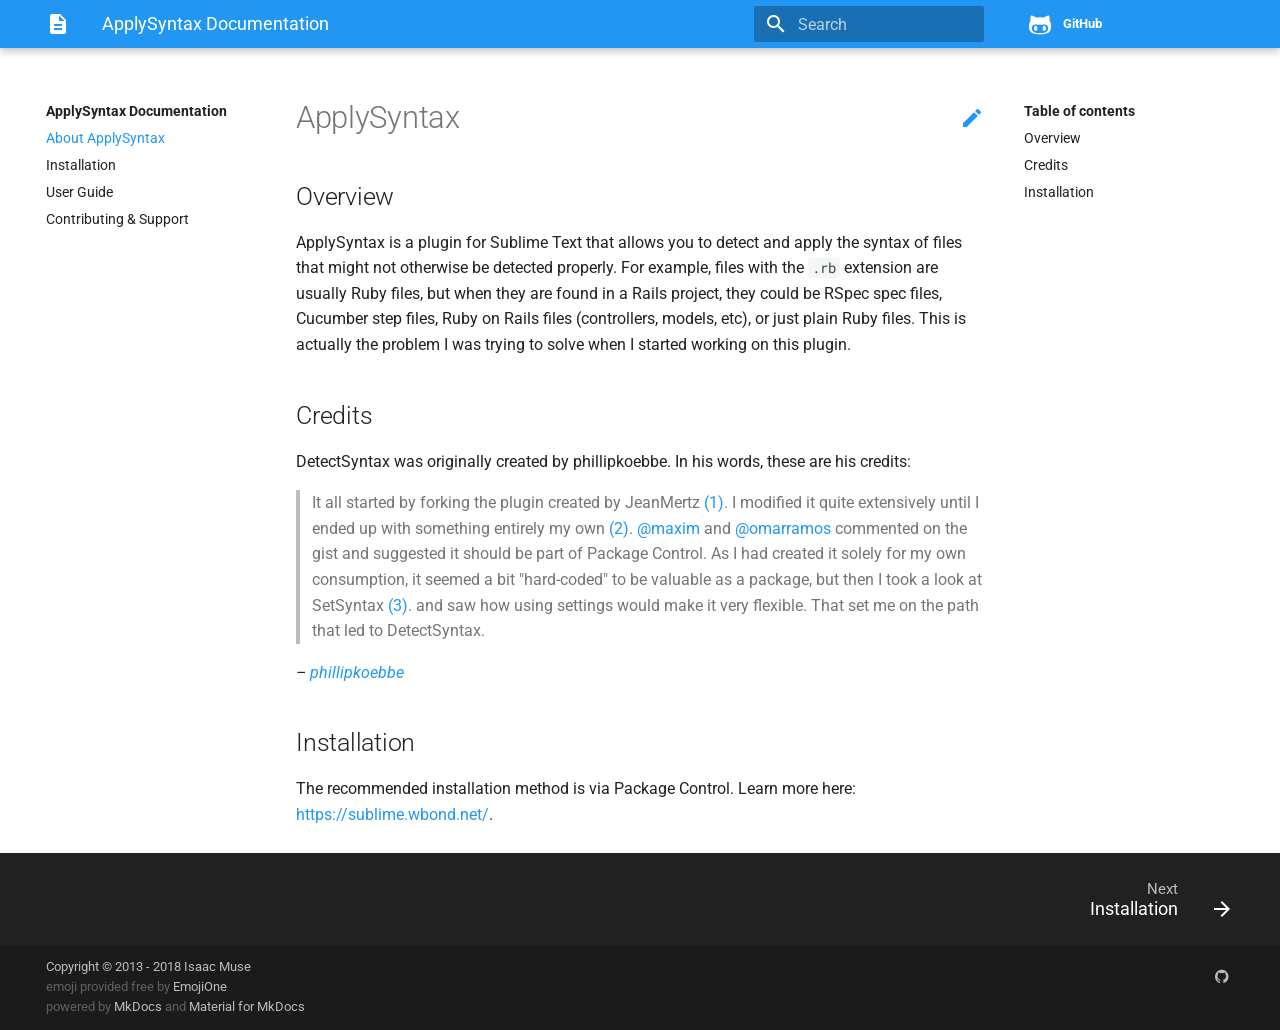
<file: index.html>
<!DOCTYPE html>
<html lang="en" class="no-js">
  <head>
    
      <meta charset="utf-8">
      <meta name="viewport" content="width=device-width,initial-scale=1">
      <meta http-equiv="x-ua-compatible" content="ie=edge">
      
        <meta name="description" content="Syntax detector for Sublime Text.">
      
      
        <link rel="canonical" href="https://facelessuser.github.io/ApplySyntax/">
      
      
      
        <meta name="lang:clipboard.copy" content="Copy to clipboard">
      
        <meta name="lang:clipboard.copied" content="Copied to clipboard">
      
        <meta name="lang:search.language" content="en">
      
        <meta name="lang:search.pipeline.stopwords" content="True">
      
        <meta name="lang:search.pipeline.trimmer" content="True">
      
        <meta name="lang:search.result.none" content="No matching documents">
      
        <meta name="lang:search.result.one" content="1 matching document">
      
        <meta name="lang:search.result.other" content="# matching documents">
      
        <meta name="lang:search.tokenizer" content="[\s\-]+">
      
      <link rel="shortcut icon" href="assets/images/favicon.png">
      <meta name="generator" content="mkdocs-1.0.4, mkdocs-material-3.0.6">
    
    
      
        <title>ApplySyntax Documentation</title>
      
    
    
      <link rel="stylesheet" href="assets/stylesheets/application.451f80e5.css">
      
        <link rel="stylesheet" href="assets/stylesheets/application-palette.22915126.css">
      
      
        
        
        <meta name="theme-color" content="#2196f3">
      
    
    
      <script src="assets/javascripts/modernizr.1aa3b519.js"></script>
    
    
      
        <link href="https://fonts.gstatic.com" rel="preconnect" crossorigin>
        <link rel="stylesheet" href="https://fonts.googleapis.com/css?family=Roboto:300,400,400i,700|Roboto+Mono">
        <style>body,input{font-family:"Roboto","Helvetica Neue",Helvetica,Arial,sans-serif}code,kbd,pre{font-family:"Roboto Mono","Courier New",Courier,monospace}</style>
      
    
    <link rel="stylesheet" href="assets/fonts/material-icons.css">
    
      <link rel="stylesheet" href="extra-06017885a7.css">
    
    
  </head>
  
    
    
    <body dir="ltr" data-md-color-primary="blue" data-md-color-accent="blue">
  
    <svg class="md-svg">
      <defs>
        
        
          <svg xmlns="http://www.w3.org/2000/svg" width="416" height="448"
    viewBox="0 0 416 448" id="__github">
  <path fill="currentColor" d="M160 304q0 10-3.125 20.5t-10.75 19-18.125
        8.5-18.125-8.5-10.75-19-3.125-20.5 3.125-20.5 10.75-19 18.125-8.5
        18.125 8.5 10.75 19 3.125 20.5zM320 304q0 10-3.125 20.5t-10.75
        19-18.125 8.5-18.125-8.5-10.75-19-3.125-20.5 3.125-20.5 10.75-19
        18.125-8.5 18.125 8.5 10.75 19 3.125 20.5zM360
        304q0-30-17.25-51t-46.75-21q-10.25 0-48.75 5.25-17.75 2.75-39.25
        2.75t-39.25-2.75q-38-5.25-48.75-5.25-29.5 0-46.75 21t-17.25 51q0 22 8
        38.375t20.25 25.75 30.5 15 35 7.375 37.25 1.75h42q20.5 0
        37.25-1.75t35-7.375 30.5-15 20.25-25.75 8-38.375zM416 260q0 51.75-15.25
        82.75-9.5 19.25-26.375 33.25t-35.25 21.5-42.5 11.875-42.875 5.5-41.75
        1.125q-19.5 0-35.5-0.75t-36.875-3.125-38.125-7.5-34.25-12.875-30.25-20.25-21.5-28.75q-15.5-30.75-15.5-82.75
        0-59.25 34-99-6.75-20.5-6.75-42.5 0-29 12.75-54.5 27 0 47.5 9.875t47.25
        30.875q36.75-8.75 77.25-8.75 37 0 70 8 26.25-20.5
        46.75-30.25t47.25-9.75q12.75 25.5 12.75 54.5 0 21.75-6.75 42 34 40 34
        99.5z" />
</svg>
        
      </defs>
    </svg>
    <input class="md-toggle" data-md-toggle="drawer" type="checkbox" id="__drawer" autocomplete="off">
    <input class="md-toggle" data-md-toggle="search" type="checkbox" id="__search" autocomplete="off">
    <label class="md-overlay" data-md-component="overlay" for="__drawer"></label>
    
      <a href="#applysyntax" tabindex="1" class="md-skip">
        Skip to content
      </a>
    
    
      <header class="md-header" data-md-component="header">
  <nav class="md-header-nav md-grid">
    <div class="md-flex">
      <div class="md-flex__cell md-flex__cell--shrink">
        <a href="https://facelessuser.github.io/ApplySyntax" title="ApplySyntax Documentation" class="md-header-nav__button md-logo">
          
            <i class="md-icon">description</i>
          
        </a>
      </div>
      <div class="md-flex__cell md-flex__cell--shrink">
        <label class="md-icon md-icon--menu md-header-nav__button" for="__drawer"></label>
      </div>
      <div class="md-flex__cell md-flex__cell--stretch">
        <div class="md-flex__ellipsis md-header-nav__title" data-md-component="title">
          
            
              <span class="md-header-nav__topic">
                ApplySyntax Documentation
              </span>
              <span class="md-header-nav__topic">
                About ApplySyntax
              </span>
            
          
        </div>
      </div>
      <div class="md-flex__cell md-flex__cell--shrink">
        
          
            <label class="md-icon md-icon--search md-header-nav__button" for="__search"></label>
            
<div class="md-search" data-md-component="search" role="dialog">
  <label class="md-search__overlay" for="__search"></label>
  <div class="md-search__inner" role="search">
    <form class="md-search__form" name="search">
      <input type="text" class="md-search__input" name="query" placeholder="Search" autocapitalize="off" autocorrect="off" autocomplete="off" spellcheck="false" data-md-component="query" data-md-state="active">
      <label class="md-icon md-search__icon" for="__search"></label>
      <button type="reset" class="md-icon md-search__icon" data-md-component="reset" tabindex="-1">
        &#xE5CD;
      </button>
    </form>
    <div class="md-search__output">
      <div class="md-search__scrollwrap" data-md-scrollfix>
        <div class="md-search-result" data-md-component="result">
          <div class="md-search-result__meta">
            Type to start searching
          </div>
          <ol class="md-search-result__list"></ol>
        </div>
      </div>
    </div>
  </div>
</div>
          
        
      </div>
      
        <div class="md-flex__cell md-flex__cell--shrink">
          <div class="md-header-nav__source">
            


  


  <a href="https://github.com/facelessuser/ApplySyntax/" title="Go to repository" class="md-source" data-md-source="github">
    
      <div class="md-source__icon">
        <svg viewBox="0 0 24 24" width="24" height="24">
          <use xlink:href="#__github" width="24" height="24"></use>
        </svg>
      </div>
    
    <div class="md-source__repository">
      GitHub
    </div>
  </a>

          </div>
        </div>
      
    </div>
  </nav>
</header>
    
    <div class="md-container">
      
        
      
      
      <main class="md-main">
        <div class="md-main__inner md-grid" data-md-component="container">
          
            
              <div class="md-sidebar md-sidebar--primary" data-md-component="navigation">
                <div class="md-sidebar__scrollwrap">
                  <div class="md-sidebar__inner">
                    <nav class="md-nav md-nav--primary" data-md-level="0">
  <label class="md-nav__title md-nav__title--site" for="__drawer">
    <a href="https://facelessuser.github.io/ApplySyntax" title="ApplySyntax Documentation" class="md-nav__button md-logo">
      
        <i class="md-icon">description</i>
      
    </a>
    ApplySyntax Documentation
  </label>
  
    <div class="md-nav__source">
      


  


  <a href="https://github.com/facelessuser/ApplySyntax/" title="Go to repository" class="md-source" data-md-source="github">
    
      <div class="md-source__icon">
        <svg viewBox="0 0 24 24" width="24" height="24">
          <use xlink:href="#__github" width="24" height="24"></use>
        </svg>
      </div>
    
    <div class="md-source__repository">
      GitHub
    </div>
  </a>

    </div>
  
  <ul class="md-nav__list" data-md-scrollfix>
    
      
      
      

  


  <li class="md-nav__item md-nav__item--active">
    
    <input class="md-toggle md-nav__toggle" data-md-toggle="toc" type="checkbox" id="__toc">
    
      
    
    
      <label class="md-nav__link md-nav__link--active" for="__toc">
        About ApplySyntax
      </label>
    
    <a href="." title="About ApplySyntax" class="md-nav__link md-nav__link--active">
      About ApplySyntax
    </a>
    
      
<nav class="md-nav md-nav--secondary">
  
  
    
  
  
    <label class="md-nav__title" for="__toc">Table of contents</label>
    <ul class="md-nav__list" data-md-scrollfix>
      
        <li class="md-nav__item">
  <a href="#overview" title="Overview" class="md-nav__link">
    Overview
  </a>
  
</li>
      
        <li class="md-nav__item">
  <a href="#credits" title="Credits" class="md-nav__link">
    Credits
  </a>
  
</li>
      
        <li class="md-nav__item">
  <a href="#installation" title="Installation" class="md-nav__link">
    Installation
  </a>
  
</li>
      
      
      
      
      
    </ul>
  
</nav>
    
  </li>

    
      
      
      


  <li class="md-nav__item">
    <a href="installation/" title="Installation" class="md-nav__link">
      Installation
    </a>
  </li>

    
      
      
      


  <li class="md-nav__item">
    <a href="usage/" title="User Guide" class="md-nav__link">
      User Guide
    </a>
  </li>

    
      
      
      


  <li class="md-nav__item">
    <a href="contributing/" title="Contributing &amp; Support" class="md-nav__link">
      Contributing &amp; Support
    </a>
  </li>

    
  </ul>
</nav>
                  </div>
                </div>
              </div>
            
            
              <div class="md-sidebar md-sidebar--secondary" data-md-component="toc">
                <div class="md-sidebar__scrollwrap">
                  <div class="md-sidebar__inner">
                    
<nav class="md-nav md-nav--secondary">
  
  
    
  
  
    <label class="md-nav__title" for="__toc">Table of contents</label>
    <ul class="md-nav__list" data-md-scrollfix>
      
        <li class="md-nav__item">
  <a href="#overview" title="Overview" class="md-nav__link">
    Overview
  </a>
  
</li>
      
        <li class="md-nav__item">
  <a href="#credits" title="Credits" class="md-nav__link">
    Credits
  </a>
  
</li>
      
        <li class="md-nav__item">
  <a href="#installation" title="Installation" class="md-nav__link">
    Installation
  </a>
  
</li>
      
      
      
      
      
    </ul>
  
</nav>
                  </div>
                </div>
              </div>
            
          
          <div class="md-content">
            <article class="md-content__inner md-typeset">
              
                
                  <a href="https://github.com/facelessuser/ApplySyntax/tree/master/docs/src/markdown/index.md" title="Edit this page" class="md-icon md-content__icon">&#xE3C9;</a>
                
                
                <h1 id="applysyntax">ApplySyntax<a class="headerlink" href="#applysyntax" title="Permanent link"></a></h1>
<h2 id="overview">Overview<a class="headerlink" href="#overview" title="Permanent link"></a></h2>
<p>ApplySyntax is a plugin for Sublime Text that allows you to detect and apply the syntax of files that might not otherwise be detected properly. For example, files with the <code>.rb</code> extension are usually Ruby files, but when they are found in a Rails project, they could be RSpec spec files, Cucumber step files, Ruby on Rails files (controllers, models, etc), or just plain Ruby files. This is actually the problem I was trying to solve when I started working on this plugin.</p>
<h2 id="credits">Credits<a class="headerlink" href="#credits" title="Permanent link"></a></h2>
<p>DetectSyntax was originally created by phillipkoebbe.  In his words, these are his credits:</p>
<blockquote>
<p>It all started by forking the plugin created by JeanMertz <a href="https://gist.github.com/925008">(1)</a>. I modified it quite extensively until I ended up with something entirely my own <a href="https://gist.github.com/1497794">(2)</a>. <a class="magiclink magiclink-github magiclink-mention" href="https://github.com/maxim" title="GitHub User: maxim">@maxim</a> and <a class="magiclink magiclink-github magiclink-mention" href="https://github.com/omarramos" title="GitHub User: omarramos">@omarramos</a> commented on the gist and suggested it should be part of Package Control. As I had created it solely for my own consumption, it seemed a bit "hard-coded" to be valuable as a package, but then I took a look at SetSyntax <a href="https://github.com/aparajita/SetSyntax">(3)</a>. and saw how using settings would make it very flexible. That set me on the path that led to DetectSyntax.</p>
</blockquote>
<p><cite class="quote">&ndash; <a href="https://github.com/phillipkoebbe">phillipkoebbe</a></cite></p>
<h2 id="installation">Installation<a class="headerlink" href="#installation" title="Permanent link"></a></h2>
<p>The recommended installation method is via Package Control.  Learn more here: <a href="https://sublime.wbond.net/">https://sublime.wbond.net/</a>.</p>
                
                  
                
              
              
                


              
            </article>
          </div>
        </div>
      </main>
      
        
<footer class="md-footer">
  
    <div class="md-footer-nav">
      <nav class="md-footer-nav__inner md-grid">
        
        
          <a href="installation/" title="Installation" class="md-flex md-footer-nav__link md-footer-nav__link--next" rel="next">
            <div class="md-flex__cell md-flex__cell--stretch md-footer-nav__title">
              <span class="md-flex__ellipsis">
                <span class="md-footer-nav__direction">
                  Next
                </span>
                Installation
              </span>
            </div>
            <div class="md-flex__cell md-flex__cell--shrink">
              <i class="md-icon md-icon--arrow-forward md-footer-nav__button"></i>
            </div>
          </a>
        
      </nav>
    </div>
  
  <div class="md-footer-meta md-typeset">
    <div class="md-footer-meta__inner md-grid">
      <div class="md-footer-copyright">
        
          <div class="md-footer-copyright__highlight">
            Copyright &copy; 2013 - 2018 <a href="https://github.com/facelessuser">Isaac Muse</a>
<br><span class="md-footer-custom-text">emoji provided free by </span><a href="http://www.emojione.com">EmojiOne</a>

          </div>
        
        powered by
        <a href="https://www.mkdocs.org">MkDocs</a>
        and
        <a href="https://squidfunk.github.io/mkdocs-material/">
          Material for MkDocs</a>
      </div>
      
        
  <div class="md-footer-social">
    <link rel="stylesheet" href="assets/fonts/font-awesome.css">
    
      <a href="https://github.com/facelessuser" class="md-footer-social__link fa fa-github"></a>
    
  </div>

      
    </div>
  </div>
</footer>
      
    </div>
    
      <script src="assets/javascripts/application.5e60981f.js"></script>
      
      <script>app.initialize({version:"1.0.4",url:{base:"."}})</script>
      
        <script src="extra-0b9b22dd13.js"></script>
      
    
    
      
    
  </body>
</html>
</file>
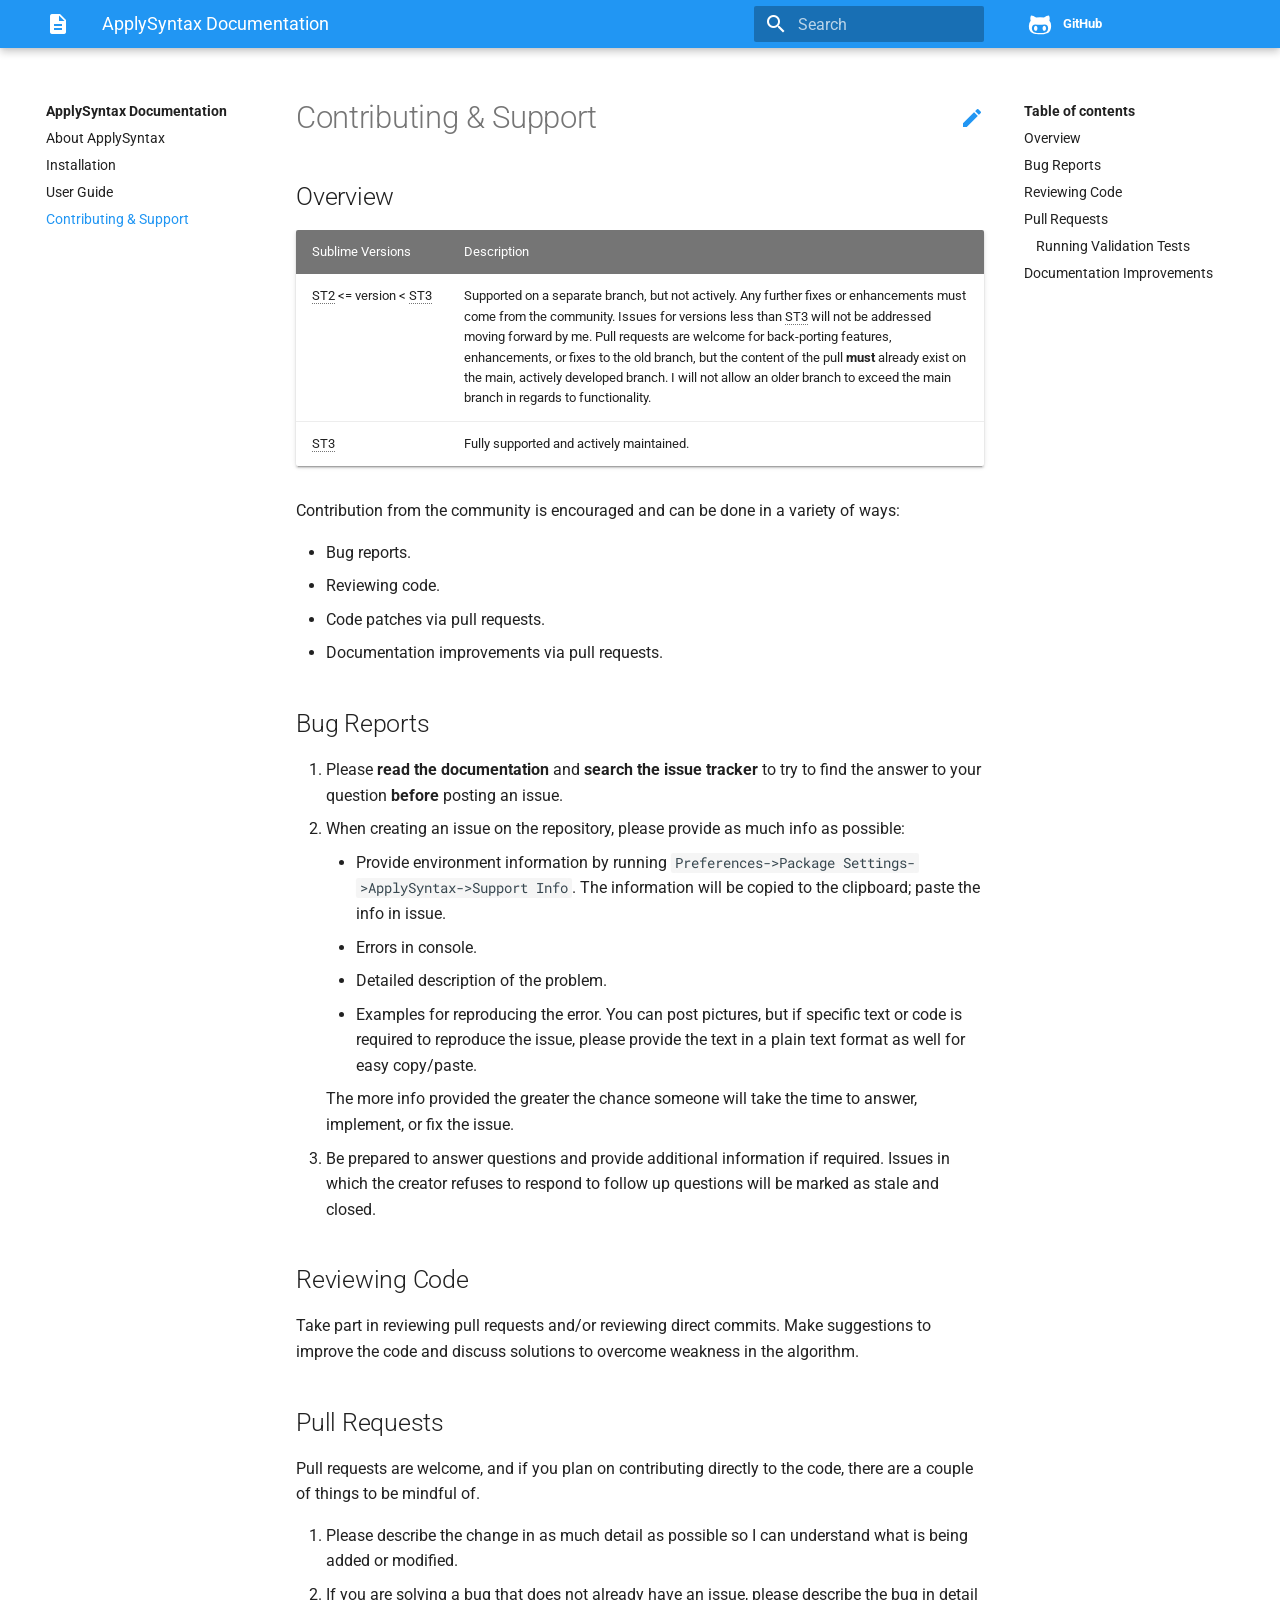
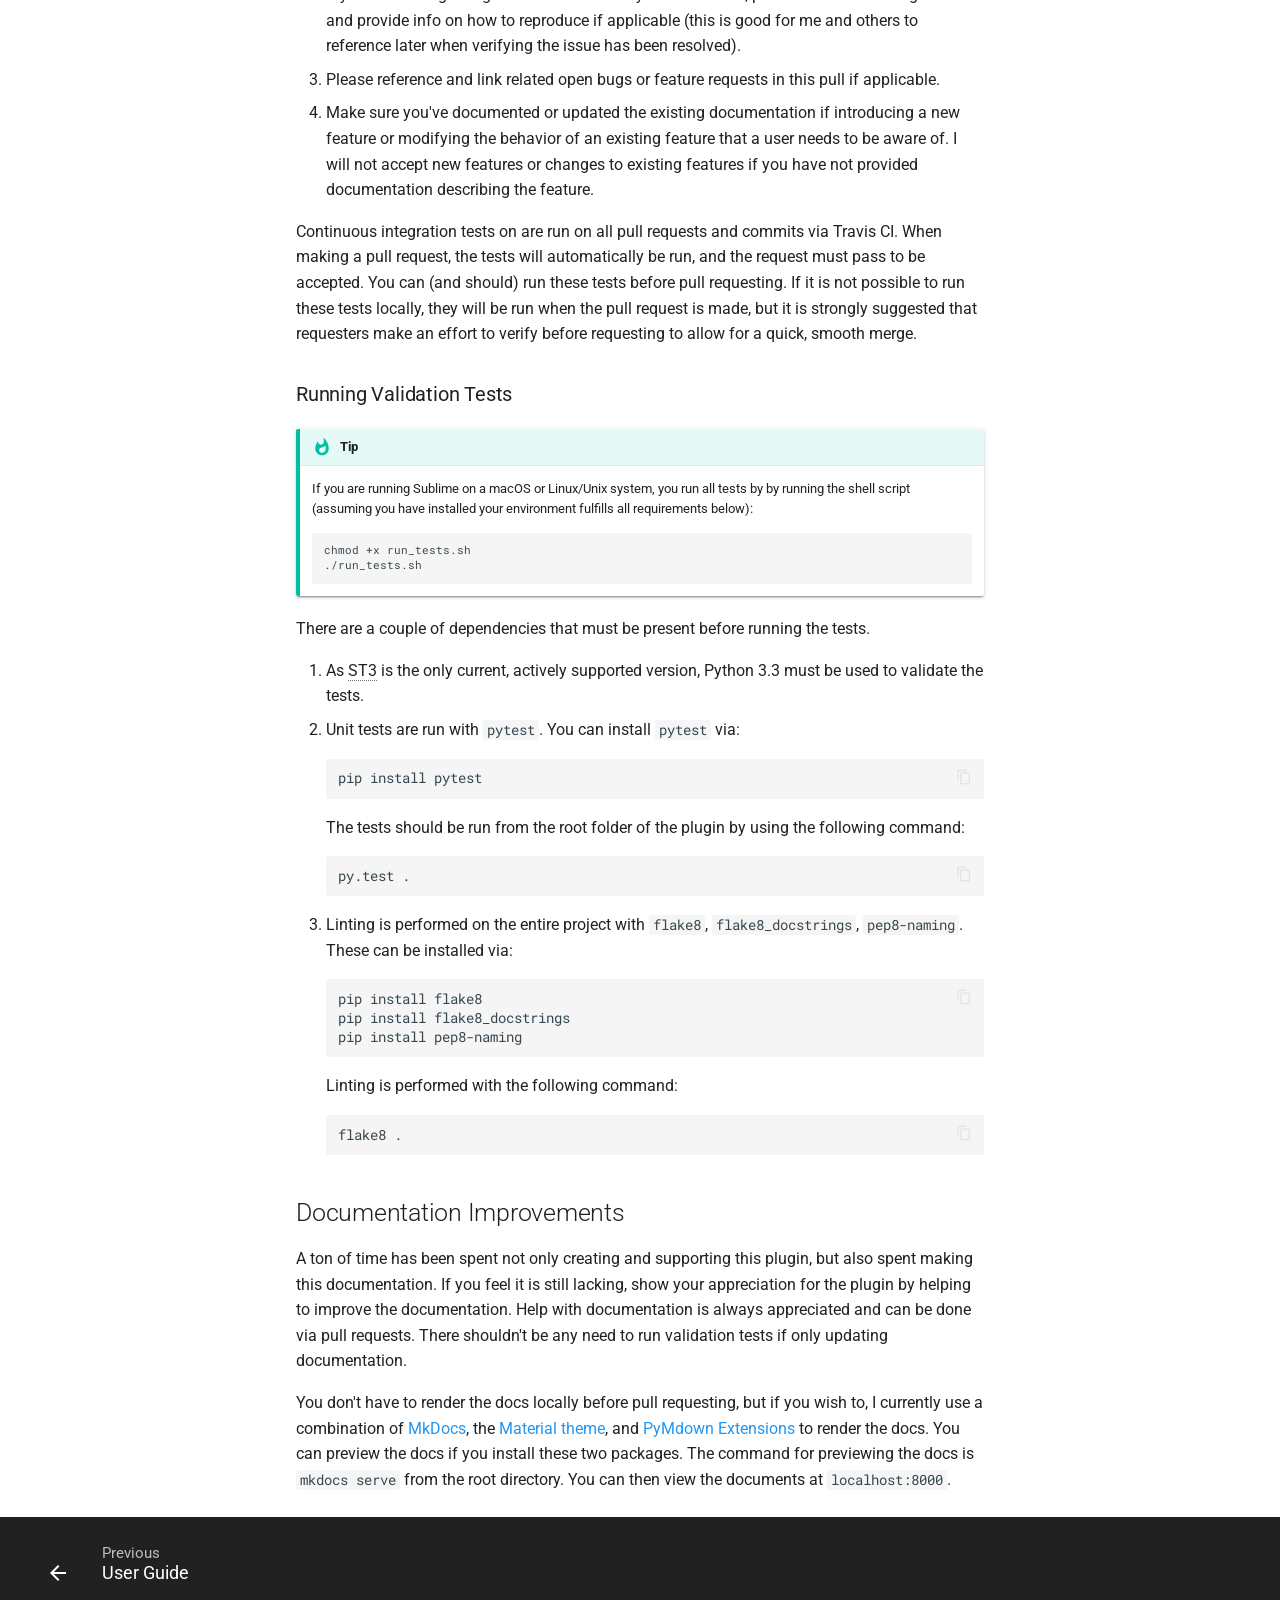
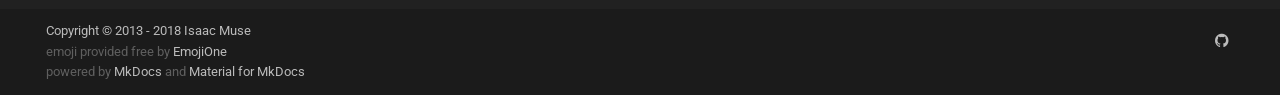
<file: contributing/index.html>
<!DOCTYPE html>
<html lang="en" class="no-js">
  <head>
    
      <meta charset="utf-8">
      <meta name="viewport" content="width=device-width,initial-scale=1">
      <meta http-equiv="x-ua-compatible" content="ie=edge">
      
        <meta name="description" content="Syntax detector for Sublime Text.">
      
      
        <link rel="canonical" href="https://facelessuser.github.io/ApplySyntax/contributing/">
      
      
      
        <meta name="lang:clipboard.copy" content="Copy to clipboard">
      
        <meta name="lang:clipboard.copied" content="Copied to clipboard">
      
        <meta name="lang:search.language" content="en">
      
        <meta name="lang:search.pipeline.stopwords" content="True">
      
        <meta name="lang:search.pipeline.trimmer" content="True">
      
        <meta name="lang:search.result.none" content="No matching documents">
      
        <meta name="lang:search.result.one" content="1 matching document">
      
        <meta name="lang:search.result.other" content="# matching documents">
      
        <meta name="lang:search.tokenizer" content="[\s\-]+">
      
      <link rel="shortcut icon" href="../assets/images/favicon.png">
      <meta name="generator" content="mkdocs-1.0.4, mkdocs-material-3.0.6">
    
    
      
        <title>Contributing &amp; Support - ApplySyntax Documentation</title>
      
    
    
      <link rel="stylesheet" href="../assets/stylesheets/application.451f80e5.css">
      
        <link rel="stylesheet" href="../assets/stylesheets/application-palette.22915126.css">
      
      
        
        
        <meta name="theme-color" content="#2196f3">
      
    
    
      <script src="../assets/javascripts/modernizr.1aa3b519.js"></script>
    
    
      
        <link href="https://fonts.gstatic.com" rel="preconnect" crossorigin>
        <link rel="stylesheet" href="https://fonts.googleapis.com/css?family=Roboto:300,400,400i,700|Roboto+Mono">
        <style>body,input{font-family:"Roboto","Helvetica Neue",Helvetica,Arial,sans-serif}code,kbd,pre{font-family:"Roboto Mono","Courier New",Courier,monospace}</style>
      
    
    <link rel="stylesheet" href="../assets/fonts/material-icons.css">
    
      <link rel="stylesheet" href="../extra-06017885a7.css">
    
    
  </head>
  
    
    
    <body dir="ltr" data-md-color-primary="blue" data-md-color-accent="blue">
  
    <svg class="md-svg">
      <defs>
        
        
          <svg xmlns="http://www.w3.org/2000/svg" width="416" height="448"
    viewBox="0 0 416 448" id="__github">
  <path fill="currentColor" d="M160 304q0 10-3.125 20.5t-10.75 19-18.125
        8.5-18.125-8.5-10.75-19-3.125-20.5 3.125-20.5 10.75-19 18.125-8.5
        18.125 8.5 10.75 19 3.125 20.5zM320 304q0 10-3.125 20.5t-10.75
        19-18.125 8.5-18.125-8.5-10.75-19-3.125-20.5 3.125-20.5 10.75-19
        18.125-8.5 18.125 8.5 10.75 19 3.125 20.5zM360
        304q0-30-17.25-51t-46.75-21q-10.25 0-48.75 5.25-17.75 2.75-39.25
        2.75t-39.25-2.75q-38-5.25-48.75-5.25-29.5 0-46.75 21t-17.25 51q0 22 8
        38.375t20.25 25.75 30.5 15 35 7.375 37.25 1.75h42q20.5 0
        37.25-1.75t35-7.375 30.5-15 20.25-25.75 8-38.375zM416 260q0 51.75-15.25
        82.75-9.5 19.25-26.375 33.25t-35.25 21.5-42.5 11.875-42.875 5.5-41.75
        1.125q-19.5 0-35.5-0.75t-36.875-3.125-38.125-7.5-34.25-12.875-30.25-20.25-21.5-28.75q-15.5-30.75-15.5-82.75
        0-59.25 34-99-6.75-20.5-6.75-42.5 0-29 12.75-54.5 27 0 47.5 9.875t47.25
        30.875q36.75-8.75 77.25-8.75 37 0 70 8 26.25-20.5
        46.75-30.25t47.25-9.75q12.75 25.5 12.75 54.5 0 21.75-6.75 42 34 40 34
        99.5z" />
</svg>
        
      </defs>
    </svg>
    <input class="md-toggle" data-md-toggle="drawer" type="checkbox" id="__drawer" autocomplete="off">
    <input class="md-toggle" data-md-toggle="search" type="checkbox" id="__search" autocomplete="off">
    <label class="md-overlay" data-md-component="overlay" for="__drawer"></label>
    
      <a href="#contributing--support" tabindex="1" class="md-skip">
        Skip to content
      </a>
    
    
      <header class="md-header" data-md-component="header">
  <nav class="md-header-nav md-grid">
    <div class="md-flex">
      <div class="md-flex__cell md-flex__cell--shrink">
        <a href="https://facelessuser.github.io/ApplySyntax" title="ApplySyntax Documentation" class="md-header-nav__button md-logo">
          
            <i class="md-icon">description</i>
          
        </a>
      </div>
      <div class="md-flex__cell md-flex__cell--shrink">
        <label class="md-icon md-icon--menu md-header-nav__button" for="__drawer"></label>
      </div>
      <div class="md-flex__cell md-flex__cell--stretch">
        <div class="md-flex__ellipsis md-header-nav__title" data-md-component="title">
          
            
              <span class="md-header-nav__topic">
                ApplySyntax Documentation
              </span>
              <span class="md-header-nav__topic">
                Contributing &amp; Support
              </span>
            
          
        </div>
      </div>
      <div class="md-flex__cell md-flex__cell--shrink">
        
          
            <label class="md-icon md-icon--search md-header-nav__button" for="__search"></label>
            
<div class="md-search" data-md-component="search" role="dialog">
  <label class="md-search__overlay" for="__search"></label>
  <div class="md-search__inner" role="search">
    <form class="md-search__form" name="search">
      <input type="text" class="md-search__input" name="query" placeholder="Search" autocapitalize="off" autocorrect="off" autocomplete="off" spellcheck="false" data-md-component="query" data-md-state="active">
      <label class="md-icon md-search__icon" for="__search"></label>
      <button type="reset" class="md-icon md-search__icon" data-md-component="reset" tabindex="-1">
        &#xE5CD;
      </button>
    </form>
    <div class="md-search__output">
      <div class="md-search__scrollwrap" data-md-scrollfix>
        <div class="md-search-result" data-md-component="result">
          <div class="md-search-result__meta">
            Type to start searching
          </div>
          <ol class="md-search-result__list"></ol>
        </div>
      </div>
    </div>
  </div>
</div>
          
        
      </div>
      
        <div class="md-flex__cell md-flex__cell--shrink">
          <div class="md-header-nav__source">
            


  


  <a href="https://github.com/facelessuser/ApplySyntax/" title="Go to repository" class="md-source" data-md-source="github">
    
      <div class="md-source__icon">
        <svg viewBox="0 0 24 24" width="24" height="24">
          <use xlink:href="#__github" width="24" height="24"></use>
        </svg>
      </div>
    
    <div class="md-source__repository">
      GitHub
    </div>
  </a>

          </div>
        </div>
      
    </div>
  </nav>
</header>
    
    <div class="md-container">
      
        
      
      
      <main class="md-main">
        <div class="md-main__inner md-grid" data-md-component="container">
          
            
              <div class="md-sidebar md-sidebar--primary" data-md-component="navigation">
                <div class="md-sidebar__scrollwrap">
                  <div class="md-sidebar__inner">
                    <nav class="md-nav md-nav--primary" data-md-level="0">
  <label class="md-nav__title md-nav__title--site" for="__drawer">
    <a href="https://facelessuser.github.io/ApplySyntax" title="ApplySyntax Documentation" class="md-nav__button md-logo">
      
        <i class="md-icon">description</i>
      
    </a>
    ApplySyntax Documentation
  </label>
  
    <div class="md-nav__source">
      


  


  <a href="https://github.com/facelessuser/ApplySyntax/" title="Go to repository" class="md-source" data-md-source="github">
    
      <div class="md-source__icon">
        <svg viewBox="0 0 24 24" width="24" height="24">
          <use xlink:href="#__github" width="24" height="24"></use>
        </svg>
      </div>
    
    <div class="md-source__repository">
      GitHub
    </div>
  </a>

    </div>
  
  <ul class="md-nav__list" data-md-scrollfix>
    
      
      
      


  <li class="md-nav__item">
    <a href=".." title="About ApplySyntax" class="md-nav__link">
      About ApplySyntax
    </a>
  </li>

    
      
      
      


  <li class="md-nav__item">
    <a href="../installation/" title="Installation" class="md-nav__link">
      Installation
    </a>
  </li>

    
      
      
      


  <li class="md-nav__item">
    <a href="../usage/" title="User Guide" class="md-nav__link">
      User Guide
    </a>
  </li>

    
      
      
      

  


  <li class="md-nav__item md-nav__item--active">
    
    <input class="md-toggle md-nav__toggle" data-md-toggle="toc" type="checkbox" id="__toc">
    
      
    
    
      <label class="md-nav__link md-nav__link--active" for="__toc">
        Contributing &amp; Support
      </label>
    
    <a href="./" title="Contributing &amp; Support" class="md-nav__link md-nav__link--active">
      Contributing &amp; Support
    </a>
    
      
<nav class="md-nav md-nav--secondary">
  
  
    
  
  
    <label class="md-nav__title" for="__toc">Table of contents</label>
    <ul class="md-nav__list" data-md-scrollfix>
      
        <li class="md-nav__item">
  <a href="#overview" title="Overview" class="md-nav__link">
    Overview
  </a>
  
</li>
      
        <li class="md-nav__item">
  <a href="#bug-reports" title="Bug Reports" class="md-nav__link">
    Bug Reports
  </a>
  
</li>
      
        <li class="md-nav__item">
  <a href="#reviewing-code" title="Reviewing Code" class="md-nav__link">
    Reviewing Code
  </a>
  
</li>
      
        <li class="md-nav__item">
  <a href="#pull-requests" title="Pull Requests" class="md-nav__link">
    Pull Requests
  </a>
  
    <nav class="md-nav">
      <ul class="md-nav__list">
        
          <li class="md-nav__item">
  <a href="#running-validation-tests" title="Running Validation Tests" class="md-nav__link">
    Running Validation Tests
  </a>
  
</li>
        
      </ul>
    </nav>
  
</li>
      
        <li class="md-nav__item">
  <a href="#documentation-improvements" title="Documentation Improvements" class="md-nav__link">
    Documentation Improvements
  </a>
  
</li>
      
      
      
      
      
    </ul>
  
</nav>
    
  </li>

    
  </ul>
</nav>
                  </div>
                </div>
              </div>
            
            
              <div class="md-sidebar md-sidebar--secondary" data-md-component="toc">
                <div class="md-sidebar__scrollwrap">
                  <div class="md-sidebar__inner">
                    
<nav class="md-nav md-nav--secondary">
  
  
    
  
  
    <label class="md-nav__title" for="__toc">Table of contents</label>
    <ul class="md-nav__list" data-md-scrollfix>
      
        <li class="md-nav__item">
  <a href="#overview" title="Overview" class="md-nav__link">
    Overview
  </a>
  
</li>
      
        <li class="md-nav__item">
  <a href="#bug-reports" title="Bug Reports" class="md-nav__link">
    Bug Reports
  </a>
  
</li>
      
        <li class="md-nav__item">
  <a href="#reviewing-code" title="Reviewing Code" class="md-nav__link">
    Reviewing Code
  </a>
  
</li>
      
        <li class="md-nav__item">
  <a href="#pull-requests" title="Pull Requests" class="md-nav__link">
    Pull Requests
  </a>
  
    <nav class="md-nav">
      <ul class="md-nav__list">
        
          <li class="md-nav__item">
  <a href="#running-validation-tests" title="Running Validation Tests" class="md-nav__link">
    Running Validation Tests
  </a>
  
</li>
        
      </ul>
    </nav>
  
</li>
      
        <li class="md-nav__item">
  <a href="#documentation-improvements" title="Documentation Improvements" class="md-nav__link">
    Documentation Improvements
  </a>
  
</li>
      
      
      
      
      
    </ul>
  
</nav>
                  </div>
                </div>
              </div>
            
          
          <div class="md-content">
            <article class="md-content__inner md-typeset">
              
                
                  <a href="https://github.com/facelessuser/ApplySyntax/tree/master/docs/src/markdown/contributing.md" title="Edit this page" class="md-icon md-content__icon">&#xE3C9;</a>
                
                
                <h1 id="contributing--support">Contributing &amp; Support<a class="headerlink" href="#contributing--support" title="Permanent link"></a></h1>
<h2 id="overview">Overview<a class="headerlink" href="#overview" title="Permanent link"></a></h2>
<table>
<thead>
<tr>
<th>Sublime Versions</th>
<th>Description</th>
</tr>
</thead>
<tbody>
<tr>
<td><abbr title="Sublime Text 2">ST2</abbr>&nbsp;&lt;=&nbsp;version&nbsp;&lt;&nbsp;<abbr title="Sublime Text 3">ST3</abbr></td>
<td>Supported on a separate branch, but not actively.  Any further fixes or enhancements must come from the community.  Issues for versions less than <abbr title="Sublime Text 3">ST3</abbr> will not be addressed moving forward by me.  Pull requests are welcome for back-porting features, enhancements, or fixes to the old branch, but the content of the pull <strong>must</strong> already exist on the main, actively developed branch.  I will not allow an older branch to exceed the main branch in regards to functionality.</td>
</tr>
<tr>
<td><abbr title="Sublime Text 3">ST3</abbr></td>
<td>Fully supported and actively maintained.</td>
</tr>
</tbody>
</table>
<p>Contribution from the community is encouraged and can be done in a variety of ways:</p>
<ul>
<li>Bug reports.</li>
<li>Reviewing code.</li>
<li>Code patches via pull requests.</li>
<li>Documentation improvements via pull requests.</li>
</ul>
<h2 id="bug-reports">Bug Reports<a class="headerlink" href="#bug-reports" title="Permanent link"></a></h2>
<ol>
<li>
<p>Please <strong>read the documentation</strong> and <strong>search the issue tracker</strong> to try to find the answer to your question <strong>before</strong> posting an issue.</p>
</li>
<li>
<p>When creating an issue on the repository, please provide as much info as possible:</p>
<ul>
<li>Provide environment information by running <code>Preferences-&gt;Package Settings-&gt;ApplySyntax-&gt;Support Info</code>.  The information will be copied to the clipboard; paste the info in issue.</li>
<li>Errors in console.</li>
<li>Detailed description of the problem.</li>
<li>Examples for reproducing the error.  You can post pictures, but if specific text or code is required to reproduce the issue, please provide the text in a plain text format as well for easy copy/paste.</li>
</ul>
<p>The more info provided the greater the chance someone will take the time to answer, implement, or fix the issue.</p>
</li>
<li>
<p>Be prepared to answer questions and provide additional information if required.  Issues in which the creator refuses to respond to follow up questions will be marked as stale and closed.</p>
</li>
</ol>
<h2 id="reviewing-code">Reviewing Code<a class="headerlink" href="#reviewing-code" title="Permanent link"></a></h2>
<p>Take part in reviewing pull requests and/or reviewing direct commits.  Make suggestions to improve the code and discuss solutions to overcome weakness in the algorithm.</p>
<h2 id="pull-requests">Pull Requests<a class="headerlink" href="#pull-requests" title="Permanent link"></a></h2>
<p>Pull requests are welcome, and if you plan on contributing directly to the code, there are a couple of things to be mindful of.</p>
<ol>
<li>
<p>Please describe the change in as much detail as possible so I can understand what is being added or modified.</p>
</li>
<li>
<p>If you are solving a bug that does not already have an issue, please describe the bug in detail and provide info on how to reproduce if applicable (this is good for me and others to reference later when verifying the issue has been resolved).</p>
</li>
<li>
<p>Please reference and link related open bugs or feature requests in this pull if applicable.</p>
</li>
<li>
<p>Make sure you've documented or updated the existing documentation if introducing a new feature or modifying the behavior of an existing feature that a user needs to be aware of.  I will not accept new features or changes to existing features if you have not provided documentation describing the feature.</p>
</li>
</ol>
<p>Continuous integration tests on are run on all pull requests and commits via Travis CI.  When making a pull request, the tests will automatically be run, and the request must pass to be accepted.  You can (and should) run these tests before pull requesting.  If it is not possible to run these tests locally, they will be run when the pull request is made, but it is strongly suggested that requesters make an effort to verify before requesting to allow for a quick, smooth merge.</p>
<h3 id="running-validation-tests">Running Validation Tests<a class="headerlink" href="#running-validation-tests" title="Permanent link"></a></h3>
<div class="admonition tip">
<p class="admonition-title">Tip</p>
<p>If you are running Sublime on a macOS or Linux/Unix system, you run all tests by by running the shell script (assuming you have installed your environment fulfills all requirements below):</p>
<div class="codehilite"><pre><span></span>chmod +x run_tests.sh
./run_tests.sh
</pre></div>

</div>
<p>There are a couple of dependencies that must be present before running the tests.</p>
<ol>
<li>
<p>As <abbr title="Sublime Text 3">ST3</abbr> is the only current, actively supported version, Python 3.3 must be used to validate the tests.</p>
</li>
<li>
<p>Unit tests are run with <code>pytest</code>.  You can install <code>pytest</code> via:</p>
<div class="codehilite"><pre><span></span>pip install pytest
</pre></div>

<p>The tests should be run from the root folder of the plugin by using the following command:</p>
<div class="codehilite"><pre><span></span>py.test .
</pre></div>

</li>
<li>
<p>Linting is performed on the entire project with <code>flake8</code>, <code>flake8_docstrings</code>, <code>pep8-naming</code>.  These can be installed via:</p>
<div class="codehilite"><pre><span></span>pip install flake8
pip install flake8_docstrings
pip install pep8-naming
</pre></div>

<p>Linting is performed with the following command:</p>
<div class="codehilite"><pre><span></span>flake8 .
</pre></div>

</li>
</ol>
<h2 id="documentation-improvements">Documentation Improvements<a class="headerlink" href="#documentation-improvements" title="Permanent link"></a></h2>
<p>A ton of time has been spent not only creating and supporting this plugin, but also spent making this documentation.  If you feel it is still lacking, show your appreciation for the plugin by helping to improve the documentation.  Help with documentation is always appreciated and can be done via pull requests.  There shouldn't be any need to run validation tests if only updating documentation.</p>
<p>You don't have to render the docs locally before pull requesting, but if you wish to, I currently use a combination of <a href="http://www.mkdocs.org">MkDocs</a>, the <a href="https://github.com/squidfunk/mkdocs-material">Material theme</a>, and <a href="https://github.com/facelessuser/pymdown-extensions">PyMdown Extensions</a> to render the docs.  You can preview the docs if you install these two packages.  The command for previewing the docs is <code>mkdocs serve</code> from the root directory. You can then view the documents at <code>localhost:8000</code>.</p>
                
                  
                
              
              
                


              
            </article>
          </div>
        </div>
      </main>
      
        
<footer class="md-footer">
  
    <div class="md-footer-nav">
      <nav class="md-footer-nav__inner md-grid">
        
          <a href="../usage/" title="User Guide" class="md-flex md-footer-nav__link md-footer-nav__link--prev" rel="prev">
            <div class="md-flex__cell md-flex__cell--shrink">
              <i class="md-icon md-icon--arrow-back md-footer-nav__button"></i>
            </div>
            <div class="md-flex__cell md-flex__cell--stretch md-footer-nav__title">
              <span class="md-flex__ellipsis">
                <span class="md-footer-nav__direction">
                  Previous
                </span>
                User Guide
              </span>
            </div>
          </a>
        
        
      </nav>
    </div>
  
  <div class="md-footer-meta md-typeset">
    <div class="md-footer-meta__inner md-grid">
      <div class="md-footer-copyright">
        
          <div class="md-footer-copyright__highlight">
            Copyright &copy; 2013 - 2018 <a href="https://github.com/facelessuser">Isaac Muse</a>
<br><span class="md-footer-custom-text">emoji provided free by </span><a href="http://www.emojione.com">EmojiOne</a>

          </div>
        
        powered by
        <a href="https://www.mkdocs.org">MkDocs</a>
        and
        <a href="https://squidfunk.github.io/mkdocs-material/">
          Material for MkDocs</a>
      </div>
      
        
  <div class="md-footer-social">
    <link rel="stylesheet" href="../assets/fonts/font-awesome.css">
    
      <a href="https://github.com/facelessuser" class="md-footer-social__link fa fa-github"></a>
    
  </div>

      
    </div>
  </div>
</footer>
      
    </div>
    
      <script src="../assets/javascripts/application.5e60981f.js"></script>
      
      <script>app.initialize({version:"1.0.4",url:{base:".."}})</script>
      
        <script src="../extra-0b9b22dd13.js"></script>
      
    
    
      
    
  </body>
</html>
</file>
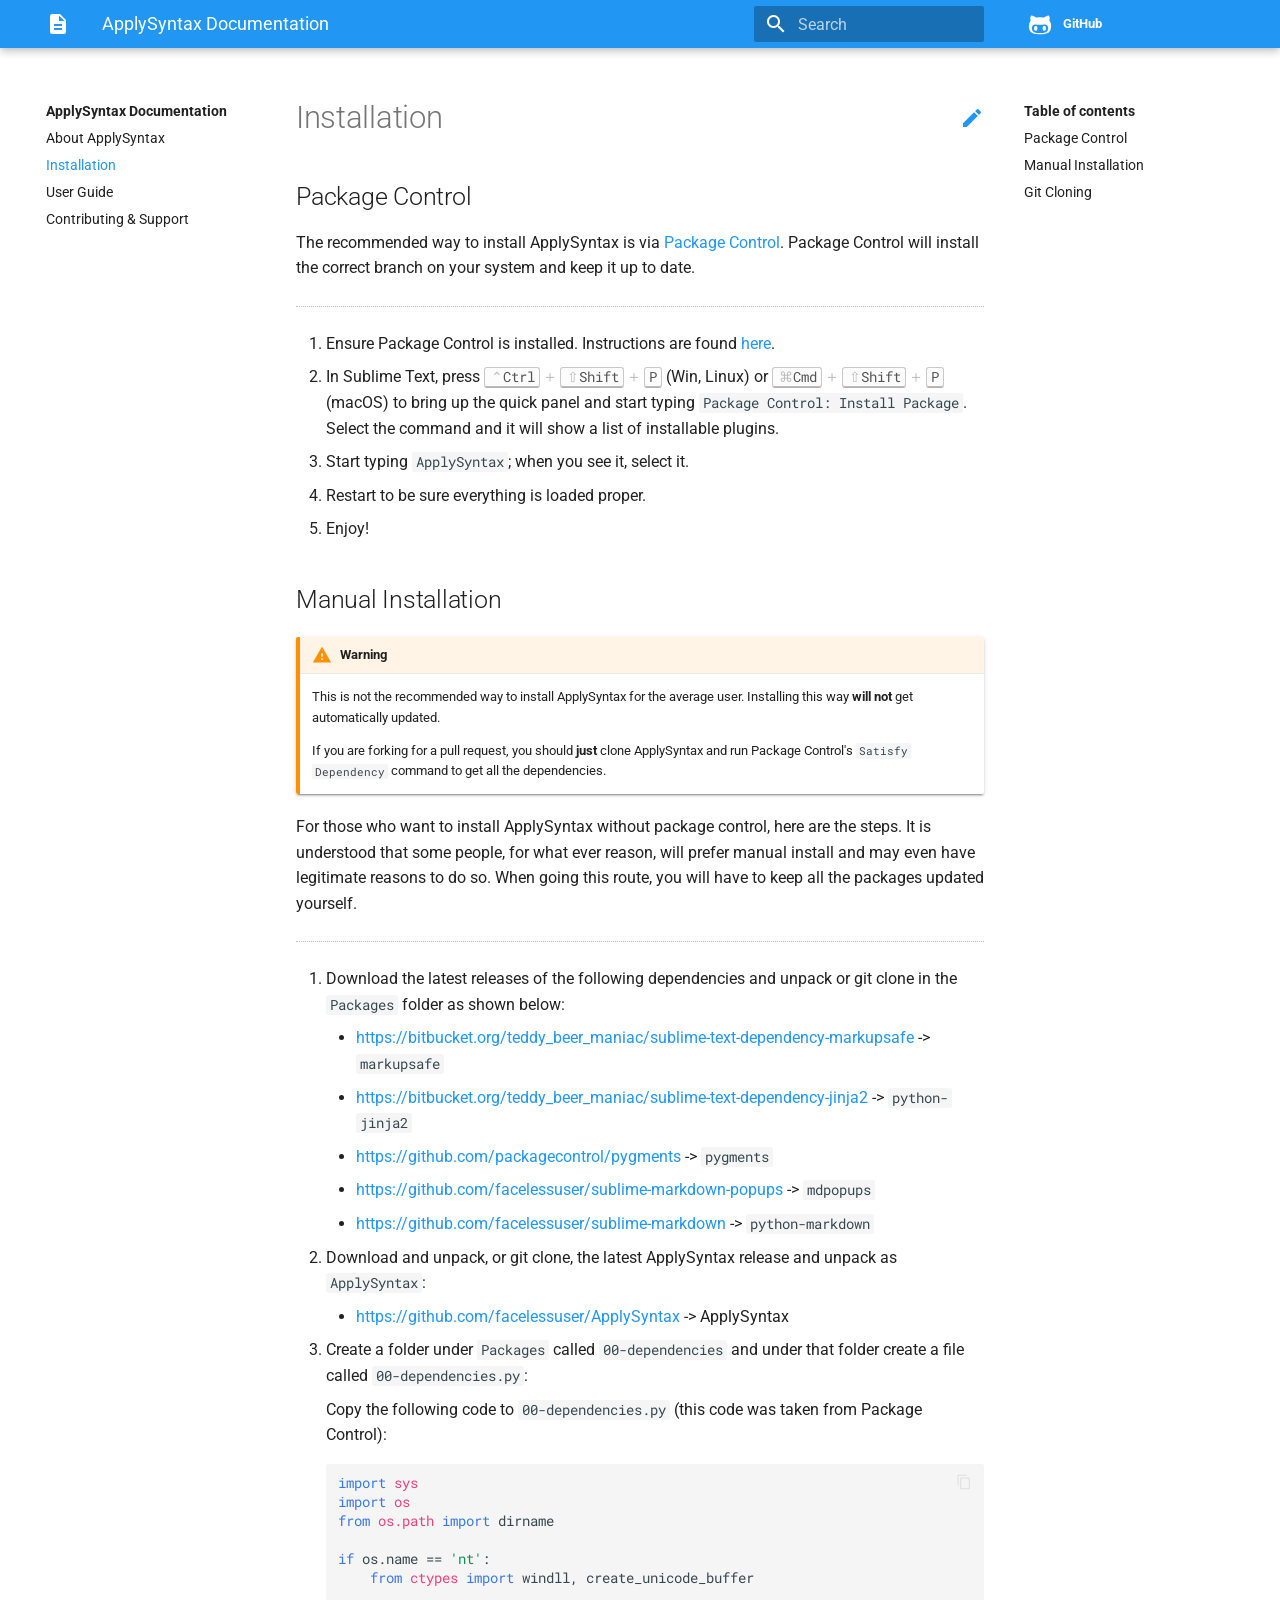
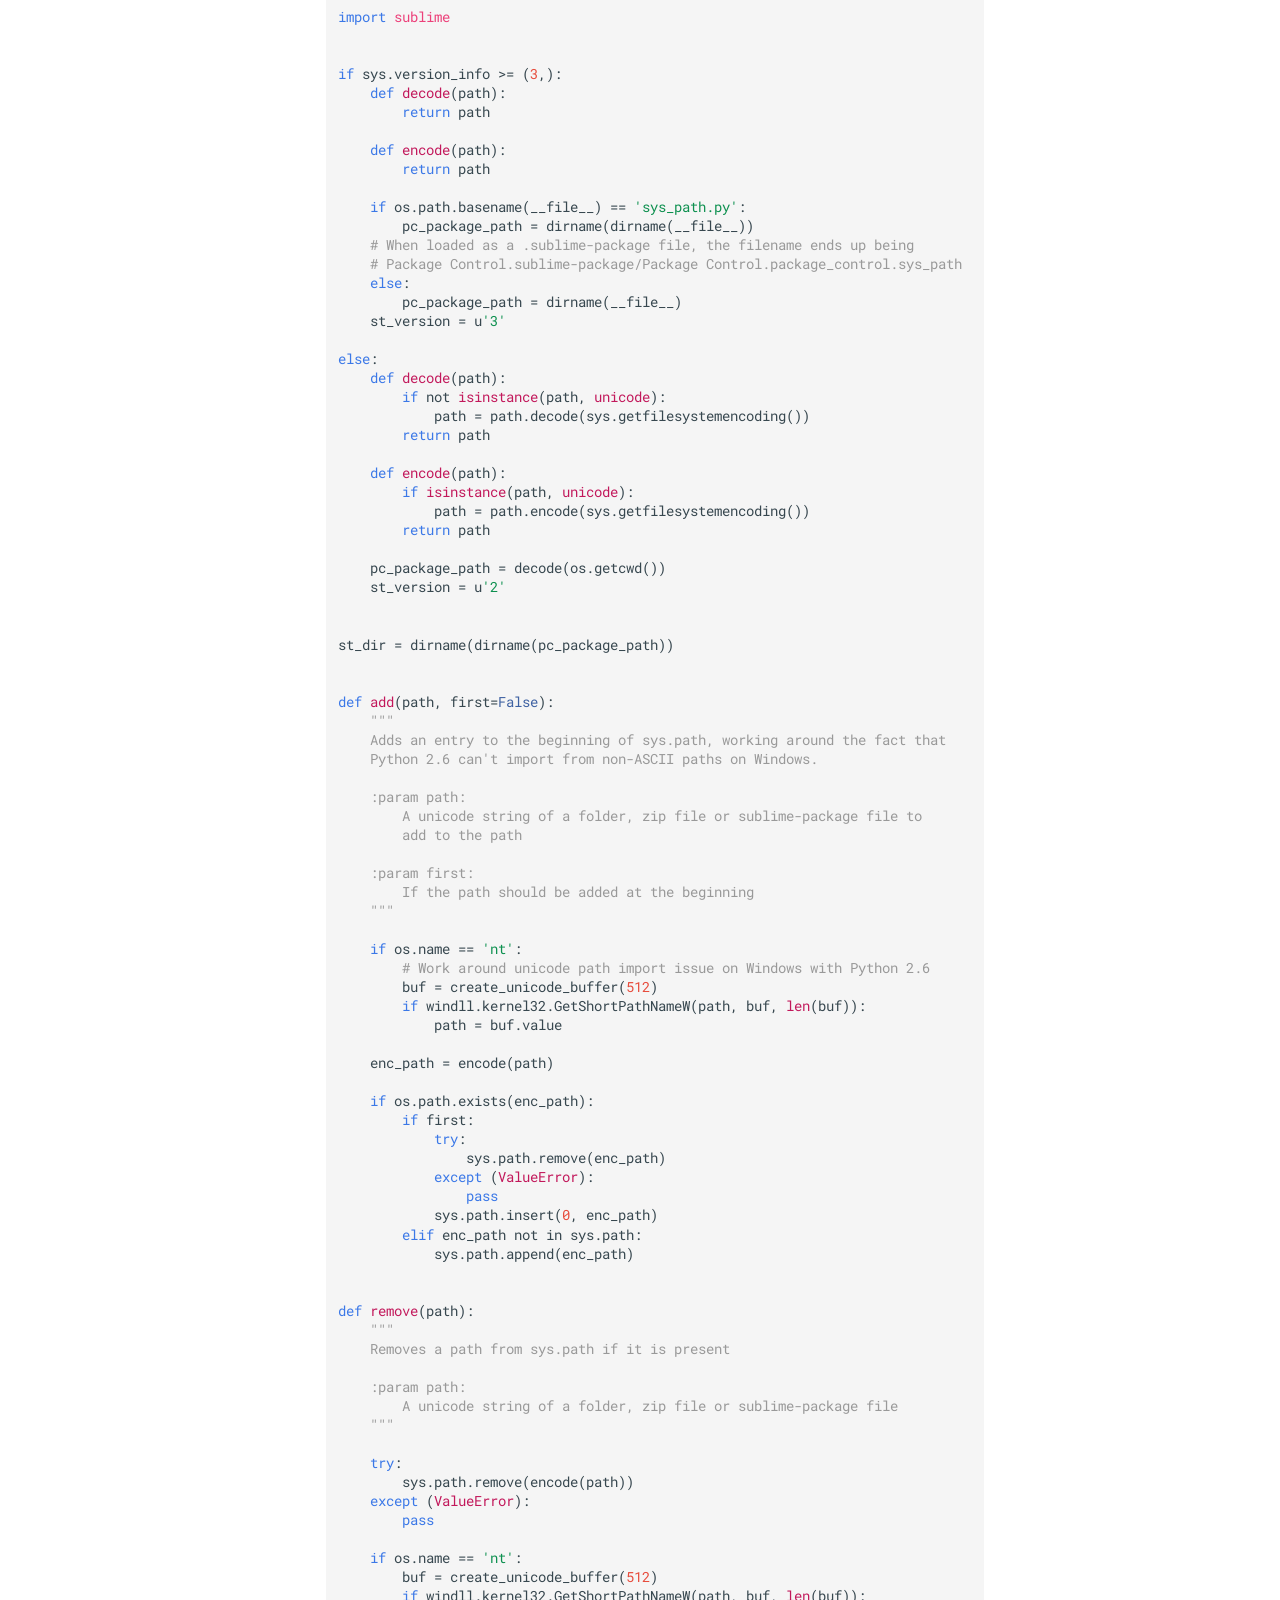
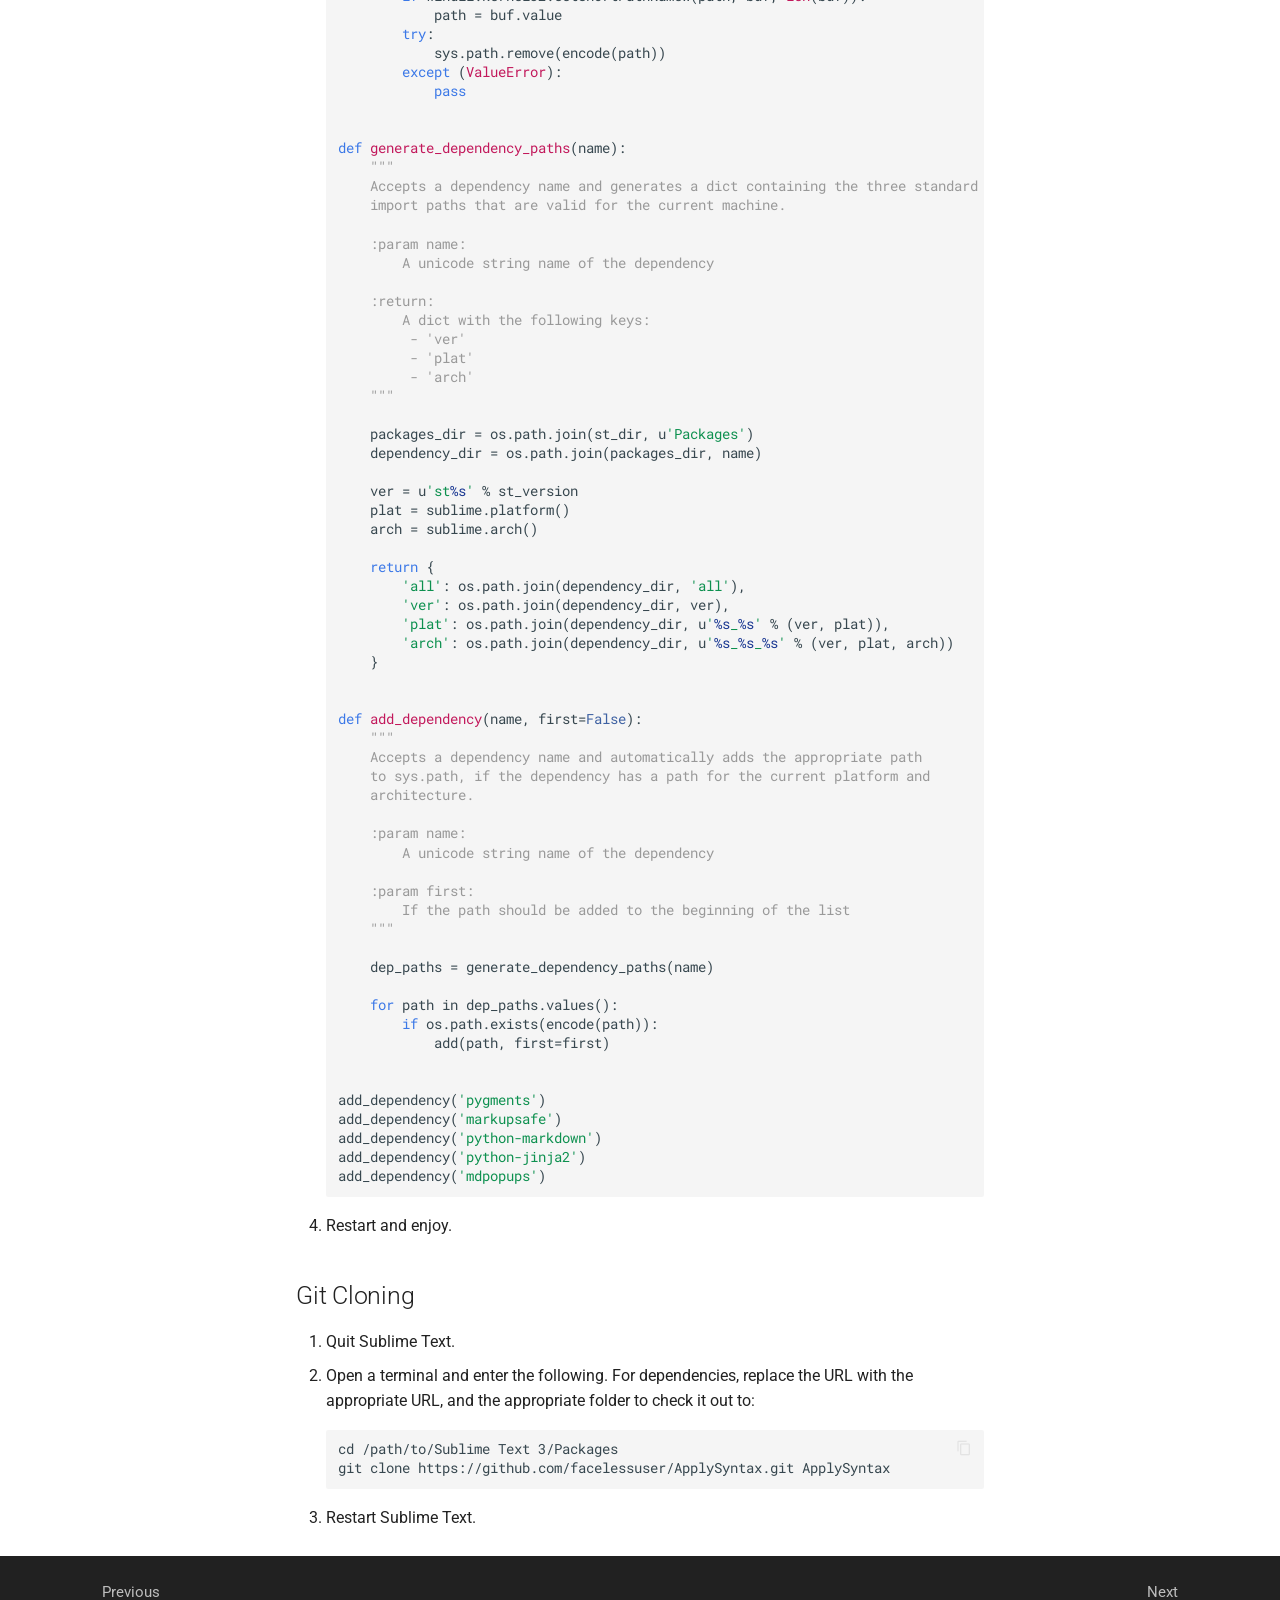
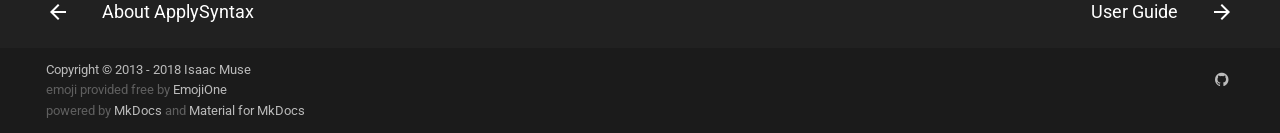
<file: installation/index.html>
<!DOCTYPE html>
<html lang="en" class="no-js">
  <head>
    
      <meta charset="utf-8">
      <meta name="viewport" content="width=device-width,initial-scale=1">
      <meta http-equiv="x-ua-compatible" content="ie=edge">
      
        <meta name="description" content="Syntax detector for Sublime Text.">
      
      
        <link rel="canonical" href="https://facelessuser.github.io/ApplySyntax/installation/">
      
      
      
        <meta name="lang:clipboard.copy" content="Copy to clipboard">
      
        <meta name="lang:clipboard.copied" content="Copied to clipboard">
      
        <meta name="lang:search.language" content="en">
      
        <meta name="lang:search.pipeline.stopwords" content="True">
      
        <meta name="lang:search.pipeline.trimmer" content="True">
      
        <meta name="lang:search.result.none" content="No matching documents">
      
        <meta name="lang:search.result.one" content="1 matching document">
      
        <meta name="lang:search.result.other" content="# matching documents">
      
        <meta name="lang:search.tokenizer" content="[\s\-]+">
      
      <link rel="shortcut icon" href="../assets/images/favicon.png">
      <meta name="generator" content="mkdocs-1.0.4, mkdocs-material-3.0.6">
    
    
      
        <title>Installation - ApplySyntax Documentation</title>
      
    
    
      <link rel="stylesheet" href="../assets/stylesheets/application.451f80e5.css">
      
        <link rel="stylesheet" href="../assets/stylesheets/application-palette.22915126.css">
      
      
        
        
        <meta name="theme-color" content="#2196f3">
      
    
    
      <script src="../assets/javascripts/modernizr.1aa3b519.js"></script>
    
    
      
        <link href="https://fonts.gstatic.com" rel="preconnect" crossorigin>
        <link rel="stylesheet" href="https://fonts.googleapis.com/css?family=Roboto:300,400,400i,700|Roboto+Mono">
        <style>body,input{font-family:"Roboto","Helvetica Neue",Helvetica,Arial,sans-serif}code,kbd,pre{font-family:"Roboto Mono","Courier New",Courier,monospace}</style>
      
    
    <link rel="stylesheet" href="../assets/fonts/material-icons.css">
    
      <link rel="stylesheet" href="../extra-06017885a7.css">
    
    
  </head>
  
    
    
    <body dir="ltr" data-md-color-primary="blue" data-md-color-accent="blue">
  
    <svg class="md-svg">
      <defs>
        
        
          <svg xmlns="http://www.w3.org/2000/svg" width="416" height="448"
    viewBox="0 0 416 448" id="__github">
  <path fill="currentColor" d="M160 304q0 10-3.125 20.5t-10.75 19-18.125
        8.5-18.125-8.5-10.75-19-3.125-20.5 3.125-20.5 10.75-19 18.125-8.5
        18.125 8.5 10.75 19 3.125 20.5zM320 304q0 10-3.125 20.5t-10.75
        19-18.125 8.5-18.125-8.5-10.75-19-3.125-20.5 3.125-20.5 10.75-19
        18.125-8.5 18.125 8.5 10.75 19 3.125 20.5zM360
        304q0-30-17.25-51t-46.75-21q-10.25 0-48.75 5.25-17.75 2.75-39.25
        2.75t-39.25-2.75q-38-5.25-48.75-5.25-29.5 0-46.75 21t-17.25 51q0 22 8
        38.375t20.25 25.75 30.5 15 35 7.375 37.25 1.75h42q20.5 0
        37.25-1.75t35-7.375 30.5-15 20.25-25.75 8-38.375zM416 260q0 51.75-15.25
        82.75-9.5 19.25-26.375 33.25t-35.25 21.5-42.5 11.875-42.875 5.5-41.75
        1.125q-19.5 0-35.5-0.75t-36.875-3.125-38.125-7.5-34.25-12.875-30.25-20.25-21.5-28.75q-15.5-30.75-15.5-82.75
        0-59.25 34-99-6.75-20.5-6.75-42.5 0-29 12.75-54.5 27 0 47.5 9.875t47.25
        30.875q36.75-8.75 77.25-8.75 37 0 70 8 26.25-20.5
        46.75-30.25t47.25-9.75q12.75 25.5 12.75 54.5 0 21.75-6.75 42 34 40 34
        99.5z" />
</svg>
        
      </defs>
    </svg>
    <input class="md-toggle" data-md-toggle="drawer" type="checkbox" id="__drawer" autocomplete="off">
    <input class="md-toggle" data-md-toggle="search" type="checkbox" id="__search" autocomplete="off">
    <label class="md-overlay" data-md-component="overlay" for="__drawer"></label>
    
      <a href="#installation" tabindex="1" class="md-skip">
        Skip to content
      </a>
    
    
      <header class="md-header" data-md-component="header">
  <nav class="md-header-nav md-grid">
    <div class="md-flex">
      <div class="md-flex__cell md-flex__cell--shrink">
        <a href="https://facelessuser.github.io/ApplySyntax" title="ApplySyntax Documentation" class="md-header-nav__button md-logo">
          
            <i class="md-icon">description</i>
          
        </a>
      </div>
      <div class="md-flex__cell md-flex__cell--shrink">
        <label class="md-icon md-icon--menu md-header-nav__button" for="__drawer"></label>
      </div>
      <div class="md-flex__cell md-flex__cell--stretch">
        <div class="md-flex__ellipsis md-header-nav__title" data-md-component="title">
          
            
              <span class="md-header-nav__topic">
                ApplySyntax Documentation
              </span>
              <span class="md-header-nav__topic">
                Installation
              </span>
            
          
        </div>
      </div>
      <div class="md-flex__cell md-flex__cell--shrink">
        
          
            <label class="md-icon md-icon--search md-header-nav__button" for="__search"></label>
            
<div class="md-search" data-md-component="search" role="dialog">
  <label class="md-search__overlay" for="__search"></label>
  <div class="md-search__inner" role="search">
    <form class="md-search__form" name="search">
      <input type="text" class="md-search__input" name="query" placeholder="Search" autocapitalize="off" autocorrect="off" autocomplete="off" spellcheck="false" data-md-component="query" data-md-state="active">
      <label class="md-icon md-search__icon" for="__search"></label>
      <button type="reset" class="md-icon md-search__icon" data-md-component="reset" tabindex="-1">
        &#xE5CD;
      </button>
    </form>
    <div class="md-search__output">
      <div class="md-search__scrollwrap" data-md-scrollfix>
        <div class="md-search-result" data-md-component="result">
          <div class="md-search-result__meta">
            Type to start searching
          </div>
          <ol class="md-search-result__list"></ol>
        </div>
      </div>
    </div>
  </div>
</div>
          
        
      </div>
      
        <div class="md-flex__cell md-flex__cell--shrink">
          <div class="md-header-nav__source">
            


  


  <a href="https://github.com/facelessuser/ApplySyntax/" title="Go to repository" class="md-source" data-md-source="github">
    
      <div class="md-source__icon">
        <svg viewBox="0 0 24 24" width="24" height="24">
          <use xlink:href="#__github" width="24" height="24"></use>
        </svg>
      </div>
    
    <div class="md-source__repository">
      GitHub
    </div>
  </a>

          </div>
        </div>
      
    </div>
  </nav>
</header>
    
    <div class="md-container">
      
        
      
      
      <main class="md-main">
        <div class="md-main__inner md-grid" data-md-component="container">
          
            
              <div class="md-sidebar md-sidebar--primary" data-md-component="navigation">
                <div class="md-sidebar__scrollwrap">
                  <div class="md-sidebar__inner">
                    <nav class="md-nav md-nav--primary" data-md-level="0">
  <label class="md-nav__title md-nav__title--site" for="__drawer">
    <a href="https://facelessuser.github.io/ApplySyntax" title="ApplySyntax Documentation" class="md-nav__button md-logo">
      
        <i class="md-icon">description</i>
      
    </a>
    ApplySyntax Documentation
  </label>
  
    <div class="md-nav__source">
      


  


  <a href="https://github.com/facelessuser/ApplySyntax/" title="Go to repository" class="md-source" data-md-source="github">
    
      <div class="md-source__icon">
        <svg viewBox="0 0 24 24" width="24" height="24">
          <use xlink:href="#__github" width="24" height="24"></use>
        </svg>
      </div>
    
    <div class="md-source__repository">
      GitHub
    </div>
  </a>

    </div>
  
  <ul class="md-nav__list" data-md-scrollfix>
    
      
      
      


  <li class="md-nav__item">
    <a href=".." title="About ApplySyntax" class="md-nav__link">
      About ApplySyntax
    </a>
  </li>

    
      
      
      

  


  <li class="md-nav__item md-nav__item--active">
    
    <input class="md-toggle md-nav__toggle" data-md-toggle="toc" type="checkbox" id="__toc">
    
      
    
    
      <label class="md-nav__link md-nav__link--active" for="__toc">
        Installation
      </label>
    
    <a href="./" title="Installation" class="md-nav__link md-nav__link--active">
      Installation
    </a>
    
      
<nav class="md-nav md-nav--secondary">
  
  
    
  
  
    <label class="md-nav__title" for="__toc">Table of contents</label>
    <ul class="md-nav__list" data-md-scrollfix>
      
        <li class="md-nav__item">
  <a href="#package-control" title="Package Control" class="md-nav__link">
    Package Control
  </a>
  
</li>
      
        <li class="md-nav__item">
  <a href="#manual-installation" title="Manual Installation" class="md-nav__link">
    Manual Installation
  </a>
  
</li>
      
        <li class="md-nav__item">
  <a href="#git-cloning" title="Git Cloning" class="md-nav__link">
    Git Cloning
  </a>
  
</li>
      
      
      
      
      
    </ul>
  
</nav>
    
  </li>

    
      
      
      


  <li class="md-nav__item">
    <a href="../usage/" title="User Guide" class="md-nav__link">
      User Guide
    </a>
  </li>

    
      
      
      


  <li class="md-nav__item">
    <a href="../contributing/" title="Contributing &amp; Support" class="md-nav__link">
      Contributing &amp; Support
    </a>
  </li>

    
  </ul>
</nav>
                  </div>
                </div>
              </div>
            
            
              <div class="md-sidebar md-sidebar--secondary" data-md-component="toc">
                <div class="md-sidebar__scrollwrap">
                  <div class="md-sidebar__inner">
                    
<nav class="md-nav md-nav--secondary">
  
  
    
  
  
    <label class="md-nav__title" for="__toc">Table of contents</label>
    <ul class="md-nav__list" data-md-scrollfix>
      
        <li class="md-nav__item">
  <a href="#package-control" title="Package Control" class="md-nav__link">
    Package Control
  </a>
  
</li>
      
        <li class="md-nav__item">
  <a href="#manual-installation" title="Manual Installation" class="md-nav__link">
    Manual Installation
  </a>
  
</li>
      
        <li class="md-nav__item">
  <a href="#git-cloning" title="Git Cloning" class="md-nav__link">
    Git Cloning
  </a>
  
</li>
      
      
      
      
      
    </ul>
  
</nav>
                  </div>
                </div>
              </div>
            
          
          <div class="md-content">
            <article class="md-content__inner md-typeset">
              
                
                  <a href="https://github.com/facelessuser/ApplySyntax/tree/master/docs/src/markdown/installation.md" title="Edit this page" class="md-icon md-content__icon">&#xE3C9;</a>
                
                
                <h1 id="installation">Installation<a class="headerlink" href="#installation" title="Permanent link"></a></h1>
<h2 id="package-control">Package Control<a class="headerlink" href="#package-control" title="Permanent link"></a></h2>
<p>The recommended way to install ApplySyntax is via <a href="https://packagecontrol.io/">Package Control</a>.  Package Control will install the correct branch on your system and keep it up to date.</p>
<hr />
<ol>
<li>
<p>Ensure Package Control is installed.  Instructions are found <a href="https://packagecontrol.io/installation">here</a>.</p>
</li>
<li>
<p>In Sublime Text, press <span class="keys"><kbd class="key-control">Ctrl</kbd><span>＋</span><kbd class="key-shift">Shift</kbd><span>＋</span><kbd class="key-p">P</kbd></span> (Win, Linux) or <span class="keys"><kbd class="key-command">Cmd</kbd><span>＋</span><kbd class="key-shift">Shift</kbd><span>＋</span><kbd class="key-p">P</kbd></span> (macOS) to bring up the quick panel and start typing <code>Package Control: Install Package</code>.  Select the command and it will show a list of installable plugins.</p>
</li>
<li>
<p>Start typing <code>ApplySyntax</code>; when you see it, select it.</p>
</li>
<li>
<p>Restart to be sure everything is loaded proper.</p>
</li>
<li>
<p>Enjoy!</p>
</li>
</ol>
<h2 id="manual-installation">Manual Installation<a class="headerlink" href="#manual-installation" title="Permanent link"></a></h2>
<div class="admonition warning">
<p class="admonition-title">Warning</p>
<p>This is not the recommended way to install ApplySyntax for the average user.  Installing this way <strong>will not</strong> get automatically updated.</p>
<p>If you are forking for a pull request, you should <strong>just</strong> clone ApplySyntax and run Package Control's <code>Satisfy Dependency</code> command to get all the dependencies.</p>
</div>
<p>For those who want to install ApplySyntax without package control, here are the steps.  It is understood that some people, for what ever reason, will prefer manual install and may even have legitimate reasons to do so.  When going this route, you will have to keep all the packages updated yourself.</p>
<hr />
<ol>
<li>
<p>Download the latest releases of the following dependencies and unpack or git clone in the <code>Packages</code> folder as shown below:</p>
<ul>
<li><a href="https://bitbucket.org/teddy_beer_maniac/sublime-text-dependency-markupsafe">https://bitbucket.org/teddy_beer_maniac/sublime-text-dependency-markupsafe</a> -&gt; <code>markupsafe</code></li>
<li><a href="https://bitbucket.org/teddy_beer_maniac/sublime-text-dependency-jinja2">https://bitbucket.org/teddy_beer_maniac/sublime-text-dependency-jinja2</a> -&gt; <code>python-jinja2</code></li>
<li><a href="https://github.com/packagecontrol/pygments">https://github.com/packagecontrol/pygments</a> -&gt; <code>pygments</code></li>
<li><a href="https://github.com/facelessuser/sublime-markdown-popups">https://github.com/facelessuser/sublime-markdown-popups</a> -&gt; <code>mdpopups</code></li>
<li><a href="https://github.com/facelessuser/sublime-markdown">https://github.com/facelessuser/sublime-markdown</a> -&gt; <code>python-markdown</code></li>
</ul>
</li>
<li>
<p>Download and unpack, or git clone, the latest ApplySyntax release and unpack as <code>ApplySyntax</code>:</p>
<ul>
<li><a href="https://github.com/facelessuser/ApplySyntax">https://github.com/facelessuser/ApplySyntax</a> -&gt; ApplySyntax</li>
</ul>
</li>
<li>
<p>Create a folder under <code>Packages</code> called <code>00-dependencies</code> and under that folder create a file called <code>00-dependencies.py</code>:</p>
<p>Copy the following code to <code>00-dependencies.py</code> (this code was taken from Package Control):</p>
<div class="codehilite"><pre><span></span><span class="kn">import</span> <span class="nn">sys</span>
<span class="kn">import</span> <span class="nn">os</span>
<span class="kn">from</span> <span class="nn">os.path</span> <span class="kn">import</span> <span class="n">dirname</span>

<span class="k">if</span> <span class="n">os</span><span class="o">.</span><span class="n">name</span> <span class="o">==</span> <span class="s1">&#39;nt&#39;</span><span class="p">:</span>
    <span class="kn">from</span> <span class="nn">ctypes</span> <span class="kn">import</span> <span class="n">windll</span><span class="p">,</span> <span class="n">create_unicode_buffer</span>

<span class="kn">import</span> <span class="nn">sublime</span>


<span class="k">if</span> <span class="n">sys</span><span class="o">.</span><span class="n">version_info</span> <span class="o">&gt;=</span> <span class="p">(</span><span class="mi">3</span><span class="p">,):</span>
    <span class="k">def</span> <span class="nf">decode</span><span class="p">(</span><span class="n">path</span><span class="p">):</span>
        <span class="k">return</span> <span class="n">path</span>

    <span class="k">def</span> <span class="nf">encode</span><span class="p">(</span><span class="n">path</span><span class="p">):</span>
        <span class="k">return</span> <span class="n">path</span>

    <span class="k">if</span> <span class="n">os</span><span class="o">.</span><span class="n">path</span><span class="o">.</span><span class="n">basename</span><span class="p">(</span><span class="vm">__file__</span><span class="p">)</span> <span class="o">==</span> <span class="s1">&#39;sys_path.py&#39;</span><span class="p">:</span>
        <span class="n">pc_package_path</span> <span class="o">=</span> <span class="n">dirname</span><span class="p">(</span><span class="n">dirname</span><span class="p">(</span><span class="vm">__file__</span><span class="p">))</span>
    <span class="c1"># When loaded as a .sublime-package file, the filename ends up being</span>
    <span class="c1"># Package Control.sublime-package/Package Control.package_control.sys_path</span>
    <span class="k">else</span><span class="p">:</span>
        <span class="n">pc_package_path</span> <span class="o">=</span> <span class="n">dirname</span><span class="p">(</span><span class="vm">__file__</span><span class="p">)</span>
    <span class="n">st_version</span> <span class="o">=</span> <span class="sa">u</span><span class="s1">&#39;3&#39;</span>

<span class="k">else</span><span class="p">:</span>
    <span class="k">def</span> <span class="nf">decode</span><span class="p">(</span><span class="n">path</span><span class="p">):</span>
        <span class="k">if</span> <span class="ow">not</span> <span class="nb">isinstance</span><span class="p">(</span><span class="n">path</span><span class="p">,</span> <span class="nb">unicode</span><span class="p">):</span>
            <span class="n">path</span> <span class="o">=</span> <span class="n">path</span><span class="o">.</span><span class="n">decode</span><span class="p">(</span><span class="n">sys</span><span class="o">.</span><span class="n">getfilesystemencoding</span><span class="p">())</span>
        <span class="k">return</span> <span class="n">path</span>

    <span class="k">def</span> <span class="nf">encode</span><span class="p">(</span><span class="n">path</span><span class="p">):</span>
        <span class="k">if</span> <span class="nb">isinstance</span><span class="p">(</span><span class="n">path</span><span class="p">,</span> <span class="nb">unicode</span><span class="p">):</span>
            <span class="n">path</span> <span class="o">=</span> <span class="n">path</span><span class="o">.</span><span class="n">encode</span><span class="p">(</span><span class="n">sys</span><span class="o">.</span><span class="n">getfilesystemencoding</span><span class="p">())</span>
        <span class="k">return</span> <span class="n">path</span>

    <span class="n">pc_package_path</span> <span class="o">=</span> <span class="n">decode</span><span class="p">(</span><span class="n">os</span><span class="o">.</span><span class="n">getcwd</span><span class="p">())</span>
    <span class="n">st_version</span> <span class="o">=</span> <span class="sa">u</span><span class="s1">&#39;2&#39;</span>


<span class="n">st_dir</span> <span class="o">=</span> <span class="n">dirname</span><span class="p">(</span><span class="n">dirname</span><span class="p">(</span><span class="n">pc_package_path</span><span class="p">))</span>


<span class="k">def</span> <span class="nf">add</span><span class="p">(</span><span class="n">path</span><span class="p">,</span> <span class="n">first</span><span class="o">=</span><span class="bp">False</span><span class="p">):</span>
    <span class="sd">&quot;&quot;&quot;</span>
<span class="sd">    Adds an entry to the beginning of sys.path, working around the fact that</span>
<span class="sd">    Python 2.6 can&#39;t import from non-ASCII paths on Windows.</span>

<span class="sd">    :param path:</span>
<span class="sd">        A unicode string of a folder, zip file or sublime-package file to</span>
<span class="sd">        add to the path</span>

<span class="sd">    :param first:</span>
<span class="sd">        If the path should be added at the beginning</span>
<span class="sd">    &quot;&quot;&quot;</span>

    <span class="k">if</span> <span class="n">os</span><span class="o">.</span><span class="n">name</span> <span class="o">==</span> <span class="s1">&#39;nt&#39;</span><span class="p">:</span>
        <span class="c1"># Work around unicode path import issue on Windows with Python 2.6</span>
        <span class="n">buf</span> <span class="o">=</span> <span class="n">create_unicode_buffer</span><span class="p">(</span><span class="mi">512</span><span class="p">)</span>
        <span class="k">if</span> <span class="n">windll</span><span class="o">.</span><span class="n">kernel32</span><span class="o">.</span><span class="n">GetShortPathNameW</span><span class="p">(</span><span class="n">path</span><span class="p">,</span> <span class="n">buf</span><span class="p">,</span> <span class="nb">len</span><span class="p">(</span><span class="n">buf</span><span class="p">)):</span>
            <span class="n">path</span> <span class="o">=</span> <span class="n">buf</span><span class="o">.</span><span class="n">value</span>

    <span class="n">enc_path</span> <span class="o">=</span> <span class="n">encode</span><span class="p">(</span><span class="n">path</span><span class="p">)</span>

    <span class="k">if</span> <span class="n">os</span><span class="o">.</span><span class="n">path</span><span class="o">.</span><span class="n">exists</span><span class="p">(</span><span class="n">enc_path</span><span class="p">):</span>
        <span class="k">if</span> <span class="n">first</span><span class="p">:</span>
            <span class="k">try</span><span class="p">:</span>
                <span class="n">sys</span><span class="o">.</span><span class="n">path</span><span class="o">.</span><span class="n">remove</span><span class="p">(</span><span class="n">enc_path</span><span class="p">)</span>
            <span class="k">except</span> <span class="p">(</span><span class="ne">ValueError</span><span class="p">):</span>
                <span class="k">pass</span>
            <span class="n">sys</span><span class="o">.</span><span class="n">path</span><span class="o">.</span><span class="n">insert</span><span class="p">(</span><span class="mi">0</span><span class="p">,</span> <span class="n">enc_path</span><span class="p">)</span>
        <span class="k">elif</span> <span class="n">enc_path</span> <span class="ow">not</span> <span class="ow">in</span> <span class="n">sys</span><span class="o">.</span><span class="n">path</span><span class="p">:</span>
            <span class="n">sys</span><span class="o">.</span><span class="n">path</span><span class="o">.</span><span class="n">append</span><span class="p">(</span><span class="n">enc_path</span><span class="p">)</span>


<span class="k">def</span> <span class="nf">remove</span><span class="p">(</span><span class="n">path</span><span class="p">):</span>
    <span class="sd">&quot;&quot;&quot;</span>
<span class="sd">    Removes a path from sys.path if it is present</span>

<span class="sd">    :param path:</span>
<span class="sd">        A unicode string of a folder, zip file or sublime-package file</span>
<span class="sd">    &quot;&quot;&quot;</span>

    <span class="k">try</span><span class="p">:</span>
        <span class="n">sys</span><span class="o">.</span><span class="n">path</span><span class="o">.</span><span class="n">remove</span><span class="p">(</span><span class="n">encode</span><span class="p">(</span><span class="n">path</span><span class="p">))</span>
    <span class="k">except</span> <span class="p">(</span><span class="ne">ValueError</span><span class="p">):</span>
        <span class="k">pass</span>

    <span class="k">if</span> <span class="n">os</span><span class="o">.</span><span class="n">name</span> <span class="o">==</span> <span class="s1">&#39;nt&#39;</span><span class="p">:</span>
        <span class="n">buf</span> <span class="o">=</span> <span class="n">create_unicode_buffer</span><span class="p">(</span><span class="mi">512</span><span class="p">)</span>
        <span class="k">if</span> <span class="n">windll</span><span class="o">.</span><span class="n">kernel32</span><span class="o">.</span><span class="n">GetShortPathNameW</span><span class="p">(</span><span class="n">path</span><span class="p">,</span> <span class="n">buf</span><span class="p">,</span> <span class="nb">len</span><span class="p">(</span><span class="n">buf</span><span class="p">)):</span>
            <span class="n">path</span> <span class="o">=</span> <span class="n">buf</span><span class="o">.</span><span class="n">value</span>
        <span class="k">try</span><span class="p">:</span>
            <span class="n">sys</span><span class="o">.</span><span class="n">path</span><span class="o">.</span><span class="n">remove</span><span class="p">(</span><span class="n">encode</span><span class="p">(</span><span class="n">path</span><span class="p">))</span>
        <span class="k">except</span> <span class="p">(</span><span class="ne">ValueError</span><span class="p">):</span>
            <span class="k">pass</span>


<span class="k">def</span> <span class="nf">generate_dependency_paths</span><span class="p">(</span><span class="n">name</span><span class="p">):</span>
    <span class="sd">&quot;&quot;&quot;</span>
<span class="sd">    Accepts a dependency name and generates a dict containing the three standard</span>
<span class="sd">    import paths that are valid for the current machine.</span>

<span class="sd">    :param name:</span>
<span class="sd">        A unicode string name of the dependency</span>

<span class="sd">    :return:</span>
<span class="sd">        A dict with the following keys:</span>
<span class="sd">         - &#39;ver&#39;</span>
<span class="sd">         - &#39;plat&#39;</span>
<span class="sd">         - &#39;arch&#39;</span>
<span class="sd">    &quot;&quot;&quot;</span>

    <span class="n">packages_dir</span> <span class="o">=</span> <span class="n">os</span><span class="o">.</span><span class="n">path</span><span class="o">.</span><span class="n">join</span><span class="p">(</span><span class="n">st_dir</span><span class="p">,</span> <span class="sa">u</span><span class="s1">&#39;Packages&#39;</span><span class="p">)</span>
    <span class="n">dependency_dir</span> <span class="o">=</span> <span class="n">os</span><span class="o">.</span><span class="n">path</span><span class="o">.</span><span class="n">join</span><span class="p">(</span><span class="n">packages_dir</span><span class="p">,</span> <span class="n">name</span><span class="p">)</span>

    <span class="n">ver</span> <span class="o">=</span> <span class="sa">u</span><span class="s1">&#39;st</span><span class="si">%s</span><span class="s1">&#39;</span> <span class="o">%</span> <span class="n">st_version</span>
    <span class="n">plat</span> <span class="o">=</span> <span class="n">sublime</span><span class="o">.</span><span class="n">platform</span><span class="p">()</span>
    <span class="n">arch</span> <span class="o">=</span> <span class="n">sublime</span><span class="o">.</span><span class="n">arch</span><span class="p">()</span>

    <span class="k">return</span> <span class="p">{</span>
        <span class="s1">&#39;all&#39;</span><span class="p">:</span> <span class="n">os</span><span class="o">.</span><span class="n">path</span><span class="o">.</span><span class="n">join</span><span class="p">(</span><span class="n">dependency_dir</span><span class="p">,</span> <span class="s1">&#39;all&#39;</span><span class="p">),</span>
        <span class="s1">&#39;ver&#39;</span><span class="p">:</span> <span class="n">os</span><span class="o">.</span><span class="n">path</span><span class="o">.</span><span class="n">join</span><span class="p">(</span><span class="n">dependency_dir</span><span class="p">,</span> <span class="n">ver</span><span class="p">),</span>
        <span class="s1">&#39;plat&#39;</span><span class="p">:</span> <span class="n">os</span><span class="o">.</span><span class="n">path</span><span class="o">.</span><span class="n">join</span><span class="p">(</span><span class="n">dependency_dir</span><span class="p">,</span> <span class="sa">u</span><span class="s1">&#39;</span><span class="si">%s</span><span class="s1">_</span><span class="si">%s</span><span class="s1">&#39;</span> <span class="o">%</span> <span class="p">(</span><span class="n">ver</span><span class="p">,</span> <span class="n">plat</span><span class="p">)),</span>
        <span class="s1">&#39;arch&#39;</span><span class="p">:</span> <span class="n">os</span><span class="o">.</span><span class="n">path</span><span class="o">.</span><span class="n">join</span><span class="p">(</span><span class="n">dependency_dir</span><span class="p">,</span> <span class="sa">u</span><span class="s1">&#39;</span><span class="si">%s</span><span class="s1">_</span><span class="si">%s</span><span class="s1">_</span><span class="si">%s</span><span class="s1">&#39;</span> <span class="o">%</span> <span class="p">(</span><span class="n">ver</span><span class="p">,</span> <span class="n">plat</span><span class="p">,</span> <span class="n">arch</span><span class="p">))</span>
    <span class="p">}</span>


<span class="k">def</span> <span class="nf">add_dependency</span><span class="p">(</span><span class="n">name</span><span class="p">,</span> <span class="n">first</span><span class="o">=</span><span class="bp">False</span><span class="p">):</span>
    <span class="sd">&quot;&quot;&quot;</span>
<span class="sd">    Accepts a dependency name and automatically adds the appropriate path</span>
<span class="sd">    to sys.path, if the dependency has a path for the current platform and</span>
<span class="sd">    architecture.</span>

<span class="sd">    :param name:</span>
<span class="sd">        A unicode string name of the dependency</span>

<span class="sd">    :param first:</span>
<span class="sd">        If the path should be added to the beginning of the list</span>
<span class="sd">    &quot;&quot;&quot;</span>

    <span class="n">dep_paths</span> <span class="o">=</span> <span class="n">generate_dependency_paths</span><span class="p">(</span><span class="n">name</span><span class="p">)</span>

    <span class="k">for</span> <span class="n">path</span> <span class="ow">in</span> <span class="n">dep_paths</span><span class="o">.</span><span class="n">values</span><span class="p">():</span>
        <span class="k">if</span> <span class="n">os</span><span class="o">.</span><span class="n">path</span><span class="o">.</span><span class="n">exists</span><span class="p">(</span><span class="n">encode</span><span class="p">(</span><span class="n">path</span><span class="p">)):</span>
            <span class="n">add</span><span class="p">(</span><span class="n">path</span><span class="p">,</span> <span class="n">first</span><span class="o">=</span><span class="n">first</span><span class="p">)</span>


<span class="n">add_dependency</span><span class="p">(</span><span class="s1">&#39;pygments&#39;</span><span class="p">)</span>
<span class="n">add_dependency</span><span class="p">(</span><span class="s1">&#39;markupsafe&#39;</span><span class="p">)</span>
<span class="n">add_dependency</span><span class="p">(</span><span class="s1">&#39;python-markdown&#39;</span><span class="p">)</span>
<span class="n">add_dependency</span><span class="p">(</span><span class="s1">&#39;python-jinja2&#39;</span><span class="p">)</span>
<span class="n">add_dependency</span><span class="p">(</span><span class="s1">&#39;mdpopups&#39;</span><span class="p">)</span>
</pre></div>

</li>
<li>
<p>Restart and enjoy.</p>
</li>
</ol>
<h2 id="git-cloning">Git Cloning<a class="headerlink" href="#git-cloning" title="Permanent link"></a></h2>
<ol>
<li>
<p>Quit Sublime Text.</p>
</li>
<li>
<p>Open a terminal and enter the following.  For dependencies, replace the URL with the appropriate URL, and the appropriate folder to check it out to:</p>
<div class="codehilite"><pre><span></span>cd /path/to/Sublime Text 3/Packages
git clone https://github.com/facelessuser/ApplySyntax.git ApplySyntax
</pre></div>

</li>
<li>
<p>Restart Sublime Text.</p>
</li>
</ol>
                
                  
                
              
              
                


              
            </article>
          </div>
        </div>
      </main>
      
        
<footer class="md-footer">
  
    <div class="md-footer-nav">
      <nav class="md-footer-nav__inner md-grid">
        
          <a href=".." title="About ApplySyntax" class="md-flex md-footer-nav__link md-footer-nav__link--prev" rel="prev">
            <div class="md-flex__cell md-flex__cell--shrink">
              <i class="md-icon md-icon--arrow-back md-footer-nav__button"></i>
            </div>
            <div class="md-flex__cell md-flex__cell--stretch md-footer-nav__title">
              <span class="md-flex__ellipsis">
                <span class="md-footer-nav__direction">
                  Previous
                </span>
                About ApplySyntax
              </span>
            </div>
          </a>
        
        
          <a href="../usage/" title="User Guide" class="md-flex md-footer-nav__link md-footer-nav__link--next" rel="next">
            <div class="md-flex__cell md-flex__cell--stretch md-footer-nav__title">
              <span class="md-flex__ellipsis">
                <span class="md-footer-nav__direction">
                  Next
                </span>
                User Guide
              </span>
            </div>
            <div class="md-flex__cell md-flex__cell--shrink">
              <i class="md-icon md-icon--arrow-forward md-footer-nav__button"></i>
            </div>
          </a>
        
      </nav>
    </div>
  
  <div class="md-footer-meta md-typeset">
    <div class="md-footer-meta__inner md-grid">
      <div class="md-footer-copyright">
        
          <div class="md-footer-copyright__highlight">
            Copyright &copy; 2013 - 2018 <a href="https://github.com/facelessuser">Isaac Muse</a>
<br><span class="md-footer-custom-text">emoji provided free by </span><a href="http://www.emojione.com">EmojiOne</a>

          </div>
        
        powered by
        <a href="https://www.mkdocs.org">MkDocs</a>
        and
        <a href="https://squidfunk.github.io/mkdocs-material/">
          Material for MkDocs</a>
      </div>
      
        
  <div class="md-footer-social">
    <link rel="stylesheet" href="../assets/fonts/font-awesome.css">
    
      <a href="https://github.com/facelessuser" class="md-footer-social__link fa fa-github"></a>
    
  </div>

      
    </div>
  </div>
</footer>
      
    </div>
    
      <script src="../assets/javascripts/application.5e60981f.js"></script>
      
      <script>app.initialize({version:"1.0.4",url:{base:".."}})</script>
      
        <script src="../extra-0b9b22dd13.js"></script>
      
    
    
      
    
  </body>
</html>
</file>
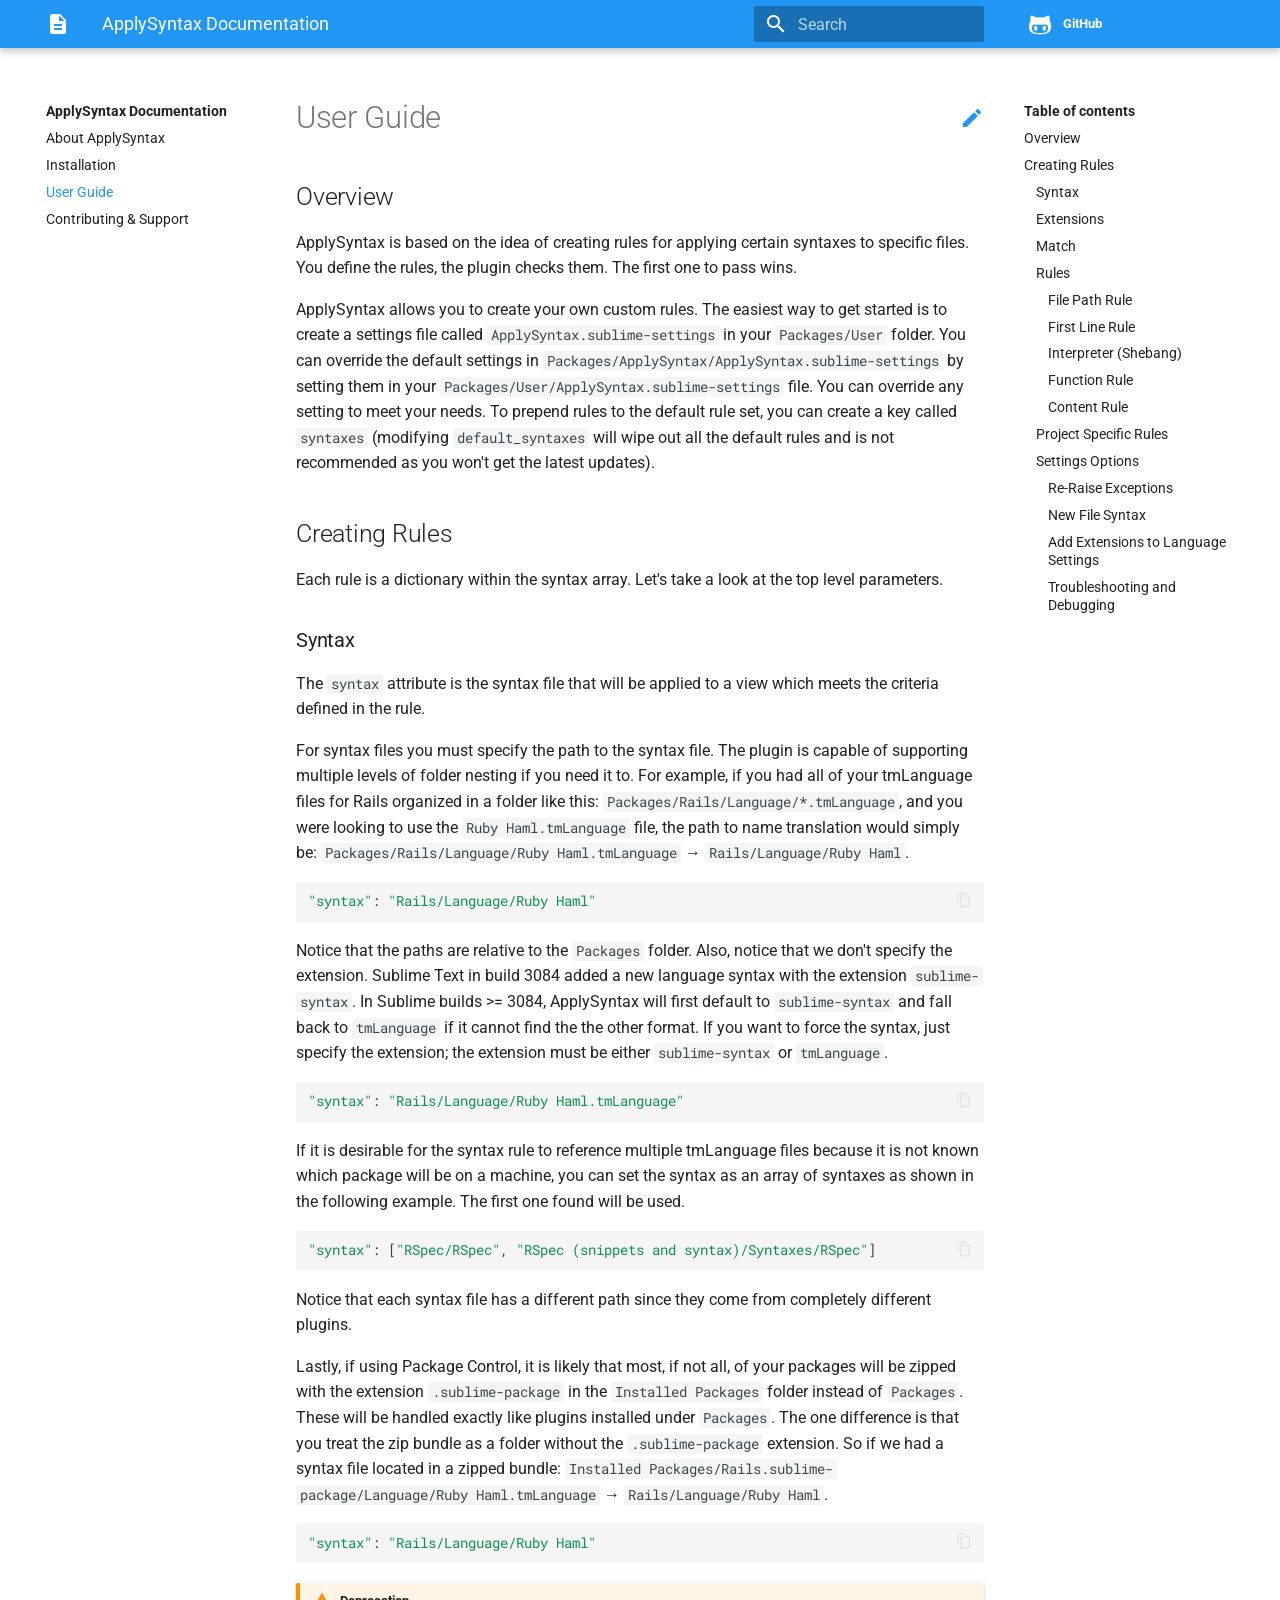
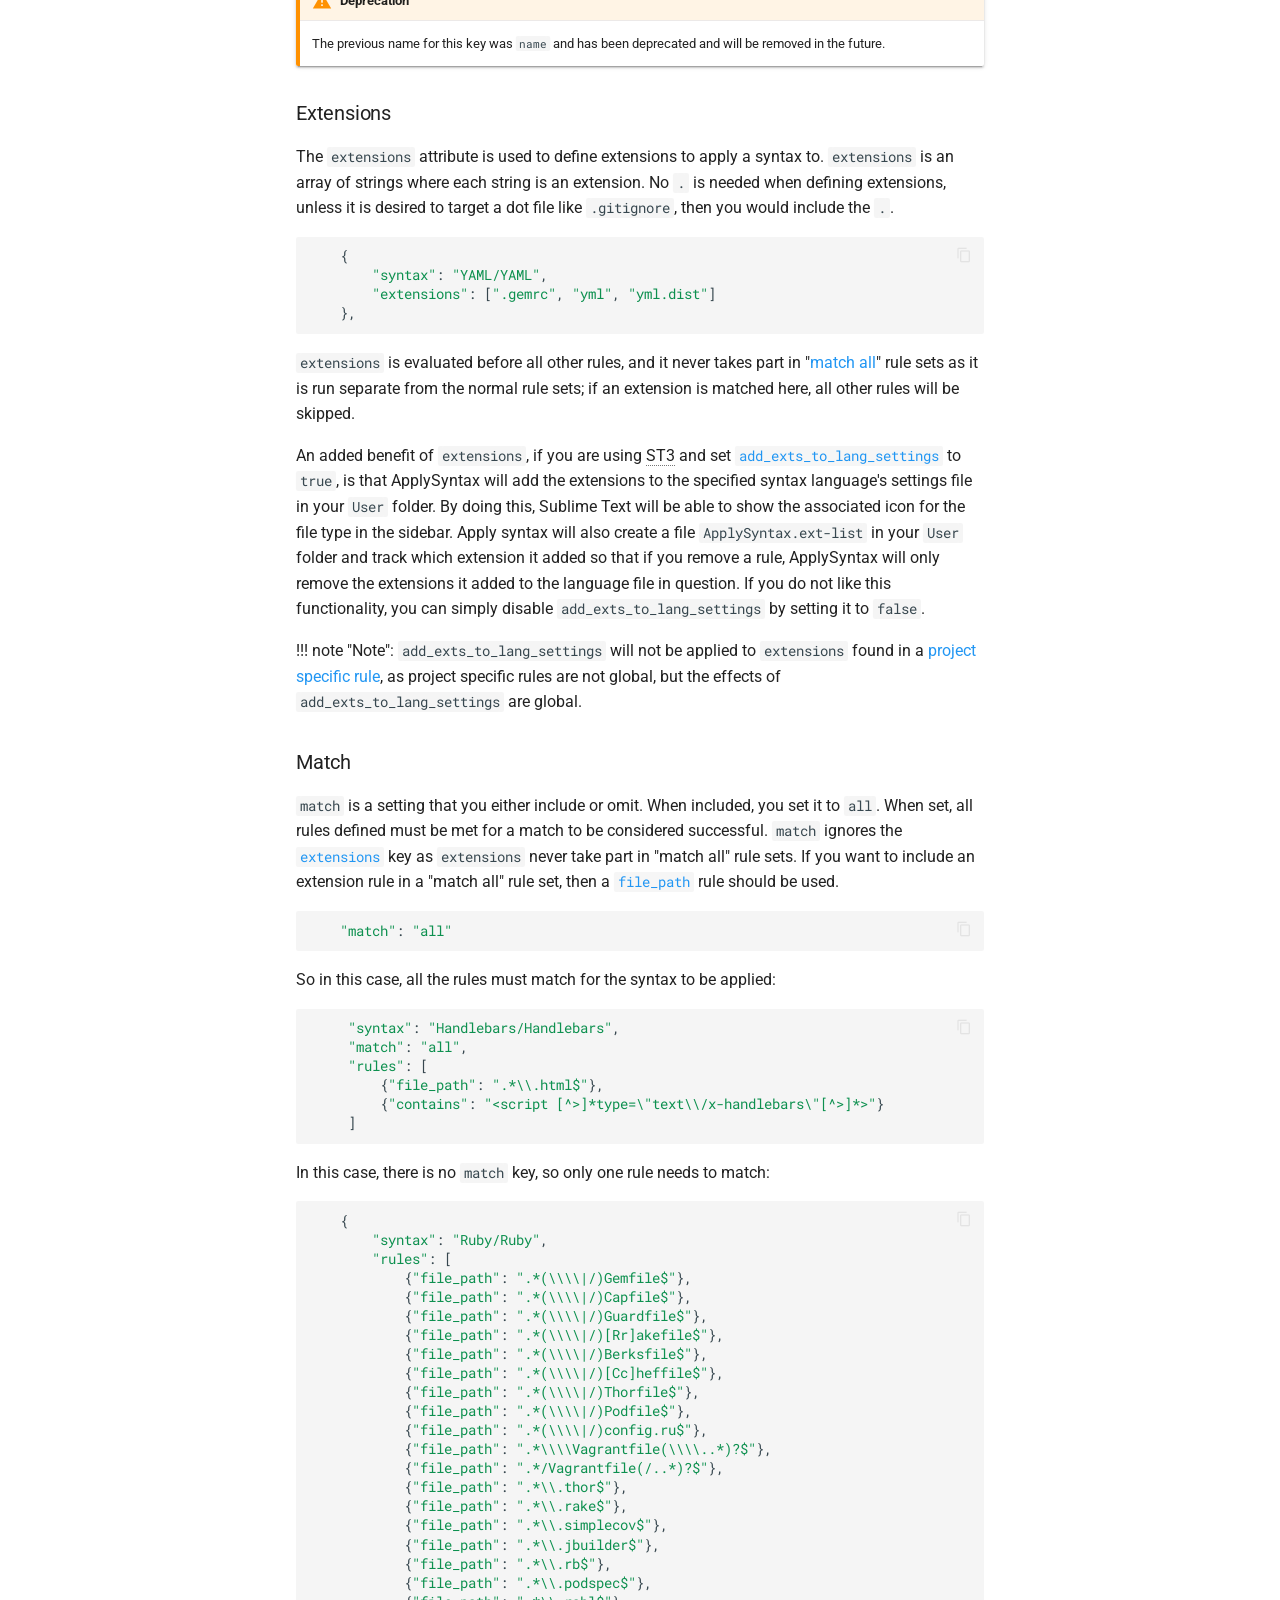
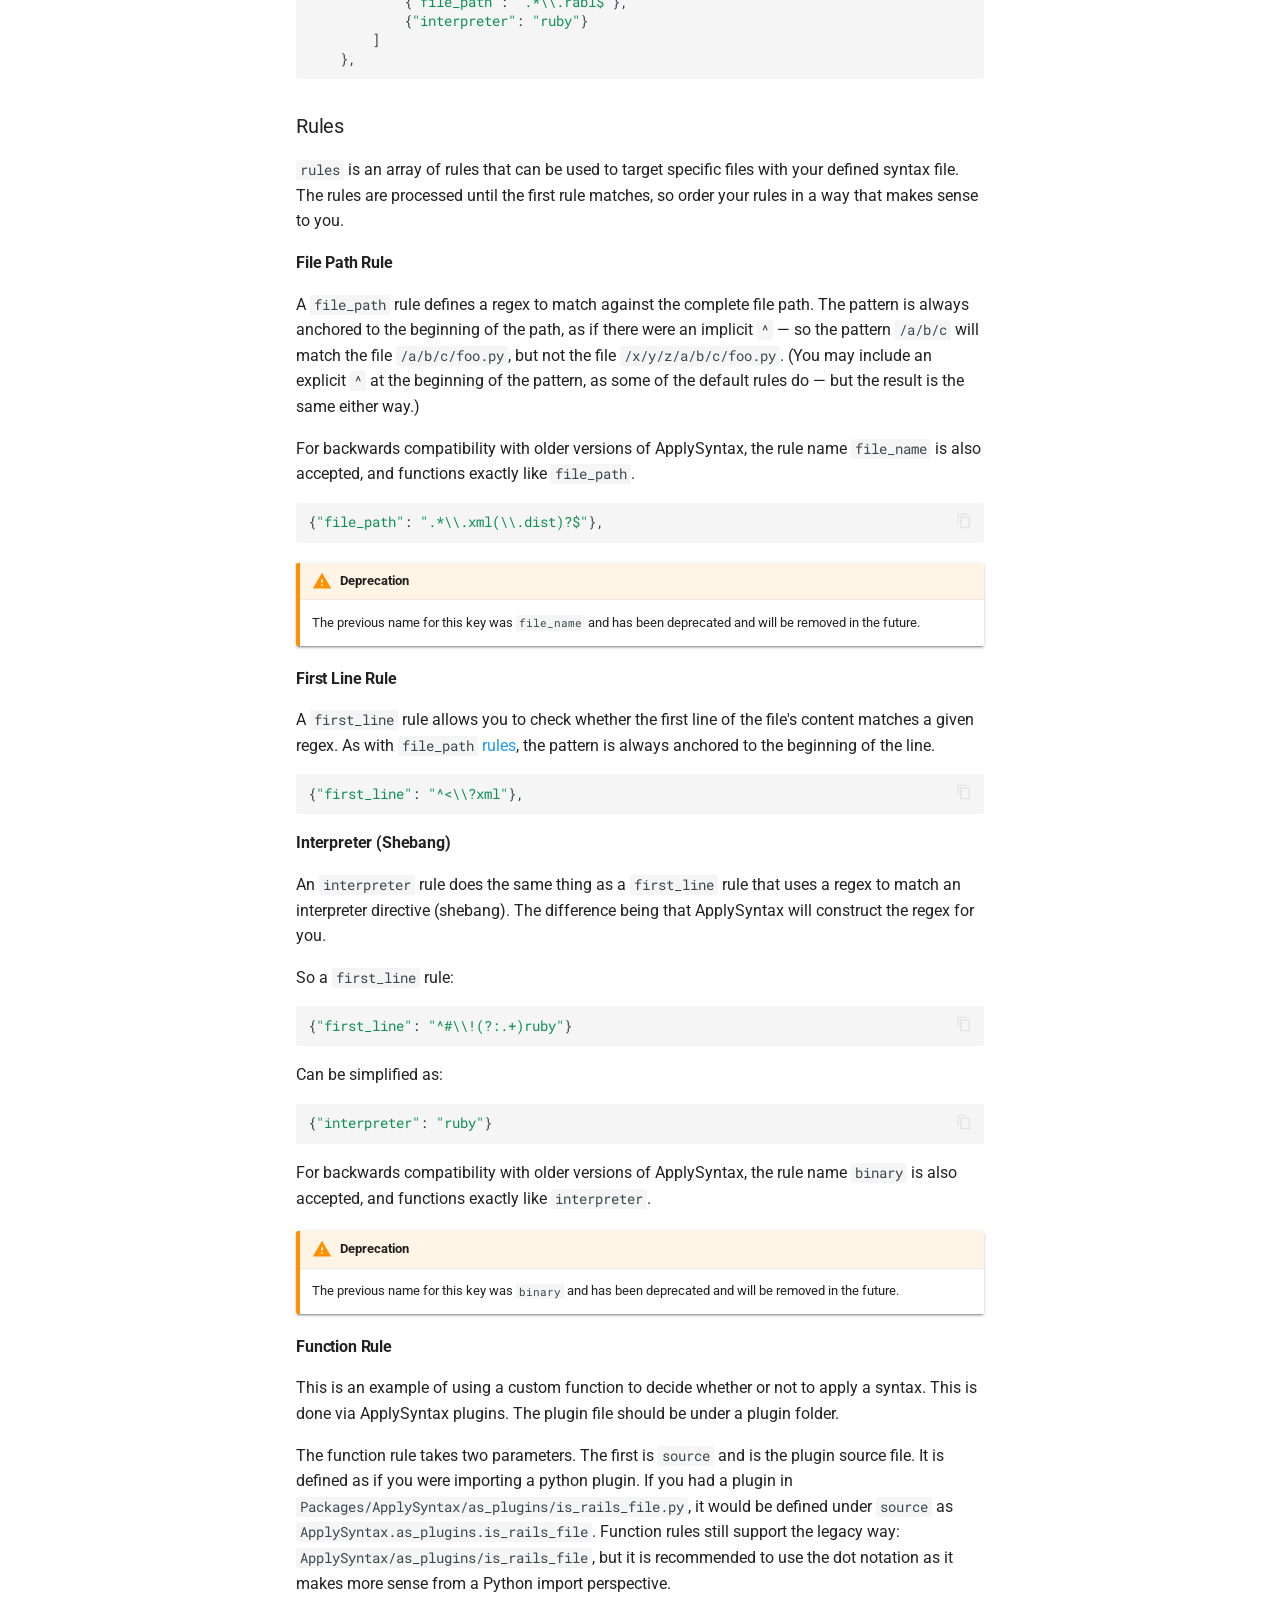
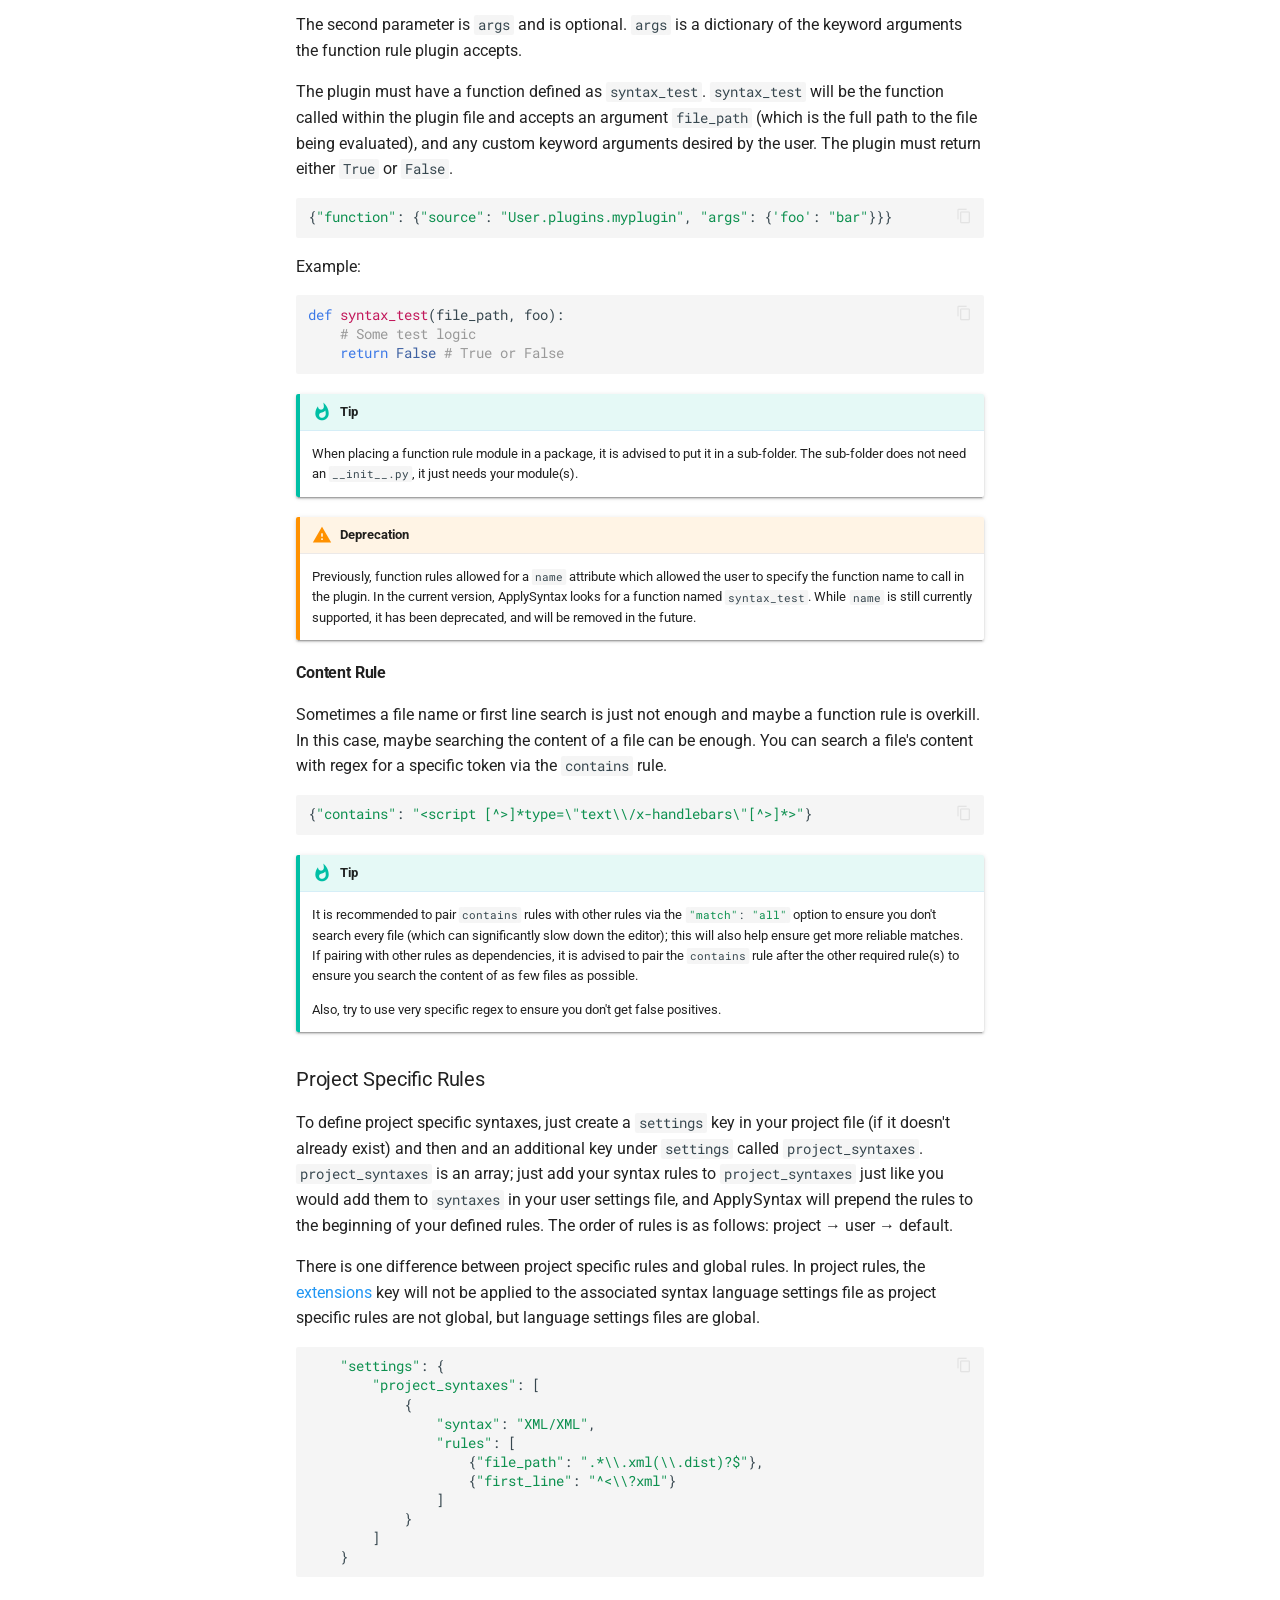
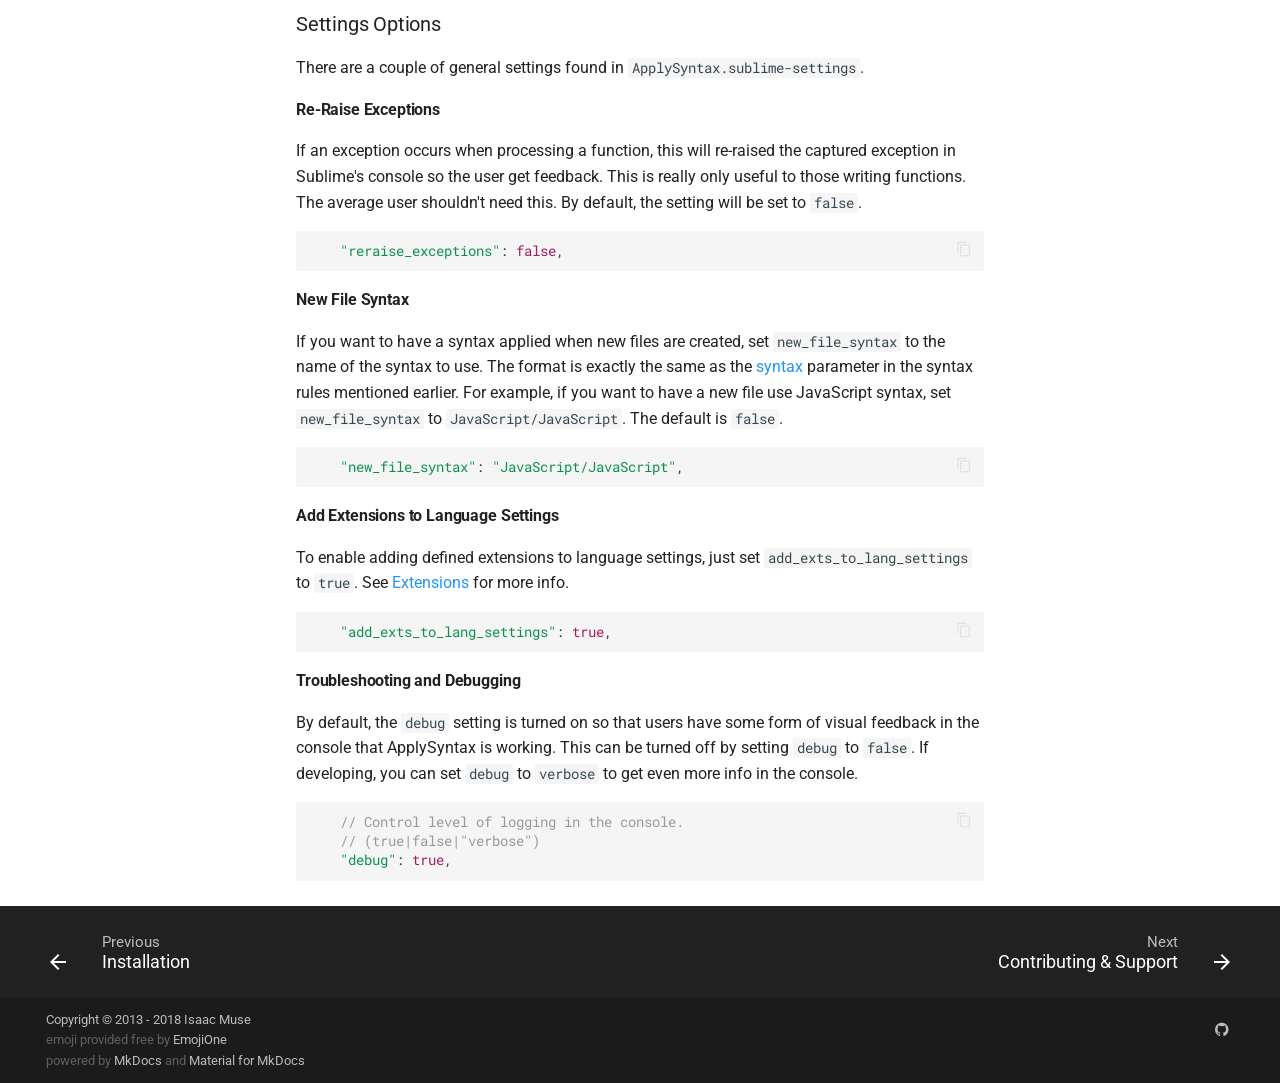
<file: usage/index.html>
<!DOCTYPE html>
<html lang="en" class="no-js">
  <head>
    
      <meta charset="utf-8">
      <meta name="viewport" content="width=device-width,initial-scale=1">
      <meta http-equiv="x-ua-compatible" content="ie=edge">
      
        <meta name="description" content="Syntax detector for Sublime Text.">
      
      
        <link rel="canonical" href="https://facelessuser.github.io/ApplySyntax/usage/">
      
      
      
        <meta name="lang:clipboard.copy" content="Copy to clipboard">
      
        <meta name="lang:clipboard.copied" content="Copied to clipboard">
      
        <meta name="lang:search.language" content="en">
      
        <meta name="lang:search.pipeline.stopwords" content="True">
      
        <meta name="lang:search.pipeline.trimmer" content="True">
      
        <meta name="lang:search.result.none" content="No matching documents">
      
        <meta name="lang:search.result.one" content="1 matching document">
      
        <meta name="lang:search.result.other" content="# matching documents">
      
        <meta name="lang:search.tokenizer" content="[\s\-]+">
      
      <link rel="shortcut icon" href="../assets/images/favicon.png">
      <meta name="generator" content="mkdocs-1.0.4, mkdocs-material-3.0.6">
    
    
      
        <title>User Guide - ApplySyntax Documentation</title>
      
    
    
      <link rel="stylesheet" href="../assets/stylesheets/application.451f80e5.css">
      
        <link rel="stylesheet" href="../assets/stylesheets/application-palette.22915126.css">
      
      
        
        
        <meta name="theme-color" content="#2196f3">
      
    
    
      <script src="../assets/javascripts/modernizr.1aa3b519.js"></script>
    
    
      
        <link href="https://fonts.gstatic.com" rel="preconnect" crossorigin>
        <link rel="stylesheet" href="https://fonts.googleapis.com/css?family=Roboto:300,400,400i,700|Roboto+Mono">
        <style>body,input{font-family:"Roboto","Helvetica Neue",Helvetica,Arial,sans-serif}code,kbd,pre{font-family:"Roboto Mono","Courier New",Courier,monospace}</style>
      
    
    <link rel="stylesheet" href="../assets/fonts/material-icons.css">
    
      <link rel="stylesheet" href="../extra-06017885a7.css">
    
    
  </head>
  
    
    
    <body dir="ltr" data-md-color-primary="blue" data-md-color-accent="blue">
  
    <svg class="md-svg">
      <defs>
        
        
          <svg xmlns="http://www.w3.org/2000/svg" width="416" height="448"
    viewBox="0 0 416 448" id="__github">
  <path fill="currentColor" d="M160 304q0 10-3.125 20.5t-10.75 19-18.125
        8.5-18.125-8.5-10.75-19-3.125-20.5 3.125-20.5 10.75-19 18.125-8.5
        18.125 8.5 10.75 19 3.125 20.5zM320 304q0 10-3.125 20.5t-10.75
        19-18.125 8.5-18.125-8.5-10.75-19-3.125-20.5 3.125-20.5 10.75-19
        18.125-8.5 18.125 8.5 10.75 19 3.125 20.5zM360
        304q0-30-17.25-51t-46.75-21q-10.25 0-48.75 5.25-17.75 2.75-39.25
        2.75t-39.25-2.75q-38-5.25-48.75-5.25-29.5 0-46.75 21t-17.25 51q0 22 8
        38.375t20.25 25.75 30.5 15 35 7.375 37.25 1.75h42q20.5 0
        37.25-1.75t35-7.375 30.5-15 20.25-25.75 8-38.375zM416 260q0 51.75-15.25
        82.75-9.5 19.25-26.375 33.25t-35.25 21.5-42.5 11.875-42.875 5.5-41.75
        1.125q-19.5 0-35.5-0.75t-36.875-3.125-38.125-7.5-34.25-12.875-30.25-20.25-21.5-28.75q-15.5-30.75-15.5-82.75
        0-59.25 34-99-6.75-20.5-6.75-42.5 0-29 12.75-54.5 27 0 47.5 9.875t47.25
        30.875q36.75-8.75 77.25-8.75 37 0 70 8 26.25-20.5
        46.75-30.25t47.25-9.75q12.75 25.5 12.75 54.5 0 21.75-6.75 42 34 40 34
        99.5z" />
</svg>
        
      </defs>
    </svg>
    <input class="md-toggle" data-md-toggle="drawer" type="checkbox" id="__drawer" autocomplete="off">
    <input class="md-toggle" data-md-toggle="search" type="checkbox" id="__search" autocomplete="off">
    <label class="md-overlay" data-md-component="overlay" for="__drawer"></label>
    
      <a href="#user-guide" tabindex="1" class="md-skip">
        Skip to content
      </a>
    
    
      <header class="md-header" data-md-component="header">
  <nav class="md-header-nav md-grid">
    <div class="md-flex">
      <div class="md-flex__cell md-flex__cell--shrink">
        <a href="https://facelessuser.github.io/ApplySyntax" title="ApplySyntax Documentation" class="md-header-nav__button md-logo">
          
            <i class="md-icon">description</i>
          
        </a>
      </div>
      <div class="md-flex__cell md-flex__cell--shrink">
        <label class="md-icon md-icon--menu md-header-nav__button" for="__drawer"></label>
      </div>
      <div class="md-flex__cell md-flex__cell--stretch">
        <div class="md-flex__ellipsis md-header-nav__title" data-md-component="title">
          
            
              <span class="md-header-nav__topic">
                ApplySyntax Documentation
              </span>
              <span class="md-header-nav__topic">
                User Guide
              </span>
            
          
        </div>
      </div>
      <div class="md-flex__cell md-flex__cell--shrink">
        
          
            <label class="md-icon md-icon--search md-header-nav__button" for="__search"></label>
            
<div class="md-search" data-md-component="search" role="dialog">
  <label class="md-search__overlay" for="__search"></label>
  <div class="md-search__inner" role="search">
    <form class="md-search__form" name="search">
      <input type="text" class="md-search__input" name="query" placeholder="Search" autocapitalize="off" autocorrect="off" autocomplete="off" spellcheck="false" data-md-component="query" data-md-state="active">
      <label class="md-icon md-search__icon" for="__search"></label>
      <button type="reset" class="md-icon md-search__icon" data-md-component="reset" tabindex="-1">
        &#xE5CD;
      </button>
    </form>
    <div class="md-search__output">
      <div class="md-search__scrollwrap" data-md-scrollfix>
        <div class="md-search-result" data-md-component="result">
          <div class="md-search-result__meta">
            Type to start searching
          </div>
          <ol class="md-search-result__list"></ol>
        </div>
      </div>
    </div>
  </div>
</div>
          
        
      </div>
      
        <div class="md-flex__cell md-flex__cell--shrink">
          <div class="md-header-nav__source">
            


  


  <a href="https://github.com/facelessuser/ApplySyntax/" title="Go to repository" class="md-source" data-md-source="github">
    
      <div class="md-source__icon">
        <svg viewBox="0 0 24 24" width="24" height="24">
          <use xlink:href="#__github" width="24" height="24"></use>
        </svg>
      </div>
    
    <div class="md-source__repository">
      GitHub
    </div>
  </a>

          </div>
        </div>
      
    </div>
  </nav>
</header>
    
    <div class="md-container">
      
        
      
      
      <main class="md-main">
        <div class="md-main__inner md-grid" data-md-component="container">
          
            
              <div class="md-sidebar md-sidebar--primary" data-md-component="navigation">
                <div class="md-sidebar__scrollwrap">
                  <div class="md-sidebar__inner">
                    <nav class="md-nav md-nav--primary" data-md-level="0">
  <label class="md-nav__title md-nav__title--site" for="__drawer">
    <a href="https://facelessuser.github.io/ApplySyntax" title="ApplySyntax Documentation" class="md-nav__button md-logo">
      
        <i class="md-icon">description</i>
      
    </a>
    ApplySyntax Documentation
  </label>
  
    <div class="md-nav__source">
      


  


  <a href="https://github.com/facelessuser/ApplySyntax/" title="Go to repository" class="md-source" data-md-source="github">
    
      <div class="md-source__icon">
        <svg viewBox="0 0 24 24" width="24" height="24">
          <use xlink:href="#__github" width="24" height="24"></use>
        </svg>
      </div>
    
    <div class="md-source__repository">
      GitHub
    </div>
  </a>

    </div>
  
  <ul class="md-nav__list" data-md-scrollfix>
    
      
      
      


  <li class="md-nav__item">
    <a href=".." title="About ApplySyntax" class="md-nav__link">
      About ApplySyntax
    </a>
  </li>

    
      
      
      


  <li class="md-nav__item">
    <a href="../installation/" title="Installation" class="md-nav__link">
      Installation
    </a>
  </li>

    
      
      
      

  


  <li class="md-nav__item md-nav__item--active">
    
    <input class="md-toggle md-nav__toggle" data-md-toggle="toc" type="checkbox" id="__toc">
    
      
    
    
      <label class="md-nav__link md-nav__link--active" for="__toc">
        User Guide
      </label>
    
    <a href="./" title="User Guide" class="md-nav__link md-nav__link--active">
      User Guide
    </a>
    
      
<nav class="md-nav md-nav--secondary">
  
  
    
  
  
    <label class="md-nav__title" for="__toc">Table of contents</label>
    <ul class="md-nav__list" data-md-scrollfix>
      
        <li class="md-nav__item">
  <a href="#overview" title="Overview" class="md-nav__link">
    Overview
  </a>
  
</li>
      
        <li class="md-nav__item">
  <a href="#creating-rules" title="Creating Rules" class="md-nav__link">
    Creating Rules
  </a>
  
    <nav class="md-nav">
      <ul class="md-nav__list">
        
          <li class="md-nav__item">
  <a href="#syntax" title="Syntax" class="md-nav__link">
    Syntax
  </a>
  
</li>
        
          <li class="md-nav__item">
  <a href="#extensions" title="Extensions" class="md-nav__link">
    Extensions
  </a>
  
</li>
        
          <li class="md-nav__item">
  <a href="#match" title="Match" class="md-nav__link">
    Match
  </a>
  
</li>
        
          <li class="md-nav__item">
  <a href="#rules" title="Rules" class="md-nav__link">
    Rules
  </a>
  
    <nav class="md-nav">
      <ul class="md-nav__list">
        
          <li class="md-nav__item">
  <a href="#file-path-rule" title="File Path Rule" class="md-nav__link">
    File Path Rule
  </a>
  
</li>
        
          <li class="md-nav__item">
  <a href="#first-line-rule" title="First Line Rule" class="md-nav__link">
    First Line Rule
  </a>
  
</li>
        
          <li class="md-nav__item">
  <a href="#interpreter-shebang" title="Interpreter (Shebang)" class="md-nav__link">
    Interpreter (Shebang)
  </a>
  
</li>
        
          <li class="md-nav__item">
  <a href="#function-rule" title="Function Rule" class="md-nav__link">
    Function Rule
  </a>
  
</li>
        
          <li class="md-nav__item">
  <a href="#content-rule" title="Content Rule" class="md-nav__link">
    Content Rule
  </a>
  
</li>
        
      </ul>
    </nav>
  
</li>
        
          <li class="md-nav__item">
  <a href="#project-specific-rules" title="Project Specific Rules" class="md-nav__link">
    Project Specific Rules
  </a>
  
</li>
        
          <li class="md-nav__item">
  <a href="#settings-options" title="Settings Options" class="md-nav__link">
    Settings Options
  </a>
  
    <nav class="md-nav">
      <ul class="md-nav__list">
        
          <li class="md-nav__item">
  <a href="#re-raise-exceptions" title="Re-Raise Exceptions" class="md-nav__link">
    Re-Raise Exceptions
  </a>
  
</li>
        
          <li class="md-nav__item">
  <a href="#new-file-syntax" title="New File Syntax" class="md-nav__link">
    New File Syntax
  </a>
  
</li>
        
          <li class="md-nav__item">
  <a href="#add-extensions-to-language-settings" title="Add Extensions to Language Settings" class="md-nav__link">
    Add Extensions to Language Settings
  </a>
  
</li>
        
          <li class="md-nav__item">
  <a href="#troubleshooting-and-debugging" title="Troubleshooting and Debugging" class="md-nav__link">
    Troubleshooting and Debugging
  </a>
  
</li>
        
      </ul>
    </nav>
  
</li>
        
      </ul>
    </nav>
  
</li>
      
      
      
      
      
    </ul>
  
</nav>
    
  </li>

    
      
      
      


  <li class="md-nav__item">
    <a href="../contributing/" title="Contributing &amp; Support" class="md-nav__link">
      Contributing &amp; Support
    </a>
  </li>

    
  </ul>
</nav>
                  </div>
                </div>
              </div>
            
            
              <div class="md-sidebar md-sidebar--secondary" data-md-component="toc">
                <div class="md-sidebar__scrollwrap">
                  <div class="md-sidebar__inner">
                    
<nav class="md-nav md-nav--secondary">
  
  
    
  
  
    <label class="md-nav__title" for="__toc">Table of contents</label>
    <ul class="md-nav__list" data-md-scrollfix>
      
        <li class="md-nav__item">
  <a href="#overview" title="Overview" class="md-nav__link">
    Overview
  </a>
  
</li>
      
        <li class="md-nav__item">
  <a href="#creating-rules" title="Creating Rules" class="md-nav__link">
    Creating Rules
  </a>
  
    <nav class="md-nav">
      <ul class="md-nav__list">
        
          <li class="md-nav__item">
  <a href="#syntax" title="Syntax" class="md-nav__link">
    Syntax
  </a>
  
</li>
        
          <li class="md-nav__item">
  <a href="#extensions" title="Extensions" class="md-nav__link">
    Extensions
  </a>
  
</li>
        
          <li class="md-nav__item">
  <a href="#match" title="Match" class="md-nav__link">
    Match
  </a>
  
</li>
        
          <li class="md-nav__item">
  <a href="#rules" title="Rules" class="md-nav__link">
    Rules
  </a>
  
    <nav class="md-nav">
      <ul class="md-nav__list">
        
          <li class="md-nav__item">
  <a href="#file-path-rule" title="File Path Rule" class="md-nav__link">
    File Path Rule
  </a>
  
</li>
        
          <li class="md-nav__item">
  <a href="#first-line-rule" title="First Line Rule" class="md-nav__link">
    First Line Rule
  </a>
  
</li>
        
          <li class="md-nav__item">
  <a href="#interpreter-shebang" title="Interpreter (Shebang)" class="md-nav__link">
    Interpreter (Shebang)
  </a>
  
</li>
        
          <li class="md-nav__item">
  <a href="#function-rule" title="Function Rule" class="md-nav__link">
    Function Rule
  </a>
  
</li>
        
          <li class="md-nav__item">
  <a href="#content-rule" title="Content Rule" class="md-nav__link">
    Content Rule
  </a>
  
</li>
        
      </ul>
    </nav>
  
</li>
        
          <li class="md-nav__item">
  <a href="#project-specific-rules" title="Project Specific Rules" class="md-nav__link">
    Project Specific Rules
  </a>
  
</li>
        
          <li class="md-nav__item">
  <a href="#settings-options" title="Settings Options" class="md-nav__link">
    Settings Options
  </a>
  
    <nav class="md-nav">
      <ul class="md-nav__list">
        
          <li class="md-nav__item">
  <a href="#re-raise-exceptions" title="Re-Raise Exceptions" class="md-nav__link">
    Re-Raise Exceptions
  </a>
  
</li>
        
          <li class="md-nav__item">
  <a href="#new-file-syntax" title="New File Syntax" class="md-nav__link">
    New File Syntax
  </a>
  
</li>
        
          <li class="md-nav__item">
  <a href="#add-extensions-to-language-settings" title="Add Extensions to Language Settings" class="md-nav__link">
    Add Extensions to Language Settings
  </a>
  
</li>
        
          <li class="md-nav__item">
  <a href="#troubleshooting-and-debugging" title="Troubleshooting and Debugging" class="md-nav__link">
    Troubleshooting and Debugging
  </a>
  
</li>
        
      </ul>
    </nav>
  
</li>
        
      </ul>
    </nav>
  
</li>
      
      
      
      
      
    </ul>
  
</nav>
                  </div>
                </div>
              </div>
            
          
          <div class="md-content">
            <article class="md-content__inner md-typeset">
              
                
                  <a href="https://github.com/facelessuser/ApplySyntax/tree/master/docs/src/markdown/usage.md" title="Edit this page" class="md-icon md-content__icon">&#xE3C9;</a>
                
                
                <h1 id="user-guide">User Guide<a class="headerlink" href="#user-guide" title="Permanent link"></a></h1>
<h2 id="overview">Overview<a class="headerlink" href="#overview" title="Permanent link"></a></h2>
<p>ApplySyntax is based on the idea of creating rules for applying certain syntaxes to specific files. You define the rules, the plugin checks them. The first one to pass wins.</p>
<p>ApplySyntax allows you to create your own custom rules. The easiest way to get started is to create a settings file called <code>ApplySyntax.sublime-settings</code> in your <code>Packages/User</code> folder.  You can override the default settings in <code>Packages/ApplySyntax/ApplySyntax.sublime-settings</code> by setting them in your <code>Packages/User/ApplySyntax.sublime-settings</code> file. You can override any setting to meet your needs.  To prepend rules to the default rule set, you can create a key called <code>syntaxes</code> (modifying <code>default_syntaxes</code> will wipe out all the default rules and is not recommended as you won't get the latest updates).</p>
<h2 id="creating-rules">Creating Rules<a class="headerlink" href="#creating-rules" title="Permanent link"></a></h2>
<p>Each rule is a dictionary within the syntax array.  Let's take a look at the top level parameters.</p>
<h3 id="syntax">Syntax<a class="headerlink" href="#syntax" title="Permanent link"></a></h3>
<p>The <code>syntax</code> attribute is the syntax file that will be applied to a view which meets the criteria defined in the rule.</p>
<p>For syntax files you must specify the path to the syntax file. The plugin is capable of supporting multiple levels of folder nesting if you need it to. For example, if you had all of your tmLanguage files for Rails organized in a folder like this: <code>Packages/Rails/Language/*.tmLanguage</code>, and you were looking to use the <code>Ruby Haml.tmLanguage</code> file, the path to name translation would simply be: <code>Packages/Rails/Language/Ruby Haml.tmLanguage</code> &rarr; <code>Rails/Language/Ruby Haml</code>.</p>
<div class="codehilite"><pre><span></span><span class="s2">&quot;syntax&quot;</span><span class="o">:</span> <span class="s2">&quot;Rails/Language/Ruby Haml&quot;</span>
</pre></div>

<p>Notice that the paths are relative to the <code>Packages</code> folder.  Also, notice that we don't specify the extension.  Sublime Text in build 3084 added a new language syntax with the extension <code>sublime-syntax</code>.  In Sublime builds &gt;= 3084, ApplySyntax will first default to <code>sublime-syntax</code> and fall back to <code>tmLanguage</code> if it cannot find the the other format.  If you want to force the syntax, just specify the extension; the extension must be either <code>sublime-syntax</code> or <code>tmLanguage</code>.</p>
<div class="codehilite"><pre><span></span><span class="s2">&quot;syntax&quot;</span><span class="o">:</span> <span class="s2">&quot;Rails/Language/Ruby Haml.tmLanguage&quot;</span>
</pre></div>

<p>If it is desirable for the syntax rule to reference multiple tmLanguage files because it is not known which package will be on a machine, you can set the syntax as an array of syntaxes as shown in the following example.  The first one found will be used.</p>
<div class="codehilite"><pre><span></span><span class="s2">&quot;syntax&quot;</span><span class="o">:</span> <span class="p">[</span><span class="s2">&quot;RSpec/RSpec&quot;</span><span class="p">,</span> <span class="s2">&quot;RSpec (snippets and syntax)/Syntaxes/RSpec&quot;</span><span class="p">]</span>
</pre></div>

<p>Notice that each syntax file has a different path since they come from completely different plugins.</p>
<p>Lastly, if using Package Control, it is likely that most, if not all, of your packages will be zipped with the extension <code>.sublime-package</code> in the <code>Installed Packages</code> folder instead of <code>Packages</code>.  These will be handled exactly like plugins installed under <code>Packages</code>.  The one difference is that you treat the zip bundle as a folder without the <code>.sublime-package</code> extension.  So if we had a syntax file located in a zipped bundle: <code>Installed Packages/Rails.sublime-package/Language/Ruby Haml.tmLanguage</code> &rarr; <code>Rails/Language/Ruby Haml</code>.</p>
<div class="codehilite"><pre><span></span><span class="s2">&quot;syntax&quot;</span><span class="o">:</span> <span class="s2">&quot;Rails/Language/Ruby Haml&quot;</span>
</pre></div>

<div class="admonition warning">
<p class="admonition-title">Deprecation</p>
<p>The previous name for this key was <code>name</code> and has been deprecated and will be removed in the future.</p>
</div>
<h3 id="extensions">Extensions<a class="headerlink" href="#extensions" title="Permanent link"></a></h3>
<p>The <code>extensions</code> attribute is used to define extensions to apply a syntax to.  <code>extensions</code> is an array of strings where each string is an extension.  No <code>.</code> is needed when defining extensions, unless it is desired to target a dot file like <code>.gitignore</code>, then you would include the <code>.</code>.</p>
<div class="codehilite"><pre><span></span>    <span class="p">{</span>
        <span class="s2">&quot;syntax&quot;</span><span class="o">:</span> <span class="s2">&quot;YAML/YAML&quot;</span><span class="p">,</span>
        <span class="s2">&quot;extensions&quot;</span><span class="o">:</span> <span class="p">[</span><span class="s2">&quot;.gemrc&quot;</span><span class="p">,</span> <span class="s2">&quot;yml&quot;</span><span class="p">,</span> <span class="s2">&quot;yml.dist&quot;</span><span class="p">]</span>
    <span class="p">},</span>
</pre></div>

<p><code>extensions</code> is evaluated before all other rules, and it never takes part in "<a href="#match">match all</a>" rule sets as it is run separate from the normal rule sets; if an extension is matched here, all other rules will be skipped.</p>
<p>An added benefit of <code>extensions</code>, if you are using <abbr title="Sublime Text 3">ST3</abbr> and set <a href="#add-extensions-to-language-settings"><code>add_exts_to_lang_settings</code></a> to <code>true</code>, is that ApplySyntax will add the extensions to the specified syntax language's settings file in your <code>User</code> folder.  By doing this, Sublime Text will be able to show the associated icon for the file type in the sidebar.  Apply syntax will also create a file <code>ApplySyntax.ext-list</code> in your <code>User</code> folder and track which extension it added so that if you remove a rule, ApplySyntax will only remove the extensions it added to the language file in question. If you do not like this functionality, you can simply disable <code>add_exts_to_lang_settings</code> by setting it to <code>false</code>.</p>
<p>!!! note "Note":
    <code>add_exts_to_lang_settings</code> will not be applied to <code>extensions</code> found in a <a href="#project-specific-rules">project specific rule</a>, as project specific rules are not global, but the effects of <code>add_exts_to_lang_settings</code> are global.</p>
<h3 id="match">Match<a class="headerlink" href="#match" title="Permanent link"></a></h3>
<p><code>match</code> is a setting that you either include or omit.  When included, you set it to <code>all</code>.  When set, all rules defined must be met for a match to be considered successful.  <code>match</code> ignores the <a href="#extensions"><code>extensions</code></a> key as <code>extensions</code> never take part in "match all" rule sets.  If you want to include an extension rule in a "match all" rule set, then a <a href="#file-path-rule"><code>file_path</code></a> rule should be used.</p>
<div class="codehilite"><pre><span></span>    <span class="s2">&quot;match&quot;</span><span class="o">:</span> <span class="s2">&quot;all&quot;</span>
</pre></div>

<p>So in this case, all the rules must match for the syntax to be applied:</p>
<div class="codehilite"><pre><span></span>     <span class="s2">&quot;syntax&quot;</span><span class="o">:</span> <span class="s2">&quot;Handlebars/Handlebars&quot;</span><span class="p">,</span>
     <span class="s2">&quot;match&quot;</span><span class="o">:</span> <span class="s2">&quot;all&quot;</span><span class="p">,</span>
     <span class="s2">&quot;rules&quot;</span><span class="o">:</span> <span class="p">[</span>
         <span class="p">{</span><span class="s2">&quot;file_path&quot;</span><span class="o">:</span> <span class="s2">&quot;.*\\.html$&quot;</span><span class="p">},</span>
         <span class="p">{</span><span class="s2">&quot;contains&quot;</span><span class="o">:</span> <span class="s2">&quot;&lt;script [^&gt;]*type=\&quot;text\\/x-handlebars\&quot;[^&gt;]*&gt;&quot;</span><span class="p">}</span>
     <span class="p">]</span>
</pre></div>

<p>In this case, there is no <code>match</code> key, so only one rule needs to match:</p>
<div class="codehilite"><pre><span></span>    <span class="p">{</span>
        <span class="s2">&quot;syntax&quot;</span><span class="o">:</span> <span class="s2">&quot;Ruby/Ruby&quot;</span><span class="p">,</span>
        <span class="s2">&quot;rules&quot;</span><span class="o">:</span> <span class="p">[</span>
            <span class="p">{</span><span class="s2">&quot;file_path&quot;</span><span class="o">:</span> <span class="s2">&quot;.*(\\\\|/)Gemfile$&quot;</span><span class="p">},</span>
            <span class="p">{</span><span class="s2">&quot;file_path&quot;</span><span class="o">:</span> <span class="s2">&quot;.*(\\\\|/)Capfile$&quot;</span><span class="p">},</span>
            <span class="p">{</span><span class="s2">&quot;file_path&quot;</span><span class="o">:</span> <span class="s2">&quot;.*(\\\\|/)Guardfile$&quot;</span><span class="p">},</span>
            <span class="p">{</span><span class="s2">&quot;file_path&quot;</span><span class="o">:</span> <span class="s2">&quot;.*(\\\\|/)[Rr]akefile$&quot;</span><span class="p">},</span>
            <span class="p">{</span><span class="s2">&quot;file_path&quot;</span><span class="o">:</span> <span class="s2">&quot;.*(\\\\|/)Berksfile$&quot;</span><span class="p">},</span>
            <span class="p">{</span><span class="s2">&quot;file_path&quot;</span><span class="o">:</span> <span class="s2">&quot;.*(\\\\|/)[Cc]heffile$&quot;</span><span class="p">},</span>
            <span class="p">{</span><span class="s2">&quot;file_path&quot;</span><span class="o">:</span> <span class="s2">&quot;.*(\\\\|/)Thorfile$&quot;</span><span class="p">},</span>
            <span class="p">{</span><span class="s2">&quot;file_path&quot;</span><span class="o">:</span> <span class="s2">&quot;.*(\\\\|/)Podfile$&quot;</span><span class="p">},</span>
            <span class="p">{</span><span class="s2">&quot;file_path&quot;</span><span class="o">:</span> <span class="s2">&quot;.*(\\\\|/)config.ru$&quot;</span><span class="p">},</span>
            <span class="p">{</span><span class="s2">&quot;file_path&quot;</span><span class="o">:</span> <span class="s2">&quot;.*\\\\Vagrantfile(\\\\..*)?$&quot;</span><span class="p">},</span>
            <span class="p">{</span><span class="s2">&quot;file_path&quot;</span><span class="o">:</span> <span class="s2">&quot;.*/Vagrantfile(/..*)?$&quot;</span><span class="p">},</span>
            <span class="p">{</span><span class="s2">&quot;file_path&quot;</span><span class="o">:</span> <span class="s2">&quot;.*\\.thor$&quot;</span><span class="p">},</span>
            <span class="p">{</span><span class="s2">&quot;file_path&quot;</span><span class="o">:</span> <span class="s2">&quot;.*\\.rake$&quot;</span><span class="p">},</span>
            <span class="p">{</span><span class="s2">&quot;file_path&quot;</span><span class="o">:</span> <span class="s2">&quot;.*\\.simplecov$&quot;</span><span class="p">},</span>
            <span class="p">{</span><span class="s2">&quot;file_path&quot;</span><span class="o">:</span> <span class="s2">&quot;.*\\.jbuilder$&quot;</span><span class="p">},</span>
            <span class="p">{</span><span class="s2">&quot;file_path&quot;</span><span class="o">:</span> <span class="s2">&quot;.*\\.rb$&quot;</span><span class="p">},</span>
            <span class="p">{</span><span class="s2">&quot;file_path&quot;</span><span class="o">:</span> <span class="s2">&quot;.*\\.podspec$&quot;</span><span class="p">},</span>
            <span class="p">{</span><span class="s2">&quot;file_path&quot;</span><span class="o">:</span> <span class="s2">&quot;.*\\.rabl$&quot;</span><span class="p">},</span>
            <span class="p">{</span><span class="s2">&quot;interpreter&quot;</span><span class="o">:</span> <span class="s2">&quot;ruby&quot;</span><span class="p">}</span>
        <span class="p">]</span>
    <span class="p">},</span>
</pre></div>

<h3 id="rules">Rules<a class="headerlink" href="#rules" title="Permanent link"></a></h3>
<p><code>rules</code> is an array of rules that can be used to target specific files with your defined syntax file.  The rules are processed until the first rule matches, so order your rules in a way that makes sense to you.</p>
<h4 id="file-path-rule">File Path Rule<a class="headerlink" href="#file-path-rule" title="Permanent link"></a></h4>
<p>A <code>file_path</code> rule defines a regex to match against the complete file path. The pattern is always anchored to the beginning of the path, as if there were an implicit <code>^</code> — so the pattern <code>/a/b/c</code> will match the file <code>/a/b/c/foo.py</code>, but not the file <code>/x/y/z/a/b/c/foo.py</code>. (You may include an explicit <code>^</code> at the beginning of the pattern, as some of the default rules do — but the result is the same either way.)</p>
<p>For backwards compatibility with older versions of ApplySyntax, the rule name <code>file_name</code> is also accepted, and functions exactly like <code>file_path</code>.</p>
<div class="codehilite"><pre><span></span><span class="p">{</span><span class="s2">&quot;file_path&quot;</span><span class="o">:</span> <span class="s2">&quot;.*\\.xml(\\.dist)?$&quot;</span><span class="p">},</span>
</pre></div>

<div class="admonition warning">
<p class="admonition-title">Deprecation</p>
<p>The previous name for this key was <code>file_name</code> and has been deprecated and will be removed in the future.</p>
</div>
<h4 id="first-line-rule">First Line Rule<a class="headerlink" href="#first-line-rule" title="Permanent link"></a></h4>
<p>A <code>first_line</code> rule allows you to check whether the first line of the file's content matches a given regex. As with <code>file_path</code> <a href="#file-path-rule">rules</a>, the pattern is always anchored to the beginning of the line.</p>
<div class="codehilite"><pre><span></span><span class="p">{</span><span class="s2">&quot;first_line&quot;</span><span class="o">:</span> <span class="s2">&quot;^&lt;\\?xml&quot;</span><span class="p">},</span>
</pre></div>

<h4 id="interpreter-shebang">Interpreter (Shebang)<a class="headerlink" href="#interpreter-shebang" title="Permanent link"></a></h4>
<p>An <code>interpreter</code> rule does the same thing as a <code>first_line</code> rule that uses a regex to match an interpreter directive (shebang).  The difference being that ApplySyntax will construct the regex for you.</p>
<p>So a <code>first_line</code> rule:</p>
<div class="codehilite"><pre><span></span><span class="p">{</span><span class="s2">&quot;first_line&quot;</span><span class="o">:</span> <span class="s2">&quot;^#\\!(?:.+)ruby&quot;</span><span class="p">}</span>
</pre></div>

<p>Can be simplified as:</p>
<div class="codehilite"><pre><span></span><span class="p">{</span><span class="s2">&quot;interpreter&quot;</span><span class="o">:</span> <span class="s2">&quot;ruby&quot;</span><span class="p">}</span>
</pre></div>

<p>For backwards compatibility with older versions of ApplySyntax, the rule name <code>binary</code> is also accepted, and functions exactly like <code>interpreter</code>.</p>
<div class="admonition warning">
<p class="admonition-title">Deprecation</p>
<p>The previous name for this key was <code>binary</code> and has been deprecated and will be removed in the future.</p>
</div>
<h4 id="function-rule">Function Rule<a class="headerlink" href="#function-rule" title="Permanent link"></a></h4>
<p>This is an example of using a custom function to decide whether or not to apply a syntax. This is done via ApplySyntax plugins.  The plugin file should be under a plugin folder.</p>
<p>The function rule takes two parameters.  The first is <code>source</code> and is the plugin source file.  It is defined as if you were importing a python plugin.  If you had a plugin in <code>Packages/ApplySyntax/as_plugins/is_rails_file.py</code>, it would be defined under <code>source</code> as <code>ApplySyntax.as_plugins.is_rails_file</code>.  Function rules still support the legacy way: <code>ApplySyntax/as_plugins/is_rails_file</code>, but it is recommended to use the dot notation as it makes more sense from a Python import perspective.</p>
<p>The second parameter is <code>args</code> and is optional. <code>args</code> is a dictionary of the keyword arguments the function rule plugin accepts.</p>
<p>The plugin must have a function defined as <code>syntax_test</code>. <code>syntax_test</code> will be the function called within the plugin file and accepts an argument <code>file_path</code> (which is the full path to the file being evaluated), and any custom keyword arguments desired by the user.  The plugin must return either <code>True</code> or <code>False</code>.</p>
<div class="codehilite"><pre><span></span><span class="p">{</span><span class="s2">&quot;function&quot;</span><span class="o">:</span> <span class="p">{</span><span class="s2">&quot;source&quot;</span><span class="o">:</span> <span class="s2">&quot;User.plugins.myplugin&quot;</span><span class="p">,</span> <span class="s2">&quot;args&quot;</span><span class="o">:</span> <span class="p">{</span><span class="s1">&#39;foo&#39;</span><span class="o">:</span> <span class="s2">&quot;bar&quot;</span><span class="p">}}}</span>
</pre></div>

<p>Example:</p>
<div class="codehilite"><pre><span></span><span class="k">def</span> <span class="nf">syntax_test</span><span class="p">(</span><span class="n">file_path</span><span class="p">,</span> <span class="n">foo</span><span class="p">):</span>
    <span class="c1"># Some test logic</span>
    <span class="k">return</span> <span class="bp">False</span> <span class="c1"># True or False</span>
</pre></div>

<div class="admonition tip">
<p class="admonition-title">Tip</p>
<p>When placing a function rule module in a package, it is advised to put it in a sub-folder.  The sub-folder does not need an <code>__init__.py</code>, it just needs your module(s).</p>
</div>
<div class="admonition warning">
<p class="admonition-title">Deprecation</p>
<p>Previously, function rules allowed for a <code>name</code> attribute which allowed the user to specify the function name to call in the plugin.  In the current version, ApplySyntax looks for a function named <code>syntax_test</code>.  While <code>name</code> is still currently supported, it has been deprecated, and will be removed in the future.</p>
</div>
<h4 id="content-rule">Content Rule<a class="headerlink" href="#content-rule" title="Permanent link"></a></h4>
<p>Sometimes a file name or first line search is just not enough and maybe a function rule is overkill.  In this case, maybe searching the content of a file can be enough.  You can search a file's content with regex for a specific token via the <code>contains</code> rule.</p>
<div class="codehilite"><pre><span></span><span class="p">{</span><span class="s2">&quot;contains&quot;</span><span class="o">:</span> <span class="s2">&quot;&lt;script [^&gt;]*type=\&quot;text\\/x-handlebars\&quot;[^&gt;]*&gt;&quot;</span><span class="p">}</span>
</pre></div>

<div class="admonition tip">
<p class="admonition-title">Tip</p>
<p>It is recommended to pair <code>contains</code> rules with other rules via the <code class="codehilite"><span class="s2">&quot;match&quot;</span><span class="o">:</span> <span class="s2">&quot;all&quot;</span></code> option to ensure you don't search every file (which can significantly slow down the editor); this will also help ensure get more reliable matches. If pairing with other rules as dependencies, it is advised to pair the <code>contains</code> rule after the other required rule(s) to ensure you search the content of as few files as possible.</p>
<p>Also, try to use very specific regex to ensure you don't get false positives.</p>
</div>
<h3 id="project-specific-rules">Project Specific Rules<a class="headerlink" href="#project-specific-rules" title="Permanent link"></a></h3>
<p>To define project specific syntaxes, just create a <code>settings</code> key in your project file (if it doesn't already exist) and then and an additional key under <code>settings</code> called <code>project_syntaxes</code>.  <code>project_syntaxes</code> is an array; just add your syntax rules to <code>project_syntaxes</code> just like you would add them to <code>syntaxes</code> in your user settings file, and ApplySyntax will prepend the rules to the beginning of your defined rules.  The order of rules is as follows: project &rarr; user &rarr; default.</p>
<p>There is one difference between project specific rules and global rules.  In project rules, the <a href="#extensions">extensions</a> key will not be applied to the associated syntax language settings file as project specific rules are not global, but language settings files are global.</p>
<div class="codehilite"><pre><span></span>    <span class="s2">&quot;settings&quot;</span><span class="o">:</span> <span class="p">{</span>
        <span class="s2">&quot;project_syntaxes&quot;</span><span class="o">:</span> <span class="p">[</span>
            <span class="p">{</span>
                <span class="s2">&quot;syntax&quot;</span><span class="o">:</span> <span class="s2">&quot;XML/XML&quot;</span><span class="p">,</span>
                <span class="s2">&quot;rules&quot;</span><span class="o">:</span> <span class="p">[</span>
                    <span class="p">{</span><span class="s2">&quot;file_path&quot;</span><span class="o">:</span> <span class="s2">&quot;.*\\.xml(\\.dist)?$&quot;</span><span class="p">},</span>
                    <span class="p">{</span><span class="s2">&quot;first_line&quot;</span><span class="o">:</span> <span class="s2">&quot;^&lt;\\?xml&quot;</span><span class="p">}</span>
                <span class="p">]</span>
            <span class="p">}</span>
        <span class="p">]</span>
    <span class="p">}</span>
</pre></div>

<h3 id="settings-options">Settings Options<a class="headerlink" href="#settings-options" title="Permanent link"></a></h3>
<p>There are a couple of general settings found in <code>ApplySyntax.sublime-settings</code>.</p>
<h4 id="re-raise-exceptions">Re-Raise Exceptions<a class="headerlink" href="#re-raise-exceptions" title="Permanent link"></a></h4>
<p>If an exception occurs when processing a function, this will re-raised the captured exception in Sublime's console so the user get feedback. This is really only useful to those writing functions. The average user shouldn't need this.  By default, the setting will be set to <code>false</code>.</p>
<div class="codehilite"><pre><span></span>    <span class="s2">&quot;reraise_exceptions&quot;</span><span class="o">:</span> <span class="kc">false</span><span class="p">,</span>
</pre></div>

<h4 id="new-file-syntax">New File Syntax<a class="headerlink" href="#new-file-syntax" title="Permanent link"></a></h4>
<p>If you want to have a syntax applied when new files are created, set <code>new_file_syntax</code> to the name of the syntax to use. The format is exactly the same as the <a href="#syntax">syntax</a> parameter in the syntax rules mentioned earlier. For example, if you want to have a new file use JavaScript syntax, set <code>new_file_syntax</code> to <code>JavaScript/JavaScript</code>.  The default is <code>false</code>.</p>
<div class="codehilite"><pre><span></span>    <span class="s2">&quot;new_file_syntax&quot;</span><span class="o">:</span> <span class="s2">&quot;JavaScript/JavaScript&quot;</span><span class="p">,</span>
</pre></div>

<h4 id="add-extensions-to-language-settings">Add Extensions to Language Settings<a class="headerlink" href="#add-extensions-to-language-settings" title="Permanent link"></a></h4>
<p>To enable adding defined extensions to language settings, just set <code>add_exts_to_lang_settings</code> to <code>true</code>.  See <a href="#extensions">Extensions</a> for more info.</p>
<div class="codehilite"><pre><span></span>    <span class="s2">&quot;add_exts_to_lang_settings&quot;</span><span class="o">:</span> <span class="kc">true</span><span class="p">,</span>
</pre></div>

<h4 id="troubleshooting-and-debugging">Troubleshooting and Debugging<a class="headerlink" href="#troubleshooting-and-debugging" title="Permanent link"></a></h4>
<p>By default, the <code>debug</code> setting is turned on so that users have some form of visual feedback in the console that ApplySyntax is working.  This can be turned off by setting <code>debug</code> to <code>false</code>.  If developing, you can set <code>debug</code> to <code>verbose</code> to get even more info in the console.</p>
<div class="codehilite"><pre><span></span>    <span class="c1">// Control level of logging in the console.</span>
    <span class="c1">// (true|false|&quot;verbose&quot;)</span>
    <span class="s2">&quot;debug&quot;</span><span class="o">:</span> <span class="kc">true</span><span class="p">,</span>
</pre></div>
                
                  
                
              
              
                


              
            </article>
          </div>
        </div>
      </main>
      
        
<footer class="md-footer">
  
    <div class="md-footer-nav">
      <nav class="md-footer-nav__inner md-grid">
        
          <a href="../installation/" title="Installation" class="md-flex md-footer-nav__link md-footer-nav__link--prev" rel="prev">
            <div class="md-flex__cell md-flex__cell--shrink">
              <i class="md-icon md-icon--arrow-back md-footer-nav__button"></i>
            </div>
            <div class="md-flex__cell md-flex__cell--stretch md-footer-nav__title">
              <span class="md-flex__ellipsis">
                <span class="md-footer-nav__direction">
                  Previous
                </span>
                Installation
              </span>
            </div>
          </a>
        
        
          <a href="../contributing/" title="Contributing &amp; Support" class="md-flex md-footer-nav__link md-footer-nav__link--next" rel="next">
            <div class="md-flex__cell md-flex__cell--stretch md-footer-nav__title">
              <span class="md-flex__ellipsis">
                <span class="md-footer-nav__direction">
                  Next
                </span>
                Contributing &amp; Support
              </span>
            </div>
            <div class="md-flex__cell md-flex__cell--shrink">
              <i class="md-icon md-icon--arrow-forward md-footer-nav__button"></i>
            </div>
          </a>
        
      </nav>
    </div>
  
  <div class="md-footer-meta md-typeset">
    <div class="md-footer-meta__inner md-grid">
      <div class="md-footer-copyright">
        
          <div class="md-footer-copyright__highlight">
            Copyright &copy; 2013 - 2018 <a href="https://github.com/facelessuser">Isaac Muse</a>
<br><span class="md-footer-custom-text">emoji provided free by </span><a href="http://www.emojione.com">EmojiOne</a>

          </div>
        
        powered by
        <a href="https://www.mkdocs.org">MkDocs</a>
        and
        <a href="https://squidfunk.github.io/mkdocs-material/">
          Material for MkDocs</a>
      </div>
      
        
  <div class="md-footer-social">
    <link rel="stylesheet" href="../assets/fonts/font-awesome.css">
    
      <a href="https://github.com/facelessuser" class="md-footer-social__link fa fa-github"></a>
    
  </div>

      
    </div>
  </div>
</footer>
      
    </div>
    
      <script src="../assets/javascripts/application.5e60981f.js"></script>
      
      <script>app.initialize({version:"1.0.4",url:{base:".."}})</script>
      
        <script src="../extra-0b9b22dd13.js"></script>
      
    
    
      
    
  </body>
</html>
</file>
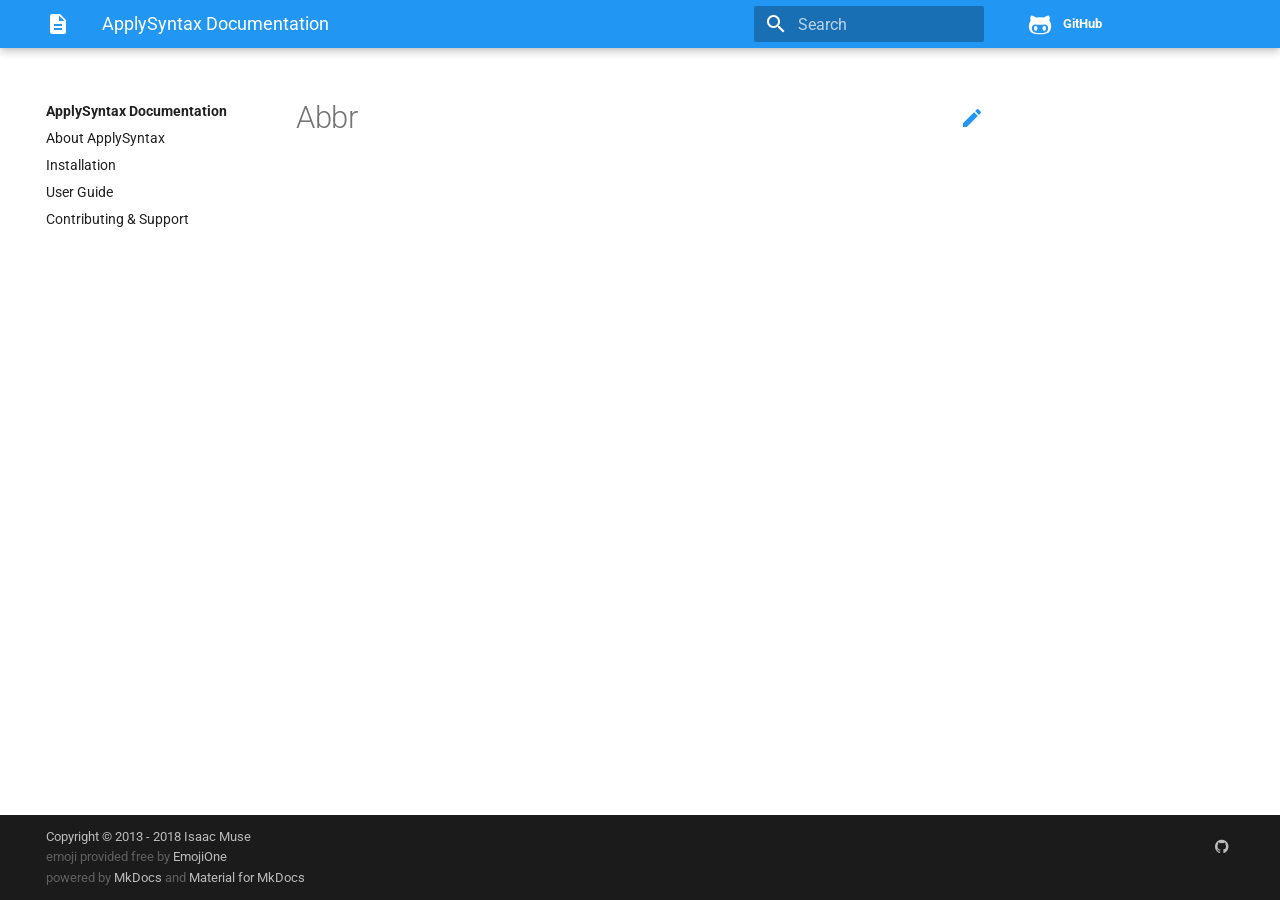
<file: _snippets/abbr/index.html>
<!DOCTYPE html>
<html lang="en" class="no-js">
  <head>
    
      <meta charset="utf-8">
      <meta name="viewport" content="width=device-width,initial-scale=1">
      <meta http-equiv="x-ua-compatible" content="ie=edge">
      
        <meta name="description" content="Syntax detector for Sublime Text.">
      
      
        <link rel="canonical" href="https://facelessuser.github.io/ApplySyntax/_snippets/abbr/">
      
      
      
        <meta name="lang:clipboard.copy" content="Copy to clipboard">
      
        <meta name="lang:clipboard.copied" content="Copied to clipboard">
      
        <meta name="lang:search.language" content="en">
      
        <meta name="lang:search.pipeline.stopwords" content="True">
      
        <meta name="lang:search.pipeline.trimmer" content="True">
      
        <meta name="lang:search.result.none" content="No matching documents">
      
        <meta name="lang:search.result.one" content="1 matching document">
      
        <meta name="lang:search.result.other" content="# matching documents">
      
        <meta name="lang:search.tokenizer" content="[\s\-]+">
      
      <link rel="shortcut icon" href="../../assets/images/favicon.png">
      <meta name="generator" content="mkdocs-1.0.4, mkdocs-material-3.0.6">
    
    
      
        <title>Abbr - ApplySyntax Documentation</title>
      
    
    
      <link rel="stylesheet" href="../../assets/stylesheets/application.451f80e5.css">
      
        <link rel="stylesheet" href="../../assets/stylesheets/application-palette.22915126.css">
      
      
        
        
        <meta name="theme-color" content="#2196f3">
      
    
    
      <script src="../../assets/javascripts/modernizr.1aa3b519.js"></script>
    
    
      
        <link href="https://fonts.gstatic.com" rel="preconnect" crossorigin>
        <link rel="stylesheet" href="https://fonts.googleapis.com/css?family=Roboto:300,400,400i,700|Roboto+Mono">
        <style>body,input{font-family:"Roboto","Helvetica Neue",Helvetica,Arial,sans-serif}code,kbd,pre{font-family:"Roboto Mono","Courier New",Courier,monospace}</style>
      
    
    <link rel="stylesheet" href="../../assets/fonts/material-icons.css">
    
      <link rel="stylesheet" href="../../extra-06017885a7.css">
    
    
  </head>
  
    
    
    <body dir="ltr" data-md-color-primary="blue" data-md-color-accent="blue">
  
    <svg class="md-svg">
      <defs>
        
        
          <svg xmlns="http://www.w3.org/2000/svg" width="416" height="448"
    viewBox="0 0 416 448" id="__github">
  <path fill="currentColor" d="M160 304q0 10-3.125 20.5t-10.75 19-18.125
        8.5-18.125-8.5-10.75-19-3.125-20.5 3.125-20.5 10.75-19 18.125-8.5
        18.125 8.5 10.75 19 3.125 20.5zM320 304q0 10-3.125 20.5t-10.75
        19-18.125 8.5-18.125-8.5-10.75-19-3.125-20.5 3.125-20.5 10.75-19
        18.125-8.5 18.125 8.5 10.75 19 3.125 20.5zM360
        304q0-30-17.25-51t-46.75-21q-10.25 0-48.75 5.25-17.75 2.75-39.25
        2.75t-39.25-2.75q-38-5.25-48.75-5.25-29.5 0-46.75 21t-17.25 51q0 22 8
        38.375t20.25 25.75 30.5 15 35 7.375 37.25 1.75h42q20.5 0
        37.25-1.75t35-7.375 30.5-15 20.25-25.75 8-38.375zM416 260q0 51.75-15.25
        82.75-9.5 19.25-26.375 33.25t-35.25 21.5-42.5 11.875-42.875 5.5-41.75
        1.125q-19.5 0-35.5-0.75t-36.875-3.125-38.125-7.5-34.25-12.875-30.25-20.25-21.5-28.75q-15.5-30.75-15.5-82.75
        0-59.25 34-99-6.75-20.5-6.75-42.5 0-29 12.75-54.5 27 0 47.5 9.875t47.25
        30.875q36.75-8.75 77.25-8.75 37 0 70 8 26.25-20.5
        46.75-30.25t47.25-9.75q12.75 25.5 12.75 54.5 0 21.75-6.75 42 34 40 34
        99.5z" />
</svg>
        
      </defs>
    </svg>
    <input class="md-toggle" data-md-toggle="drawer" type="checkbox" id="__drawer" autocomplete="off">
    <input class="md-toggle" data-md-toggle="search" type="checkbox" id="__search" autocomplete="off">
    <label class="md-overlay" data-md-component="overlay" for="__drawer"></label>
    
    
      <header class="md-header" data-md-component="header">
  <nav class="md-header-nav md-grid">
    <div class="md-flex">
      <div class="md-flex__cell md-flex__cell--shrink">
        <a href="https://facelessuser.github.io/ApplySyntax" title="ApplySyntax Documentation" class="md-header-nav__button md-logo">
          
            <i class="md-icon">description</i>
          
        </a>
      </div>
      <div class="md-flex__cell md-flex__cell--shrink">
        <label class="md-icon md-icon--menu md-header-nav__button" for="__drawer"></label>
      </div>
      <div class="md-flex__cell md-flex__cell--stretch">
        <div class="md-flex__ellipsis md-header-nav__title" data-md-component="title">
          
            
              <span class="md-header-nav__topic">
                ApplySyntax Documentation
              </span>
              <span class="md-header-nav__topic">
                Abbr
              </span>
            
          
        </div>
      </div>
      <div class="md-flex__cell md-flex__cell--shrink">
        
          
            <label class="md-icon md-icon--search md-header-nav__button" for="__search"></label>
            
<div class="md-search" data-md-component="search" role="dialog">
  <label class="md-search__overlay" for="__search"></label>
  <div class="md-search__inner" role="search">
    <form class="md-search__form" name="search">
      <input type="text" class="md-search__input" name="query" placeholder="Search" autocapitalize="off" autocorrect="off" autocomplete="off" spellcheck="false" data-md-component="query" data-md-state="active">
      <label class="md-icon md-search__icon" for="__search"></label>
      <button type="reset" class="md-icon md-search__icon" data-md-component="reset" tabindex="-1">
        &#xE5CD;
      </button>
    </form>
    <div class="md-search__output">
      <div class="md-search__scrollwrap" data-md-scrollfix>
        <div class="md-search-result" data-md-component="result">
          <div class="md-search-result__meta">
            Type to start searching
          </div>
          <ol class="md-search-result__list"></ol>
        </div>
      </div>
    </div>
  </div>
</div>
          
        
      </div>
      
        <div class="md-flex__cell md-flex__cell--shrink">
          <div class="md-header-nav__source">
            


  


  <a href="https://github.com/facelessuser/ApplySyntax/" title="Go to repository" class="md-source" data-md-source="github">
    
      <div class="md-source__icon">
        <svg viewBox="0 0 24 24" width="24" height="24">
          <use xlink:href="#__github" width="24" height="24"></use>
        </svg>
      </div>
    
    <div class="md-source__repository">
      GitHub
    </div>
  </a>

          </div>
        </div>
      
    </div>
  </nav>
</header>
    
    <div class="md-container">
      
        
      
      
      <main class="md-main">
        <div class="md-main__inner md-grid" data-md-component="container">
          
            
              <div class="md-sidebar md-sidebar--primary" data-md-component="navigation">
                <div class="md-sidebar__scrollwrap">
                  <div class="md-sidebar__inner">
                    <nav class="md-nav md-nav--primary" data-md-level="0">
  <label class="md-nav__title md-nav__title--site" for="__drawer">
    <a href="https://facelessuser.github.io/ApplySyntax" title="ApplySyntax Documentation" class="md-nav__button md-logo">
      
        <i class="md-icon">description</i>
      
    </a>
    ApplySyntax Documentation
  </label>
  
    <div class="md-nav__source">
      


  


  <a href="https://github.com/facelessuser/ApplySyntax/" title="Go to repository" class="md-source" data-md-source="github">
    
      <div class="md-source__icon">
        <svg viewBox="0 0 24 24" width="24" height="24">
          <use xlink:href="#__github" width="24" height="24"></use>
        </svg>
      </div>
    
    <div class="md-source__repository">
      GitHub
    </div>
  </a>

    </div>
  
  <ul class="md-nav__list" data-md-scrollfix>
    
      
      
      


  <li class="md-nav__item">
    <a href="../.." title="About ApplySyntax" class="md-nav__link">
      About ApplySyntax
    </a>
  </li>

    
      
      
      


  <li class="md-nav__item">
    <a href="../../installation/" title="Installation" class="md-nav__link">
      Installation
    </a>
  </li>

    
      
      
      


  <li class="md-nav__item">
    <a href="../../usage/" title="User Guide" class="md-nav__link">
      User Guide
    </a>
  </li>

    
      
      
      


  <li class="md-nav__item">
    <a href="../../contributing/" title="Contributing &amp; Support" class="md-nav__link">
      Contributing &amp; Support
    </a>
  </li>

    
  </ul>
</nav>
                  </div>
                </div>
              </div>
            
            
          
          <div class="md-content">
            <article class="md-content__inner md-typeset">
              
                
                  <a href="https://github.com/facelessuser/ApplySyntax/tree/master/docs/src/markdown/_snippets/abbr.md" title="Edit this page" class="md-icon md-content__icon">&#xE3C9;</a>
                
                
                  <h1>Abbr</h1>
                
                
                
                  
                
              
              
                


              
            </article>
          </div>
        </div>
      </main>
      
        
<footer class="md-footer">
  
  <div class="md-footer-meta md-typeset">
    <div class="md-footer-meta__inner md-grid">
      <div class="md-footer-copyright">
        
          <div class="md-footer-copyright__highlight">
            Copyright &copy; 2013 - 2018 <a href="https://github.com/facelessuser">Isaac Muse</a>
<br><span class="md-footer-custom-text">emoji provided free by </span><a href="http://www.emojione.com">EmojiOne</a>

          </div>
        
        powered by
        <a href="https://www.mkdocs.org">MkDocs</a>
        and
        <a href="https://squidfunk.github.io/mkdocs-material/">
          Material for MkDocs</a>
      </div>
      
        
  <div class="md-footer-social">
    <link rel="stylesheet" href="../../assets/fonts/font-awesome.css">
    
      <a href="https://github.com/facelessuser" class="md-footer-social__link fa fa-github"></a>
    
  </div>

      
    </div>
  </div>
</footer>
      
    </div>
    
      <script src="../../assets/javascripts/application.5e60981f.js"></script>
      
      <script>app.initialize({version:"1.0.4",url:{base:"../.."}})</script>
      
        <script src="../../extra-0b9b22dd13.js"></script>
      
    
    
      
    
  </body>
</html>
</file>
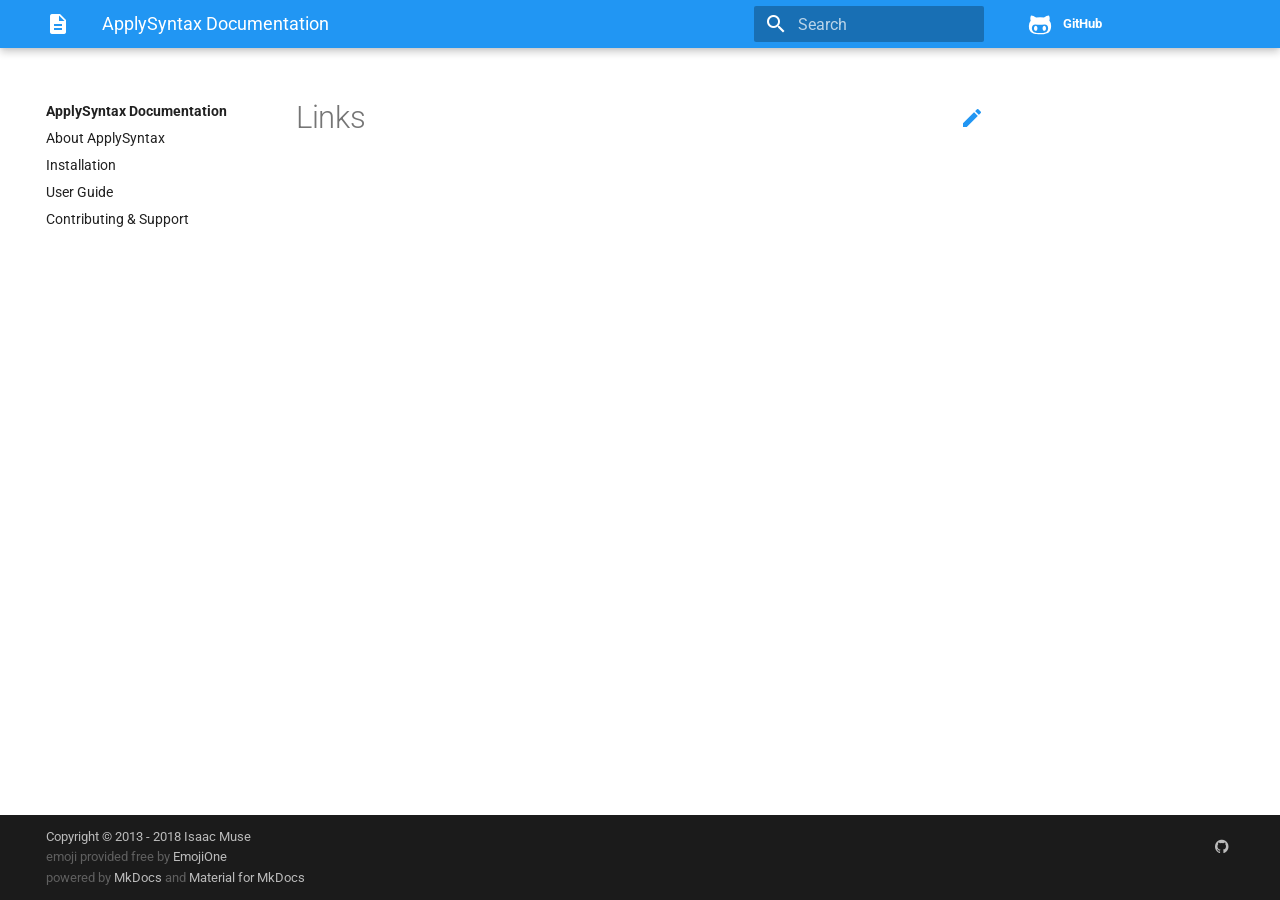
<file: _snippets/links/index.html>
<!DOCTYPE html>
<html lang="en" class="no-js">
  <head>
    
      <meta charset="utf-8">
      <meta name="viewport" content="width=device-width,initial-scale=1">
      <meta http-equiv="x-ua-compatible" content="ie=edge">
      
        <meta name="description" content="Syntax detector for Sublime Text.">
      
      
        <link rel="canonical" href="https://facelessuser.github.io/ApplySyntax/_snippets/links/">
      
      
      
        <meta name="lang:clipboard.copy" content="Copy to clipboard">
      
        <meta name="lang:clipboard.copied" content="Copied to clipboard">
      
        <meta name="lang:search.language" content="en">
      
        <meta name="lang:search.pipeline.stopwords" content="True">
      
        <meta name="lang:search.pipeline.trimmer" content="True">
      
        <meta name="lang:search.result.none" content="No matching documents">
      
        <meta name="lang:search.result.one" content="1 matching document">
      
        <meta name="lang:search.result.other" content="# matching documents">
      
        <meta name="lang:search.tokenizer" content="[\s\-]+">
      
      <link rel="shortcut icon" href="../../assets/images/favicon.png">
      <meta name="generator" content="mkdocs-1.0.4, mkdocs-material-3.0.6">
    
    
      
        <title>Links - ApplySyntax Documentation</title>
      
    
    
      <link rel="stylesheet" href="../../assets/stylesheets/application.451f80e5.css">
      
        <link rel="stylesheet" href="../../assets/stylesheets/application-palette.22915126.css">
      
      
        
        
        <meta name="theme-color" content="#2196f3">
      
    
    
      <script src="../../assets/javascripts/modernizr.1aa3b519.js"></script>
    
    
      
        <link href="https://fonts.gstatic.com" rel="preconnect" crossorigin>
        <link rel="stylesheet" href="https://fonts.googleapis.com/css?family=Roboto:300,400,400i,700|Roboto+Mono">
        <style>body,input{font-family:"Roboto","Helvetica Neue",Helvetica,Arial,sans-serif}code,kbd,pre{font-family:"Roboto Mono","Courier New",Courier,monospace}</style>
      
    
    <link rel="stylesheet" href="../../assets/fonts/material-icons.css">
    
      <link rel="stylesheet" href="../../extra-06017885a7.css">
    
    
  </head>
  
    
    
    <body dir="ltr" data-md-color-primary="blue" data-md-color-accent="blue">
  
    <svg class="md-svg">
      <defs>
        
        
          <svg xmlns="http://www.w3.org/2000/svg" width="416" height="448"
    viewBox="0 0 416 448" id="__github">
  <path fill="currentColor" d="M160 304q0 10-3.125 20.5t-10.75 19-18.125
        8.5-18.125-8.5-10.75-19-3.125-20.5 3.125-20.5 10.75-19 18.125-8.5
        18.125 8.5 10.75 19 3.125 20.5zM320 304q0 10-3.125 20.5t-10.75
        19-18.125 8.5-18.125-8.5-10.75-19-3.125-20.5 3.125-20.5 10.75-19
        18.125-8.5 18.125 8.5 10.75 19 3.125 20.5zM360
        304q0-30-17.25-51t-46.75-21q-10.25 0-48.75 5.25-17.75 2.75-39.25
        2.75t-39.25-2.75q-38-5.25-48.75-5.25-29.5 0-46.75 21t-17.25 51q0 22 8
        38.375t20.25 25.75 30.5 15 35 7.375 37.25 1.75h42q20.5 0
        37.25-1.75t35-7.375 30.5-15 20.25-25.75 8-38.375zM416 260q0 51.75-15.25
        82.75-9.5 19.25-26.375 33.25t-35.25 21.5-42.5 11.875-42.875 5.5-41.75
        1.125q-19.5 0-35.5-0.75t-36.875-3.125-38.125-7.5-34.25-12.875-30.25-20.25-21.5-28.75q-15.5-30.75-15.5-82.75
        0-59.25 34-99-6.75-20.5-6.75-42.5 0-29 12.75-54.5 27 0 47.5 9.875t47.25
        30.875q36.75-8.75 77.25-8.75 37 0 70 8 26.25-20.5
        46.75-30.25t47.25-9.75q12.75 25.5 12.75 54.5 0 21.75-6.75 42 34 40 34
        99.5z" />
</svg>
        
      </defs>
    </svg>
    <input class="md-toggle" data-md-toggle="drawer" type="checkbox" id="__drawer" autocomplete="off">
    <input class="md-toggle" data-md-toggle="search" type="checkbox" id="__search" autocomplete="off">
    <label class="md-overlay" data-md-component="overlay" for="__drawer"></label>
    
    
      <header class="md-header" data-md-component="header">
  <nav class="md-header-nav md-grid">
    <div class="md-flex">
      <div class="md-flex__cell md-flex__cell--shrink">
        <a href="https://facelessuser.github.io/ApplySyntax" title="ApplySyntax Documentation" class="md-header-nav__button md-logo">
          
            <i class="md-icon">description</i>
          
        </a>
      </div>
      <div class="md-flex__cell md-flex__cell--shrink">
        <label class="md-icon md-icon--menu md-header-nav__button" for="__drawer"></label>
      </div>
      <div class="md-flex__cell md-flex__cell--stretch">
        <div class="md-flex__ellipsis md-header-nav__title" data-md-component="title">
          
            
              <span class="md-header-nav__topic">
                ApplySyntax Documentation
              </span>
              <span class="md-header-nav__topic">
                Links
              </span>
            
          
        </div>
      </div>
      <div class="md-flex__cell md-flex__cell--shrink">
        
          
            <label class="md-icon md-icon--search md-header-nav__button" for="__search"></label>
            
<div class="md-search" data-md-component="search" role="dialog">
  <label class="md-search__overlay" for="__search"></label>
  <div class="md-search__inner" role="search">
    <form class="md-search__form" name="search">
      <input type="text" class="md-search__input" name="query" placeholder="Search" autocapitalize="off" autocorrect="off" autocomplete="off" spellcheck="false" data-md-component="query" data-md-state="active">
      <label class="md-icon md-search__icon" for="__search"></label>
      <button type="reset" class="md-icon md-search__icon" data-md-component="reset" tabindex="-1">
        &#xE5CD;
      </button>
    </form>
    <div class="md-search__output">
      <div class="md-search__scrollwrap" data-md-scrollfix>
        <div class="md-search-result" data-md-component="result">
          <div class="md-search-result__meta">
            Type to start searching
          </div>
          <ol class="md-search-result__list"></ol>
        </div>
      </div>
    </div>
  </div>
</div>
          
        
      </div>
      
        <div class="md-flex__cell md-flex__cell--shrink">
          <div class="md-header-nav__source">
            


  


  <a href="https://github.com/facelessuser/ApplySyntax/" title="Go to repository" class="md-source" data-md-source="github">
    
      <div class="md-source__icon">
        <svg viewBox="0 0 24 24" width="24" height="24">
          <use xlink:href="#__github" width="24" height="24"></use>
        </svg>
      </div>
    
    <div class="md-source__repository">
      GitHub
    </div>
  </a>

          </div>
        </div>
      
    </div>
  </nav>
</header>
    
    <div class="md-container">
      
        
      
      
      <main class="md-main">
        <div class="md-main__inner md-grid" data-md-component="container">
          
            
              <div class="md-sidebar md-sidebar--primary" data-md-component="navigation">
                <div class="md-sidebar__scrollwrap">
                  <div class="md-sidebar__inner">
                    <nav class="md-nav md-nav--primary" data-md-level="0">
  <label class="md-nav__title md-nav__title--site" for="__drawer">
    <a href="https://facelessuser.github.io/ApplySyntax" title="ApplySyntax Documentation" class="md-nav__button md-logo">
      
        <i class="md-icon">description</i>
      
    </a>
    ApplySyntax Documentation
  </label>
  
    <div class="md-nav__source">
      


  


  <a href="https://github.com/facelessuser/ApplySyntax/" title="Go to repository" class="md-source" data-md-source="github">
    
      <div class="md-source__icon">
        <svg viewBox="0 0 24 24" width="24" height="24">
          <use xlink:href="#__github" width="24" height="24"></use>
        </svg>
      </div>
    
    <div class="md-source__repository">
      GitHub
    </div>
  </a>

    </div>
  
  <ul class="md-nav__list" data-md-scrollfix>
    
      
      
      


  <li class="md-nav__item">
    <a href="../.." title="About ApplySyntax" class="md-nav__link">
      About ApplySyntax
    </a>
  </li>

    
      
      
      


  <li class="md-nav__item">
    <a href="../../installation/" title="Installation" class="md-nav__link">
      Installation
    </a>
  </li>

    
      
      
      


  <li class="md-nav__item">
    <a href="../../usage/" title="User Guide" class="md-nav__link">
      User Guide
    </a>
  </li>

    
      
      
      


  <li class="md-nav__item">
    <a href="../../contributing/" title="Contributing &amp; Support" class="md-nav__link">
      Contributing &amp; Support
    </a>
  </li>

    
  </ul>
</nav>
                  </div>
                </div>
              </div>
            
            
          
          <div class="md-content">
            <article class="md-content__inner md-typeset">
              
                
                  <a href="https://github.com/facelessuser/ApplySyntax/tree/master/docs/src/markdown/_snippets/links.md" title="Edit this page" class="md-icon md-content__icon">&#xE3C9;</a>
                
                
                  <h1>Links</h1>
                
                
                
                  
                
              
              
                


              
            </article>
          </div>
        </div>
      </main>
      
        
<footer class="md-footer">
  
  <div class="md-footer-meta md-typeset">
    <div class="md-footer-meta__inner md-grid">
      <div class="md-footer-copyright">
        
          <div class="md-footer-copyright__highlight">
            Copyright &copy; 2013 - 2018 <a href="https://github.com/facelessuser">Isaac Muse</a>
<br><span class="md-footer-custom-text">emoji provided free by </span><a href="http://www.emojione.com">EmojiOne</a>

          </div>
        
        powered by
        <a href="https://www.mkdocs.org">MkDocs</a>
        and
        <a href="https://squidfunk.github.io/mkdocs-material/">
          Material for MkDocs</a>
      </div>
      
        
  <div class="md-footer-social">
    <link rel="stylesheet" href="../../assets/fonts/font-awesome.css">
    
      <a href="https://github.com/facelessuser" class="md-footer-social__link fa fa-github"></a>
    
  </div>

      
    </div>
  </div>
</footer>
      
    </div>
    
      <script src="../../assets/javascripts/application.5e60981f.js"></script>
      
      <script>app.initialize({version:"1.0.4",url:{base:"../.."}})</script>
      
        <script src="../../extra-0b9b22dd13.js"></script>
      
    
    
      
    
  </body>
</html>
</file>
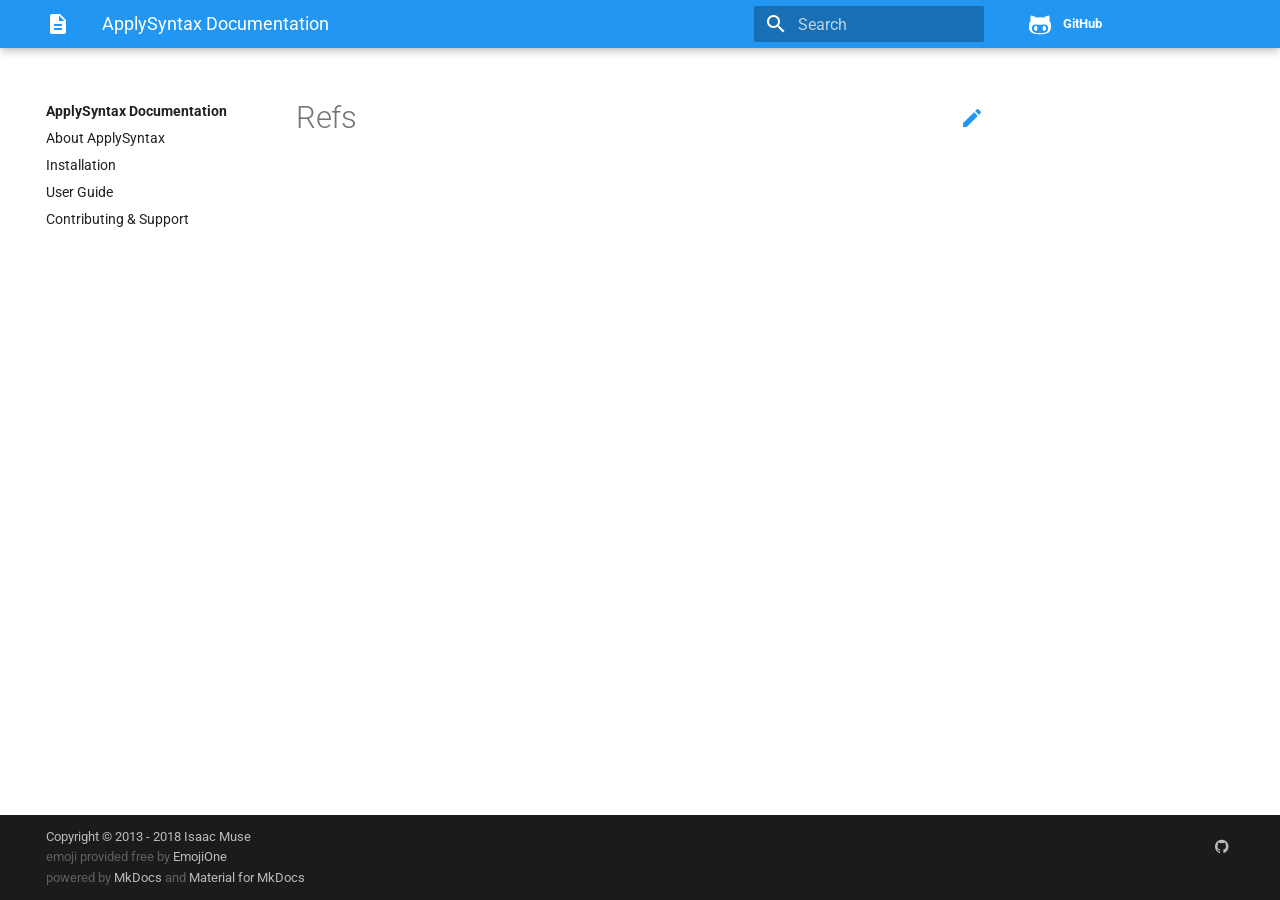
<file: _snippets/refs/index.html>
<!DOCTYPE html>
<html lang="en" class="no-js">
  <head>
    
      <meta charset="utf-8">
      <meta name="viewport" content="width=device-width,initial-scale=1">
      <meta http-equiv="x-ua-compatible" content="ie=edge">
      
        <meta name="description" content="Syntax detector for Sublime Text.">
      
      
        <link rel="canonical" href="https://facelessuser.github.io/ApplySyntax/_snippets/refs/">
      
      
      
        <meta name="lang:clipboard.copy" content="Copy to clipboard">
      
        <meta name="lang:clipboard.copied" content="Copied to clipboard">
      
        <meta name="lang:search.language" content="en">
      
        <meta name="lang:search.pipeline.stopwords" content="True">
      
        <meta name="lang:search.pipeline.trimmer" content="True">
      
        <meta name="lang:search.result.none" content="No matching documents">
      
        <meta name="lang:search.result.one" content="1 matching document">
      
        <meta name="lang:search.result.other" content="# matching documents">
      
        <meta name="lang:search.tokenizer" content="[\s\-]+">
      
      <link rel="shortcut icon" href="../../assets/images/favicon.png">
      <meta name="generator" content="mkdocs-1.0.4, mkdocs-material-3.0.6">
    
    
      
        <title>Refs - ApplySyntax Documentation</title>
      
    
    
      <link rel="stylesheet" href="../../assets/stylesheets/application.451f80e5.css">
      
        <link rel="stylesheet" href="../../assets/stylesheets/application-palette.22915126.css">
      
      
        
        
        <meta name="theme-color" content="#2196f3">
      
    
    
      <script src="../../assets/javascripts/modernizr.1aa3b519.js"></script>
    
    
      
        <link href="https://fonts.gstatic.com" rel="preconnect" crossorigin>
        <link rel="stylesheet" href="https://fonts.googleapis.com/css?family=Roboto:300,400,400i,700|Roboto+Mono">
        <style>body,input{font-family:"Roboto","Helvetica Neue",Helvetica,Arial,sans-serif}code,kbd,pre{font-family:"Roboto Mono","Courier New",Courier,monospace}</style>
      
    
    <link rel="stylesheet" href="../../assets/fonts/material-icons.css">
    
      <link rel="stylesheet" href="../../extra-06017885a7.css">
    
    
  </head>
  
    
    
    <body dir="ltr" data-md-color-primary="blue" data-md-color-accent="blue">
  
    <svg class="md-svg">
      <defs>
        
        
          <svg xmlns="http://www.w3.org/2000/svg" width="416" height="448"
    viewBox="0 0 416 448" id="__github">
  <path fill="currentColor" d="M160 304q0 10-3.125 20.5t-10.75 19-18.125
        8.5-18.125-8.5-10.75-19-3.125-20.5 3.125-20.5 10.75-19 18.125-8.5
        18.125 8.5 10.75 19 3.125 20.5zM320 304q0 10-3.125 20.5t-10.75
        19-18.125 8.5-18.125-8.5-10.75-19-3.125-20.5 3.125-20.5 10.75-19
        18.125-8.5 18.125 8.5 10.75 19 3.125 20.5zM360
        304q0-30-17.25-51t-46.75-21q-10.25 0-48.75 5.25-17.75 2.75-39.25
        2.75t-39.25-2.75q-38-5.25-48.75-5.25-29.5 0-46.75 21t-17.25 51q0 22 8
        38.375t20.25 25.75 30.5 15 35 7.375 37.25 1.75h42q20.5 0
        37.25-1.75t35-7.375 30.5-15 20.25-25.75 8-38.375zM416 260q0 51.75-15.25
        82.75-9.5 19.25-26.375 33.25t-35.25 21.5-42.5 11.875-42.875 5.5-41.75
        1.125q-19.5 0-35.5-0.75t-36.875-3.125-38.125-7.5-34.25-12.875-30.25-20.25-21.5-28.75q-15.5-30.75-15.5-82.75
        0-59.25 34-99-6.75-20.5-6.75-42.5 0-29 12.75-54.5 27 0 47.5 9.875t47.25
        30.875q36.75-8.75 77.25-8.75 37 0 70 8 26.25-20.5
        46.75-30.25t47.25-9.75q12.75 25.5 12.75 54.5 0 21.75-6.75 42 34 40 34
        99.5z" />
</svg>
        
      </defs>
    </svg>
    <input class="md-toggle" data-md-toggle="drawer" type="checkbox" id="__drawer" autocomplete="off">
    <input class="md-toggle" data-md-toggle="search" type="checkbox" id="__search" autocomplete="off">
    <label class="md-overlay" data-md-component="overlay" for="__drawer"></label>
    
    
      <header class="md-header" data-md-component="header">
  <nav class="md-header-nav md-grid">
    <div class="md-flex">
      <div class="md-flex__cell md-flex__cell--shrink">
        <a href="https://facelessuser.github.io/ApplySyntax" title="ApplySyntax Documentation" class="md-header-nav__button md-logo">
          
            <i class="md-icon">description</i>
          
        </a>
      </div>
      <div class="md-flex__cell md-flex__cell--shrink">
        <label class="md-icon md-icon--menu md-header-nav__button" for="__drawer"></label>
      </div>
      <div class="md-flex__cell md-flex__cell--stretch">
        <div class="md-flex__ellipsis md-header-nav__title" data-md-component="title">
          
            
              <span class="md-header-nav__topic">
                ApplySyntax Documentation
              </span>
              <span class="md-header-nav__topic">
                Refs
              </span>
            
          
        </div>
      </div>
      <div class="md-flex__cell md-flex__cell--shrink">
        
          
            <label class="md-icon md-icon--search md-header-nav__button" for="__search"></label>
            
<div class="md-search" data-md-component="search" role="dialog">
  <label class="md-search__overlay" for="__search"></label>
  <div class="md-search__inner" role="search">
    <form class="md-search__form" name="search">
      <input type="text" class="md-search__input" name="query" placeholder="Search" autocapitalize="off" autocorrect="off" autocomplete="off" spellcheck="false" data-md-component="query" data-md-state="active">
      <label class="md-icon md-search__icon" for="__search"></label>
      <button type="reset" class="md-icon md-search__icon" data-md-component="reset" tabindex="-1">
        &#xE5CD;
      </button>
    </form>
    <div class="md-search__output">
      <div class="md-search__scrollwrap" data-md-scrollfix>
        <div class="md-search-result" data-md-component="result">
          <div class="md-search-result__meta">
            Type to start searching
          </div>
          <ol class="md-search-result__list"></ol>
        </div>
      </div>
    </div>
  </div>
</div>
          
        
      </div>
      
        <div class="md-flex__cell md-flex__cell--shrink">
          <div class="md-header-nav__source">
            


  


  <a href="https://github.com/facelessuser/ApplySyntax/" title="Go to repository" class="md-source" data-md-source="github">
    
      <div class="md-source__icon">
        <svg viewBox="0 0 24 24" width="24" height="24">
          <use xlink:href="#__github" width="24" height="24"></use>
        </svg>
      </div>
    
    <div class="md-source__repository">
      GitHub
    </div>
  </a>

          </div>
        </div>
      
    </div>
  </nav>
</header>
    
    <div class="md-container">
      
        
      
      
      <main class="md-main">
        <div class="md-main__inner md-grid" data-md-component="container">
          
            
              <div class="md-sidebar md-sidebar--primary" data-md-component="navigation">
                <div class="md-sidebar__scrollwrap">
                  <div class="md-sidebar__inner">
                    <nav class="md-nav md-nav--primary" data-md-level="0">
  <label class="md-nav__title md-nav__title--site" for="__drawer">
    <a href="https://facelessuser.github.io/ApplySyntax" title="ApplySyntax Documentation" class="md-nav__button md-logo">
      
        <i class="md-icon">description</i>
      
    </a>
    ApplySyntax Documentation
  </label>
  
    <div class="md-nav__source">
      


  


  <a href="https://github.com/facelessuser/ApplySyntax/" title="Go to repository" class="md-source" data-md-source="github">
    
      <div class="md-source__icon">
        <svg viewBox="0 0 24 24" width="24" height="24">
          <use xlink:href="#__github" width="24" height="24"></use>
        </svg>
      </div>
    
    <div class="md-source__repository">
      GitHub
    </div>
  </a>

    </div>
  
  <ul class="md-nav__list" data-md-scrollfix>
    
      
      
      


  <li class="md-nav__item">
    <a href="../.." title="About ApplySyntax" class="md-nav__link">
      About ApplySyntax
    </a>
  </li>

    
      
      
      


  <li class="md-nav__item">
    <a href="../../installation/" title="Installation" class="md-nav__link">
      Installation
    </a>
  </li>

    
      
      
      


  <li class="md-nav__item">
    <a href="../../usage/" title="User Guide" class="md-nav__link">
      User Guide
    </a>
  </li>

    
      
      
      


  <li class="md-nav__item">
    <a href="../../contributing/" title="Contributing &amp; Support" class="md-nav__link">
      Contributing &amp; Support
    </a>
  </li>

    
  </ul>
</nav>
                  </div>
                </div>
              </div>
            
            
          
          <div class="md-content">
            <article class="md-content__inner md-typeset">
              
                
                  <a href="https://github.com/facelessuser/ApplySyntax/tree/master/docs/src/markdown/_snippets/refs.md" title="Edit this page" class="md-icon md-content__icon">&#xE3C9;</a>
                
                
                  <h1>Refs</h1>
                
                
                
                  
                
              
              
                


              
            </article>
          </div>
        </div>
      </main>
      
        
<footer class="md-footer">
  
  <div class="md-footer-meta md-typeset">
    <div class="md-footer-meta__inner md-grid">
      <div class="md-footer-copyright">
        
          <div class="md-footer-copyright__highlight">
            Copyright &copy; 2013 - 2018 <a href="https://github.com/facelessuser">Isaac Muse</a>
<br><span class="md-footer-custom-text">emoji provided free by </span><a href="http://www.emojione.com">EmojiOne</a>

          </div>
        
        powered by
        <a href="https://www.mkdocs.org">MkDocs</a>
        and
        <a href="https://squidfunk.github.io/mkdocs-material/">
          Material for MkDocs</a>
      </div>
      
        
  <div class="md-footer-social">
    <link rel="stylesheet" href="../../assets/fonts/font-awesome.css">
    
      <a href="https://github.com/facelessuser" class="md-footer-social__link fa fa-github"></a>
    
  </div>

      
    </div>
  </div>
</footer>
      
    </div>
    
      <script src="../../assets/javascripts/application.5e60981f.js"></script>
      
      <script>app.initialize({version:"1.0.4",url:{base:"../.."}})</script>
      
        <script src="../../extra-0b9b22dd13.js"></script>
      
    
    
      
    
  </body>
</html>
</file>
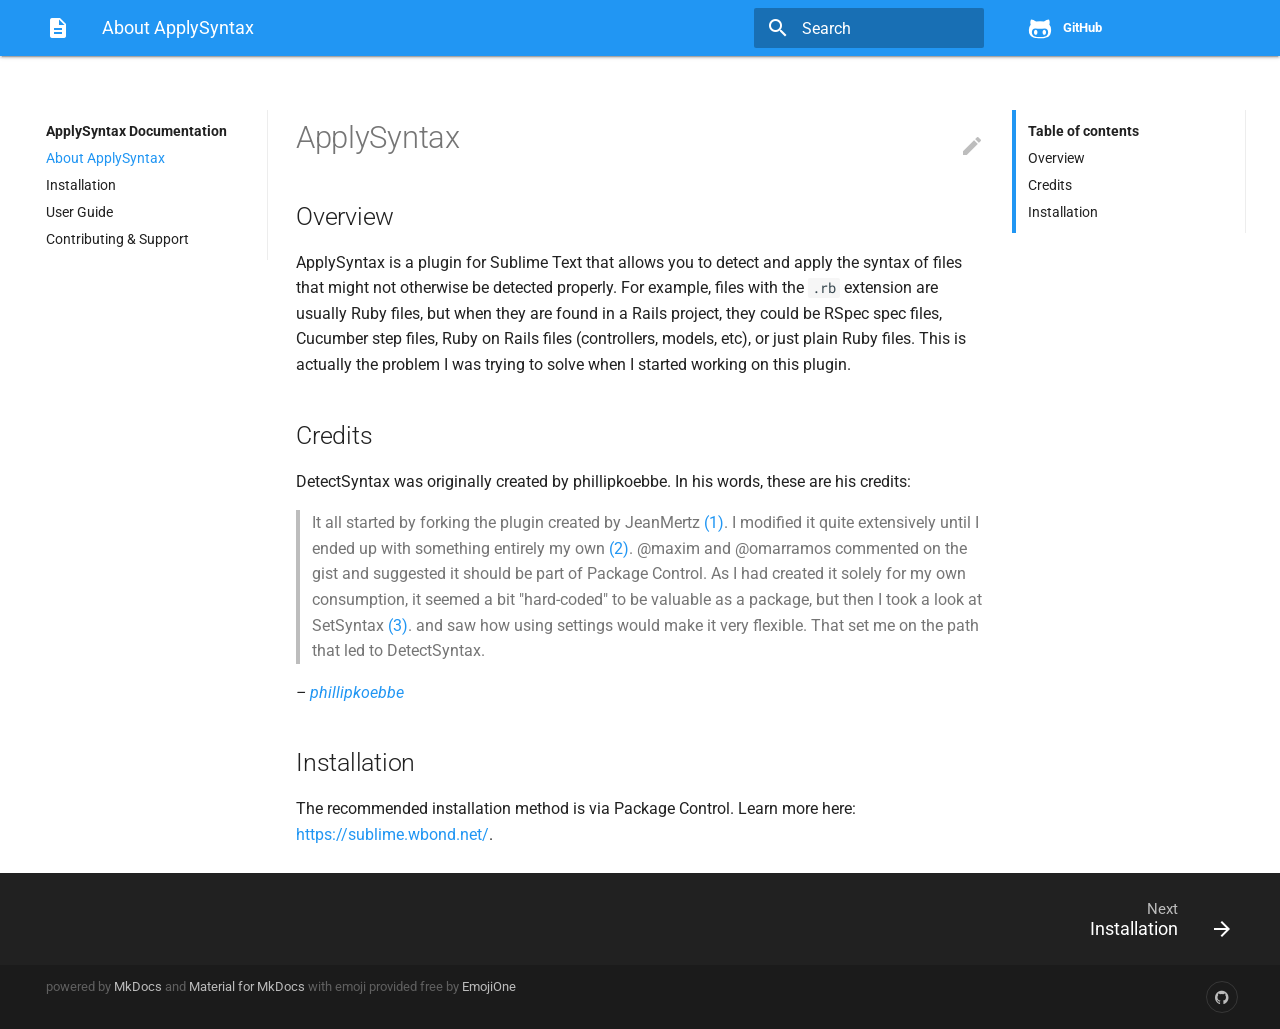
<file: build/docs/site/index.html>
<!DOCTYPE html>
<html lang="en" class="no-js">
  <head>
    
      <meta charset="utf-8">
      <meta name="viewport" content="width=device-width,initial-scale=1">
      
        <meta name="description" content="Syntax detector for Sublime Text.">
      
      
      
      
        <link rel="shortcut icon" href="./assets/images/favicon.png">
      
      <meta name="generator" content="mkdocs-0.16.3, mkdocs-material-1.6.3">
    
    
      
        <title>ApplySyntax Documentation</title>
      
    
    
      <script src="./assets/javascripts/modernizr-56ade86843.js"></script>
    
    
      <link rel="stylesheet" href="./assets/stylesheets/application-e2807e330f.css">
      
        <link rel="stylesheet" href="./assets/stylesheets/application-f78e5cb881.palette.css">
      
    
    
      
        
        
        
        <link rel="stylesheet" href="https://fonts.googleapis.com/css?family=Roboto:300,400,400i,700|Roboto+Mono">
        <style>body,input{font-family:"Roboto","Helvetica Neue",Helvetica,Arial,sans-serif}code,kbd,pre{font-family:"Roboto Mono","Courier New",Courier,monospace}</style>
      
      <link rel="stylesheet" href="https://fonts.googleapis.com/icon?family=Material+Icons">
    
    
      <link rel="stylesheet" href="./extra-effadd97dd.css">
    
    
  </head>
  
  
  
  
    <body data-md-color-primary="blue" data-md-color-accent="blue">
  
    <svg class="md-svg">
      <defs>
        
        
          <svg xmlns="http://www.w3.org/2000/svg" width="416" height="448" viewBox="0 0 416 448" id="github"><path fill="currentColor" d="M160 304q0 10-3.125 20.5t-10.75 19T128 352t-18.125-8.5-10.75-19T96 304t3.125-20.5 10.75-19T128 256t18.125 8.5 10.75 19T160 304zm160 0q0 10-3.125 20.5t-10.75 19T288 352t-18.125-8.5-10.75-19T256 304t3.125-20.5 10.75-19T288 256t18.125 8.5 10.75 19T320 304zm40 0q0-30-17.25-51T296 232q-10.25 0-48.75 5.25Q229.5 240 208 240t-39.25-2.75Q130.75 232 120 232q-29.5 0-46.75 21T56 304q0 22 8 38.375t20.25 25.75 30.5 15 35 7.375 37.25 1.75h42q20.5 0 37.25-1.75t35-7.375 30.5-15 20.25-25.75T360 304zm56-44q0 51.75-15.25 82.75-9.5 19.25-26.375 33.25t-35.25 21.5-42.5 11.875-42.875 5.5T212 416q-19.5 0-35.5-.75t-36.875-3.125-38.125-7.5-34.25-12.875T37 371.5t-21.5-28.75Q0 312 0 260q0-59.25 34-99-6.75-20.5-6.75-42.5 0-29 12.75-54.5 27 0 47.5 9.875t47.25 30.875Q171.5 96 212 96q37 0 70 8 26.25-20.5 46.75-30.25T376 64q12.75 25.5 12.75 54.5 0 21.75-6.75 42 34 40 34 99.5z"/></svg>
        
      </defs>
    </svg>
    <input class="md-toggle" data-md-toggle="drawer" type="checkbox" id="drawer">
    <input class="md-toggle" data-md-toggle="search" type="checkbox" id="search">
    <label class="md-overlay" data-md-component="overlay" for="drawer"></label>
    
      <header class="md-header" data-md-component="header">
  <nav class="md-header-nav md-grid">
    <div class="md-flex">
      <div class="md-flex__cell md-flex__cell--shrink">
        
          <a href="." title="ApplySyntax Documentation" class="md-icon md-icon--home md-header-nav__button">
          </a>
        
      </div>
      <div class="md-flex__cell md-flex__cell--shrink">
        <label class="md-icon md-icon--menu md-header-nav__button" for="drawer"></label>
      </div>
      <div class="md-flex__cell md-flex__cell--stretch">
        <span class="md-flex__ellipsis md-header-nav__title">
          
            
              
            
            About ApplySyntax
          
        </span>
      </div>
      <div class="md-flex__cell md-flex__cell--shrink">
        
          <label class="md-icon md-icon--search md-header-nav__button" for="search"></label>
          
<div class="md-search" data-md-component="search">
  <label class="md-search__overlay" for="search"></label>
  <div class="md-search__inner">
    <form class="md-search__form" name="search">
      <input type="text" class="md-search__input" name="query" required placeholder="Search" accesskey="s" autocapitalize="off" autocorrect="off" autocomplete="off" spellcheck="false" data-md-component="query">
      <label class="md-icon md-search__icon" for="search"></label>
      <button type="reset" class="md-icon md-search__icon" data-md-component="reset">close</button>
    </form>
    <div class="md-search__output">
      <div class="md-search__scrollwrap" data-md-scrollfix>
        <div class="md-search-result" data-md-component="result">
          <div class="md-search-result__meta" data-md-lang-result-none="No matching documents" data-md-lang-result-one="1 matching document" data-md-lang-result-other="# matching documents">
            Type to start searching
          </div>
          <ol class="md-search-result__list"></ol>
        </div>
      </div>
    </div>
  </div>
</div>
        
      </div>
      <div class="md-flex__cell md-flex__cell--shrink">
        <div class="md-header-nav__source">
          
            


  


  <a href="https://github.com/facelessuser/ApplySyntax" title="Go to repository" class="md-source" data-md-source="github">
    
      <div class="md-source__icon">
        <svg viewBox="0 0 24 24" width="24" height="24">
          <use xlink:href="#github" width="24" height="24"></use>
        </svg>
      </div>
    
    <div class="md-source__repository">
      GitHub
    </div>
  </a>

          
        </div>
      </div>
    </div>
  </nav>
</header>
    
    <div class="md-container">
      
      
      <main class="md-main">
        <div class="md-main__inner md-grid" data-md-component="container">
          
            
              <div class="md-sidebar md-sidebar--primary" data-md-component="navigation">
                <div class="md-sidebar__scrollwrap">
                  <div class="md-sidebar__inner">
                    <nav class="md-nav md-nav--primary" data-md-level="0">
  <label class="md-nav__title md-nav__title--site" for="drawer">
    
      <i class="md-icon md-icon--home md-nav__button"></i>
    
    ApplySyntax Documentation
  </label>
  
    <div class="md-nav__source">
      


  


  <a href="https://github.com/facelessuser/ApplySyntax" title="Go to repository" class="md-source" data-md-source="github">
    
      <div class="md-source__icon">
        <svg viewBox="0 0 24 24" width="24" height="24">
          <use xlink:href="#github" width="24" height="24"></use>
        </svg>
      </div>
    
    <div class="md-source__repository">
      GitHub
    </div>
  </a>

    </div>
  
  <ul class="md-nav__list" data-md-scrollfix>
    
      
      
      

  


  <li class="md-nav__item md-nav__item--active">
    
    <input class="md-toggle md-nav__toggle" data-md-toggle="toc" type="checkbox" id="toc">
    
      
    
    
      <label class="md-nav__link md-nav__link--active" for="toc">
        About ApplySyntax
      </label>
    
    <a href="." title="About ApplySyntax" class="md-nav__link md-nav__link--active">
      About ApplySyntax
    </a>
    
      
<nav class="md-nav md-nav--secondary">
  
  
    
  
  
    <label class="md-nav__title" for="toc">Table of contents</label>
    <ul class="md-nav__list" data-md-scrollfix>
      
        <li class="md-nav__item">
  <a href="#overview" title="Overview" class="md-nav__link">
    Overview
  </a>
  
</li>
      
        <li class="md-nav__item">
  <a href="#credits" title="Credits" class="md-nav__link">
    Credits
  </a>
  
</li>
      
        <li class="md-nav__item">
  <a href="#installation" title="Installation" class="md-nav__link">
    Installation
  </a>
  
</li>
      
      
      
    </ul>
  
</nav>
    
  </li>

    
      
      
      


  <li class="md-nav__item">
    <a href="installation/" title="Installation" class="md-nav__link">
      Installation
    </a>
  </li>

    
      
      
      


  <li class="md-nav__item">
    <a href="usage/" title="User Guide" class="md-nav__link">
      User Guide
    </a>
  </li>

    
      
      
      


  <li class="md-nav__item">
    <a href="contributing/" title="Contributing &amp; Support" class="md-nav__link">
      Contributing &amp; Support
    </a>
  </li>

    
  </ul>
</nav>
                  </div>
                </div>
              </div>
            
            
              <div class="md-sidebar md-sidebar--secondary" data-md-component="toc">
                <div class="md-sidebar__scrollwrap">
                  <div class="md-sidebar__inner">
                    
<nav class="md-nav md-nav--secondary">
  
  
    
  
  
    <label class="md-nav__title" for="toc">Table of contents</label>
    <ul class="md-nav__list" data-md-scrollfix>
      
        <li class="md-nav__item">
  <a href="#overview" title="Overview" class="md-nav__link">
    Overview
  </a>
  
</li>
      
        <li class="md-nav__item">
  <a href="#credits" title="Credits" class="md-nav__link">
    Credits
  </a>
  
</li>
      
        <li class="md-nav__item">
  <a href="#installation" title="Installation" class="md-nav__link">
    Installation
  </a>
  
</li>
      
      
      
    </ul>
  
</nav>
                  </div>
                </div>
              </div>
            
          
          <div class="md-content">
            <article class="md-content__inner md-typeset">
              
                
                  <a href="https://github.com/facelessuser/ApplySyntax/edit/master/docs/index.md" title="Edit this page" class="md-icon md-content__icon">edit</a>
                
                
                <h1 id="applysyntax">ApplySyntax<a class="headerlink" href="#applysyntax" title="Permanent link"></a></h1>
<h2 id="overview">Overview<a class="headerlink" href="#overview" title="Permanent link"></a></h2>
<p>ApplySyntax is a plugin for Sublime Text that allows you to detect and apply the syntax of files that might not otherwise be detected properly. For example, files with the <code>.rb</code> extension are usually Ruby files, but when they are found in a Rails project, they could be RSpec spec files, Cucumber step files, Ruby on Rails files (controllers, models, etc), or just plain Ruby files. This is actually the problem I was trying to solve when I started working on this plugin.</p>
<h2 id="credits">Credits<a class="headerlink" href="#credits" title="Permanent link"></a></h2>
<p>DetectSyntax was originally created by phillipkoebbe.  In his words, these are his credits:</p>
<blockquote>
<p>It all started by forking the plugin created by JeanMertz <a href="https://gist.github.com/925008">(1)</a>. I modified it quite extensively until I ended up with something entirely my own <a href="https://gist.github.com/1497794">(2)</a>. @maxim and @omarramos commented on the gist and suggested it should be part of Package Control. As I had created it solely for my own consumption, it seemed a bit "hard-coded" to be valuable as a package, but then I took a look at SetSyntax <a href="https://github.com/aparajita/SetSyntax">(3)</a>. and saw how using settings would make it very flexible. That set me on the path that led to DetectSyntax.</p>
</blockquote>
<p><cite class="quote">&ndash; <a href="https://github.com/phillipkoebbe">phillipkoebbe</a></cite></p>
<h2 id="installation">Installation<a class="headerlink" href="#installation" title="Permanent link"></a></h2>
<p>The recommended installation method is via Package Control.  Learn more here: <a href="https://sublime.wbond.net/">https://sublime.wbond.net/</a>.</p>
                
                  
                
              
              
                
              
            </article>
          </div>
        </div>
      </main>
      
        
<footer class="md-footer">
  
    <div class="md-footer-nav">
      <nav class="md-footer-nav__inner md-grid">
        
        
          <a href="installation/" title="Installation" class="md-flex md-footer-nav__link md-footer-nav__link--next" rel="next">
            <div class="md-flex__cell md-flex__cell--stretch md-footer-nav__title">
              <span class="md-flex__ellipsis">
                <span class="md-footer-nav__direction">
                  Next
                </span>
                Installation
              </span>
            </div>
            <div class="md-flex__cell md-flex__cell--shrink">
              <i class="md-icon md-icon--arrow-forward md-footer-nav__button"></i>
            </div>
          </a>
        
      </nav>
    </div>
  
  <div class="md-footer-meta md-typeset">
    <div class="md-footer-meta__inner md-grid">
      <div class="md-footer-copyright">
        
        powered by
        <a href="http://www.mkdocs.org" title="MkDocs">MkDocs</a>
        and
        <a href="http://squidfunk.github.io/mkdocs-material/" title="Material for MkDocs">
          Material for MkDocs</a>
        with emoji provided free by
        <a href="http://www.emojione.com">EmojiOne</a>
      </div>
      
        
  <div class="md-footer-social">
    
    <link rel="stylesheet" href="https://cdnjs.cloudflare.com/ajax/libs/font-awesome/4.7.0/css/font-awesome.min.css">
    
      <a href="https://github.com/facelessuser" class="md-footer-social__link fa fa-github"></a>
    
  </div>

      
    </div>
  </div>
</footer>
      
    </div>
    
      <script src="./assets/javascripts/application-6b4ff16fa7.js"></script>
      <script>app.initialize({url:{base:"."}})</script>
      
        <script src="./extra-0d49409391.js"></script>
      
    
    
      
    
  </body>
</html>
</file>
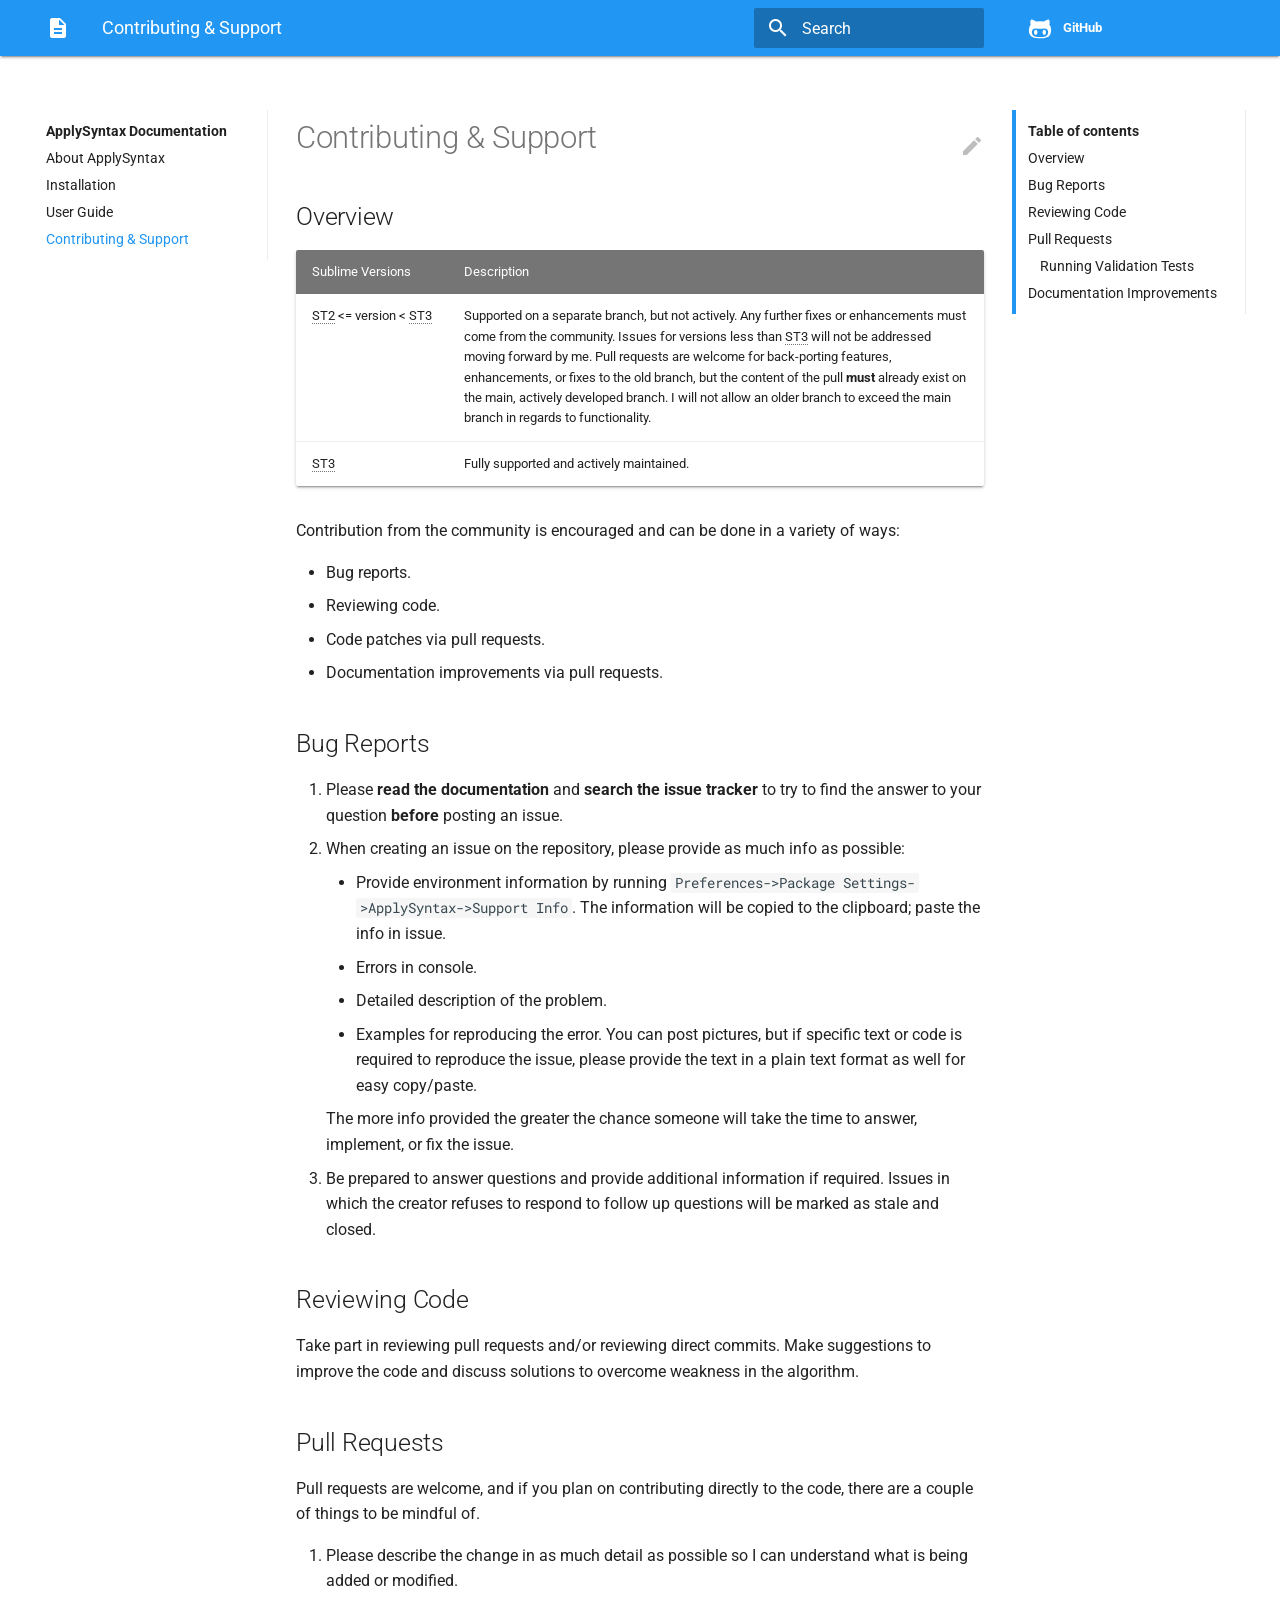
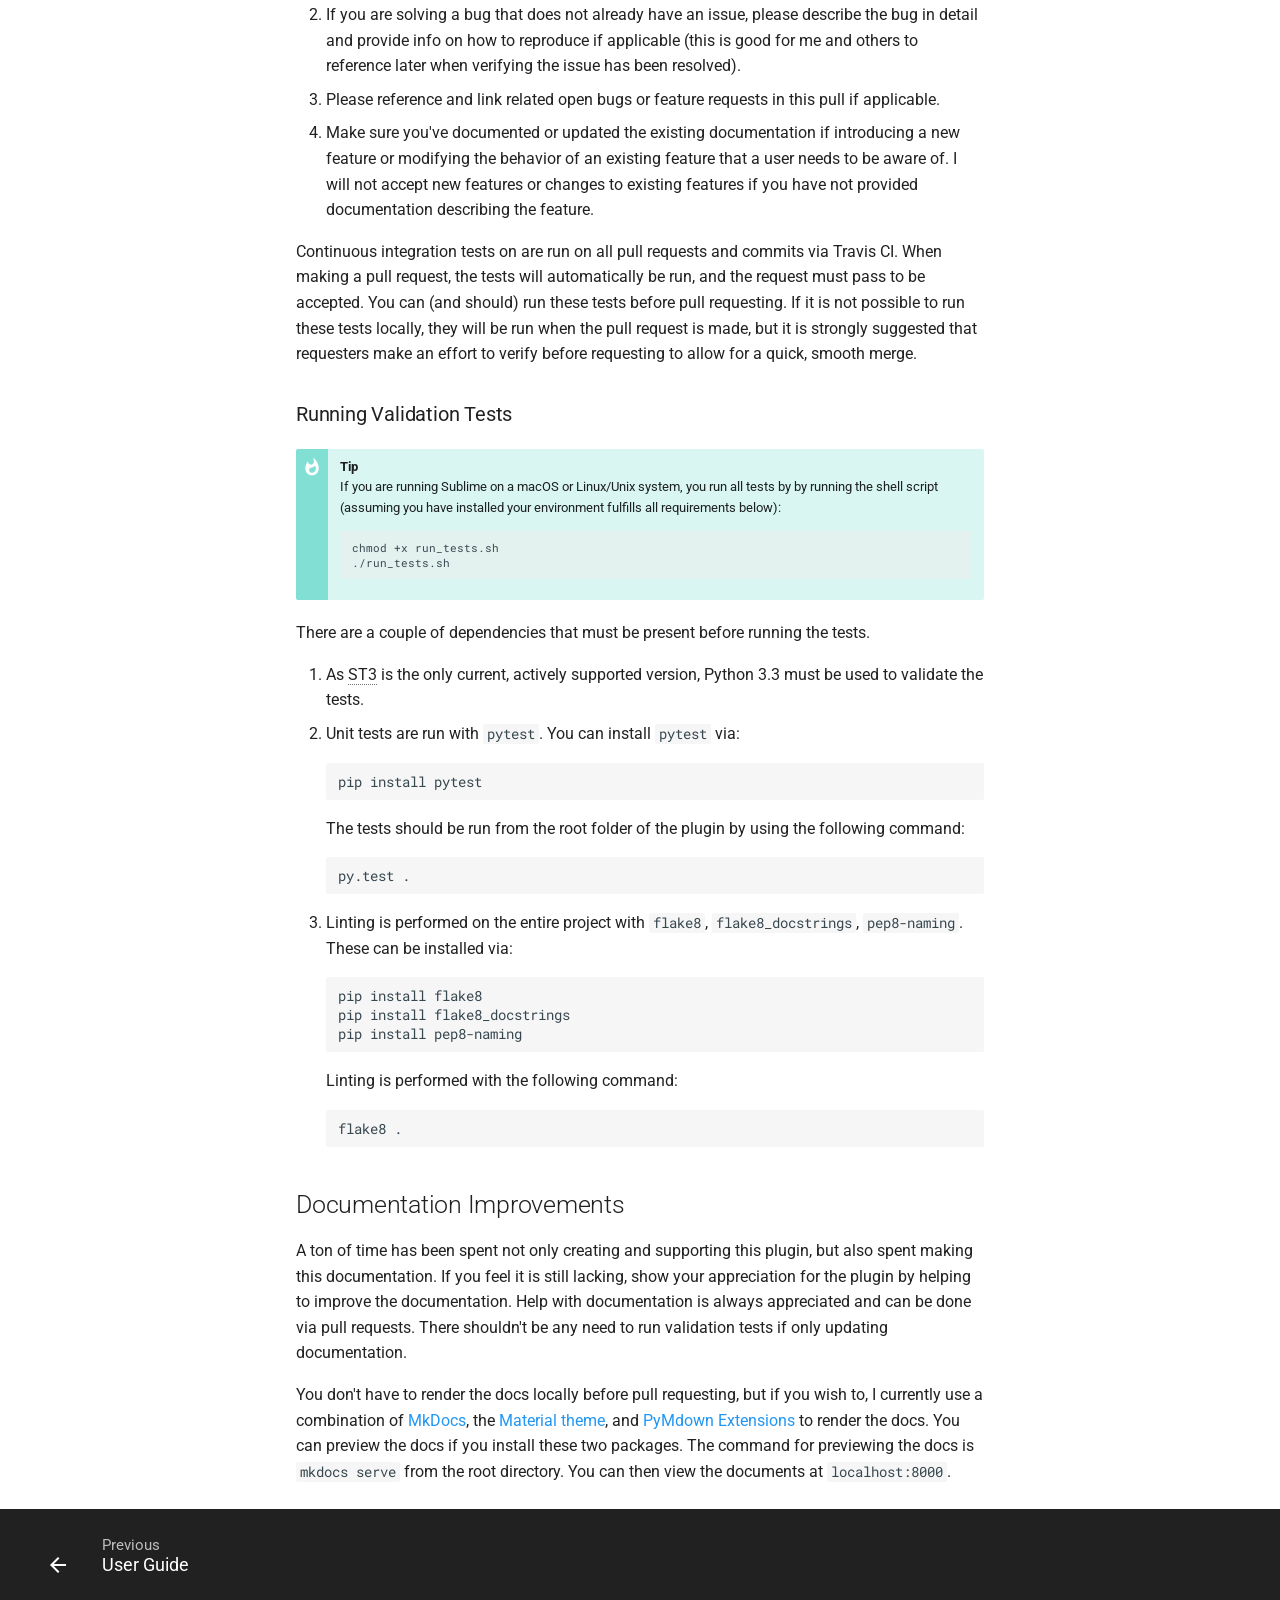
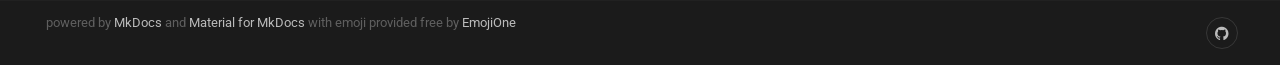
<file: build/docs/site/contributing/index.html>
<!DOCTYPE html>
<html lang="en" class="no-js">
  <head>
    
      <meta charset="utf-8">
      <meta name="viewport" content="width=device-width,initial-scale=1">
      
        <meta name="description" content="Syntax detector for Sublime Text.">
      
      
      
      
        <link rel="shortcut icon" href="../assets/images/favicon.png">
      
      <meta name="generator" content="mkdocs-0.16.3, mkdocs-material-1.6.3">
    
    
      
        <title>Contributing &amp; Support - ApplySyntax Documentation</title>
      
    
    
      <script src="../assets/javascripts/modernizr-56ade86843.js"></script>
    
    
      <link rel="stylesheet" href="../assets/stylesheets/application-e2807e330f.css">
      
        <link rel="stylesheet" href="../assets/stylesheets/application-f78e5cb881.palette.css">
      
    
    
      
        
        
        
        <link rel="stylesheet" href="https://fonts.googleapis.com/css?family=Roboto:300,400,400i,700|Roboto+Mono">
        <style>body,input{font-family:"Roboto","Helvetica Neue",Helvetica,Arial,sans-serif}code,kbd,pre{font-family:"Roboto Mono","Courier New",Courier,monospace}</style>
      
      <link rel="stylesheet" href="https://fonts.googleapis.com/icon?family=Material+Icons">
    
    
      <link rel="stylesheet" href="../extra-effadd97dd.css">
    
    
  </head>
  
  
  
  
    <body data-md-color-primary="blue" data-md-color-accent="blue">
  
    <svg class="md-svg">
      <defs>
        
        
          <svg xmlns="http://www.w3.org/2000/svg" width="416" height="448" viewBox="0 0 416 448" id="github"><path fill="currentColor" d="M160 304q0 10-3.125 20.5t-10.75 19T128 352t-18.125-8.5-10.75-19T96 304t3.125-20.5 10.75-19T128 256t18.125 8.5 10.75 19T160 304zm160 0q0 10-3.125 20.5t-10.75 19T288 352t-18.125-8.5-10.75-19T256 304t3.125-20.5 10.75-19T288 256t18.125 8.5 10.75 19T320 304zm40 0q0-30-17.25-51T296 232q-10.25 0-48.75 5.25Q229.5 240 208 240t-39.25-2.75Q130.75 232 120 232q-29.5 0-46.75 21T56 304q0 22 8 38.375t20.25 25.75 30.5 15 35 7.375 37.25 1.75h42q20.5 0 37.25-1.75t35-7.375 30.5-15 20.25-25.75T360 304zm56-44q0 51.75-15.25 82.75-9.5 19.25-26.375 33.25t-35.25 21.5-42.5 11.875-42.875 5.5T212 416q-19.5 0-35.5-.75t-36.875-3.125-38.125-7.5-34.25-12.875T37 371.5t-21.5-28.75Q0 312 0 260q0-59.25 34-99-6.75-20.5-6.75-42.5 0-29 12.75-54.5 27 0 47.5 9.875t47.25 30.875Q171.5 96 212 96q37 0 70 8 26.25-20.5 46.75-30.25T376 64q12.75 25.5 12.75 54.5 0 21.75-6.75 42 34 40 34 99.5z"/></svg>
        
      </defs>
    </svg>
    <input class="md-toggle" data-md-toggle="drawer" type="checkbox" id="drawer">
    <input class="md-toggle" data-md-toggle="search" type="checkbox" id="search">
    <label class="md-overlay" data-md-component="overlay" for="drawer"></label>
    
      <header class="md-header" data-md-component="header">
  <nav class="md-header-nav md-grid">
    <div class="md-flex">
      <div class="md-flex__cell md-flex__cell--shrink">
        
          <a href=".." title="ApplySyntax Documentation" class="md-icon md-icon--home md-header-nav__button">
          </a>
        
      </div>
      <div class="md-flex__cell md-flex__cell--shrink">
        <label class="md-icon md-icon--menu md-header-nav__button" for="drawer"></label>
      </div>
      <div class="md-flex__cell md-flex__cell--stretch">
        <span class="md-flex__ellipsis md-header-nav__title">
          
            
              
            
            Contributing &amp; Support
          
        </span>
      </div>
      <div class="md-flex__cell md-flex__cell--shrink">
        
          <label class="md-icon md-icon--search md-header-nav__button" for="search"></label>
          
<div class="md-search" data-md-component="search">
  <label class="md-search__overlay" for="search"></label>
  <div class="md-search__inner">
    <form class="md-search__form" name="search">
      <input type="text" class="md-search__input" name="query" required placeholder="Search" accesskey="s" autocapitalize="off" autocorrect="off" autocomplete="off" spellcheck="false" data-md-component="query">
      <label class="md-icon md-search__icon" for="search"></label>
      <button type="reset" class="md-icon md-search__icon" data-md-component="reset">close</button>
    </form>
    <div class="md-search__output">
      <div class="md-search__scrollwrap" data-md-scrollfix>
        <div class="md-search-result" data-md-component="result">
          <div class="md-search-result__meta" data-md-lang-result-none="No matching documents" data-md-lang-result-one="1 matching document" data-md-lang-result-other="# matching documents">
            Type to start searching
          </div>
          <ol class="md-search-result__list"></ol>
        </div>
      </div>
    </div>
  </div>
</div>
        
      </div>
      <div class="md-flex__cell md-flex__cell--shrink">
        <div class="md-header-nav__source">
          
            


  


  <a href="https://github.com/facelessuser/ApplySyntax" title="Go to repository" class="md-source" data-md-source="github">
    
      <div class="md-source__icon">
        <svg viewBox="0 0 24 24" width="24" height="24">
          <use xlink:href="#github" width="24" height="24"></use>
        </svg>
      </div>
    
    <div class="md-source__repository">
      GitHub
    </div>
  </a>

          
        </div>
      </div>
    </div>
  </nav>
</header>
    
    <div class="md-container">
      
      
      <main class="md-main">
        <div class="md-main__inner md-grid" data-md-component="container">
          
            
              <div class="md-sidebar md-sidebar--primary" data-md-component="navigation">
                <div class="md-sidebar__scrollwrap">
                  <div class="md-sidebar__inner">
                    <nav class="md-nav md-nav--primary" data-md-level="0">
  <label class="md-nav__title md-nav__title--site" for="drawer">
    
      <i class="md-icon md-icon--home md-nav__button"></i>
    
    ApplySyntax Documentation
  </label>
  
    <div class="md-nav__source">
      


  


  <a href="https://github.com/facelessuser/ApplySyntax" title="Go to repository" class="md-source" data-md-source="github">
    
      <div class="md-source__icon">
        <svg viewBox="0 0 24 24" width="24" height="24">
          <use xlink:href="#github" width="24" height="24"></use>
        </svg>
      </div>
    
    <div class="md-source__repository">
      GitHub
    </div>
  </a>

    </div>
  
  <ul class="md-nav__list" data-md-scrollfix>
    
      
      
      


  <li class="md-nav__item">
    <a href=".." title="About ApplySyntax" class="md-nav__link">
      About ApplySyntax
    </a>
  </li>

    
      
      
      


  <li class="md-nav__item">
    <a href="../installation/" title="Installation" class="md-nav__link">
      Installation
    </a>
  </li>

    
      
      
      


  <li class="md-nav__item">
    <a href="../usage/" title="User Guide" class="md-nav__link">
      User Guide
    </a>
  </li>

    
      
      
      

  


  <li class="md-nav__item md-nav__item--active">
    
    <input class="md-toggle md-nav__toggle" data-md-toggle="toc" type="checkbox" id="toc">
    
      
    
    
      <label class="md-nav__link md-nav__link--active" for="toc">
        Contributing &amp; Support
      </label>
    
    <a href="./" title="Contributing &amp; Support" class="md-nav__link md-nav__link--active">
      Contributing &amp; Support
    </a>
    
      
<nav class="md-nav md-nav--secondary">
  
  
    
  
  
    <label class="md-nav__title" for="toc">Table of contents</label>
    <ul class="md-nav__list" data-md-scrollfix>
      
        <li class="md-nav__item">
  <a href="#overview" title="Overview" class="md-nav__link">
    Overview
  </a>
  
</li>
      
        <li class="md-nav__item">
  <a href="#bug-reports" title="Bug Reports" class="md-nav__link">
    Bug Reports
  </a>
  
</li>
      
        <li class="md-nav__item">
  <a href="#reviewing-code" title="Reviewing Code" class="md-nav__link">
    Reviewing Code
  </a>
  
</li>
      
        <li class="md-nav__item">
  <a href="#pull-requests" title="Pull Requests" class="md-nav__link">
    Pull Requests
  </a>
  
    <nav class="md-nav">
      <ul class="md-nav__list">
        
          <li class="md-nav__item">
  <a href="#running-validation-tests" title="Running Validation Tests" class="md-nav__link">
    Running Validation Tests
  </a>
  
</li>
        
      </ul>
    </nav>
  
</li>
      
        <li class="md-nav__item">
  <a href="#documentation-improvements" title="Documentation Improvements" class="md-nav__link">
    Documentation Improvements
  </a>
  
</li>
      
      
      
    </ul>
  
</nav>
    
  </li>

    
  </ul>
</nav>
                  </div>
                </div>
              </div>
            
            
              <div class="md-sidebar md-sidebar--secondary" data-md-component="toc">
                <div class="md-sidebar__scrollwrap">
                  <div class="md-sidebar__inner">
                    
<nav class="md-nav md-nav--secondary">
  
  
    
  
  
    <label class="md-nav__title" for="toc">Table of contents</label>
    <ul class="md-nav__list" data-md-scrollfix>
      
        <li class="md-nav__item">
  <a href="#overview" title="Overview" class="md-nav__link">
    Overview
  </a>
  
</li>
      
        <li class="md-nav__item">
  <a href="#bug-reports" title="Bug Reports" class="md-nav__link">
    Bug Reports
  </a>
  
</li>
      
        <li class="md-nav__item">
  <a href="#reviewing-code" title="Reviewing Code" class="md-nav__link">
    Reviewing Code
  </a>
  
</li>
      
        <li class="md-nav__item">
  <a href="#pull-requests" title="Pull Requests" class="md-nav__link">
    Pull Requests
  </a>
  
    <nav class="md-nav">
      <ul class="md-nav__list">
        
          <li class="md-nav__item">
  <a href="#running-validation-tests" title="Running Validation Tests" class="md-nav__link">
    Running Validation Tests
  </a>
  
</li>
        
      </ul>
    </nav>
  
</li>
      
        <li class="md-nav__item">
  <a href="#documentation-improvements" title="Documentation Improvements" class="md-nav__link">
    Documentation Improvements
  </a>
  
</li>
      
      
      
    </ul>
  
</nav>
                  </div>
                </div>
              </div>
            
          
          <div class="md-content">
            <article class="md-content__inner md-typeset">
              
                
                  <a href="https://github.com/facelessuser/ApplySyntax/edit/master/docs/contributing.md" title="Edit this page" class="md-icon md-content__icon">edit</a>
                
                
                <h1 id="contributing--support">Contributing &amp; Support<a class="headerlink" href="#contributing--support" title="Permanent link"></a></h1>
<h2 id="overview">Overview<a class="headerlink" href="#overview" title="Permanent link"></a></h2>
<table>
<thead>
<tr>
<th>Sublime Versions</th>
<th>Description</th>
</tr>
</thead>
<tbody>
<tr>
<td><abbr title="Sublime Text 2">ST2</abbr>&nbsp;&lt;=&nbsp;version&nbsp;&lt;&nbsp;<abbr title="Sublime Text 3">ST3</abbr></td>
<td>Supported on a separate branch, but not actively.  Any further fixes or enhancements must come from the community.  Issues for versions less than <abbr title="Sublime Text 3">ST3</abbr> will not be addressed moving forward by me.  Pull requests are welcome for back-porting features, enhancements, or fixes to the old branch, but the content of the pull <strong>must</strong> already exist on the main, actively developed branch.  I will not allow an older branch to exceed the main branch in regards to functionality.</td>
</tr>
<tr>
<td><abbr title="Sublime Text 3">ST3</abbr></td>
<td>Fully supported and actively maintained.</td>
</tr>
</tbody>
</table>
<p>Contribution from the community is encouraged and can be done in a variety of ways:</p>
<ul>
<li>Bug reports.</li>
<li>Reviewing code.</li>
<li>Code patches via pull requests.</li>
<li>Documentation improvements via pull requests.</li>
</ul>
<h2 id="bug-reports">Bug Reports<a class="headerlink" href="#bug-reports" title="Permanent link"></a></h2>
<ol>
<li>
<p>Please <strong>read the documentation</strong> and <strong>search the issue tracker</strong> to try to find the answer to your question <strong>before</strong> posting an issue.</p>
</li>
<li>
<p>When creating an issue on the repository, please provide as much info as possible:</p>
<ul>
<li>Provide environment information by running <code>Preferences-&gt;Package Settings-&gt;ApplySyntax-&gt;Support Info</code>.  The information will be copied to the clipboard; paste the info in issue.</li>
<li>Errors in console.</li>
<li>Detailed description of the problem.</li>
<li>Examples for reproducing the error.  You can post pictures, but if specific text or code is required to reproduce the issue, please provide the text in a plain text format as well for easy copy/paste.</li>
</ul>
<p>The more info provided the greater the chance someone will take the time to answer, implement, or fix the issue.</p>
</li>
<li>
<p>Be prepared to answer questions and provide additional information if required.  Issues in which the creator refuses to respond to follow up questions will be marked as stale and closed.</p>
</li>
</ol>
<h2 id="reviewing-code">Reviewing Code<a class="headerlink" href="#reviewing-code" title="Permanent link"></a></h2>
<p>Take part in reviewing pull requests and/or reviewing direct commits.  Make suggestions to improve the code and discuss solutions to overcome weakness in the algorithm.</p>
<h2 id="pull-requests">Pull Requests<a class="headerlink" href="#pull-requests" title="Permanent link"></a></h2>
<p>Pull requests are welcome, and if you plan on contributing directly to the code, there are a couple of things to be mindful of.</p>
<ol>
<li>
<p>Please describe the change in as much detail as possible so I can understand what is being added or modified.</p>
</li>
<li>
<p>If you are solving a bug that does not already have an issue, please describe the bug in detail and provide info on how to reproduce if applicable (this is good for me and others to reference later when verifying the issue has been resolved).</p>
</li>
<li>
<p>Please reference and link related open bugs or feature requests in this pull if applicable.</p>
</li>
<li>
<p>Make sure you've documented or updated the existing documentation if introducing a new feature or modifying the behavior of an existing feature that a user needs to be aware of.  I will not accept new features or changes to existing features if you have not provided documentation describing the feature.</p>
</li>
</ol>
<p>Continuous integration tests on are run on all pull requests and commits via Travis CI.  When making a pull request, the tests will automatically be run, and the request must pass to be accepted.  You can (and should) run these tests before pull requesting.  If it is not possible to run these tests locally, they will be run when the pull request is made, but it is strongly suggested that requesters make an effort to verify before requesting to allow for a quick, smooth merge.</p>
<h3 id="running-validation-tests">Running Validation Tests<a class="headerlink" href="#running-validation-tests" title="Permanent link"></a></h3>
<div class="admonition tip">
<p class="admonition-title">Tip</p>
<p>If you are running Sublime on a macOS or Linux/Unix system, you run all tests by by running the shell script (assuming you have installed your environment fulfills all requirements below):</p>
<div class="codehilite"><pre><span></span>chmod +x run_tests.sh
./run_tests.sh
</pre></div>

</div>
<p>There are a couple of dependencies that must be present before running the tests.</p>
<ol>
<li>
<p>As <abbr title="Sublime Text 3">ST3</abbr> is the only current, actively supported version, Python 3.3 must be used to validate the tests.</p>
</li>
<li>
<p>Unit tests are run with <code>pytest</code>.  You can install <code>pytest</code> via:</p>
<div class="codehilite"><pre><span></span>pip install pytest
</pre></div>

<p>The tests should be run from the root folder of the plugin by using the following command:</p>
<div class="codehilite"><pre><span></span>py.test .
</pre></div>

</li>
<li>
<p>Linting is performed on the entire project with <code>flake8</code>, <code>flake8_docstrings</code>, <code>pep8-naming</code>.  These can be installed via:</p>
<div class="codehilite"><pre><span></span>pip install flake8
pip install flake8_docstrings
pip install pep8-naming
</pre></div>

<p>Linting is performed with the following command:</p>
<div class="codehilite"><pre><span></span>flake8 .
</pre></div>

</li>
</ol>
<h2 id="documentation-improvements">Documentation Improvements<a class="headerlink" href="#documentation-improvements" title="Permanent link"></a></h2>
<p>A ton of time has been spent not only creating and supporting this plugin, but also spent making this documentation.  If you feel it is still lacking, show your appreciation for the plugin by helping to improve the documentation.  Help with documentation is always appreciated and can be done via pull requests.  There shouldn't be any need to run validation tests if only updating documentation.</p>
<p>You don't have to render the docs locally before pull requesting, but if you wish to, I currently use a combination of <a href="http://www.mkdocs.org">MkDocs</a>, the <a href="https://github.com/squidfunk/mkdocs-material">Material theme</a>, and <a href="https://github.com/facelessuser/pymdown-extensions">PyMdown Extensions</a> to render the docs.  You can preview the docs if you install these two packages.  The command for previewing the docs is <code>mkdocs serve</code> from the root directory. You can then view the documents at <code>localhost:8000</code>.</p>
                
                  
                
              
              
                
              
            </article>
          </div>
        </div>
      </main>
      
        
<footer class="md-footer">
  
    <div class="md-footer-nav">
      <nav class="md-footer-nav__inner md-grid">
        
          <a href="../usage/" title="User Guide" class="md-flex md-footer-nav__link md-footer-nav__link--prev" rel="prev">
            <div class="md-flex__cell md-flex__cell--shrink">
              <i class="md-icon md-icon--arrow-back md-footer-nav__button"></i>
            </div>
            <div class="md-flex__cell md-flex__cell--stretch md-footer-nav__title">
              <span class="md-flex__ellipsis">
                <span class="md-footer-nav__direction">
                  Previous
                </span>
                User Guide
              </span>
            </div>
          </a>
        
        
      </nav>
    </div>
  
  <div class="md-footer-meta md-typeset">
    <div class="md-footer-meta__inner md-grid">
      <div class="md-footer-copyright">
        
        powered by
        <a href="http://www.mkdocs.org" title="MkDocs">MkDocs</a>
        and
        <a href="http://squidfunk.github.io/mkdocs-material/" title="Material for MkDocs">
          Material for MkDocs</a>
        with emoji provided free by
        <a href="http://www.emojione.com">EmojiOne</a>
      </div>
      
        
  <div class="md-footer-social">
    
    <link rel="stylesheet" href="https://cdnjs.cloudflare.com/ajax/libs/font-awesome/4.7.0/css/font-awesome.min.css">
    
      <a href="https://github.com/facelessuser" class="md-footer-social__link fa fa-github"></a>
    
  </div>

      
    </div>
  </div>
</footer>
      
    </div>
    
      <script src="../assets/javascripts/application-6b4ff16fa7.js"></script>
      <script>app.initialize({url:{base:".."}})</script>
      
        <script src="../extra-0d49409391.js"></script>
      
    
    
      
    
  </body>
</html>
</file>
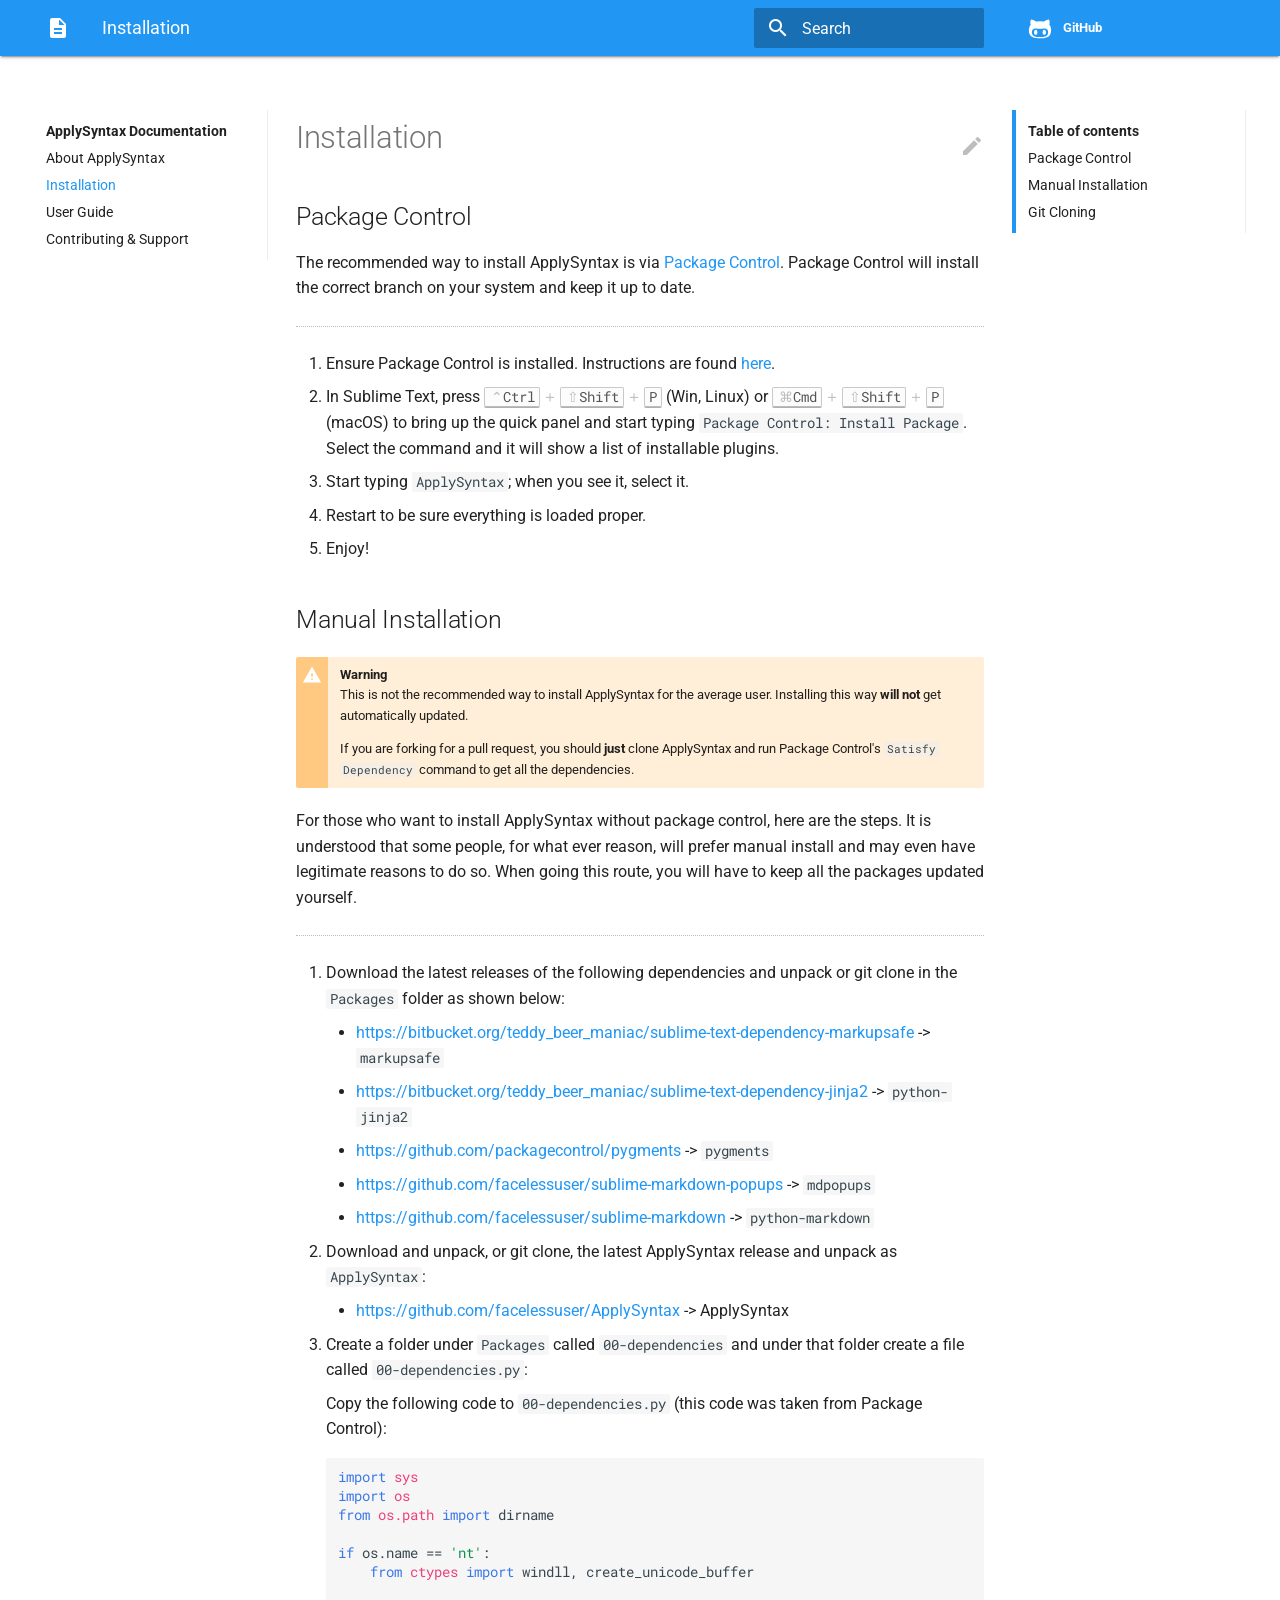
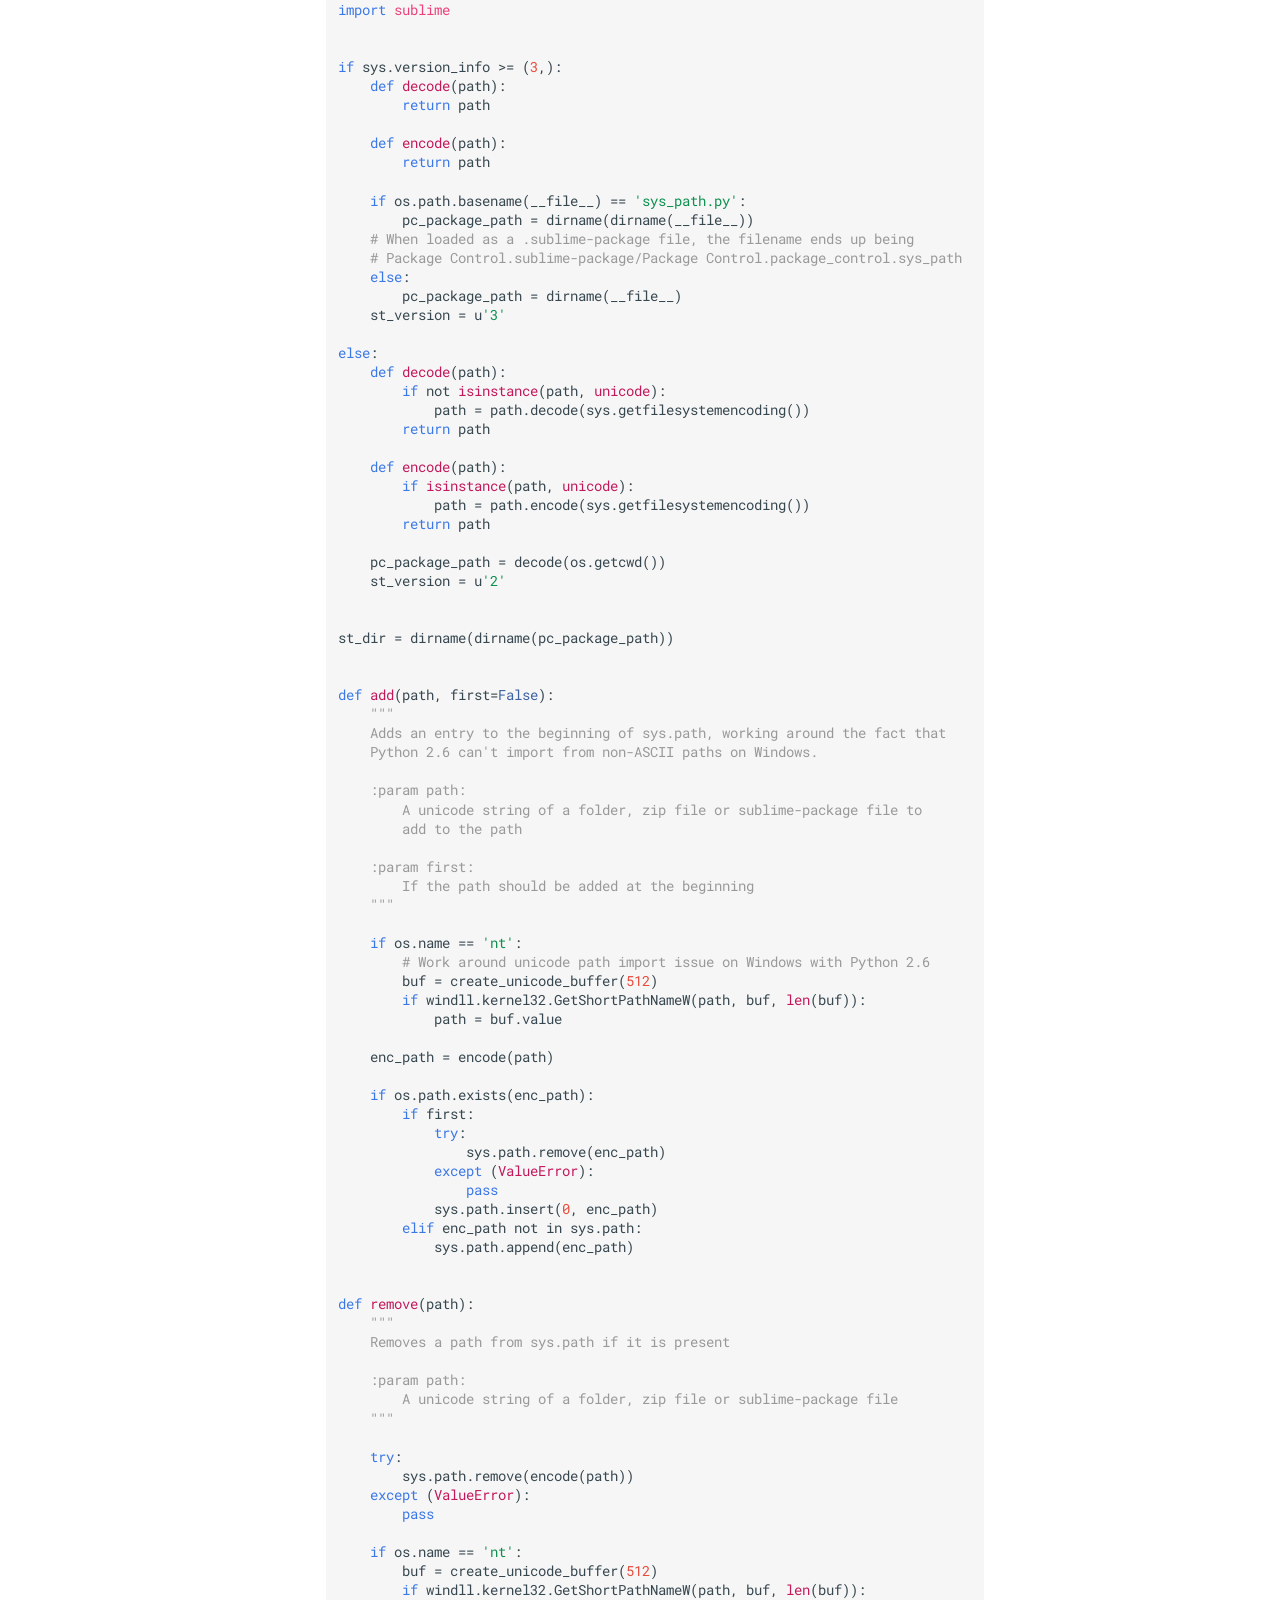
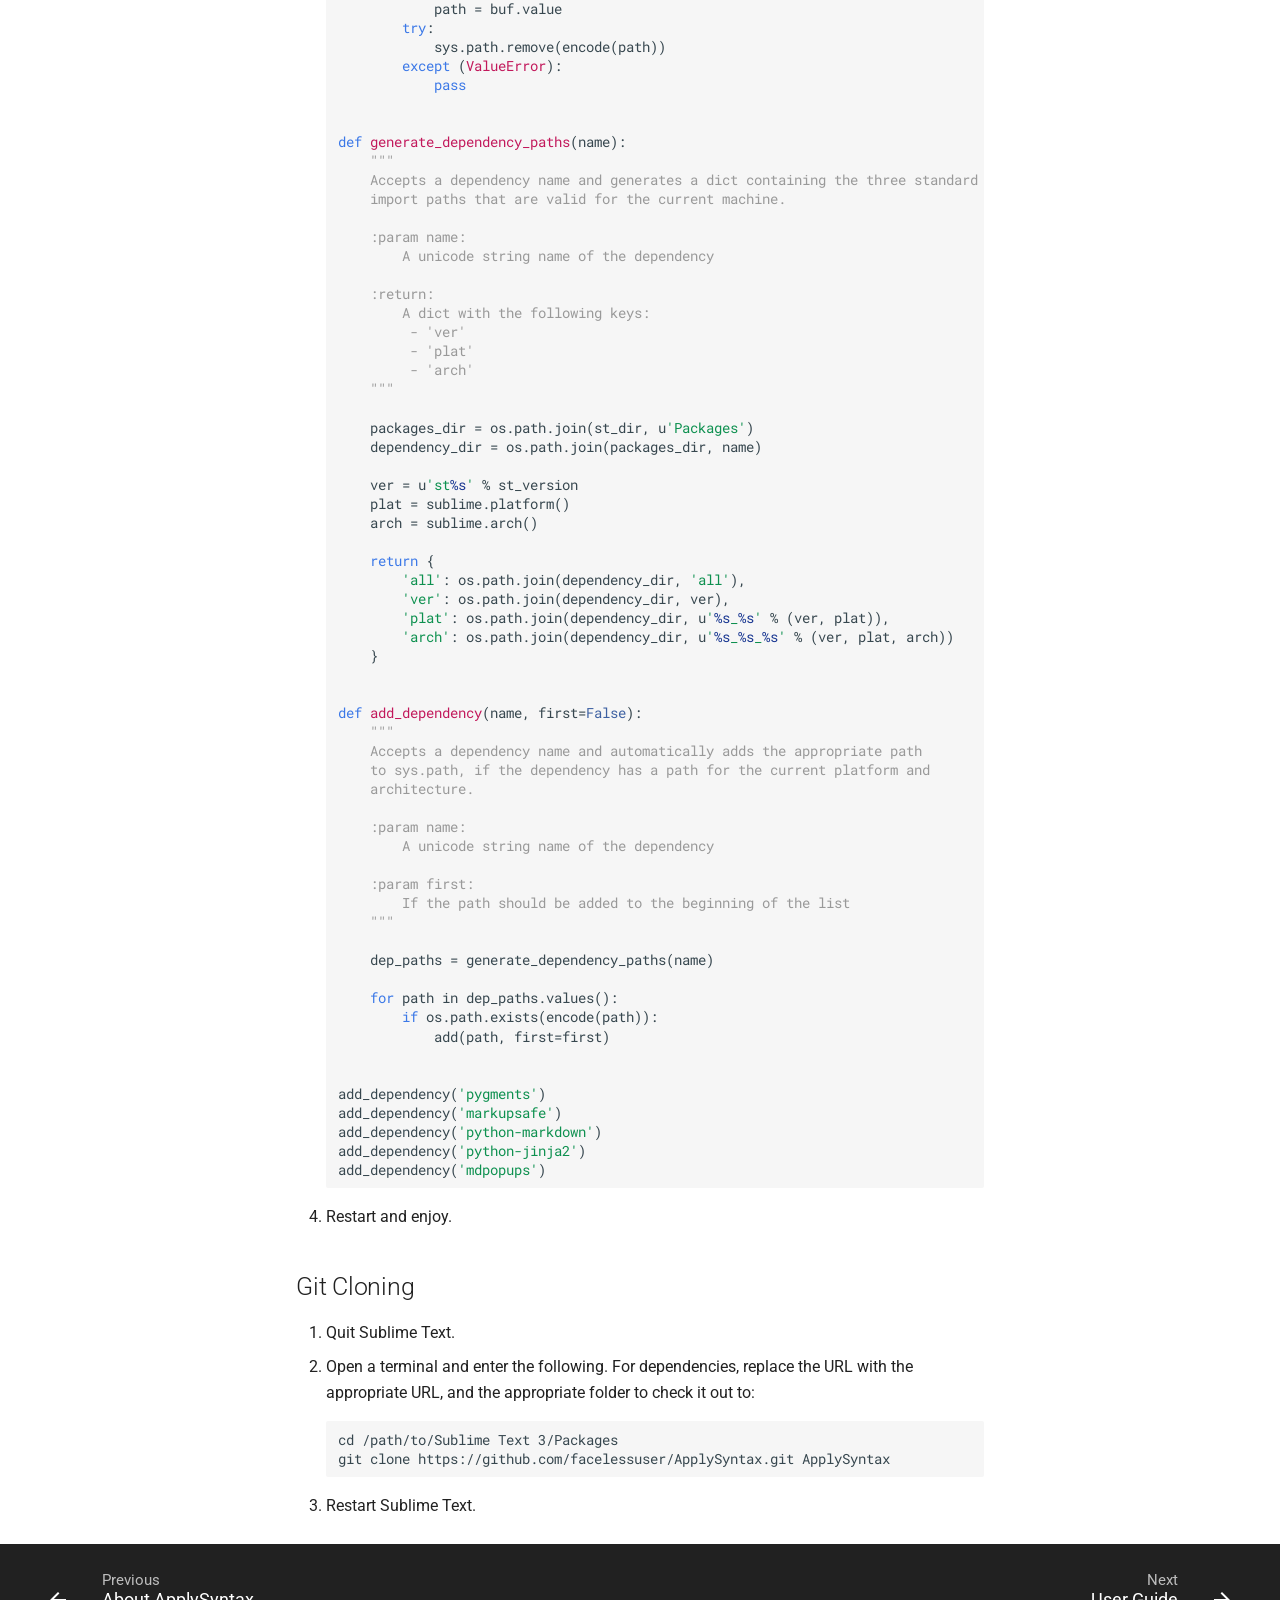
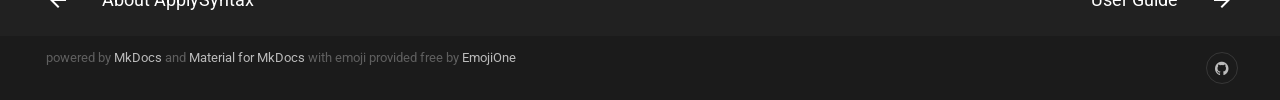
<file: build/docs/site/installation/index.html>
<!DOCTYPE html>
<html lang="en" class="no-js">
  <head>
    
      <meta charset="utf-8">
      <meta name="viewport" content="width=device-width,initial-scale=1">
      
        <meta name="description" content="Syntax detector for Sublime Text.">
      
      
      
      
        <link rel="shortcut icon" href="../assets/images/favicon.png">
      
      <meta name="generator" content="mkdocs-0.16.3, mkdocs-material-1.6.3">
    
    
      
        <title>Installation - ApplySyntax Documentation</title>
      
    
    
      <script src="../assets/javascripts/modernizr-56ade86843.js"></script>
    
    
      <link rel="stylesheet" href="../assets/stylesheets/application-e2807e330f.css">
      
        <link rel="stylesheet" href="../assets/stylesheets/application-f78e5cb881.palette.css">
      
    
    
      
        
        
        
        <link rel="stylesheet" href="https://fonts.googleapis.com/css?family=Roboto:300,400,400i,700|Roboto+Mono">
        <style>body,input{font-family:"Roboto","Helvetica Neue",Helvetica,Arial,sans-serif}code,kbd,pre{font-family:"Roboto Mono","Courier New",Courier,monospace}</style>
      
      <link rel="stylesheet" href="https://fonts.googleapis.com/icon?family=Material+Icons">
    
    
      <link rel="stylesheet" href="../extra-effadd97dd.css">
    
    
  </head>
  
  
  
  
    <body data-md-color-primary="blue" data-md-color-accent="blue">
  
    <svg class="md-svg">
      <defs>
        
        
          <svg xmlns="http://www.w3.org/2000/svg" width="416" height="448" viewBox="0 0 416 448" id="github"><path fill="currentColor" d="M160 304q0 10-3.125 20.5t-10.75 19T128 352t-18.125-8.5-10.75-19T96 304t3.125-20.5 10.75-19T128 256t18.125 8.5 10.75 19T160 304zm160 0q0 10-3.125 20.5t-10.75 19T288 352t-18.125-8.5-10.75-19T256 304t3.125-20.5 10.75-19T288 256t18.125 8.5 10.75 19T320 304zm40 0q0-30-17.25-51T296 232q-10.25 0-48.75 5.25Q229.5 240 208 240t-39.25-2.75Q130.75 232 120 232q-29.5 0-46.75 21T56 304q0 22 8 38.375t20.25 25.75 30.5 15 35 7.375 37.25 1.75h42q20.5 0 37.25-1.75t35-7.375 30.5-15 20.25-25.75T360 304zm56-44q0 51.75-15.25 82.75-9.5 19.25-26.375 33.25t-35.25 21.5-42.5 11.875-42.875 5.5T212 416q-19.5 0-35.5-.75t-36.875-3.125-38.125-7.5-34.25-12.875T37 371.5t-21.5-28.75Q0 312 0 260q0-59.25 34-99-6.75-20.5-6.75-42.5 0-29 12.75-54.5 27 0 47.5 9.875t47.25 30.875Q171.5 96 212 96q37 0 70 8 26.25-20.5 46.75-30.25T376 64q12.75 25.5 12.75 54.5 0 21.75-6.75 42 34 40 34 99.5z"/></svg>
        
      </defs>
    </svg>
    <input class="md-toggle" data-md-toggle="drawer" type="checkbox" id="drawer">
    <input class="md-toggle" data-md-toggle="search" type="checkbox" id="search">
    <label class="md-overlay" data-md-component="overlay" for="drawer"></label>
    
      <header class="md-header" data-md-component="header">
  <nav class="md-header-nav md-grid">
    <div class="md-flex">
      <div class="md-flex__cell md-flex__cell--shrink">
        
          <a href=".." title="ApplySyntax Documentation" class="md-icon md-icon--home md-header-nav__button">
          </a>
        
      </div>
      <div class="md-flex__cell md-flex__cell--shrink">
        <label class="md-icon md-icon--menu md-header-nav__button" for="drawer"></label>
      </div>
      <div class="md-flex__cell md-flex__cell--stretch">
        <span class="md-flex__ellipsis md-header-nav__title">
          
            
              
            
            Installation
          
        </span>
      </div>
      <div class="md-flex__cell md-flex__cell--shrink">
        
          <label class="md-icon md-icon--search md-header-nav__button" for="search"></label>
          
<div class="md-search" data-md-component="search">
  <label class="md-search__overlay" for="search"></label>
  <div class="md-search__inner">
    <form class="md-search__form" name="search">
      <input type="text" class="md-search__input" name="query" required placeholder="Search" accesskey="s" autocapitalize="off" autocorrect="off" autocomplete="off" spellcheck="false" data-md-component="query">
      <label class="md-icon md-search__icon" for="search"></label>
      <button type="reset" class="md-icon md-search__icon" data-md-component="reset">close</button>
    </form>
    <div class="md-search__output">
      <div class="md-search__scrollwrap" data-md-scrollfix>
        <div class="md-search-result" data-md-component="result">
          <div class="md-search-result__meta" data-md-lang-result-none="No matching documents" data-md-lang-result-one="1 matching document" data-md-lang-result-other="# matching documents">
            Type to start searching
          </div>
          <ol class="md-search-result__list"></ol>
        </div>
      </div>
    </div>
  </div>
</div>
        
      </div>
      <div class="md-flex__cell md-flex__cell--shrink">
        <div class="md-header-nav__source">
          
            


  


  <a href="https://github.com/facelessuser/ApplySyntax" title="Go to repository" class="md-source" data-md-source="github">
    
      <div class="md-source__icon">
        <svg viewBox="0 0 24 24" width="24" height="24">
          <use xlink:href="#github" width="24" height="24"></use>
        </svg>
      </div>
    
    <div class="md-source__repository">
      GitHub
    </div>
  </a>

          
        </div>
      </div>
    </div>
  </nav>
</header>
    
    <div class="md-container">
      
      
      <main class="md-main">
        <div class="md-main__inner md-grid" data-md-component="container">
          
            
              <div class="md-sidebar md-sidebar--primary" data-md-component="navigation">
                <div class="md-sidebar__scrollwrap">
                  <div class="md-sidebar__inner">
                    <nav class="md-nav md-nav--primary" data-md-level="0">
  <label class="md-nav__title md-nav__title--site" for="drawer">
    
      <i class="md-icon md-icon--home md-nav__button"></i>
    
    ApplySyntax Documentation
  </label>
  
    <div class="md-nav__source">
      


  


  <a href="https://github.com/facelessuser/ApplySyntax" title="Go to repository" class="md-source" data-md-source="github">
    
      <div class="md-source__icon">
        <svg viewBox="0 0 24 24" width="24" height="24">
          <use xlink:href="#github" width="24" height="24"></use>
        </svg>
      </div>
    
    <div class="md-source__repository">
      GitHub
    </div>
  </a>

    </div>
  
  <ul class="md-nav__list" data-md-scrollfix>
    
      
      
      


  <li class="md-nav__item">
    <a href=".." title="About ApplySyntax" class="md-nav__link">
      About ApplySyntax
    </a>
  </li>

    
      
      
      

  


  <li class="md-nav__item md-nav__item--active">
    
    <input class="md-toggle md-nav__toggle" data-md-toggle="toc" type="checkbox" id="toc">
    
      
    
    
      <label class="md-nav__link md-nav__link--active" for="toc">
        Installation
      </label>
    
    <a href="./" title="Installation" class="md-nav__link md-nav__link--active">
      Installation
    </a>
    
      
<nav class="md-nav md-nav--secondary">
  
  
    
  
  
    <label class="md-nav__title" for="toc">Table of contents</label>
    <ul class="md-nav__list" data-md-scrollfix>
      
        <li class="md-nav__item">
  <a href="#package-control" title="Package Control" class="md-nav__link">
    Package Control
  </a>
  
</li>
      
        <li class="md-nav__item">
  <a href="#manual-installation" title="Manual Installation" class="md-nav__link">
    Manual Installation
  </a>
  
</li>
      
        <li class="md-nav__item">
  <a href="#git-cloning" title="Git Cloning" class="md-nav__link">
    Git Cloning
  </a>
  
</li>
      
      
      
    </ul>
  
</nav>
    
  </li>

    
      
      
      


  <li class="md-nav__item">
    <a href="../usage/" title="User Guide" class="md-nav__link">
      User Guide
    </a>
  </li>

    
      
      
      


  <li class="md-nav__item">
    <a href="../contributing/" title="Contributing &amp; Support" class="md-nav__link">
      Contributing &amp; Support
    </a>
  </li>

    
  </ul>
</nav>
                  </div>
                </div>
              </div>
            
            
              <div class="md-sidebar md-sidebar--secondary" data-md-component="toc">
                <div class="md-sidebar__scrollwrap">
                  <div class="md-sidebar__inner">
                    
<nav class="md-nav md-nav--secondary">
  
  
    
  
  
    <label class="md-nav__title" for="toc">Table of contents</label>
    <ul class="md-nav__list" data-md-scrollfix>
      
        <li class="md-nav__item">
  <a href="#package-control" title="Package Control" class="md-nav__link">
    Package Control
  </a>
  
</li>
      
        <li class="md-nav__item">
  <a href="#manual-installation" title="Manual Installation" class="md-nav__link">
    Manual Installation
  </a>
  
</li>
      
        <li class="md-nav__item">
  <a href="#git-cloning" title="Git Cloning" class="md-nav__link">
    Git Cloning
  </a>
  
</li>
      
      
      
    </ul>
  
</nav>
                  </div>
                </div>
              </div>
            
          
          <div class="md-content">
            <article class="md-content__inner md-typeset">
              
                
                  <a href="https://github.com/facelessuser/ApplySyntax/edit/master/docs/installation.md" title="Edit this page" class="md-icon md-content__icon">edit</a>
                
                
                <h1 id="installation">Installation<a class="headerlink" href="#installation" title="Permanent link"></a></h1>
<h2 id="package-control">Package Control<a class="headerlink" href="#package-control" title="Permanent link"></a></h2>
<p>The recommended way to install ApplySyntax is via <a href="https://packagecontrol.io/">Package Control</a>.  Package Control will install the correct branch on your system and keep it up to date.</p>
<hr />
<ol>
<li>
<p>Ensure Package Control is installed.  Instructions are found <a href="https://packagecontrol.io/installation">here</a>.</p>
</li>
<li>
<p>In Sublime Text, press <span class="keys"><kbd class="key-control">Ctrl</kbd><span>＋</span><kbd class="key-shift">Shift</kbd><span>＋</span><kbd class="key-p">P</kbd></span> (Win, Linux) or <span class="keys"><kbd class="key-command">Cmd</kbd><span>＋</span><kbd class="key-shift">Shift</kbd><span>＋</span><kbd class="key-p">P</kbd></span> (macOS) to bring up the quick panel and start typing <code>Package Control: Install Package</code>.  Select the command and it will show a list of installable plugins.</p>
</li>
<li>
<p>Start typing <code>ApplySyntax</code>; when you see it, select it.</p>
</li>
<li>
<p>Restart to be sure everything is loaded proper.</p>
</li>
<li>
<p>Enjoy!</p>
</li>
</ol>
<h2 id="manual-installation">Manual Installation<a class="headerlink" href="#manual-installation" title="Permanent link"></a></h2>
<div class="admonition warning">
<p class="admonition-title">Warning</p>
<p>This is not the recommended way to install ApplySyntax for the average user.  Installing this way <strong>will not</strong> get automatically updated.</p>
<p>If you are forking for a pull request, you should <strong>just</strong> clone ApplySyntax and run Package Control's <code>Satisfy Dependency</code> command to get all the dependencies.</p>
</div>
<p>For those who want to install ApplySyntax without package control, here are the steps.  It is understood that some people, for what ever reason, will prefer manual install and may even have legitimate reasons to do so.  When going this route, you will have to keep all the packages updated yourself.</p>
<hr />
<ol>
<li>
<p>Download the latest releases of the following dependencies and unpack or git clone in the <code>Packages</code> folder as shown below:</p>
<ul>
<li><a href="https://bitbucket.org/teddy_beer_maniac/sublime-text-dependency-markupsafe">https://bitbucket.org/teddy_beer_maniac/sublime-text-dependency-markupsafe</a> -&gt; <code>markupsafe</code></li>
<li><a href="https://bitbucket.org/teddy_beer_maniac/sublime-text-dependency-jinja2">https://bitbucket.org/teddy_beer_maniac/sublime-text-dependency-jinja2</a> -&gt; <code>python-jinja2</code></li>
<li><a href="https://github.com/packagecontrol/pygments">https://github.com/packagecontrol/pygments</a> -&gt; <code>pygments</code></li>
<li><a href="https://github.com/facelessuser/sublime-markdown-popups">https://github.com/facelessuser/sublime-markdown-popups</a> -&gt; <code>mdpopups</code></li>
<li><a href="https://github.com/facelessuser/sublime-markdown">https://github.com/facelessuser/sublime-markdown</a> -&gt; <code>python-markdown</code></li>
</ul>
</li>
<li>
<p>Download and unpack, or git clone, the latest ApplySyntax release and unpack as <code>ApplySyntax</code>:</p>
<ul>
<li><a href="https://github.com/facelessuser/ApplySyntax">https://github.com/facelessuser/ApplySyntax</a> -&gt; ApplySyntax</li>
</ul>
</li>
<li>
<p>Create a folder under <code>Packages</code> called <code>00-dependencies</code> and under that folder create a file called <code>00-dependencies.py</code>:</p>
<p>Copy the following code to <code>00-dependencies.py</code> (this code was taken from Package Control):</p>
<div class="codehilite"><pre><span></span><span class="kn">import</span> <span class="nn">sys</span>
<span class="kn">import</span> <span class="nn">os</span>
<span class="kn">from</span> <span class="nn">os.path</span> <span class="kn">import</span> <span class="n">dirname</span>

<span class="k">if</span> <span class="n">os</span><span class="o">.</span><span class="n">name</span> <span class="o">==</span> <span class="s1">&#39;nt&#39;</span><span class="p">:</span>
    <span class="kn">from</span> <span class="nn">ctypes</span> <span class="kn">import</span> <span class="n">windll</span><span class="p">,</span> <span class="n">create_unicode_buffer</span>

<span class="kn">import</span> <span class="nn">sublime</span>


<span class="k">if</span> <span class="n">sys</span><span class="o">.</span><span class="n">version_info</span> <span class="o">&gt;=</span> <span class="p">(</span><span class="mi">3</span><span class="p">,):</span>
    <span class="k">def</span> <span class="nf">decode</span><span class="p">(</span><span class="n">path</span><span class="p">):</span>
        <span class="k">return</span> <span class="n">path</span>

    <span class="k">def</span> <span class="nf">encode</span><span class="p">(</span><span class="n">path</span><span class="p">):</span>
        <span class="k">return</span> <span class="n">path</span>

    <span class="k">if</span> <span class="n">os</span><span class="o">.</span><span class="n">path</span><span class="o">.</span><span class="n">basename</span><span class="p">(</span><span class="vm">__file__</span><span class="p">)</span> <span class="o">==</span> <span class="s1">&#39;sys_path.py&#39;</span><span class="p">:</span>
        <span class="n">pc_package_path</span> <span class="o">=</span> <span class="n">dirname</span><span class="p">(</span><span class="n">dirname</span><span class="p">(</span><span class="vm">__file__</span><span class="p">))</span>
    <span class="c1"># When loaded as a .sublime-package file, the filename ends up being</span>
    <span class="c1"># Package Control.sublime-package/Package Control.package_control.sys_path</span>
    <span class="k">else</span><span class="p">:</span>
        <span class="n">pc_package_path</span> <span class="o">=</span> <span class="n">dirname</span><span class="p">(</span><span class="vm">__file__</span><span class="p">)</span>
    <span class="n">st_version</span> <span class="o">=</span> <span class="sa">u</span><span class="s1">&#39;3&#39;</span>

<span class="k">else</span><span class="p">:</span>
    <span class="k">def</span> <span class="nf">decode</span><span class="p">(</span><span class="n">path</span><span class="p">):</span>
        <span class="k">if</span> <span class="ow">not</span> <span class="nb">isinstance</span><span class="p">(</span><span class="n">path</span><span class="p">,</span> <span class="nb">unicode</span><span class="p">):</span>
            <span class="n">path</span> <span class="o">=</span> <span class="n">path</span><span class="o">.</span><span class="n">decode</span><span class="p">(</span><span class="n">sys</span><span class="o">.</span><span class="n">getfilesystemencoding</span><span class="p">())</span>
        <span class="k">return</span> <span class="n">path</span>

    <span class="k">def</span> <span class="nf">encode</span><span class="p">(</span><span class="n">path</span><span class="p">):</span>
        <span class="k">if</span> <span class="nb">isinstance</span><span class="p">(</span><span class="n">path</span><span class="p">,</span> <span class="nb">unicode</span><span class="p">):</span>
            <span class="n">path</span> <span class="o">=</span> <span class="n">path</span><span class="o">.</span><span class="n">encode</span><span class="p">(</span><span class="n">sys</span><span class="o">.</span><span class="n">getfilesystemencoding</span><span class="p">())</span>
        <span class="k">return</span> <span class="n">path</span>

    <span class="n">pc_package_path</span> <span class="o">=</span> <span class="n">decode</span><span class="p">(</span><span class="n">os</span><span class="o">.</span><span class="n">getcwd</span><span class="p">())</span>
    <span class="n">st_version</span> <span class="o">=</span> <span class="sa">u</span><span class="s1">&#39;2&#39;</span>


<span class="n">st_dir</span> <span class="o">=</span> <span class="n">dirname</span><span class="p">(</span><span class="n">dirname</span><span class="p">(</span><span class="n">pc_package_path</span><span class="p">))</span>


<span class="k">def</span> <span class="nf">add</span><span class="p">(</span><span class="n">path</span><span class="p">,</span> <span class="n">first</span><span class="o">=</span><span class="bp">False</span><span class="p">):</span>
    <span class="sd">&quot;&quot;&quot;</span>
<span class="sd">    Adds an entry to the beginning of sys.path, working around the fact that</span>
<span class="sd">    Python 2.6 can&#39;t import from non-ASCII paths on Windows.</span>

<span class="sd">    :param path:</span>
<span class="sd">        A unicode string of a folder, zip file or sublime-package file to</span>
<span class="sd">        add to the path</span>

<span class="sd">    :param first:</span>
<span class="sd">        If the path should be added at the beginning</span>
<span class="sd">    &quot;&quot;&quot;</span>

    <span class="k">if</span> <span class="n">os</span><span class="o">.</span><span class="n">name</span> <span class="o">==</span> <span class="s1">&#39;nt&#39;</span><span class="p">:</span>
        <span class="c1"># Work around unicode path import issue on Windows with Python 2.6</span>
        <span class="n">buf</span> <span class="o">=</span> <span class="n">create_unicode_buffer</span><span class="p">(</span><span class="mi">512</span><span class="p">)</span>
        <span class="k">if</span> <span class="n">windll</span><span class="o">.</span><span class="n">kernel32</span><span class="o">.</span><span class="n">GetShortPathNameW</span><span class="p">(</span><span class="n">path</span><span class="p">,</span> <span class="n">buf</span><span class="p">,</span> <span class="nb">len</span><span class="p">(</span><span class="n">buf</span><span class="p">)):</span>
            <span class="n">path</span> <span class="o">=</span> <span class="n">buf</span><span class="o">.</span><span class="n">value</span>

    <span class="n">enc_path</span> <span class="o">=</span> <span class="n">encode</span><span class="p">(</span><span class="n">path</span><span class="p">)</span>

    <span class="k">if</span> <span class="n">os</span><span class="o">.</span><span class="n">path</span><span class="o">.</span><span class="n">exists</span><span class="p">(</span><span class="n">enc_path</span><span class="p">):</span>
        <span class="k">if</span> <span class="n">first</span><span class="p">:</span>
            <span class="k">try</span><span class="p">:</span>
                <span class="n">sys</span><span class="o">.</span><span class="n">path</span><span class="o">.</span><span class="n">remove</span><span class="p">(</span><span class="n">enc_path</span><span class="p">)</span>
            <span class="k">except</span> <span class="p">(</span><span class="ne">ValueError</span><span class="p">):</span>
                <span class="k">pass</span>
            <span class="n">sys</span><span class="o">.</span><span class="n">path</span><span class="o">.</span><span class="n">insert</span><span class="p">(</span><span class="mi">0</span><span class="p">,</span> <span class="n">enc_path</span><span class="p">)</span>
        <span class="k">elif</span> <span class="n">enc_path</span> <span class="ow">not</span> <span class="ow">in</span> <span class="n">sys</span><span class="o">.</span><span class="n">path</span><span class="p">:</span>
            <span class="n">sys</span><span class="o">.</span><span class="n">path</span><span class="o">.</span><span class="n">append</span><span class="p">(</span><span class="n">enc_path</span><span class="p">)</span>


<span class="k">def</span> <span class="nf">remove</span><span class="p">(</span><span class="n">path</span><span class="p">):</span>
    <span class="sd">&quot;&quot;&quot;</span>
<span class="sd">    Removes a path from sys.path if it is present</span>

<span class="sd">    :param path:</span>
<span class="sd">        A unicode string of a folder, zip file or sublime-package file</span>
<span class="sd">    &quot;&quot;&quot;</span>

    <span class="k">try</span><span class="p">:</span>
        <span class="n">sys</span><span class="o">.</span><span class="n">path</span><span class="o">.</span><span class="n">remove</span><span class="p">(</span><span class="n">encode</span><span class="p">(</span><span class="n">path</span><span class="p">))</span>
    <span class="k">except</span> <span class="p">(</span><span class="ne">ValueError</span><span class="p">):</span>
        <span class="k">pass</span>

    <span class="k">if</span> <span class="n">os</span><span class="o">.</span><span class="n">name</span> <span class="o">==</span> <span class="s1">&#39;nt&#39;</span><span class="p">:</span>
        <span class="n">buf</span> <span class="o">=</span> <span class="n">create_unicode_buffer</span><span class="p">(</span><span class="mi">512</span><span class="p">)</span>
        <span class="k">if</span> <span class="n">windll</span><span class="o">.</span><span class="n">kernel32</span><span class="o">.</span><span class="n">GetShortPathNameW</span><span class="p">(</span><span class="n">path</span><span class="p">,</span> <span class="n">buf</span><span class="p">,</span> <span class="nb">len</span><span class="p">(</span><span class="n">buf</span><span class="p">)):</span>
            <span class="n">path</span> <span class="o">=</span> <span class="n">buf</span><span class="o">.</span><span class="n">value</span>
        <span class="k">try</span><span class="p">:</span>
            <span class="n">sys</span><span class="o">.</span><span class="n">path</span><span class="o">.</span><span class="n">remove</span><span class="p">(</span><span class="n">encode</span><span class="p">(</span><span class="n">path</span><span class="p">))</span>
        <span class="k">except</span> <span class="p">(</span><span class="ne">ValueError</span><span class="p">):</span>
            <span class="k">pass</span>


<span class="k">def</span> <span class="nf">generate_dependency_paths</span><span class="p">(</span><span class="n">name</span><span class="p">):</span>
    <span class="sd">&quot;&quot;&quot;</span>
<span class="sd">    Accepts a dependency name and generates a dict containing the three standard</span>
<span class="sd">    import paths that are valid for the current machine.</span>

<span class="sd">    :param name:</span>
<span class="sd">        A unicode string name of the dependency</span>

<span class="sd">    :return:</span>
<span class="sd">        A dict with the following keys:</span>
<span class="sd">         - &#39;ver&#39;</span>
<span class="sd">         - &#39;plat&#39;</span>
<span class="sd">         - &#39;arch&#39;</span>
<span class="sd">    &quot;&quot;&quot;</span>

    <span class="n">packages_dir</span> <span class="o">=</span> <span class="n">os</span><span class="o">.</span><span class="n">path</span><span class="o">.</span><span class="n">join</span><span class="p">(</span><span class="n">st_dir</span><span class="p">,</span> <span class="sa">u</span><span class="s1">&#39;Packages&#39;</span><span class="p">)</span>
    <span class="n">dependency_dir</span> <span class="o">=</span> <span class="n">os</span><span class="o">.</span><span class="n">path</span><span class="o">.</span><span class="n">join</span><span class="p">(</span><span class="n">packages_dir</span><span class="p">,</span> <span class="n">name</span><span class="p">)</span>

    <span class="n">ver</span> <span class="o">=</span> <span class="sa">u</span><span class="s1">&#39;st</span><span class="si">%s</span><span class="s1">&#39;</span> <span class="o">%</span> <span class="n">st_version</span>
    <span class="n">plat</span> <span class="o">=</span> <span class="n">sublime</span><span class="o">.</span><span class="n">platform</span><span class="p">()</span>
    <span class="n">arch</span> <span class="o">=</span> <span class="n">sublime</span><span class="o">.</span><span class="n">arch</span><span class="p">()</span>

    <span class="k">return</span> <span class="p">{</span>
        <span class="s1">&#39;all&#39;</span><span class="p">:</span> <span class="n">os</span><span class="o">.</span><span class="n">path</span><span class="o">.</span><span class="n">join</span><span class="p">(</span><span class="n">dependency_dir</span><span class="p">,</span> <span class="s1">&#39;all&#39;</span><span class="p">),</span>
        <span class="s1">&#39;ver&#39;</span><span class="p">:</span> <span class="n">os</span><span class="o">.</span><span class="n">path</span><span class="o">.</span><span class="n">join</span><span class="p">(</span><span class="n">dependency_dir</span><span class="p">,</span> <span class="n">ver</span><span class="p">),</span>
        <span class="s1">&#39;plat&#39;</span><span class="p">:</span> <span class="n">os</span><span class="o">.</span><span class="n">path</span><span class="o">.</span><span class="n">join</span><span class="p">(</span><span class="n">dependency_dir</span><span class="p">,</span> <span class="sa">u</span><span class="s1">&#39;</span><span class="si">%s</span><span class="s1">_</span><span class="si">%s</span><span class="s1">&#39;</span> <span class="o">%</span> <span class="p">(</span><span class="n">ver</span><span class="p">,</span> <span class="n">plat</span><span class="p">)),</span>
        <span class="s1">&#39;arch&#39;</span><span class="p">:</span> <span class="n">os</span><span class="o">.</span><span class="n">path</span><span class="o">.</span><span class="n">join</span><span class="p">(</span><span class="n">dependency_dir</span><span class="p">,</span> <span class="sa">u</span><span class="s1">&#39;</span><span class="si">%s</span><span class="s1">_</span><span class="si">%s</span><span class="s1">_</span><span class="si">%s</span><span class="s1">&#39;</span> <span class="o">%</span> <span class="p">(</span><span class="n">ver</span><span class="p">,</span> <span class="n">plat</span><span class="p">,</span> <span class="n">arch</span><span class="p">))</span>
    <span class="p">}</span>


<span class="k">def</span> <span class="nf">add_dependency</span><span class="p">(</span><span class="n">name</span><span class="p">,</span> <span class="n">first</span><span class="o">=</span><span class="bp">False</span><span class="p">):</span>
    <span class="sd">&quot;&quot;&quot;</span>
<span class="sd">    Accepts a dependency name and automatically adds the appropriate path</span>
<span class="sd">    to sys.path, if the dependency has a path for the current platform and</span>
<span class="sd">    architecture.</span>

<span class="sd">    :param name:</span>
<span class="sd">        A unicode string name of the dependency</span>

<span class="sd">    :param first:</span>
<span class="sd">        If the path should be added to the beginning of the list</span>
<span class="sd">    &quot;&quot;&quot;</span>

    <span class="n">dep_paths</span> <span class="o">=</span> <span class="n">generate_dependency_paths</span><span class="p">(</span><span class="n">name</span><span class="p">)</span>

    <span class="k">for</span> <span class="n">path</span> <span class="ow">in</span> <span class="n">dep_paths</span><span class="o">.</span><span class="n">values</span><span class="p">():</span>
        <span class="k">if</span> <span class="n">os</span><span class="o">.</span><span class="n">path</span><span class="o">.</span><span class="n">exists</span><span class="p">(</span><span class="n">encode</span><span class="p">(</span><span class="n">path</span><span class="p">)):</span>
            <span class="n">add</span><span class="p">(</span><span class="n">path</span><span class="p">,</span> <span class="n">first</span><span class="o">=</span><span class="n">first</span><span class="p">)</span>


<span class="n">add_dependency</span><span class="p">(</span><span class="s1">&#39;pygments&#39;</span><span class="p">)</span>
<span class="n">add_dependency</span><span class="p">(</span><span class="s1">&#39;markupsafe&#39;</span><span class="p">)</span>
<span class="n">add_dependency</span><span class="p">(</span><span class="s1">&#39;python-markdown&#39;</span><span class="p">)</span>
<span class="n">add_dependency</span><span class="p">(</span><span class="s1">&#39;python-jinja2&#39;</span><span class="p">)</span>
<span class="n">add_dependency</span><span class="p">(</span><span class="s1">&#39;mdpopups&#39;</span><span class="p">)</span>
</pre></div>

</li>
<li>
<p>Restart and enjoy.</p>
</li>
</ol>
<h2 id="git-cloning">Git Cloning<a class="headerlink" href="#git-cloning" title="Permanent link"></a></h2>
<ol>
<li>
<p>Quit Sublime Text.</p>
</li>
<li>
<p>Open a terminal and enter the following.  For dependencies, replace the URL with the appropriate URL, and the appropriate folder to check it out to:</p>
<div class="codehilite"><pre><span></span>cd /path/to/Sublime Text 3/Packages
git clone https://github.com/facelessuser/ApplySyntax.git ApplySyntax
</pre></div>

</li>
<li>
<p>Restart Sublime Text.</p>
</li>
</ol>
                
                  
                
              
              
                
              
            </article>
          </div>
        </div>
      </main>
      
        
<footer class="md-footer">
  
    <div class="md-footer-nav">
      <nav class="md-footer-nav__inner md-grid">
        
          <a href=".." title="About ApplySyntax" class="md-flex md-footer-nav__link md-footer-nav__link--prev" rel="prev">
            <div class="md-flex__cell md-flex__cell--shrink">
              <i class="md-icon md-icon--arrow-back md-footer-nav__button"></i>
            </div>
            <div class="md-flex__cell md-flex__cell--stretch md-footer-nav__title">
              <span class="md-flex__ellipsis">
                <span class="md-footer-nav__direction">
                  Previous
                </span>
                About ApplySyntax
              </span>
            </div>
          </a>
        
        
          <a href="../usage/" title="User Guide" class="md-flex md-footer-nav__link md-footer-nav__link--next" rel="next">
            <div class="md-flex__cell md-flex__cell--stretch md-footer-nav__title">
              <span class="md-flex__ellipsis">
                <span class="md-footer-nav__direction">
                  Next
                </span>
                User Guide
              </span>
            </div>
            <div class="md-flex__cell md-flex__cell--shrink">
              <i class="md-icon md-icon--arrow-forward md-footer-nav__button"></i>
            </div>
          </a>
        
      </nav>
    </div>
  
  <div class="md-footer-meta md-typeset">
    <div class="md-footer-meta__inner md-grid">
      <div class="md-footer-copyright">
        
        powered by
        <a href="http://www.mkdocs.org" title="MkDocs">MkDocs</a>
        and
        <a href="http://squidfunk.github.io/mkdocs-material/" title="Material for MkDocs">
          Material for MkDocs</a>
        with emoji provided free by
        <a href="http://www.emojione.com">EmojiOne</a>
      </div>
      
        
  <div class="md-footer-social">
    
    <link rel="stylesheet" href="https://cdnjs.cloudflare.com/ajax/libs/font-awesome/4.7.0/css/font-awesome.min.css">
    
      <a href="https://github.com/facelessuser" class="md-footer-social__link fa fa-github"></a>
    
  </div>

      
    </div>
  </div>
</footer>
      
    </div>
    
      <script src="../assets/javascripts/application-6b4ff16fa7.js"></script>
      <script>app.initialize({url:{base:".."}})</script>
      
        <script src="../extra-0d49409391.js"></script>
      
    
    
      
    
  </body>
</html>
</file>
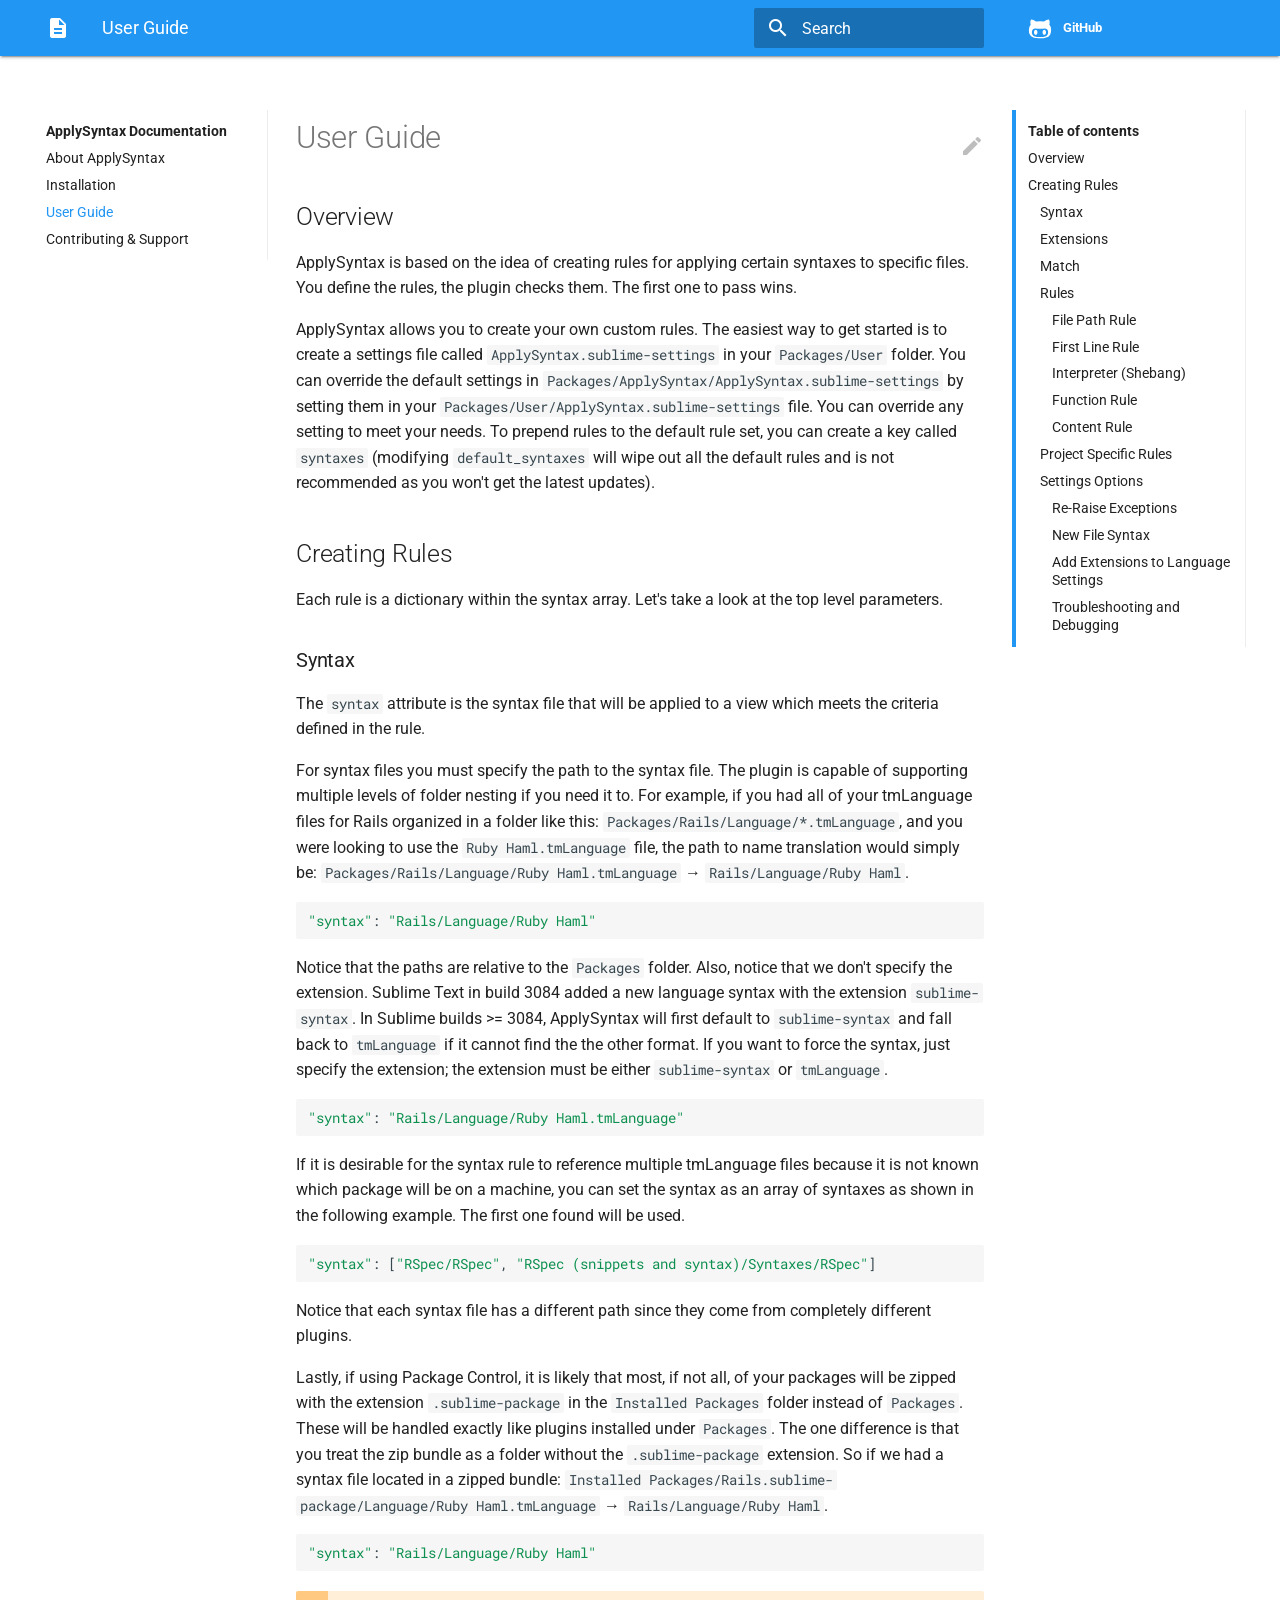
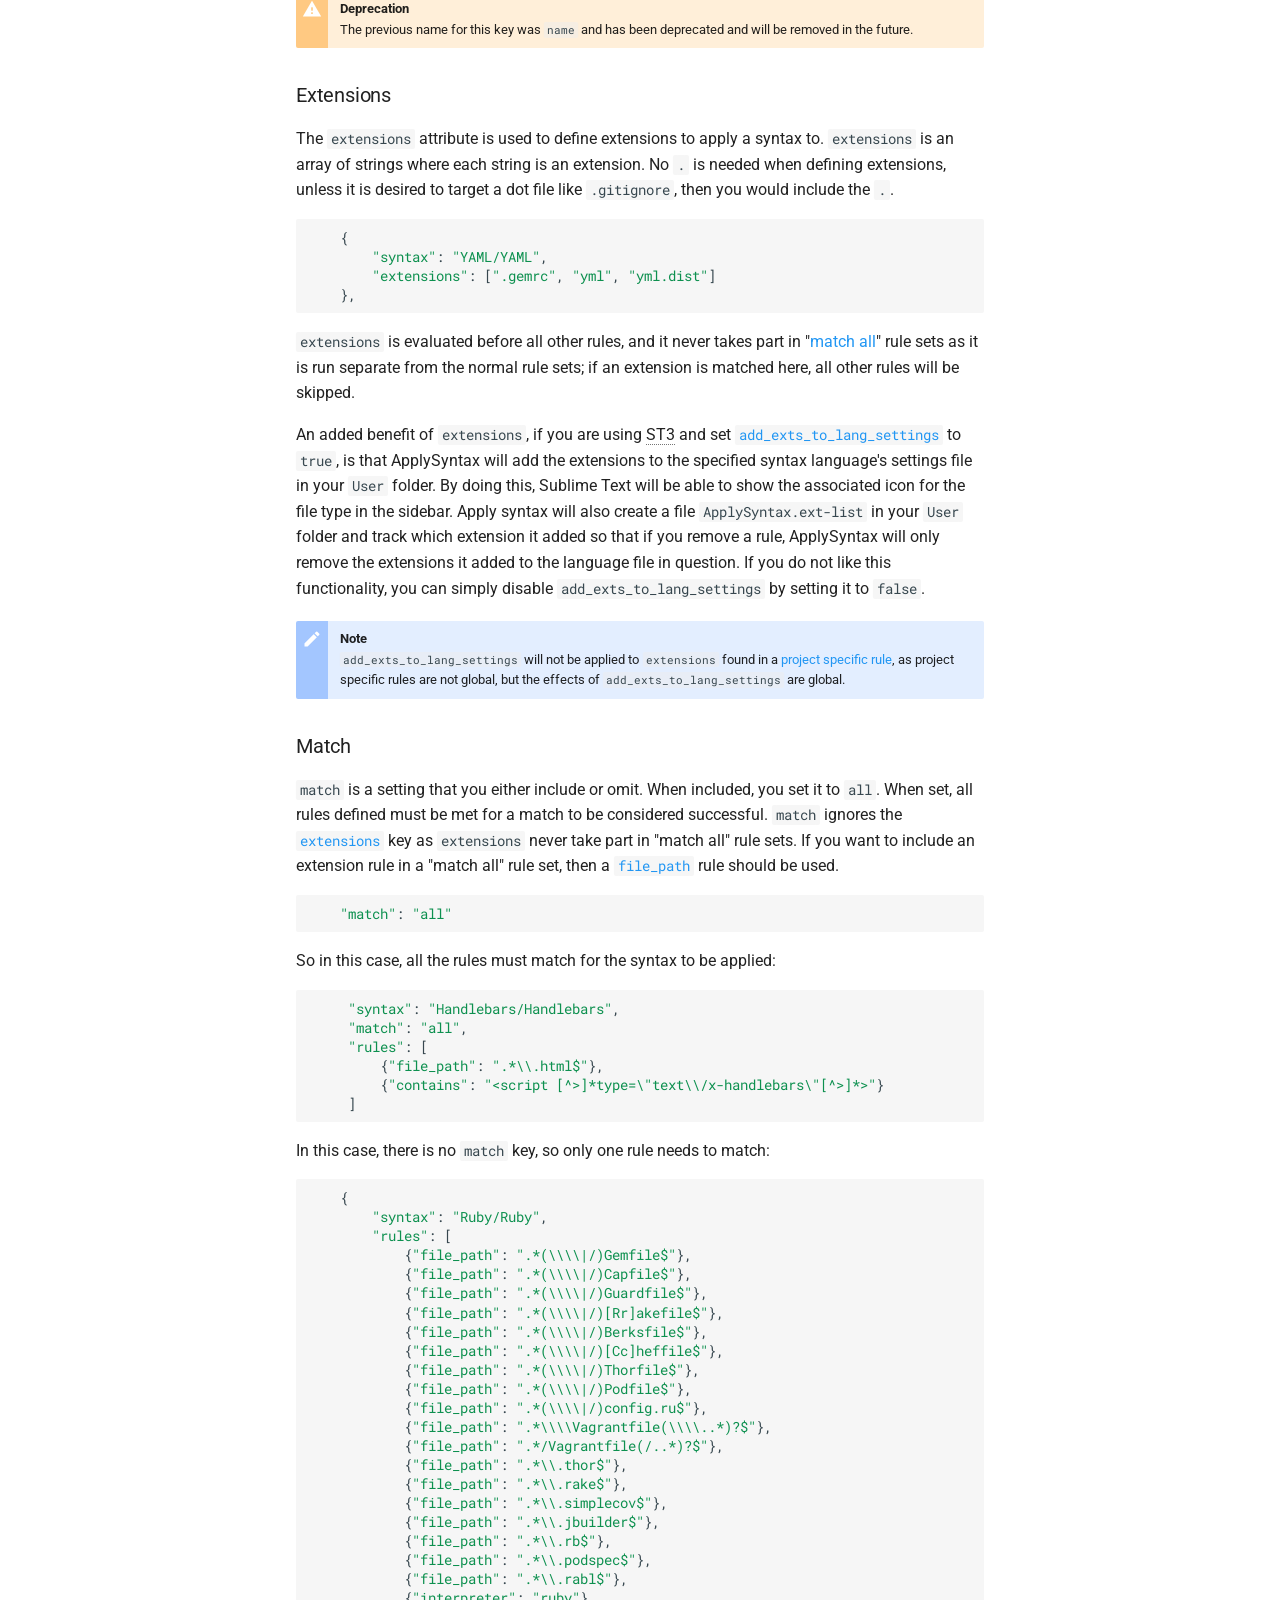
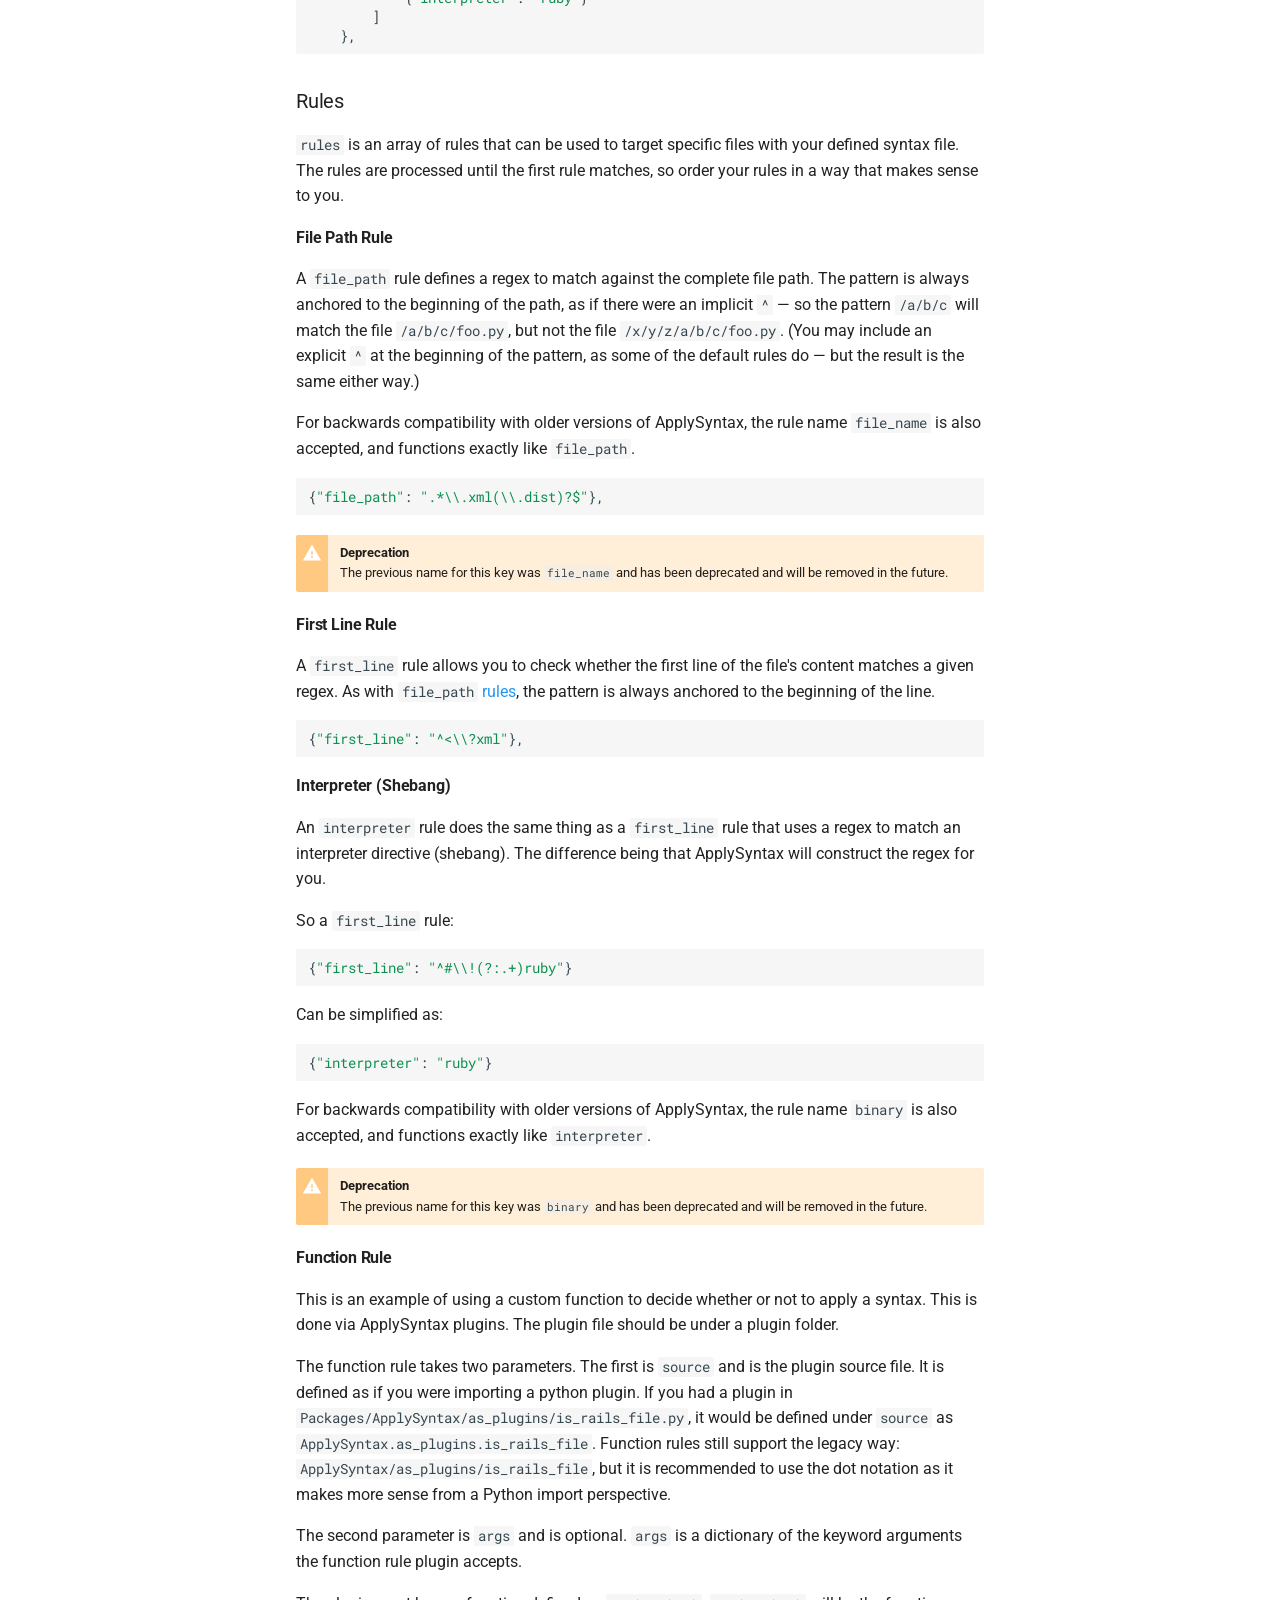
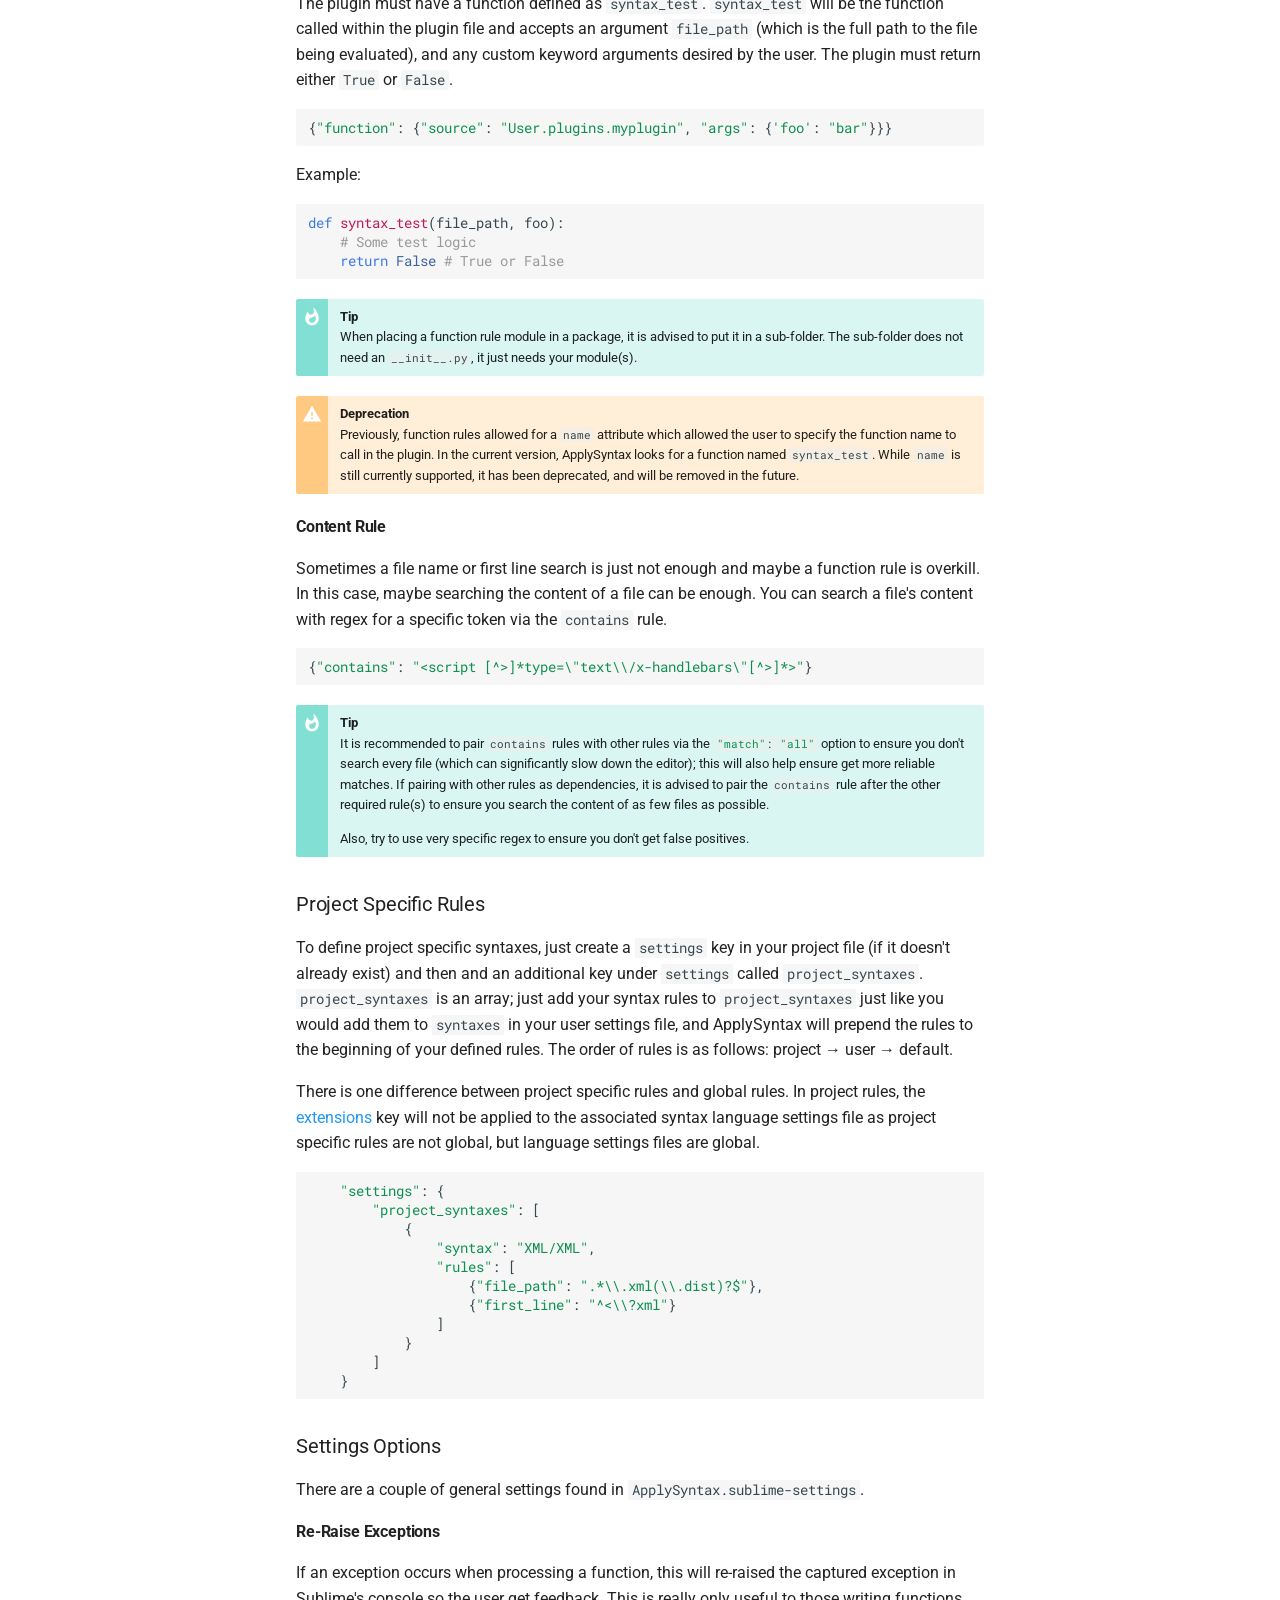
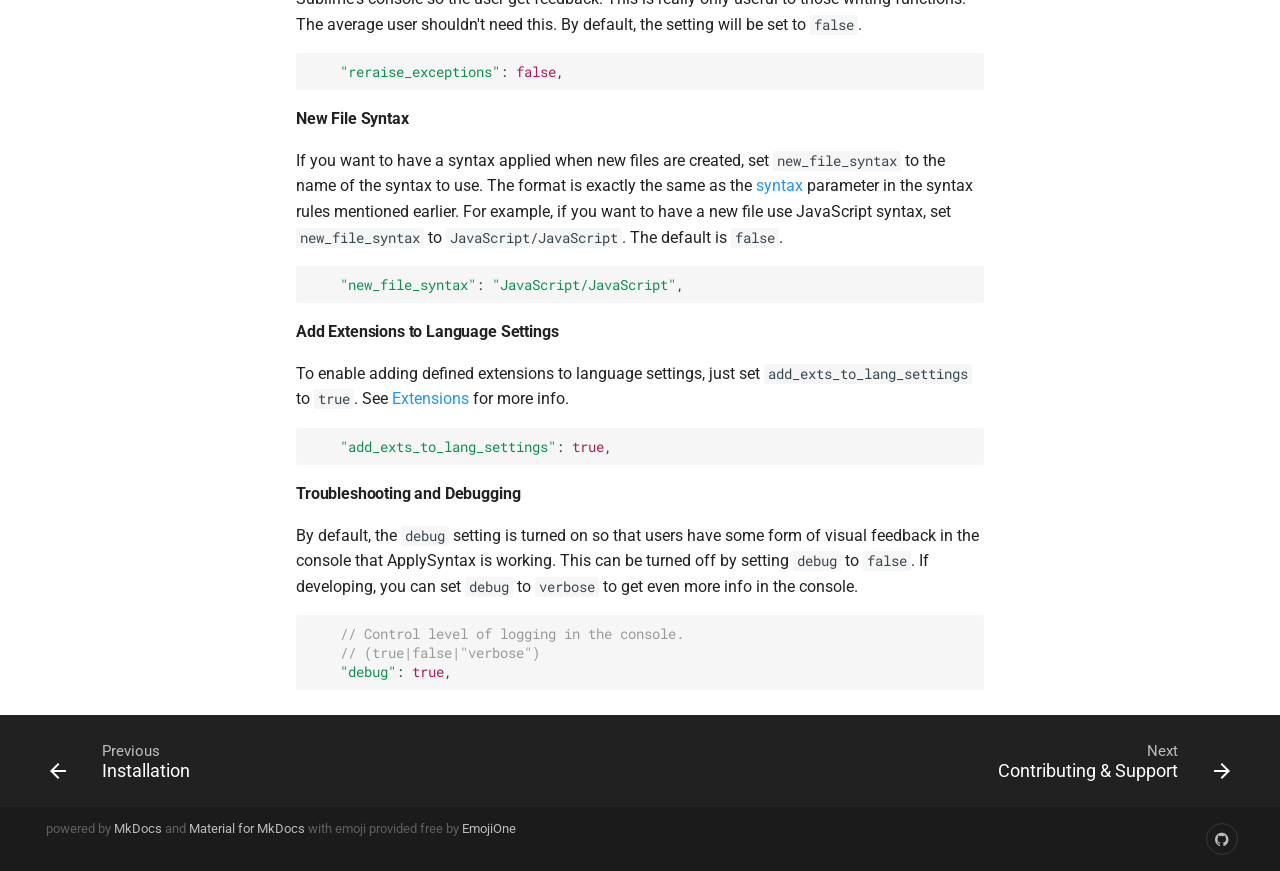
<file: build/docs/site/usage/index.html>
<!DOCTYPE html>
<html lang="en" class="no-js">
  <head>
    
      <meta charset="utf-8">
      <meta name="viewport" content="width=device-width,initial-scale=1">
      
        <meta name="description" content="Syntax detector for Sublime Text.">
      
      
      
      
        <link rel="shortcut icon" href="../assets/images/favicon.png">
      
      <meta name="generator" content="mkdocs-0.16.3, mkdocs-material-1.6.3">
    
    
      
        <title>User Guide - ApplySyntax Documentation</title>
      
    
    
      <script src="../assets/javascripts/modernizr-56ade86843.js"></script>
    
    
      <link rel="stylesheet" href="../assets/stylesheets/application-e2807e330f.css">
      
        <link rel="stylesheet" href="../assets/stylesheets/application-f78e5cb881.palette.css">
      
    
    
      
        
        
        
        <link rel="stylesheet" href="https://fonts.googleapis.com/css?family=Roboto:300,400,400i,700|Roboto+Mono">
        <style>body,input{font-family:"Roboto","Helvetica Neue",Helvetica,Arial,sans-serif}code,kbd,pre{font-family:"Roboto Mono","Courier New",Courier,monospace}</style>
      
      <link rel="stylesheet" href="https://fonts.googleapis.com/icon?family=Material+Icons">
    
    
      <link rel="stylesheet" href="../extra-effadd97dd.css">
    
    
  </head>
  
  
  
  
    <body data-md-color-primary="blue" data-md-color-accent="blue">
  
    <svg class="md-svg">
      <defs>
        
        
          <svg xmlns="http://www.w3.org/2000/svg" width="416" height="448" viewBox="0 0 416 448" id="github"><path fill="currentColor" d="M160 304q0 10-3.125 20.5t-10.75 19T128 352t-18.125-8.5-10.75-19T96 304t3.125-20.5 10.75-19T128 256t18.125 8.5 10.75 19T160 304zm160 0q0 10-3.125 20.5t-10.75 19T288 352t-18.125-8.5-10.75-19T256 304t3.125-20.5 10.75-19T288 256t18.125 8.5 10.75 19T320 304zm40 0q0-30-17.25-51T296 232q-10.25 0-48.75 5.25Q229.5 240 208 240t-39.25-2.75Q130.75 232 120 232q-29.5 0-46.75 21T56 304q0 22 8 38.375t20.25 25.75 30.5 15 35 7.375 37.25 1.75h42q20.5 0 37.25-1.75t35-7.375 30.5-15 20.25-25.75T360 304zm56-44q0 51.75-15.25 82.75-9.5 19.25-26.375 33.25t-35.25 21.5-42.5 11.875-42.875 5.5T212 416q-19.5 0-35.5-.75t-36.875-3.125-38.125-7.5-34.25-12.875T37 371.5t-21.5-28.75Q0 312 0 260q0-59.25 34-99-6.75-20.5-6.75-42.5 0-29 12.75-54.5 27 0 47.5 9.875t47.25 30.875Q171.5 96 212 96q37 0 70 8 26.25-20.5 46.75-30.25T376 64q12.75 25.5 12.75 54.5 0 21.75-6.75 42 34 40 34 99.5z"/></svg>
        
      </defs>
    </svg>
    <input class="md-toggle" data-md-toggle="drawer" type="checkbox" id="drawer">
    <input class="md-toggle" data-md-toggle="search" type="checkbox" id="search">
    <label class="md-overlay" data-md-component="overlay" for="drawer"></label>
    
      <header class="md-header" data-md-component="header">
  <nav class="md-header-nav md-grid">
    <div class="md-flex">
      <div class="md-flex__cell md-flex__cell--shrink">
        
          <a href=".." title="ApplySyntax Documentation" class="md-icon md-icon--home md-header-nav__button">
          </a>
        
      </div>
      <div class="md-flex__cell md-flex__cell--shrink">
        <label class="md-icon md-icon--menu md-header-nav__button" for="drawer"></label>
      </div>
      <div class="md-flex__cell md-flex__cell--stretch">
        <span class="md-flex__ellipsis md-header-nav__title">
          
            
              
            
            User Guide
          
        </span>
      </div>
      <div class="md-flex__cell md-flex__cell--shrink">
        
          <label class="md-icon md-icon--search md-header-nav__button" for="search"></label>
          
<div class="md-search" data-md-component="search">
  <label class="md-search__overlay" for="search"></label>
  <div class="md-search__inner">
    <form class="md-search__form" name="search">
      <input type="text" class="md-search__input" name="query" required placeholder="Search" accesskey="s" autocapitalize="off" autocorrect="off" autocomplete="off" spellcheck="false" data-md-component="query">
      <label class="md-icon md-search__icon" for="search"></label>
      <button type="reset" class="md-icon md-search__icon" data-md-component="reset">close</button>
    </form>
    <div class="md-search__output">
      <div class="md-search__scrollwrap" data-md-scrollfix>
        <div class="md-search-result" data-md-component="result">
          <div class="md-search-result__meta" data-md-lang-result-none="No matching documents" data-md-lang-result-one="1 matching document" data-md-lang-result-other="# matching documents">
            Type to start searching
          </div>
          <ol class="md-search-result__list"></ol>
        </div>
      </div>
    </div>
  </div>
</div>
        
      </div>
      <div class="md-flex__cell md-flex__cell--shrink">
        <div class="md-header-nav__source">
          
            


  


  <a href="https://github.com/facelessuser/ApplySyntax" title="Go to repository" class="md-source" data-md-source="github">
    
      <div class="md-source__icon">
        <svg viewBox="0 0 24 24" width="24" height="24">
          <use xlink:href="#github" width="24" height="24"></use>
        </svg>
      </div>
    
    <div class="md-source__repository">
      GitHub
    </div>
  </a>

          
        </div>
      </div>
    </div>
  </nav>
</header>
    
    <div class="md-container">
      
      
      <main class="md-main">
        <div class="md-main__inner md-grid" data-md-component="container">
          
            
              <div class="md-sidebar md-sidebar--primary" data-md-component="navigation">
                <div class="md-sidebar__scrollwrap">
                  <div class="md-sidebar__inner">
                    <nav class="md-nav md-nav--primary" data-md-level="0">
  <label class="md-nav__title md-nav__title--site" for="drawer">
    
      <i class="md-icon md-icon--home md-nav__button"></i>
    
    ApplySyntax Documentation
  </label>
  
    <div class="md-nav__source">
      


  


  <a href="https://github.com/facelessuser/ApplySyntax" title="Go to repository" class="md-source" data-md-source="github">
    
      <div class="md-source__icon">
        <svg viewBox="0 0 24 24" width="24" height="24">
          <use xlink:href="#github" width="24" height="24"></use>
        </svg>
      </div>
    
    <div class="md-source__repository">
      GitHub
    </div>
  </a>

    </div>
  
  <ul class="md-nav__list" data-md-scrollfix>
    
      
      
      


  <li class="md-nav__item">
    <a href=".." title="About ApplySyntax" class="md-nav__link">
      About ApplySyntax
    </a>
  </li>

    
      
      
      


  <li class="md-nav__item">
    <a href="../installation/" title="Installation" class="md-nav__link">
      Installation
    </a>
  </li>

    
      
      
      

  


  <li class="md-nav__item md-nav__item--active">
    
    <input class="md-toggle md-nav__toggle" data-md-toggle="toc" type="checkbox" id="toc">
    
      
    
    
      <label class="md-nav__link md-nav__link--active" for="toc">
        User Guide
      </label>
    
    <a href="./" title="User Guide" class="md-nav__link md-nav__link--active">
      User Guide
    </a>
    
      
<nav class="md-nav md-nav--secondary">
  
  
    
  
  
    <label class="md-nav__title" for="toc">Table of contents</label>
    <ul class="md-nav__list" data-md-scrollfix>
      
        <li class="md-nav__item">
  <a href="#overview" title="Overview" class="md-nav__link">
    Overview
  </a>
  
</li>
      
        <li class="md-nav__item">
  <a href="#creating-rules" title="Creating Rules" class="md-nav__link">
    Creating Rules
  </a>
  
    <nav class="md-nav">
      <ul class="md-nav__list">
        
          <li class="md-nav__item">
  <a href="#syntax" title="Syntax" class="md-nav__link">
    Syntax
  </a>
  
</li>
        
          <li class="md-nav__item">
  <a href="#extensions" title="Extensions" class="md-nav__link">
    Extensions
  </a>
  
</li>
        
          <li class="md-nav__item">
  <a href="#match" title="Match" class="md-nav__link">
    Match
  </a>
  
</li>
        
          <li class="md-nav__item">
  <a href="#rules" title="Rules" class="md-nav__link">
    Rules
  </a>
  
    <nav class="md-nav">
      <ul class="md-nav__list">
        
          <li class="md-nav__item">
  <a href="#file-path-rule" title="File Path Rule" class="md-nav__link">
    File Path Rule
  </a>
  
</li>
        
          <li class="md-nav__item">
  <a href="#first-line-rule" title="First Line Rule" class="md-nav__link">
    First Line Rule
  </a>
  
</li>
        
          <li class="md-nav__item">
  <a href="#interpreter-shebang" title="Interpreter (Shebang)" class="md-nav__link">
    Interpreter (Shebang)
  </a>
  
</li>
        
          <li class="md-nav__item">
  <a href="#function-rule" title="Function Rule" class="md-nav__link">
    Function Rule
  </a>
  
</li>
        
          <li class="md-nav__item">
  <a href="#content-rule" title="Content Rule" class="md-nav__link">
    Content Rule
  </a>
  
</li>
        
      </ul>
    </nav>
  
</li>
        
          <li class="md-nav__item">
  <a href="#project-specific-rules" title="Project Specific Rules" class="md-nav__link">
    Project Specific Rules
  </a>
  
</li>
        
          <li class="md-nav__item">
  <a href="#settings-options" title="Settings Options" class="md-nav__link">
    Settings Options
  </a>
  
    <nav class="md-nav">
      <ul class="md-nav__list">
        
          <li class="md-nav__item">
  <a href="#re-raise-exceptions" title="Re-Raise Exceptions" class="md-nav__link">
    Re-Raise Exceptions
  </a>
  
</li>
        
          <li class="md-nav__item">
  <a href="#new-file-syntax" title="New File Syntax" class="md-nav__link">
    New File Syntax
  </a>
  
</li>
        
          <li class="md-nav__item">
  <a href="#add-extensions-to-language-settings" title="Add Extensions to Language Settings" class="md-nav__link">
    Add Extensions to Language Settings
  </a>
  
</li>
        
          <li class="md-nav__item">
  <a href="#troubleshooting-and-debugging" title="Troubleshooting and Debugging" class="md-nav__link">
    Troubleshooting and Debugging
  </a>
  
</li>
        
      </ul>
    </nav>
  
</li>
        
      </ul>
    </nav>
  
</li>
      
      
      
    </ul>
  
</nav>
    
  </li>

    
      
      
      


  <li class="md-nav__item">
    <a href="../contributing/" title="Contributing &amp; Support" class="md-nav__link">
      Contributing &amp; Support
    </a>
  </li>

    
  </ul>
</nav>
                  </div>
                </div>
              </div>
            
            
              <div class="md-sidebar md-sidebar--secondary" data-md-component="toc">
                <div class="md-sidebar__scrollwrap">
                  <div class="md-sidebar__inner">
                    
<nav class="md-nav md-nav--secondary">
  
  
    
  
  
    <label class="md-nav__title" for="toc">Table of contents</label>
    <ul class="md-nav__list" data-md-scrollfix>
      
        <li class="md-nav__item">
  <a href="#overview" title="Overview" class="md-nav__link">
    Overview
  </a>
  
</li>
      
        <li class="md-nav__item">
  <a href="#creating-rules" title="Creating Rules" class="md-nav__link">
    Creating Rules
  </a>
  
    <nav class="md-nav">
      <ul class="md-nav__list">
        
          <li class="md-nav__item">
  <a href="#syntax" title="Syntax" class="md-nav__link">
    Syntax
  </a>
  
</li>
        
          <li class="md-nav__item">
  <a href="#extensions" title="Extensions" class="md-nav__link">
    Extensions
  </a>
  
</li>
        
          <li class="md-nav__item">
  <a href="#match" title="Match" class="md-nav__link">
    Match
  </a>
  
</li>
        
          <li class="md-nav__item">
  <a href="#rules" title="Rules" class="md-nav__link">
    Rules
  </a>
  
    <nav class="md-nav">
      <ul class="md-nav__list">
        
          <li class="md-nav__item">
  <a href="#file-path-rule" title="File Path Rule" class="md-nav__link">
    File Path Rule
  </a>
  
</li>
        
          <li class="md-nav__item">
  <a href="#first-line-rule" title="First Line Rule" class="md-nav__link">
    First Line Rule
  </a>
  
</li>
        
          <li class="md-nav__item">
  <a href="#interpreter-shebang" title="Interpreter (Shebang)" class="md-nav__link">
    Interpreter (Shebang)
  </a>
  
</li>
        
          <li class="md-nav__item">
  <a href="#function-rule" title="Function Rule" class="md-nav__link">
    Function Rule
  </a>
  
</li>
        
          <li class="md-nav__item">
  <a href="#content-rule" title="Content Rule" class="md-nav__link">
    Content Rule
  </a>
  
</li>
        
      </ul>
    </nav>
  
</li>
        
          <li class="md-nav__item">
  <a href="#project-specific-rules" title="Project Specific Rules" class="md-nav__link">
    Project Specific Rules
  </a>
  
</li>
        
          <li class="md-nav__item">
  <a href="#settings-options" title="Settings Options" class="md-nav__link">
    Settings Options
  </a>
  
    <nav class="md-nav">
      <ul class="md-nav__list">
        
          <li class="md-nav__item">
  <a href="#re-raise-exceptions" title="Re-Raise Exceptions" class="md-nav__link">
    Re-Raise Exceptions
  </a>
  
</li>
        
          <li class="md-nav__item">
  <a href="#new-file-syntax" title="New File Syntax" class="md-nav__link">
    New File Syntax
  </a>
  
</li>
        
          <li class="md-nav__item">
  <a href="#add-extensions-to-language-settings" title="Add Extensions to Language Settings" class="md-nav__link">
    Add Extensions to Language Settings
  </a>
  
</li>
        
          <li class="md-nav__item">
  <a href="#troubleshooting-and-debugging" title="Troubleshooting and Debugging" class="md-nav__link">
    Troubleshooting and Debugging
  </a>
  
</li>
        
      </ul>
    </nav>
  
</li>
        
      </ul>
    </nav>
  
</li>
      
      
      
    </ul>
  
</nav>
                  </div>
                </div>
              </div>
            
          
          <div class="md-content">
            <article class="md-content__inner md-typeset">
              
                
                  <a href="https://github.com/facelessuser/ApplySyntax/edit/master/docs/usage.md" title="Edit this page" class="md-icon md-content__icon">edit</a>
                
                
                <h1 id="user-guide">User Guide<a class="headerlink" href="#user-guide" title="Permanent link"></a></h1>
<h2 id="overview">Overview<a class="headerlink" href="#overview" title="Permanent link"></a></h2>
<p>ApplySyntax is based on the idea of creating rules for applying certain syntaxes to specific files. You define the rules, the plugin checks them. The first one to pass wins.</p>
<p>ApplySyntax allows you to create your own custom rules. The easiest way to get started is to create a settings file called <code>ApplySyntax.sublime-settings</code> in your <code>Packages/User</code> folder.  You can override the default settings in <code>Packages/ApplySyntax/ApplySyntax.sublime-settings</code> by setting them in your <code>Packages/User/ApplySyntax.sublime-settings</code> file. You can override any setting to meet your needs.  To prepend rules to the default rule set, you can create a key called <code>syntaxes</code> (modifying <code>default_syntaxes</code> will wipe out all the default rules and is not recommended as you won't get the latest updates).</p>
<h2 id="creating-rules">Creating Rules<a class="headerlink" href="#creating-rules" title="Permanent link"></a></h2>
<p>Each rule is a dictionary within the syntax array.  Let's take a look at the top level parameters.</p>
<h3 id="syntax">Syntax<a class="headerlink" href="#syntax" title="Permanent link"></a></h3>
<p>The <code>syntax</code> attribute is the syntax file that will be applied to a view which meets the criteria defined in the rule.</p>
<p>For syntax files you must specify the path to the syntax file. The plugin is capable of supporting multiple levels of folder nesting if you need it to. For example, if you had all of your tmLanguage files for Rails organized in a folder like this: <code>Packages/Rails/Language/*.tmLanguage</code>, and you were looking to use the <code>Ruby Haml.tmLanguage</code> file, the path to name translation would simply be: <code>Packages/Rails/Language/Ruby Haml.tmLanguage</code> &rarr; <code>Rails/Language/Ruby Haml</code>.</p>
<div class="codehilite"><pre><span></span><span class="s2">&quot;syntax&quot;</span><span class="o">:</span> <span class="s2">&quot;Rails/Language/Ruby Haml&quot;</span>
</pre></div>

<p>Notice that the paths are relative to the <code>Packages</code> folder.  Also, notice that we don't specify the extension.  Sublime Text in build 3084 added a new language syntax with the extension <code>sublime-syntax</code>.  In Sublime builds &gt;= 3084, ApplySyntax will first default to <code>sublime-syntax</code> and fall back to <code>tmLanguage</code> if it cannot find the the other format.  If you want to force the syntax, just specify the extension; the extension must be either <code>sublime-syntax</code> or <code>tmLanguage</code>.</p>
<div class="codehilite"><pre><span></span><span class="s2">&quot;syntax&quot;</span><span class="o">:</span> <span class="s2">&quot;Rails/Language/Ruby Haml.tmLanguage&quot;</span>
</pre></div>

<p>If it is desirable for the syntax rule to reference multiple tmLanguage files because it is not known which package will be on a machine, you can set the syntax as an array of syntaxes as shown in the following example.  The first one found will be used.</p>
<div class="codehilite"><pre><span></span><span class="s2">&quot;syntax&quot;</span><span class="o">:</span> <span class="p">[</span><span class="s2">&quot;RSpec/RSpec&quot;</span><span class="p">,</span> <span class="s2">&quot;RSpec (snippets and syntax)/Syntaxes/RSpec&quot;</span><span class="p">]</span>
</pre></div>

<p>Notice that each syntax file has a different path since they come from completely different plugins.</p>
<p>Lastly, if using Package Control, it is likely that most, if not all, of your packages will be zipped with the extension <code>.sublime-package</code> in the <code>Installed Packages</code> folder instead of <code>Packages</code>.  These will be handled exactly like plugins installed under <code>Packages</code>.  The one difference is that you treat the zip bundle as a folder without the <code>.sublime-package</code> extension.  So if we had a syntax file located in a zipped bundle: <code>Installed Packages/Rails.sublime-package/Language/Ruby Haml.tmLanguage</code> &rarr; <code>Rails/Language/Ruby Haml</code>.</p>
<div class="codehilite"><pre><span></span><span class="s2">&quot;syntax&quot;</span><span class="o">:</span> <span class="s2">&quot;Rails/Language/Ruby Haml&quot;</span>
</pre></div>

<div class="admonition warning">
<p class="admonition-title">Deprecation</p>
<p>The previous name for this key was <code>name</code> and has been deprecated and will be removed in the future.</p>
</div>
<h3 id="extensions">Extensions<a class="headerlink" href="#extensions" title="Permanent link"></a></h3>
<p>The <code>extensions</code> attribute is used to define extensions to apply a syntax to.  <code>extensions</code> is an array of strings where each string is an extension.  No <code>.</code> is needed when defining extensions, unless it is desired to target a dot file like <code>.gitignore</code>, then you would include the <code>.</code>.</p>
<div class="codehilite"><pre><span></span>    <span class="p">{</span>
        <span class="s2">&quot;syntax&quot;</span><span class="o">:</span> <span class="s2">&quot;YAML/YAML&quot;</span><span class="p">,</span>
        <span class="s2">&quot;extensions&quot;</span><span class="o">:</span> <span class="p">[</span><span class="s2">&quot;.gemrc&quot;</span><span class="p">,</span> <span class="s2">&quot;yml&quot;</span><span class="p">,</span> <span class="s2">&quot;yml.dist&quot;</span><span class="p">]</span>
    <span class="p">},</span>
</pre></div>

<p><code>extensions</code> is evaluated before all other rules, and it never takes part in "<a href="#match">match all</a>" rule sets as it is run separate from the normal rule sets; if an extension is matched here, all other rules will be skipped.</p>
<p>An added benefit of <code>extensions</code>, if you are using <abbr title="Sublime Text 3">ST3</abbr> and set <a href="#add-extensions-to-language-settings"><code>add_exts_to_lang_settings</code></a> to <code>true</code>, is that ApplySyntax will add the extensions to the specified syntax language's settings file in your <code>User</code> folder.  By doing this, Sublime Text will be able to show the associated icon for the file type in the sidebar.  Apply syntax will also create a file <code>ApplySyntax.ext-list</code> in your <code>User</code> folder and track which extension it added so that if you remove a rule, ApplySyntax will only remove the extensions it added to the language file in question. If you do not like this functionality, you can simply disable <code>add_exts_to_lang_settings</code> by setting it to <code>false</code>.</p>
<div class="admonition note">
<p class="admonition-title">Note</p>
<p><code>add_exts_to_lang_settings</code> will not be applied to <code>extensions</code> found in a <a href="#project-specific-rules">project specific rule</a>, as project specific rules are not global, but the effects of <code>add_exts_to_lang_settings</code> are global.</p>
</div>
<h3 id="match">Match<a class="headerlink" href="#match" title="Permanent link"></a></h3>
<p><code>match</code> is a setting that you either include or omit.  When included, you set it to <code>all</code>.  When set, all rules defined must be met for a match to be considered successful.  <code>match</code> ignores the <a href="#extensions"><code>extensions</code></a> key as <code>extensions</code> never take part in "match all" rule sets.  If you want to include an extension rule in a "match all" rule set, then a <a href="#file-path-rule"><code>file_path</code></a> rule should be used.</p>
<div class="codehilite"><pre><span></span>    <span class="s2">&quot;match&quot;</span><span class="o">:</span> <span class="s2">&quot;all&quot;</span>
</pre></div>

<p>So in this case, all the rules must match for the syntax to be applied:</p>
<div class="codehilite"><pre><span></span>     <span class="s2">&quot;syntax&quot;</span><span class="o">:</span> <span class="s2">&quot;Handlebars/Handlebars&quot;</span><span class="p">,</span>
     <span class="s2">&quot;match&quot;</span><span class="o">:</span> <span class="s2">&quot;all&quot;</span><span class="p">,</span>
     <span class="s2">&quot;rules&quot;</span><span class="o">:</span> <span class="p">[</span>
         <span class="p">{</span><span class="s2">&quot;file_path&quot;</span><span class="o">:</span> <span class="s2">&quot;.*\\.html$&quot;</span><span class="p">},</span>
         <span class="p">{</span><span class="s2">&quot;contains&quot;</span><span class="o">:</span> <span class="s2">&quot;&lt;script [^&gt;]*type=\&quot;text\\/x-handlebars\&quot;[^&gt;]*&gt;&quot;</span><span class="p">}</span>
     <span class="p">]</span>
</pre></div>

<p>In this case, there is no <code>match</code> key, so only one rule needs to match:</p>
<div class="codehilite"><pre><span></span>    <span class="p">{</span>
        <span class="s2">&quot;syntax&quot;</span><span class="o">:</span> <span class="s2">&quot;Ruby/Ruby&quot;</span><span class="p">,</span>
        <span class="s2">&quot;rules&quot;</span><span class="o">:</span> <span class="p">[</span>
            <span class="p">{</span><span class="s2">&quot;file_path&quot;</span><span class="o">:</span> <span class="s2">&quot;.*(\\\\|/)Gemfile$&quot;</span><span class="p">},</span>
            <span class="p">{</span><span class="s2">&quot;file_path&quot;</span><span class="o">:</span> <span class="s2">&quot;.*(\\\\|/)Capfile$&quot;</span><span class="p">},</span>
            <span class="p">{</span><span class="s2">&quot;file_path&quot;</span><span class="o">:</span> <span class="s2">&quot;.*(\\\\|/)Guardfile$&quot;</span><span class="p">},</span>
            <span class="p">{</span><span class="s2">&quot;file_path&quot;</span><span class="o">:</span> <span class="s2">&quot;.*(\\\\|/)[Rr]akefile$&quot;</span><span class="p">},</span>
            <span class="p">{</span><span class="s2">&quot;file_path&quot;</span><span class="o">:</span> <span class="s2">&quot;.*(\\\\|/)Berksfile$&quot;</span><span class="p">},</span>
            <span class="p">{</span><span class="s2">&quot;file_path&quot;</span><span class="o">:</span> <span class="s2">&quot;.*(\\\\|/)[Cc]heffile$&quot;</span><span class="p">},</span>
            <span class="p">{</span><span class="s2">&quot;file_path&quot;</span><span class="o">:</span> <span class="s2">&quot;.*(\\\\|/)Thorfile$&quot;</span><span class="p">},</span>
            <span class="p">{</span><span class="s2">&quot;file_path&quot;</span><span class="o">:</span> <span class="s2">&quot;.*(\\\\|/)Podfile$&quot;</span><span class="p">},</span>
            <span class="p">{</span><span class="s2">&quot;file_path&quot;</span><span class="o">:</span> <span class="s2">&quot;.*(\\\\|/)config.ru$&quot;</span><span class="p">},</span>
            <span class="p">{</span><span class="s2">&quot;file_path&quot;</span><span class="o">:</span> <span class="s2">&quot;.*\\\\Vagrantfile(\\\\..*)?$&quot;</span><span class="p">},</span>
            <span class="p">{</span><span class="s2">&quot;file_path&quot;</span><span class="o">:</span> <span class="s2">&quot;.*/Vagrantfile(/..*)?$&quot;</span><span class="p">},</span>
            <span class="p">{</span><span class="s2">&quot;file_path&quot;</span><span class="o">:</span> <span class="s2">&quot;.*\\.thor$&quot;</span><span class="p">},</span>
            <span class="p">{</span><span class="s2">&quot;file_path&quot;</span><span class="o">:</span> <span class="s2">&quot;.*\\.rake$&quot;</span><span class="p">},</span>
            <span class="p">{</span><span class="s2">&quot;file_path&quot;</span><span class="o">:</span> <span class="s2">&quot;.*\\.simplecov$&quot;</span><span class="p">},</span>
            <span class="p">{</span><span class="s2">&quot;file_path&quot;</span><span class="o">:</span> <span class="s2">&quot;.*\\.jbuilder$&quot;</span><span class="p">},</span>
            <span class="p">{</span><span class="s2">&quot;file_path&quot;</span><span class="o">:</span> <span class="s2">&quot;.*\\.rb$&quot;</span><span class="p">},</span>
            <span class="p">{</span><span class="s2">&quot;file_path&quot;</span><span class="o">:</span> <span class="s2">&quot;.*\\.podspec$&quot;</span><span class="p">},</span>
            <span class="p">{</span><span class="s2">&quot;file_path&quot;</span><span class="o">:</span> <span class="s2">&quot;.*\\.rabl$&quot;</span><span class="p">},</span>
            <span class="p">{</span><span class="s2">&quot;interpreter&quot;</span><span class="o">:</span> <span class="s2">&quot;ruby&quot;</span><span class="p">}</span>
        <span class="p">]</span>
    <span class="p">},</span>
</pre></div>

<h3 id="rules">Rules<a class="headerlink" href="#rules" title="Permanent link"></a></h3>
<p><code>rules</code> is an array of rules that can be used to target specific files with your defined syntax file.  The rules are processed until the first rule matches, so order your rules in a way that makes sense to you.</p>
<h4 id="file-path-rule">File Path Rule<a class="headerlink" href="#file-path-rule" title="Permanent link"></a></h4>
<p>A <code>file_path</code> rule defines a regex to match against the complete file path. The pattern is always anchored to the beginning of the path, as if there were an implicit <code>^</code> — so the pattern <code>/a/b/c</code> will match the file <code>/a/b/c/foo.py</code>, but not the file <code>/x/y/z/a/b/c/foo.py</code>. (You may include an explicit <code>^</code> at the beginning of the pattern, as some of the default rules do — but the result is the same either way.)</p>
<p>For backwards compatibility with older versions of ApplySyntax, the rule name <code>file_name</code> is also accepted, and functions exactly like <code>file_path</code>.</p>
<div class="codehilite"><pre><span></span><span class="p">{</span><span class="s2">&quot;file_path&quot;</span><span class="o">:</span> <span class="s2">&quot;.*\\.xml(\\.dist)?$&quot;</span><span class="p">},</span>
</pre></div>

<div class="admonition warning">
<p class="admonition-title">Deprecation</p>
<p>The previous name for this key was <code>file_name</code> and has been deprecated and will be removed in the future.</p>
</div>
<h4 id="first-line-rule">First Line Rule<a class="headerlink" href="#first-line-rule" title="Permanent link"></a></h4>
<p>A <code>first_line</code> rule allows you to check whether the first line of the file's content matches a given regex. As with <code>file_path</code> <a href="#file-path-rule">rules</a>, the pattern is always anchored to the beginning of the line.</p>
<div class="codehilite"><pre><span></span><span class="p">{</span><span class="s2">&quot;first_line&quot;</span><span class="o">:</span> <span class="s2">&quot;^&lt;\\?xml&quot;</span><span class="p">},</span>
</pre></div>

<h4 id="interpreter-shebang">Interpreter (Shebang)<a class="headerlink" href="#interpreter-shebang" title="Permanent link"></a></h4>
<p>An <code>interpreter</code> rule does the same thing as a <code>first_line</code> rule that uses a regex to match an interpreter directive (shebang).  The difference being that ApplySyntax will construct the regex for you.</p>
<p>So a <code>first_line</code> rule:</p>
<div class="codehilite"><pre><span></span><span class="p">{</span><span class="s2">&quot;first_line&quot;</span><span class="o">:</span> <span class="s2">&quot;^#\\!(?:.+)ruby&quot;</span><span class="p">}</span>
</pre></div>

<p>Can be simplified as:</p>
<div class="codehilite"><pre><span></span><span class="p">{</span><span class="s2">&quot;interpreter&quot;</span><span class="o">:</span> <span class="s2">&quot;ruby&quot;</span><span class="p">}</span>
</pre></div>

<p>For backwards compatibility with older versions of ApplySyntax, the rule name <code>binary</code> is also accepted, and functions exactly like <code>interpreter</code>.</p>
<div class="admonition warning">
<p class="admonition-title">Deprecation</p>
<p>The previous name for this key was <code>binary</code> and has been deprecated and will be removed in the future.</p>
</div>
<h4 id="function-rule">Function Rule<a class="headerlink" href="#function-rule" title="Permanent link"></a></h4>
<p>This is an example of using a custom function to decide whether or not to apply a syntax. This is done via ApplySyntax plugins.  The plugin file should be under a plugin folder.</p>
<p>The function rule takes two parameters.  The first is <code>source</code> and is the plugin source file.  It is defined as if you were importing a python plugin.  If you had a plugin in <code>Packages/ApplySyntax/as_plugins/is_rails_file.py</code>, it would be defined under <code>source</code> as <code>ApplySyntax.as_plugins.is_rails_file</code>.  Function rules still support the legacy way: <code>ApplySyntax/as_plugins/is_rails_file</code>, but it is recommended to use the dot notation as it makes more sense from a Python import perspective.</p>
<p>The second parameter is <code>args</code> and is optional. <code>args</code> is a dictionary of the keyword arguments the function rule plugin accepts.</p>
<p>The plugin must have a function defined as <code>syntax_test</code>. <code>syntax_test</code> will be the function called within the plugin file and accepts an argument <code>file_path</code> (which is the full path to the file being evaluated), and any custom keyword arguments desired by the user.  The plugin must return either <code>True</code> or <code>False</code>.</p>
<div class="codehilite"><pre><span></span><span class="p">{</span><span class="s2">&quot;function&quot;</span><span class="o">:</span> <span class="p">{</span><span class="s2">&quot;source&quot;</span><span class="o">:</span> <span class="s2">&quot;User.plugins.myplugin&quot;</span><span class="p">,</span> <span class="s2">&quot;args&quot;</span><span class="o">:</span> <span class="p">{</span><span class="s1">&#39;foo&#39;</span><span class="o">:</span> <span class="s2">&quot;bar&quot;</span><span class="p">}}}</span>
</pre></div>

<p>Example:</p>
<div class="codehilite"><pre><span></span><span class="k">def</span> <span class="nf">syntax_test</span><span class="p">(</span><span class="n">file_path</span><span class="p">,</span> <span class="n">foo</span><span class="p">):</span>
    <span class="c1"># Some test logic</span>
    <span class="k">return</span> <span class="bp">False</span> <span class="c1"># True or False</span>
</pre></div>

<div class="admonition tip">
<p class="admonition-title">Tip</p>
<p>When placing a function rule module in a package, it is advised to put it in a sub-folder.  The sub-folder does not need an <code>__init__.py</code>, it just needs your module(s).</p>
</div>
<div class="admonition warning">
<p class="admonition-title">Deprecation</p>
<p>Previously, function rules allowed for a <code>name</code> attribute which allowed the user to specify the function name to call in the plugin.  In the current version, ApplySyntax looks for a function named <code>syntax_test</code>.  While <code>name</code> is still currently supported, it has been deprecated, and will be removed in the future.</p>
</div>
<h4 id="content-rule">Content Rule<a class="headerlink" href="#content-rule" title="Permanent link"></a></h4>
<p>Sometimes a file name or first line search is just not enough and maybe a function rule is overkill.  In this case, maybe searching the content of a file can be enough.  You can search a file's content with regex for a specific token via the <code>contains</code> rule.</p>
<div class="codehilite"><pre><span></span><span class="p">{</span><span class="s2">&quot;contains&quot;</span><span class="o">:</span> <span class="s2">&quot;&lt;script [^&gt;]*type=\&quot;text\\/x-handlebars\&quot;[^&gt;]*&gt;&quot;</span><span class="p">}</span>
</pre></div>

<div class="admonition tip">
<p class="admonition-title">Tip</p>
<p>It is recommended to pair <code>contains</code> rules with other rules via the <code class="codehilite"><span class="s2">&quot;match&quot;</span><span class="o">:</span> <span class="s2">&quot;all&quot;</span></code> option to ensure you don't search every file (which can significantly slow down the editor); this will also help ensure get more reliable matches. If pairing with other rules as dependencies, it is advised to pair the <code>contains</code> rule after the other required rule(s) to ensure you search the content of as few files as possible.</p>
<p>Also, try to use very specific regex to ensure you don't get false positives.</p>
</div>
<h3 id="project-specific-rules">Project Specific Rules<a class="headerlink" href="#project-specific-rules" title="Permanent link"></a></h3>
<p>To define project specific syntaxes, just create a <code>settings</code> key in your project file (if it doesn't already exist) and then and an additional key under <code>settings</code> called <code>project_syntaxes</code>.  <code>project_syntaxes</code> is an array; just add your syntax rules to <code>project_syntaxes</code> just like you would add them to <code>syntaxes</code> in your user settings file, and ApplySyntax will prepend the rules to the beginning of your defined rules.  The order of rules is as follows: project &rarr; user &rarr; default.</p>
<p>There is one difference between project specific rules and global rules.  In project rules, the <a href="#extensions">extensions</a> key will not be applied to the associated syntax language settings file as project specific rules are not global, but language settings files are global.</p>
<div class="codehilite"><pre><span></span>    <span class="s2">&quot;settings&quot;</span><span class="o">:</span> <span class="p">{</span>
        <span class="s2">&quot;project_syntaxes&quot;</span><span class="o">:</span> <span class="p">[</span>
            <span class="p">{</span>
                <span class="s2">&quot;syntax&quot;</span><span class="o">:</span> <span class="s2">&quot;XML/XML&quot;</span><span class="p">,</span>
                <span class="s2">&quot;rules&quot;</span><span class="o">:</span> <span class="p">[</span>
                    <span class="p">{</span><span class="s2">&quot;file_path&quot;</span><span class="o">:</span> <span class="s2">&quot;.*\\.xml(\\.dist)?$&quot;</span><span class="p">},</span>
                    <span class="p">{</span><span class="s2">&quot;first_line&quot;</span><span class="o">:</span> <span class="s2">&quot;^&lt;\\?xml&quot;</span><span class="p">}</span>
                <span class="p">]</span>
            <span class="p">}</span>
        <span class="p">]</span>
    <span class="p">}</span>
</pre></div>

<h3 id="settings-options">Settings Options<a class="headerlink" href="#settings-options" title="Permanent link"></a></h3>
<p>There are a couple of general settings found in <code>ApplySyntax.sublime-settings</code>.</p>
<h4 id="re-raise-exceptions">Re-Raise Exceptions<a class="headerlink" href="#re-raise-exceptions" title="Permanent link"></a></h4>
<p>If an exception occurs when processing a function, this will re-raised the captured exception in Sublime's console so the user get feedback. This is really only useful to those writing functions. The average user shouldn't need this.  By default, the setting will be set to <code>false</code>.</p>
<div class="codehilite"><pre><span></span>    <span class="s2">&quot;reraise_exceptions&quot;</span><span class="o">:</span> <span class="kc">false</span><span class="p">,</span>
</pre></div>

<h4 id="new-file-syntax">New File Syntax<a class="headerlink" href="#new-file-syntax" title="Permanent link"></a></h4>
<p>If you want to have a syntax applied when new files are created, set <code>new_file_syntax</code> to the name of the syntax to use. The format is exactly the same as the <a href="#syntax">syntax</a> parameter in the syntax rules mentioned earlier. For example, if you want to have a new file use JavaScript syntax, set <code>new_file_syntax</code> to <code>JavaScript/JavaScript</code>.  The default is <code>false</code>.</p>
<div class="codehilite"><pre><span></span>    <span class="s2">&quot;new_file_syntax&quot;</span><span class="o">:</span> <span class="s2">&quot;JavaScript/JavaScript&quot;</span><span class="p">,</span>
</pre></div>

<h4 id="add-extensions-to-language-settings">Add Extensions to Language Settings<a class="headerlink" href="#add-extensions-to-language-settings" title="Permanent link"></a></h4>
<p>To enable adding defined extensions to language settings, just set <code>add_exts_to_lang_settings</code> to <code>true</code>.  See <a href="#extensions">Extensions</a> for more info.</p>
<div class="codehilite"><pre><span></span>    <span class="s2">&quot;add_exts_to_lang_settings&quot;</span><span class="o">:</span> <span class="kc">true</span><span class="p">,</span>
</pre></div>

<h4 id="troubleshooting-and-debugging">Troubleshooting and Debugging<a class="headerlink" href="#troubleshooting-and-debugging" title="Permanent link"></a></h4>
<p>By default, the <code>debug</code> setting is turned on so that users have some form of visual feedback in the console that ApplySyntax is working.  This can be turned off by setting <code>debug</code> to <code>false</code>.  If developing, you can set <code>debug</code> to <code>verbose</code> to get even more info in the console.</p>
<div class="codehilite"><pre><span></span>    <span class="c1">// Control level of logging in the console.</span>
    <span class="c1">// (true|false|&quot;verbose&quot;)</span>
    <span class="s2">&quot;debug&quot;</span><span class="o">:</span> <span class="kc">true</span><span class="p">,</span>
</pre></div>
                
                  
                
              
              
                
              
            </article>
          </div>
        </div>
      </main>
      
        
<footer class="md-footer">
  
    <div class="md-footer-nav">
      <nav class="md-footer-nav__inner md-grid">
        
          <a href="../installation/" title="Installation" class="md-flex md-footer-nav__link md-footer-nav__link--prev" rel="prev">
            <div class="md-flex__cell md-flex__cell--shrink">
              <i class="md-icon md-icon--arrow-back md-footer-nav__button"></i>
            </div>
            <div class="md-flex__cell md-flex__cell--stretch md-footer-nav__title">
              <span class="md-flex__ellipsis">
                <span class="md-footer-nav__direction">
                  Previous
                </span>
                Installation
              </span>
            </div>
          </a>
        
        
          <a href="../contributing/" title="Contributing &amp; Support" class="md-flex md-footer-nav__link md-footer-nav__link--next" rel="next">
            <div class="md-flex__cell md-flex__cell--stretch md-footer-nav__title">
              <span class="md-flex__ellipsis">
                <span class="md-footer-nav__direction">
                  Next
                </span>
                Contributing &amp; Support
              </span>
            </div>
            <div class="md-flex__cell md-flex__cell--shrink">
              <i class="md-icon md-icon--arrow-forward md-footer-nav__button"></i>
            </div>
          </a>
        
      </nav>
    </div>
  
  <div class="md-footer-meta md-typeset">
    <div class="md-footer-meta__inner md-grid">
      <div class="md-footer-copyright">
        
        powered by
        <a href="http://www.mkdocs.org" title="MkDocs">MkDocs</a>
        and
        <a href="http://squidfunk.github.io/mkdocs-material/" title="Material for MkDocs">
          Material for MkDocs</a>
        with emoji provided free by
        <a href="http://www.emojione.com">EmojiOne</a>
      </div>
      
        
  <div class="md-footer-social">
    
    <link rel="stylesheet" href="https://cdnjs.cloudflare.com/ajax/libs/font-awesome/4.7.0/css/font-awesome.min.css">
    
      <a href="https://github.com/facelessuser" class="md-footer-social__link fa fa-github"></a>
    
  </div>

      
    </div>
  </div>
</footer>
      
    </div>
    
      <script src="../assets/javascripts/application-6b4ff16fa7.js"></script>
      <script>app.initialize({url:{base:".."}})</script>
      
        <script src="../extra-0d49409391.js"></script>
      
    
    
      
    
  </body>
</html>
</file>
<file: assets/stylesheets/application.451f80e5.css>
@charset "UTF-8";
html {
  box-sizing: border-box; }

*,
*::before,
*::after {
  box-sizing: inherit; }

html {
  -webkit-text-size-adjust: none;
     -moz-text-size-adjust: none;
      -ms-text-size-adjust: none;
          text-size-adjust: none; }

body {
  margin: 0; }

hr {
  overflow: visible;
  box-sizing: content-box; }

a {
  -webkit-text-decoration-skip: objects; }

a,
button,
label,
input {
  -webkit-tap-highlight-color: transparent; }

a {
  color: inherit;
  text-decoration: none; }

small {
  font-size: 80%; }

sub,
sup {
  position: relative;
  font-size: 80%;
  line-height: 0;
  vertical-align: baseline; }

sub {
  bottom: -0.25em; }

sup {
  top: -0.5em; }

img {
  border-style: none; }

table {
  border-collapse: separate;
  border-spacing: 0; }

td,
th {
  font-weight: normal;
  vertical-align: top; }

button {
  margin: 0;
  padding: 0;
  border: 0;
  outline-style: none;
  background: transparent;
  font-size: inherit; }

input {
  border: 0;
  outline: 0; }

.md-icon, .md-clipboard::before, .md-nav__title::before, .md-nav__button, .md-nav__link::after, .md-search-result__article--document::before, .md-source-file::before, .md-typeset .admonition > .admonition-title::before, .md-typeset details > .admonition-title::before, .md-typeset .admonition > summary::before, .md-typeset details > summary::before, .md-typeset .footnote-backref, .md-typeset .critic.comment::before, .md-typeset summary::after, .md-typeset .task-list-control .task-list-indicator::before {
  font-family: "Material Icons";
  font-style: normal;
  font-variant: normal;
  font-weight: normal;
  line-height: 1;
  text-transform: none;
  white-space: nowrap;
  speak: none;
  word-wrap: normal;
  direction: ltr; }
  .md-content__icon, .md-header-nav__button, .md-footer-nav__button, .md-nav__title::before, .md-nav__button, .md-search-result__article--document::before {
    display: inline-block;
    margin: 0.4rem;
    padding: 0.8rem;
    font-size: 2.4rem;
    cursor: pointer; }

.md-icon--arrow-back::before {
  content: "\E5C4"; }

.md-icon--arrow-forward::before {
  content: "\E5C8"; }

.md-icon--menu::before {
  content: "\E5D2"; }

.md-icon--search::before {
  content: "\E8B6"; }

[dir="rtl"] .md-icon--arrow-back::before {
  content: "\E5C8"; }

[dir="rtl"] .md-icon--arrow-forward::before {
  content: "\E5C4"; }

body {
  -webkit-font-smoothing: antialiased;
  -moz-osx-font-smoothing: grayscale; }

body,
input {
  color: rgba(0, 0, 0, 0.87);
  -webkit-font-feature-settings: "kern", "liga";
          font-feature-settings: "kern", "liga";
  font-family: "Helvetica Neue", Helvetica, Arial, sans-serif; }

pre,
code,
kbd {
  color: rgba(0, 0, 0, 0.87);
  -webkit-font-feature-settings: "kern";
          font-feature-settings: "kern";
  font-family: "Courier New", Courier, monospace; }

.md-typeset {
  font-size: 1.6rem;
  line-height: 1.6;
  -webkit-print-color-adjust: exact; }
  .md-typeset p,
  .md-typeset ul,
  .md-typeset ol,
  .md-typeset blockquote {
    margin: 1em 0; }
  .md-typeset h1 {
    margin: 0 0 4rem;
    color: rgba(0, 0, 0, 0.54);
    font-size: 3.125rem;
    font-weight: 300;
    letter-spacing: -0.01em;
    line-height: 1.3; }
  .md-typeset h2 {
    margin: 4rem 0 1.6rem;
    font-size: 2.5rem;
    font-weight: 300;
    letter-spacing: -0.01em;
    line-height: 1.4; }
  .md-typeset h3 {
    margin: 3.2rem 0 1.6rem;
    font-size: 2rem;
    font-weight: 400;
    letter-spacing: -0.01em;
    line-height: 1.5; }
  .md-typeset h2 + h3 {
    margin-top: 1.6rem; }
  .md-typeset h4 {
    margin: 1.6rem 0;
    font-size: 1.6rem;
    font-weight: 700;
    letter-spacing: -0.01em; }
  .md-typeset h5,
  .md-typeset h6 {
    margin: 1.6rem 0;
    color: rgba(0, 0, 0, 0.54);
    font-size: 1.28rem;
    font-weight: 700;
    letter-spacing: -0.01em; }
  .md-typeset h5 {
    text-transform: uppercase; }
  .md-typeset hr {
    margin: 1.5em 0;
    border-bottom: 0.1rem dotted rgba(0, 0, 0, 0.26); }
  .md-typeset a {
    color: #3f51b5;
    word-break: break-word; }
    .md-typeset a, .md-typeset a::before {
      transition: color 0.125s; }
    .md-typeset a:hover, .md-typeset a:active {
      color: #536dfe; }
  .md-typeset code,
  .md-typeset pre {
    background-color: rgba(236, 236, 236, 0.5);
    color: #37474F;
    font-size: 85%;
    direction: ltr; }
  .md-typeset code {
    margin: 0 0.29412em;
    padding: 0.07353em 0;
    border-radius: 0.2rem;
    box-shadow: 0.29412em 0 0 rgba(236, 236, 236, 0.5), -0.29412em 0 0 rgba(236, 236, 236, 0.5);
    word-break: break-word;
    -webkit-box-decoration-break: clone;
            box-decoration-break: clone; }
  .md-typeset h1 code,
  .md-typeset h2 code,
  .md-typeset h3 code,
  .md-typeset h4 code,
  .md-typeset h5 code,
  .md-typeset h6 code {
    margin: 0;
    background-color: transparent;
    box-shadow: none; }
  .md-typeset a > code {
    margin: inherit;
    padding: inherit;
    border-radius: none;
    background-color: inherit;
    color: inherit;
    box-shadow: none; }
  .md-typeset pre {
    position: relative;
    margin: 1em 0;
    border-radius: 0.2rem;
    line-height: 1.4;
    -webkit-overflow-scrolling: touch; }
    .md-typeset pre > code {
      display: block;
      margin: 0;
      padding: 1.05rem 1.2rem;
      background-color: transparent;
      font-size: inherit;
      box-shadow: none;
      -webkit-box-decoration-break: none;
              box-decoration-break: none;
      overflow: auto; }
      .md-typeset pre > code::-webkit-scrollbar {
        width: 0.4rem;
        height: 0.4rem; }
      .md-typeset pre > code::-webkit-scrollbar-thumb {
        background-color: rgba(0, 0, 0, 0.26); }
        .md-typeset pre > code::-webkit-scrollbar-thumb:hover {
          background-color: #536dfe; }
  .md-typeset kbd {
    padding: 0 0.29412em;
    border: 0.1rem solid #c9c9c9;
    border-radius: 0.3rem;
    border-bottom-color: #bcbcbc;
    background-color: #FCFCFC;
    color: #555555;
    font-size: 85%;
    box-shadow: 0 0.1rem 0 #b0b0b0;
    word-break: break-word; }
  .md-typeset mark {
    margin: 0 0.25em;
    padding: 0.0625em 0;
    border-radius: 0.2rem;
    background-color: rgba(255, 235, 59, 0.5);
    box-shadow: 0.25em 0 0 rgba(255, 235, 59, 0.5), -0.25em 0 0 rgba(255, 235, 59, 0.5);
    word-break: break-word;
    -webkit-box-decoration-break: clone;
            box-decoration-break: clone; }
  .md-typeset abbr {
    border-bottom: 0.1rem dotted rgba(0, 0, 0, 0.54);
    text-decoration: none;
    cursor: help; }
  .md-typeset small {
    opacity: 0.75; }
  .md-typeset sup,
  .md-typeset sub {
    margin-left: 0.07812em; }
    [dir="rtl"] .md-typeset sup, [dir="rtl"]
    .md-typeset sub {
      margin-right: 0.07812em;
      margin-left: initial; }
  .md-typeset blockquote {
    padding-left: 1.2rem;
    border-left: 0.4rem solid rgba(0, 0, 0, 0.26);
    color: rgba(0, 0, 0, 0.54); }
    [dir="rtl"] .md-typeset blockquote {
      padding-right: 1.2rem;
      padding-left: initial;
      border-right: 0.4rem solid rgba(0, 0, 0, 0.26);
      border-left: initial; }
  .md-typeset ul {
    list-style-type: disc; }
  .md-typeset ul,
  .md-typeset ol {
    margin-left: 0.625em;
    padding: 0; }
    [dir="rtl"] .md-typeset ul, [dir="rtl"]
    .md-typeset ol {
      margin-right: 0.625em;
      margin-left: initial; }
    .md-typeset ul ol,
    .md-typeset ol ol {
      list-style-type: lower-alpha; }
      .md-typeset ul ol ol,
      .md-typeset ol ol ol {
        list-style-type: lower-roman; }
    .md-typeset ul li,
    .md-typeset ol li {
      margin-bottom: 0.5em;
      margin-left: 1.25em; }
      [dir="rtl"] .md-typeset ul li, [dir="rtl"]
      .md-typeset ol li {
        margin-right: 1.25em;
        margin-left: initial; }
      .md-typeset ul li p,
      .md-typeset ul li blockquote,
      .md-typeset ol li p,
      .md-typeset ol li blockquote {
        margin: 0.5em 0; }
      .md-typeset ul li:last-child,
      .md-typeset ol li:last-child {
        margin-bottom: 0; }
      .md-typeset ul li ul,
      .md-typeset ul li ol,
      .md-typeset ol li ul,
      .md-typeset ol li ol {
        margin: 0.5em 0 0.5em 0.625em; }
        [dir="rtl"] .md-typeset ul li ul, [dir="rtl"]
        .md-typeset ul li ol, [dir="rtl"]
        .md-typeset ol li ul, [dir="rtl"]
        .md-typeset ol li ol {
          margin-right: 0.625em;
          margin-left: initial; }
  .md-typeset dd {
    margin: 1em 0 1em 1.875em; }
    [dir="rtl"] .md-typeset dd {
      margin-right: 1.875em;
      margin-left: initial; }
  .md-typeset iframe,
  .md-typeset img,
  .md-typeset svg {
    max-width: 100%; }
  .md-typeset table:not([class]) {
    box-shadow: 0 2px 2px 0 rgba(0, 0, 0, 0.14), 0 1px 5px 0 rgba(0, 0, 0, 0.12), 0 3px 1px -2px rgba(0, 0, 0, 0.2);
    display: inline-block;
    max-width: 100%;
    border-radius: 0.2rem;
    font-size: 1.28rem;
    overflow: auto;
    -webkit-overflow-scrolling: touch; }
    .md-typeset table:not([class]) + * {
      margin-top: 1.5em; }
    .md-typeset table:not([class]) th:not([align]),
    .md-typeset table:not([class]) td:not([align]) {
      text-align: left; }
      [dir="rtl"] .md-typeset table:not([class]) th:not([align]), [dir="rtl"]
      .md-typeset table:not([class]) td:not([align]) {
        text-align: right; }
    .md-typeset table:not([class]) th {
      min-width: 10rem;
      padding: 1.2rem 1.6rem;
      background-color: rgba(0, 0, 0, 0.54);
      color: white;
      vertical-align: top; }
    .md-typeset table:not([class]) td {
      padding: 1.2rem 1.6rem;
      border-top: 0.1rem solid rgba(0, 0, 0, 0.07);
      vertical-align: top; }
    .md-typeset table:not([class]) tr:first-child td {
      border-top: 0; }
    .md-typeset table:not([class]) a {
      word-break: normal; }
  .md-typeset__scrollwrap {
    margin: 1em -1.6rem;
    overflow-x: auto;
    -webkit-overflow-scrolling: touch; }
  .md-typeset .md-typeset__table {
    display: inline-block;
    margin-bottom: 0.5em;
    padding: 0 1.6rem; }
    .md-typeset .md-typeset__table table {
      display: table;
      width: 100%;
      margin: 0;
      overflow: hidden; }

html {
  height: 100%;
  font-size: 62.5%;
  overflow-x: hidden; }

body {
  position: relative;
  height: 100%; }

hr {
  display: block;
  height: 0.1rem;
  padding: 0;
  border: 0; }

.md-svg {
  display: none; }

.md-grid {
  max-width: 122rem;
  margin-right: auto;
  margin-left: auto; }

.md-container,
.md-main {
  overflow: auto; }

.md-container {
  display: table;
  width: 100%;
  height: 100%;
  padding-top: 4.8rem;
  table-layout: fixed; }

.md-main {
  display: table-row;
  height: 100%; }
  .md-main__inner {
    height: 100%;
    padding-top: 3rem;
    padding-bottom: 0.1rem; }

.md-toggle {
  display: none; }

.md-overlay {
  position: fixed;
  top: 0;
  width: 0;
  height: 0;
  transition: width   0s 0.25s, height  0s 0.25s, opacity 0.25s;
  background-color: rgba(0, 0, 0, 0.54);
  opacity: 0;
  z-index: 3; }

.md-flex {
  display: table; }
  .md-flex__cell {
    display: table-cell;
    position: relative;
    vertical-align: top; }
    .md-flex__cell--shrink {
      width: 0%; }
    .md-flex__cell--stretch {
      display: table;
      width: 100%;
      table-layout: fixed; }
  .md-flex__ellipsis {
    display: table-cell;
    text-overflow: ellipsis;
    white-space: nowrap;
    overflow: hidden; }

.md-skip {
  position: fixed;
  width: 0.1rem;
  height: 0.1rem;
  margin: 1rem;
  padding: 0.6rem 1rem;
  clip: rect(0.1rem);
  -webkit-transform: translateY(0.8rem);
          transform: translateY(0.8rem);
  border-radius: 0.2rem;
  background-color: rgba(0, 0, 0, 0.87);
  color: white;
  font-size: 1.28rem;
  opacity: 0;
  overflow: hidden; }
  .md-skip:focus {
    width: auto;
    height: auto;
    clip: auto;
    -webkit-transform: translateX(0);
            transform: translateX(0);
    transition: opacity 0.175s 0.075s, -webkit-transform 0.25s cubic-bezier(0.4, 0, 0.2, 1);
    transition: transform 0.25s cubic-bezier(0.4, 0, 0.2, 1), opacity 0.175s 0.075s;
    transition: transform 0.25s cubic-bezier(0.4, 0, 0.2, 1), opacity 0.175s 0.075s, -webkit-transform 0.25s cubic-bezier(0.4, 0, 0.2, 1);
    opacity: 1;
    z-index: 10; }

@page {
  margin: 25mm; }

.md-clipboard {
  position: absolute;
  top: 0.6rem;
  right: 0.6rem;
  width: 2.8rem;
  height: 2.8rem;
  border-radius: 0.2rem;
  font-size: 1.6rem;
  cursor: pointer;
  z-index: 1;
  -webkit-backface-visibility: hidden;
          backface-visibility: hidden; }
  .md-clipboard::before {
    transition: color   0.25s, opacity 0.25s;
    color: rgba(0, 0, 0, 0.07);
    content: "\E14D"; }
    pre:hover .md-clipboard::before,
    .codehilite:hover .md-clipboard::before, .md-typeset .highlight:hover .md-clipboard::before {
      color: rgba(0, 0, 0, 0.54); }
  .md-clipboard:focus::before, .md-clipboard:hover::before {
    color: #536dfe; }
  .md-clipboard__message {
    display: block;
    position: absolute;
    top: 0;
    right: 3.4rem;
    padding: 0.6rem 1rem;
    -webkit-transform: translateX(0.8rem);
            transform: translateX(0.8rem);
    transition: opacity 0.175s, -webkit-transform 0.25s cubic-bezier(0.9, 0.1, 0.9, 0);
    transition: transform 0.25s cubic-bezier(0.9, 0.1, 0.9, 0), opacity 0.175s;
    transition: transform 0.25s cubic-bezier(0.9, 0.1, 0.9, 0), opacity 0.175s, -webkit-transform 0.25s cubic-bezier(0.9, 0.1, 0.9, 0);
    border-radius: 0.2rem;
    background-color: rgba(0, 0, 0, 0.54);
    color: white;
    font-size: 1.28rem;
    white-space: nowrap;
    opacity: 0;
    pointer-events: none; }
    .md-clipboard__message--active {
      -webkit-transform: translateX(0);
              transform: translateX(0);
      transition: opacity 0.175s 0.075s, -webkit-transform 0.25s cubic-bezier(0.4, 0, 0.2, 1);
      transition: transform 0.25s cubic-bezier(0.4, 0, 0.2, 1), opacity 0.175s 0.075s;
      transition: transform 0.25s cubic-bezier(0.4, 0, 0.2, 1), opacity 0.175s 0.075s, -webkit-transform 0.25s cubic-bezier(0.4, 0, 0.2, 1);
      opacity: 1;
      pointer-events: initial; }
    .md-clipboard__message::before {
      content: attr(aria-label); }
    .md-clipboard__message::after {
      display: block;
      position: absolute;
      top: 50%;
      right: -0.4rem;
      width: 0;
      margin-top: -0.4rem;
      border-width: 0.4rem 0 0.4rem 0.4rem;
      border-style: solid;
      border-color: transparent rgba(0, 0, 0, 0.54);
      content: ""; }

.md-content__inner {
  margin: 0 1.6rem 2.4rem;
  padding-top: 1.2rem; }
  .md-content__inner::before {
    display: block;
    height: 0.8rem;
    content: ""; }
  .md-content__inner > :last-child {
    margin-bottom: 0; }

.md-content__icon {
  position: relative;
  margin: 0.8rem 0;
  padding: 0;
  float: right; }
  .md-typeset .md-content__icon {
    color: rgba(0, 0, 0, 0.26); }

.md-header {
  position: fixed;
  top: 0;
  right: 0;
  left: 0;
  height: 4.8rem;
  transition: background-color 0.25s, color 0.25s;
  background-color: #3f51b5;
  color: white;
  box-shadow: none;
  z-index: 2;
  -webkit-backface-visibility: hidden;
          backface-visibility: hidden; }
  .no-js .md-header {
    transition: none;
    box-shadow: none; }
  .md-header[data-md-state="shadow"] {
    transition: background-color 0.25s, color 0.25s, box-shadow 0.25s;
    box-shadow: 0 0 0.4rem rgba(0, 0, 0, 0.1), 0 0.4rem 0.8rem rgba(0, 0, 0, 0.2); }

.md-header-nav {
  padding: 0 0.4rem; }
  .md-header-nav__button {
    position: relative;
    transition: opacity 0.25s;
    z-index: 1; }
    .md-header-nav__button:hover {
      opacity: 0.7; }
    .md-header-nav__button.md-logo * {
      display: block; }
    .no-js .md-header-nav__button.md-icon--search {
      display: none; }
  .md-header-nav__topic {
    display: block;
    position: absolute;
    transition: opacity 0.15s, -webkit-transform 0.4s cubic-bezier(0.1, 0.7, 0.1, 1);
    transition: transform 0.4s cubic-bezier(0.1, 0.7, 0.1, 1), opacity 0.15s;
    transition: transform 0.4s cubic-bezier(0.1, 0.7, 0.1, 1), opacity 0.15s, -webkit-transform 0.4s cubic-bezier(0.1, 0.7, 0.1, 1);
    text-overflow: ellipsis;
    white-space: nowrap;
    overflow: hidden; }
    .md-header-nav__topic + .md-header-nav__topic {
      -webkit-transform: translateX(2.5rem);
              transform: translateX(2.5rem);
      transition: opacity 0.15s, -webkit-transform 0.4s cubic-bezier(1, 0.7, 0.1, 0.1);
      transition: transform 0.4s cubic-bezier(1, 0.7, 0.1, 0.1), opacity 0.15s;
      transition: transform 0.4s cubic-bezier(1, 0.7, 0.1, 0.1), opacity 0.15s, -webkit-transform 0.4s cubic-bezier(1, 0.7, 0.1, 0.1);
      opacity: 0;
      z-index: -1;
      pointer-events: none; }
      [dir="rtl"] .md-header-nav__topic + .md-header-nav__topic {
        -webkit-transform: translateX(-2.5rem);
                transform: translateX(-2.5rem); }
    .no-js .md-header-nav__topic {
      position: initial; }
    .no-js .md-header-nav__topic + .md-header-nav__topic {
      display: none; }
  .md-header-nav__title {
    padding: 0 2rem;
    font-size: 1.8rem;
    line-height: 4.8rem; }
    .md-header-nav__title[data-md-state="active"] .md-header-nav__topic {
      -webkit-transform: translateX(-2.5rem);
              transform: translateX(-2.5rem);
      transition: opacity 0.15s, -webkit-transform 0.4s cubic-bezier(1, 0.7, 0.1, 0.1);
      transition: transform 0.4s cubic-bezier(1, 0.7, 0.1, 0.1), opacity 0.15s;
      transition: transform 0.4s cubic-bezier(1, 0.7, 0.1, 0.1), opacity 0.15s, -webkit-transform 0.4s cubic-bezier(1, 0.7, 0.1, 0.1);
      opacity: 0;
      z-index: -1;
      pointer-events: none; }
      [dir="rtl"] .md-header-nav__title[data-md-state="active"] .md-header-nav__topic {
        -webkit-transform: translateX(2.5rem);
                transform: translateX(2.5rem); }
      .md-header-nav__title[data-md-state="active"] .md-header-nav__topic + .md-header-nav__topic {
        -webkit-transform: translateX(0);
                transform: translateX(0);
        transition: opacity 0.15s, -webkit-transform 0.4s cubic-bezier(0.1, 0.7, 0.1, 1);
        transition: transform 0.4s cubic-bezier(0.1, 0.7, 0.1, 1), opacity 0.15s;
        transition: transform 0.4s cubic-bezier(0.1, 0.7, 0.1, 1), opacity 0.15s, -webkit-transform 0.4s cubic-bezier(0.1, 0.7, 0.1, 1);
        opacity: 1;
        z-index: 0;
        pointer-events: initial; }
  .md-header-nav__source {
    display: none; }

.md-hero {
  transition: background 0.25s;
  background-color: #3f51b5;
  color: white;
  font-size: 2rem;
  overflow: hidden; }
  .md-hero__inner {
    margin-top: 2rem;
    padding: 1.6rem 1.6rem 0.8rem;
    transition: opacity 0.25s, -webkit-transform 0.4s cubic-bezier(0.1, 0.7, 0.1, 1);
    transition: transform 0.4s cubic-bezier(0.1, 0.7, 0.1, 1), opacity 0.25s;
    transition: transform 0.4s cubic-bezier(0.1, 0.7, 0.1, 1), opacity 0.25s, -webkit-transform 0.4s cubic-bezier(0.1, 0.7, 0.1, 1);
    transition-delay: 0.1s; }
    [data-md-state="hidden"] .md-hero__inner {
      pointer-events: none;
      -webkit-transform: translateY(1.25rem);
              transform: translateY(1.25rem);
      transition: opacity   0.1s 0s, -webkit-transform 0s   0.4s;
      transition: transform 0s   0.4s, opacity   0.1s 0s;
      transition: transform 0s   0.4s, opacity   0.1s 0s, -webkit-transform 0s   0.4s;
      opacity: 0; }
    .md-hero--expand .md-hero__inner {
      margin-bottom: 2.4rem; }

.md-footer-nav {
  background-color: rgba(0, 0, 0, 0.87);
  color: white; }
  .md-footer-nav__inner {
    padding: 0.4rem;
    overflow: auto; }
  .md-footer-nav__link {
    padding-top: 2.8rem;
    padding-bottom: 0.8rem;
    transition: opacity 0.25s; }
    .md-footer-nav__link:hover {
      opacity: 0.7; }
    .md-footer-nav__link--prev {
      width: 25%;
      float: left; }
      [dir="rtl"] .md-footer-nav__link--prev {
        float: right; }
    .md-footer-nav__link--next {
      width: 75%;
      float: right;
      text-align: right; }
      [dir="rtl"] .md-footer-nav__link--next {
        float: left;
        text-align: left; }
  .md-footer-nav__button {
    transition: background 0.25s; }
  .md-footer-nav__title {
    position: relative;
    padding: 0 2rem;
    font-size: 1.8rem;
    line-height: 4.8rem; }
  .md-footer-nav__direction {
    position: absolute;
    right: 0;
    left: 0;
    margin-top: -2rem;
    padding: 0 2rem;
    color: rgba(255, 255, 255, 0.7);
    font-size: 1.5rem; }

.md-footer-meta {
  background-color: rgba(0, 0, 0, 0.895); }
  .md-footer-meta__inner {
    padding: 0.4rem;
    overflow: auto; }
  html .md-footer-meta.md-typeset a {
    color: rgba(255, 255, 255, 0.7); }
    html .md-footer-meta.md-typeset a:focus, html .md-footer-meta.md-typeset a:hover {
      color: white; }

.md-footer-copyright {
  margin: 0 1.2rem;
  padding: 0.8rem 0;
  color: rgba(255, 255, 255, 0.3);
  font-size: 1.28rem; }
  .md-footer-copyright__highlight {
    color: rgba(255, 255, 255, 0.7); }

.md-footer-social {
  margin: 0 0.8rem;
  padding: 0.4rem 0 1.2rem; }
  .md-footer-social__link {
    display: inline-block;
    width: 3.2rem;
    height: 3.2rem;
    font-size: 1.6rem;
    text-align: center; }
    .md-footer-social__link::before {
      line-height: 1.9; }

.md-nav {
  font-size: 1.4rem;
  line-height: 1.3; }
  .md-nav__title {
    display: block;
    padding: 0 1.2rem;
    font-weight: 700;
    text-overflow: ellipsis;
    overflow: hidden; }
    .md-nav__title::before {
      display: none;
      content: "\E5C4"; }
      [dir="rtl"] .md-nav__title::before {
        content: "\E5C8"; }
    .md-nav__title .md-nav__button {
      display: none; }
  .md-nav__list {
    margin: 0;
    padding: 0;
    list-style: none; }
  .md-nav__item {
    padding: 0 1.2rem; }
    .md-nav__item:last-child {
      padding-bottom: 1.2rem; }
    .md-nav__item .md-nav__item {
      padding-right: 0; }
      [dir="rtl"] .md-nav__item .md-nav__item {
        padding-right: 1.2rem;
        padding-left: 0; }
      .md-nav__item .md-nav__item:last-child {
        padding-bottom: 0; }
  .md-nav__button img {
    width: 100%;
    height: auto; }
  .md-nav__link {
    display: block;
    margin-top: 0.625em;
    transition: color 0.125s;
    text-overflow: ellipsis;
    cursor: pointer;
    overflow: hidden; }
    .md-nav__item--nested > .md-nav__link::after {
      content: "\E313"; }
    html .md-nav__link[for="__toc"] {
      display: none; }
      html .md-nav__link[for="__toc"] ~ .md-nav {
        display: none; }
      html .md-nav__link[for="__toc"] + .md-nav__link::after {
        display: none; }
    .md-nav__link[data-md-state="blur"] {
      color: rgba(0, 0, 0, 0.54); }
    .md-nav__link:active, .md-nav__link--active {
      color: #3f51b5; }
    .md-nav__item--nested > .md-nav__link {
      color: inherit; }
    .md-nav__link:focus, .md-nav__link:hover {
      color: #536dfe; }
  .md-nav__source {
    display: none; }

.no-js .md-search {
  display: none; }

.md-search__overlay {
  opacity: 0;
  z-index: 1; }

.md-search__form {
  position: relative; }

.md-search__input {
  position: relative;
  padding: 0 4.4rem 0 7.2rem;
  text-overflow: ellipsis;
  z-index: 2; }
  [dir="rtl"] .md-search__input {
    padding: 0 7.2rem 0 4.4rem; }
  .md-search__input::-webkit-input-placeholder {
    transition: color 0.25s cubic-bezier(0.1, 0.7, 0.1, 1); }
  .md-search__input:-ms-input-placeholder {
    transition: color 0.25s cubic-bezier(0.1, 0.7, 0.1, 1); }
  .md-search__input::-ms-input-placeholder {
    transition: color 0.25s cubic-bezier(0.1, 0.7, 0.1, 1); }
  .md-search__input::placeholder {
    transition: color 0.25s cubic-bezier(0.1, 0.7, 0.1, 1); }
  .md-search__input ~ .md-search__icon, .md-search__input::-webkit-input-placeholder {
    color: rgba(0, 0, 0, 0.54); }
  .md-search__input ~ .md-search__icon, .md-search__input:-ms-input-placeholder {
    color: rgba(0, 0, 0, 0.54); }
  .md-search__input ~ .md-search__icon, .md-search__input::-ms-input-placeholder {
    color: rgba(0, 0, 0, 0.54); }
  .md-search__input ~ .md-search__icon, .md-search__input::placeholder {
    color: rgba(0, 0, 0, 0.54); }
  .md-search__input::-ms-clear {
    display: none; }

.md-search__icon {
  position: absolute;
  transition: color 0.25s cubic-bezier(0.1, 0.7, 0.1, 1), opacity 0.25s;
  font-size: 2.4rem;
  cursor: pointer;
  z-index: 2; }
  .md-search__icon:hover {
    opacity: 0.7; }
  .md-search__icon[for="__search"] {
    top: 0.6rem;
    left: 1rem; }
    [dir="rtl"] .md-search__icon[for="__search"] {
      right: 1rem;
      left: initial; }
    .md-search__icon[for="__search"]::before {
      content: "\E8B6"; }
  .md-search__icon[type="reset"] {
    top: 0.6rem;
    right: 1rem;
    -webkit-transform: scale(0.125);
            transform: scale(0.125);
    transition: opacity 0.15s, -webkit-transform 0.15s cubic-bezier(0.1, 0.7, 0.1, 1);
    transition: transform 0.15s cubic-bezier(0.1, 0.7, 0.1, 1), opacity 0.15s;
    transition: transform 0.15s cubic-bezier(0.1, 0.7, 0.1, 1), opacity 0.15s, -webkit-transform 0.15s cubic-bezier(0.1, 0.7, 0.1, 1);
    opacity: 0; }
    [dir="rtl"] .md-search__icon[type="reset"] {
      right: initial;
      left: 1rem; }
    [data-md-toggle="search"]:checked ~ .md-header .md-search__input:valid ~ .md-search__icon[type="reset"] {
      -webkit-transform: scale(1);
              transform: scale(1);
      opacity: 1; }
      [data-md-toggle="search"]:checked ~ .md-header .md-search__input:valid ~ .md-search__icon[type="reset"]:hover {
        opacity: 0.7; }

.md-search__output {
  position: absolute;
  width: 100%;
  border-radius: 0 0 0.2rem 0.2rem;
  overflow: hidden;
  z-index: 1; }

.md-search__scrollwrap {
  height: 100%;
  background-color: white;
  box-shadow: 0 0.1rem 0 rgba(0, 0, 0, 0.07) inset;
  overflow-y: auto;
  -webkit-overflow-scrolling: touch; }

.md-search-result {
  color: rgba(0, 0, 0, 0.87);
  word-break: break-word; }
  .md-search-result__meta {
    padding: 0 1.6rem;
    background-color: rgba(0, 0, 0, 0.07);
    color: rgba(0, 0, 0, 0.54);
    font-size: 1.28rem;
    line-height: 3.6rem; }
  .md-search-result__list {
    margin: 0;
    padding: 0;
    border-top: 0.1rem solid rgba(0, 0, 0, 0.07);
    list-style: none; }
  .md-search-result__item {
    box-shadow: 0 -0.1rem 0 rgba(0, 0, 0, 0.07); }
  .md-search-result__link {
    display: block;
    transition: background 0.25s;
    outline: 0;
    overflow: hidden; }
    .md-search-result__link[data-md-state="active"], .md-search-result__link:hover {
      background-color: rgba(83, 109, 254, 0.1); }
      .md-search-result__link[data-md-state="active"] .md-search-result__article::before, .md-search-result__link:hover .md-search-result__article::before {
        opacity: 0.7; }
    .md-search-result__link:last-child .md-search-result__teaser {
      margin-bottom: 1.2rem; }
  .md-search-result__article {
    position: relative;
    padding: 0 1.6rem;
    overflow: auto; }
    .md-search-result__article--document::before {
      position: absolute;
      left: 0;
      margin: 0.2rem;
      transition: opacity 0.25s;
      color: rgba(0, 0, 0, 0.54);
      content: "\E880"; }
      [dir="rtl"] .md-search-result__article--document::before {
        right: 0;
        left: initial; }
    .md-search-result__article--document .md-search-result__title {
      margin: 1.1rem 0;
      font-size: 1.6rem;
      font-weight: 400;
      line-height: 1.4; }
  .md-search-result__title {
    margin: 0.5em 0;
    font-size: 1.28rem;
    font-weight: 700;
    line-height: 1.4; }
  .md-search-result__teaser {
    display: -webkit-box;
    max-height: 3.3rem;
    margin: 0.5em 0;
    color: rgba(0, 0, 0, 0.54);
    font-size: 1.28rem;
    line-height: 1.4;
    text-overflow: ellipsis;
    overflow: hidden;
    -webkit-line-clamp: 2; }
  .md-search-result em {
    font-style: normal;
    font-weight: 700;
    text-decoration: underline; }

.md-sidebar {
  position: absolute;
  width: 24.2rem;
  padding: 2.4rem 0;
  overflow: hidden; }
  .md-sidebar[data-md-state="lock"] {
    position: fixed;
    top: 4.8rem; }
  .md-sidebar--secondary {
    display: none; }
  .md-sidebar__scrollwrap {
    max-height: 100%;
    margin: 0 0.4rem;
    overflow-y: auto;
    -webkit-backface-visibility: hidden;
            backface-visibility: hidden; }
    .md-sidebar__scrollwrap::-webkit-scrollbar {
      width: 0.4rem;
      height: 0.4rem; }
    .md-sidebar__scrollwrap::-webkit-scrollbar-thumb {
      background-color: rgba(0, 0, 0, 0.26); }
      .md-sidebar__scrollwrap::-webkit-scrollbar-thumb:hover {
        background-color: #536dfe; }

@-webkit-keyframes md-source__facts--done {
  0% {
    height: 0; }
  100% {
    height: 1.3rem; } }

@keyframes md-source__facts--done {
  0% {
    height: 0; }
  100% {
    height: 1.3rem; } }

@-webkit-keyframes md-source__fact--done {
  0% {
    -webkit-transform: translateY(100%);
            transform: translateY(100%);
    opacity: 0; }
  50% {
    opacity: 0; }
  100% {
    -webkit-transform: translateY(0%);
            transform: translateY(0%);
    opacity: 1; } }

@keyframes md-source__fact--done {
  0% {
    -webkit-transform: translateY(100%);
            transform: translateY(100%);
    opacity: 0; }
  50% {
    opacity: 0; }
  100% {
    -webkit-transform: translateY(0%);
            transform: translateY(0%);
    opacity: 1; } }

.md-source {
  display: block;
  padding-right: 1.2rem;
  transition: opacity 0.25s;
  font-size: 1.3rem;
  line-height: 1.2;
  white-space: nowrap; }
  [dir="rtl"] .md-source {
    padding-right: initial;
    padding-left: 1.2rem; }
  .md-source:hover {
    opacity: 0.7; }
  .md-source::after {
    display: inline-block;
    height: 4.8rem;
    content: "";
    vertical-align: middle; }
  .md-source__icon {
    display: inline-block;
    width: 4.8rem;
    height: 4.8rem;
    content: "";
    vertical-align: middle; }
    .md-source__icon svg {
      width: 2.4rem;
      height: 2.4rem;
      margin-top: 1.2rem;
      margin-left: 1.2rem; }
      [dir="rtl"] .md-source__icon svg {
        margin-right: 1.2rem;
        margin-left: initial; }
    .md-source__icon + .md-source__repository {
      margin-left: -4.4rem;
      padding-left: 4rem; }
      [dir="rtl"] .md-source__icon + .md-source__repository {
        margin-right: -4.4rem;
        margin-left: initial;
        padding-right: 4rem;
        padding-left: initial; }
  .md-source__repository {
    display: inline-block;
    max-width: 100%;
    margin-left: 1.2rem;
    font-weight: 700;
    text-overflow: ellipsis;
    overflow: hidden;
    vertical-align: middle; }
  .md-source__facts {
    margin: 0;
    padding: 0;
    font-size: 1.1rem;
    font-weight: 700;
    list-style-type: none;
    opacity: 0.75;
    overflow: hidden; }
    [data-md-state="done"] .md-source__facts {
      -webkit-animation: md-source__facts--done 0.25s ease-in;
              animation: md-source__facts--done 0.25s ease-in; }
  .md-source__fact {
    float: left; }
    [dir="rtl"] .md-source__fact {
      float: right; }
    [data-md-state="done"] .md-source__fact {
      -webkit-animation: md-source__fact--done 0.4s ease-out;
              animation: md-source__fact--done 0.4s ease-out; }
    .md-source__fact::before {
      margin: 0 0.2rem;
      content: "\B7"; }
    .md-source__fact:first-child::before {
      display: none; }

.md-source-file {
  display: inline-block;
  margin: 1em 0.5em 1em 0;
  padding-right: 0.5rem;
  border-radius: 0.2rem;
  background-color: rgba(0, 0, 0, 0.07);
  font-size: 1.28rem;
  list-style-type: none;
  cursor: pointer;
  overflow: hidden; }
  .md-source-file::before {
    display: inline-block;
    margin-right: 0.5rem;
    padding: 0.5rem;
    background-color: rgba(0, 0, 0, 0.26);
    color: white;
    font-size: 1.6rem;
    content: "\E86F";
    vertical-align: middle; }
  html .md-source-file {
    transition: background 0.4s, color 0.4s, box-shadow 0.4s cubic-bezier(0.4, 0, 0.2, 1); }
    html .md-source-file::before {
      transition: inherit; }
  html body .md-typeset .md-source-file {
    color: rgba(0, 0, 0, 0.54); }
  .md-source-file:hover {
    box-shadow: 0 0 8px rgba(0, 0, 0, 0.18), 0 8px 16px rgba(0, 0, 0, 0.36); }
    .md-source-file:hover::before {
      background-color: #536dfe; }

.md-tabs {
  width: 100%;
  transition: background 0.25s;
  background-color: #3f51b5;
  color: white;
  overflow: auto; }
  .md-tabs__list {
    margin: 0;
    margin-left: 0.4rem;
    padding: 0;
    list-style: none;
    white-space: nowrap; }
  .md-tabs__item {
    display: inline-block;
    height: 4.8rem;
    padding-right: 1.2rem;
    padding-left: 1.2rem; }
  .md-tabs__link {
    display: block;
    margin-top: 1.6rem;
    transition: opacity 0.25s, -webkit-transform 0.4s cubic-bezier(0.1, 0.7, 0.1, 1);
    transition: transform 0.4s cubic-bezier(0.1, 0.7, 0.1, 1), opacity 0.25s;
    transition: transform 0.4s cubic-bezier(0.1, 0.7, 0.1, 1), opacity 0.25s, -webkit-transform 0.4s cubic-bezier(0.1, 0.7, 0.1, 1);
    font-size: 1.4rem;
    opacity: 0.7; }
    .md-tabs__link--active, .md-tabs__link:hover {
      color: inherit;
      opacity: 1; }
    .md-tabs__item:nth-child(2) .md-tabs__link {
      transition-delay: 0.02s; }
    .md-tabs__item:nth-child(3) .md-tabs__link {
      transition-delay: 0.04s; }
    .md-tabs__item:nth-child(4) .md-tabs__link {
      transition-delay: 0.06s; }
    .md-tabs__item:nth-child(5) .md-tabs__link {
      transition-delay: 0.08s; }
    .md-tabs__item:nth-child(6) .md-tabs__link {
      transition-delay: 0.1s; }
    .md-tabs__item:nth-child(7) .md-tabs__link {
      transition-delay: 0.12s; }
    .md-tabs__item:nth-child(8) .md-tabs__link {
      transition-delay: 0.14s; }
    .md-tabs__item:nth-child(9) .md-tabs__link {
      transition-delay: 0.16s; }
    .md-tabs__item:nth-child(10) .md-tabs__link {
      transition-delay: 0.18s; }
    .md-tabs__item:nth-child(11) .md-tabs__link {
      transition-delay: 0.2s; }
    .md-tabs__item:nth-child(12) .md-tabs__link {
      transition-delay: 0.22s; }
    .md-tabs__item:nth-child(13) .md-tabs__link {
      transition-delay: 0.24s; }
    .md-tabs__item:nth-child(14) .md-tabs__link {
      transition-delay: 0.26s; }
    .md-tabs__item:nth-child(15) .md-tabs__link {
      transition-delay: 0.28s; }
    .md-tabs__item:nth-child(16) .md-tabs__link {
      transition-delay: 0.3s; }
  .md-tabs[data-md-state="hidden"] {
    pointer-events: none; }
    .md-tabs[data-md-state="hidden"] .md-tabs__link {
      -webkit-transform: translateY(50%);
              transform: translateY(50%);
      transition: color     0.25s, opacity   0.1s, -webkit-transform 0s 0.4s;
      transition: color     0.25s, transform 0s 0.4s, opacity   0.1s;
      transition: color     0.25s, transform 0s 0.4s, opacity   0.1s, -webkit-transform 0s 0.4s;
      opacity: 0; }

.md-typeset .admonition, .md-typeset details {
  box-shadow: 0 2px 2px 0 rgba(0, 0, 0, 0.14), 0 1px 5px 0 rgba(0, 0, 0, 0.12), 0 3px 1px -2px rgba(0, 0, 0, 0.2);
  position: relative;
  margin: 1.5625em 0;
  padding: 0 1.2rem;
  border-left: 0.4rem solid #448aff;
  border-radius: 0.2rem;
  font-size: 1.28rem;
  overflow: auto; }
  [dir="rtl"] .md-typeset .admonition, [dir="rtl"] .md-typeset details {
    border-right: 0.4rem solid #448aff;
    border-left: none; }
  html .md-typeset .admonition > :last-child, html .md-typeset details > :last-child {
    margin-bottom: 1.2rem; }
  .md-typeset .admonition .admonition, .md-typeset details .admonition, .md-typeset .admonition details, .md-typeset details details {
    margin: 1em 0; }
  .md-typeset .admonition > .admonition-title, .md-typeset details > .admonition-title, .md-typeset .admonition > summary, .md-typeset details > summary {
    margin: 0 -1.2rem;
    padding: 0.8rem 1.2rem 0.8rem 4rem;
    border-bottom: 0.1rem solid rgba(68, 138, 255, 0.1);
    background-color: rgba(68, 138, 255, 0.1);
    font-weight: 700; }
    [dir="rtl"] .md-typeset .admonition > .admonition-title, [dir="rtl"] .md-typeset details > .admonition-title, [dir="rtl"] .md-typeset .admonition > summary, [dir="rtl"] .md-typeset details > summary {
      padding: 0.8rem 4rem 0.8rem 1.2rem; }
    .md-typeset .admonition > .admonition-title:last-child, .md-typeset details > .admonition-title:last-child, .md-typeset .admonition > summary:last-child, .md-typeset details > summary:last-child {
      margin-bottom: 0; }
    .md-typeset .admonition > .admonition-title::before, .md-typeset details > .admonition-title::before, .md-typeset .admonition > summary::before, .md-typeset details > summary::before {
      position: absolute;
      left: 1.2rem;
      color: #448aff;
      font-size: 2rem;
      content: "\E3C9"; }
      [dir="rtl"] .md-typeset .admonition > .admonition-title::before, [dir="rtl"] .md-typeset details > .admonition-title::before, [dir="rtl"] .md-typeset .admonition > summary::before, [dir="rtl"] .md-typeset details > summary::before {
        right: 1.2rem;
        left: initial; }
  .md-typeset .admonition.summary, .md-typeset details.summary, .md-typeset .admonition.tldr, .md-typeset details.tldr, .md-typeset .admonition.abstract, .md-typeset details.abstract {
    border-left-color: #00b0ff; }
    [dir="rtl"] .md-typeset .admonition.summary, [dir="rtl"] .md-typeset details.summary, [dir="rtl"] .md-typeset .admonition.tldr, [dir="rtl"] .md-typeset details.tldr, [dir="rtl"] .md-typeset .admonition.abstract, [dir="rtl"] .md-typeset details.abstract {
      border-right-color: #00b0ff; }
    .md-typeset .admonition.summary > .admonition-title, .md-typeset details.summary > .admonition-title, .md-typeset .admonition.tldr > .admonition-title, .md-typeset details.tldr > .admonition-title, .md-typeset .admonition.summary > summary, .md-typeset details.summary > summary, .md-typeset .admonition.tldr > summary, .md-typeset details.tldr > summary, .md-typeset .admonition.abstract > .admonition-title, .md-typeset details.abstract > .admonition-title, .md-typeset .admonition.abstract > summary, .md-typeset details.abstract > summary {
      border-bottom-color: 0.1rem solid rgba(0, 176, 255, 0.1);
      background-color: rgba(0, 176, 255, 0.1); }
      .md-typeset .admonition.summary > .admonition-title::before, .md-typeset details.summary > .admonition-title::before, .md-typeset .admonition.tldr > .admonition-title::before, .md-typeset details.tldr > .admonition-title::before, .md-typeset .admonition.summary > summary::before, .md-typeset details.summary > summary::before, .md-typeset .admonition.tldr > summary::before, .md-typeset details.tldr > summary::before, .md-typeset .admonition.abstract > .admonition-title::before, .md-typeset details.abstract > .admonition-title::before, .md-typeset .admonition.abstract > summary::before, .md-typeset details.abstract > summary::before {
        color: #00b0ff;
        content: "\E8D2"; }
  .md-typeset .admonition.todo, .md-typeset details.todo, .md-typeset .admonition.info, .md-typeset details.info {
    border-left-color: #00b8d4; }
    [dir="rtl"] .md-typeset .admonition.todo, [dir="rtl"] .md-typeset details.todo, [dir="rtl"] .md-typeset .admonition.info, [dir="rtl"] .md-typeset details.info {
      border-right-color: #00b8d4; }
    .md-typeset .admonition.todo > .admonition-title, .md-typeset details.todo > .admonition-title, .md-typeset .admonition.todo > summary, .md-typeset details.todo > summary, .md-typeset .admonition.info > .admonition-title, .md-typeset details.info > .admonition-title, .md-typeset .admonition.info > summary, .md-typeset details.info > summary {
      border-bottom-color: 0.1rem solid rgba(0, 184, 212, 0.1);
      background-color: rgba(0, 184, 212, 0.1); }
      .md-typeset .admonition.todo > .admonition-title::before, .md-typeset details.todo > .admonition-title::before, .md-typeset .admonition.todo > summary::before, .md-typeset details.todo > summary::before, .md-typeset .admonition.info > .admonition-title::before, .md-typeset details.info > .admonition-title::before, .md-typeset .admonition.info > summary::before, .md-typeset details.info > summary::before {
        color: #00b8d4;
        content: "\E88E"; }
  .md-typeset .admonition.hint, .md-typeset details.hint, .md-typeset .admonition.important, .md-typeset details.important, .md-typeset .admonition.tip, .md-typeset details.tip {
    border-left-color: #00bfa5; }
    [dir="rtl"] .md-typeset .admonition.hint, [dir="rtl"] .md-typeset details.hint, [dir="rtl"] .md-typeset .admonition.important, [dir="rtl"] .md-typeset details.important, [dir="rtl"] .md-typeset .admonition.tip, [dir="rtl"] .md-typeset details.tip {
      border-right-color: #00bfa5; }
    .md-typeset .admonition.hint > .admonition-title, .md-typeset details.hint > .admonition-title, .md-typeset .admonition.important > .admonition-title, .md-typeset details.important > .admonition-title, .md-typeset .admonition.hint > summary, .md-typeset details.hint > summary, .md-typeset .admonition.important > summary, .md-typeset details.important > summary, .md-typeset .admonition.tip > .admonition-title, .md-typeset details.tip > .admonition-title, .md-typeset .admonition.tip > summary, .md-typeset details.tip > summary {
      border-bottom-color: 0.1rem solid rgba(0, 191, 165, 0.1);
      background-color: rgba(0, 191, 165, 0.1); }
      .md-typeset .admonition.hint > .admonition-title::before, .md-typeset details.hint > .admonition-title::before, .md-typeset .admonition.important > .admonition-title::before, .md-typeset details.important > .admonition-title::before, .md-typeset .admonition.hint > summary::before, .md-typeset details.hint > summary::before, .md-typeset .admonition.important > summary::before, .md-typeset details.important > summary::before, .md-typeset .admonition.tip > .admonition-title::before, .md-typeset details.tip > .admonition-title::before, .md-typeset .admonition.tip > summary::before, .md-typeset details.tip > summary::before {
        color: #00bfa5;
        content: "\E80E"; }
  .md-typeset .admonition.check, .md-typeset details.check, .md-typeset .admonition.done, .md-typeset details.done, .md-typeset .admonition.success, .md-typeset details.success {
    border-left-color: #00c853; }
    [dir="rtl"] .md-typeset .admonition.check, [dir="rtl"] .md-typeset details.check, [dir="rtl"] .md-typeset .admonition.done, [dir="rtl"] .md-typeset details.done, [dir="rtl"] .md-typeset .admonition.success, [dir="rtl"] .md-typeset details.success {
      border-right-color: #00c853; }
    .md-typeset .admonition.check > .admonition-title, .md-typeset details.check > .admonition-title, .md-typeset .admonition.done > .admonition-title, .md-typeset details.done > .admonition-title, .md-typeset .admonition.check > summary, .md-typeset details.check > summary, .md-typeset .admonition.done > summary, .md-typeset details.done > summary, .md-typeset .admonition.success > .admonition-title, .md-typeset details.success > .admonition-title, .md-typeset .admonition.success > summary, .md-typeset details.success > summary {
      border-bottom-color: 0.1rem solid rgba(0, 200, 83, 0.1);
      background-color: rgba(0, 200, 83, 0.1); }
      .md-typeset .admonition.check > .admonition-title::before, .md-typeset details.check > .admonition-title::before, .md-typeset .admonition.done > .admonition-title::before, .md-typeset details.done > .admonition-title::before, .md-typeset .admonition.check > summary::before, .md-typeset details.check > summary::before, .md-typeset .admonition.done > summary::before, .md-typeset details.done > summary::before, .md-typeset .admonition.success > .admonition-title::before, .md-typeset details.success > .admonition-title::before, .md-typeset .admonition.success > summary::before, .md-typeset details.success > summary::before {
        color: #00c853;
        content: "\E876"; }
  .md-typeset .admonition.help, .md-typeset details.help, .md-typeset .admonition.faq, .md-typeset details.faq, .md-typeset .admonition.question, .md-typeset details.question {
    border-left-color: #64dd17; }
    [dir="rtl"] .md-typeset .admonition.help, [dir="rtl"] .md-typeset details.help, [dir="rtl"] .md-typeset .admonition.faq, [dir="rtl"] .md-typeset details.faq, [dir="rtl"] .md-typeset .admonition.question, [dir="rtl"] .md-typeset details.question {
      border-right-color: #64dd17; }
    .md-typeset .admonition.help > .admonition-title, .md-typeset details.help > .admonition-title, .md-typeset .admonition.faq > .admonition-title, .md-typeset details.faq > .admonition-title, .md-typeset .admonition.help > summary, .md-typeset details.help > summary, .md-typeset .admonition.faq > summary, .md-typeset details.faq > summary, .md-typeset .admonition.question > .admonition-title, .md-typeset details.question > .admonition-title, .md-typeset .admonition.question > summary, .md-typeset details.question > summary {
      border-bottom-color: 0.1rem solid rgba(100, 221, 23, 0.1);
      background-color: rgba(100, 221, 23, 0.1); }
      .md-typeset .admonition.help > .admonition-title::before, .md-typeset details.help > .admonition-title::before, .md-typeset .admonition.faq > .admonition-title::before, .md-typeset details.faq > .admonition-title::before, .md-typeset .admonition.help > summary::before, .md-typeset details.help > summary::before, .md-typeset .admonition.faq > summary::before, .md-typeset details.faq > summary::before, .md-typeset .admonition.question > .admonition-title::before, .md-typeset details.question > .admonition-title::before, .md-typeset .admonition.question > summary::before, .md-typeset details.question > summary::before {
        color: #64dd17;
        content: "\E887"; }
  .md-typeset .admonition.caution, .md-typeset details.caution, .md-typeset .admonition.attention, .md-typeset details.attention, .md-typeset .admonition.warning, .md-typeset details.warning {
    border-left-color: #ff9100; }
    [dir="rtl"] .md-typeset .admonition.caution, [dir="rtl"] .md-typeset details.caution, [dir="rtl"] .md-typeset .admonition.attention, [dir="rtl"] .md-typeset details.attention, [dir="rtl"] .md-typeset .admonition.warning, [dir="rtl"] .md-typeset details.warning {
      border-right-color: #ff9100; }
    .md-typeset .admonition.caution > .admonition-title, .md-typeset details.caution > .admonition-title, .md-typeset .admonition.attention > .admonition-title, .md-typeset details.attention > .admonition-title, .md-typeset .admonition.caution > summary, .md-typeset details.caution > summary, .md-typeset .admonition.attention > summary, .md-typeset details.attention > summary, .md-typeset .admonition.warning > .admonition-title, .md-typeset details.warning > .admonition-title, .md-typeset .admonition.warning > summary, .md-typeset details.warning > summary {
      border-bottom-color: 0.1rem solid rgba(255, 145, 0, 0.1);
      background-color: rgba(255, 145, 0, 0.1); }
      .md-typeset .admonition.caution > .admonition-title::before, .md-typeset details.caution > .admonition-title::before, .md-typeset .admonition.attention > .admonition-title::before, .md-typeset details.attention > .admonition-title::before, .md-typeset .admonition.caution > summary::before, .md-typeset details.caution > summary::before, .md-typeset .admonition.attention > summary::before, .md-typeset details.attention > summary::before, .md-typeset .admonition.warning > .admonition-title::before, .md-typeset details.warning > .admonition-title::before, .md-typeset .admonition.warning > summary::before, .md-typeset details.warning > summary::before {
        color: #ff9100;
        content: "\E002"; }
  .md-typeset .admonition.fail, .md-typeset details.fail, .md-typeset .admonition.missing, .md-typeset details.missing, .md-typeset .admonition.failure, .md-typeset details.failure {
    border-left-color: #ff5252; }
    [dir="rtl"] .md-typeset .admonition.fail, [dir="rtl"] .md-typeset details.fail, [dir="rtl"] .md-typeset .admonition.missing, [dir="rtl"] .md-typeset details.missing, [dir="rtl"] .md-typeset .admonition.failure, [dir="rtl"] .md-typeset details.failure {
      border-right-color: #ff5252; }
    .md-typeset .admonition.fail > .admonition-title, .md-typeset details.fail > .admonition-title, .md-typeset .admonition.missing > .admonition-title, .md-typeset details.missing > .admonition-title, .md-typeset .admonition.fail > summary, .md-typeset details.fail > summary, .md-typeset .admonition.missing > summary, .md-typeset details.missing > summary, .md-typeset .admonition.failure > .admonition-title, .md-typeset details.failure > .admonition-title, .md-typeset .admonition.failure > summary, .md-typeset details.failure > summary {
      border-bottom-color: 0.1rem solid rgba(255, 82, 82, 0.1);
      background-color: rgba(255, 82, 82, 0.1); }
      .md-typeset .admonition.fail > .admonition-title::before, .md-typeset details.fail > .admonition-title::before, .md-typeset .admonition.missing > .admonition-title::before, .md-typeset details.missing > .admonition-title::before, .md-typeset .admonition.fail > summary::before, .md-typeset details.fail > summary::before, .md-typeset .admonition.missing > summary::before, .md-typeset details.missing > summary::before, .md-typeset .admonition.failure > .admonition-title::before, .md-typeset details.failure > .admonition-title::before, .md-typeset .admonition.failure > summary::before, .md-typeset details.failure > summary::before {
        color: #ff5252;
        content: "\E14C"; }
  .md-typeset .admonition.error, .md-typeset details.error, .md-typeset .admonition.danger, .md-typeset details.danger {
    border-left-color: #ff1744; }
    [dir="rtl"] .md-typeset .admonition.error, [dir="rtl"] .md-typeset details.error, [dir="rtl"] .md-typeset .admonition.danger, [dir="rtl"] .md-typeset details.danger {
      border-right-color: #ff1744; }
    .md-typeset .admonition.error > .admonition-title, .md-typeset details.error > .admonition-title, .md-typeset .admonition.error > summary, .md-typeset details.error > summary, .md-typeset .admonition.danger > .admonition-title, .md-typeset details.danger > .admonition-title, .md-typeset .admonition.danger > summary, .md-typeset details.danger > summary {
      border-bottom-color: 0.1rem solid rgba(255, 23, 68, 0.1);
      background-color: rgba(255, 23, 68, 0.1); }
      .md-typeset .admonition.error > .admonition-title::before, .md-typeset details.error > .admonition-title::before, .md-typeset .admonition.error > summary::before, .md-typeset details.error > summary::before, .md-typeset .admonition.danger > .admonition-title::before, .md-typeset details.danger > .admonition-title::before, .md-typeset .admonition.danger > summary::before, .md-typeset details.danger > summary::before {
        color: #ff1744;
        content: "\E3E7"; }
  .md-typeset .admonition.bug, .md-typeset details.bug {
    border-left-color: #f50057; }
    [dir="rtl"] .md-typeset .admonition.bug, [dir="rtl"] .md-typeset details.bug {
      border-right-color: #f50057; }
    .md-typeset .admonition.bug > .admonition-title, .md-typeset details.bug > .admonition-title, .md-typeset .admonition.bug > summary, .md-typeset details.bug > summary {
      border-bottom-color: 0.1rem solid rgba(245, 0, 87, 0.1);
      background-color: rgba(245, 0, 87, 0.1); }
      .md-typeset .admonition.bug > .admonition-title::before, .md-typeset details.bug > .admonition-title::before, .md-typeset .admonition.bug > summary::before, .md-typeset details.bug > summary::before {
        color: #f50057;
        content: "\E868"; }
  .md-typeset .admonition.example, .md-typeset details.example {
    border-left-color: #651fff; }
    [dir="rtl"] .md-typeset .admonition.example, [dir="rtl"] .md-typeset details.example {
      border-right-color: #651fff; }
    .md-typeset .admonition.example > .admonition-title, .md-typeset details.example > .admonition-title, .md-typeset .admonition.example > summary, .md-typeset details.example > summary {
      border-bottom-color: 0.1rem solid rgba(101, 31, 255, 0.1);
      background-color: rgba(101, 31, 255, 0.1); }
      .md-typeset .admonition.example > .admonition-title::before, .md-typeset details.example > .admonition-title::before, .md-typeset .admonition.example > summary::before, .md-typeset details.example > summary::before {
        color: #651fff;
        content: "\E242"; }
  .md-typeset .admonition.cite, .md-typeset details.cite, .md-typeset .admonition.quote, .md-typeset details.quote {
    border-left-color: #9e9e9e; }
    [dir="rtl"] .md-typeset .admonition.cite, [dir="rtl"] .md-typeset details.cite, [dir="rtl"] .md-typeset .admonition.quote, [dir="rtl"] .md-typeset details.quote {
      border-right-color: #9e9e9e; }
    .md-typeset .admonition.cite > .admonition-title, .md-typeset details.cite > .admonition-title, .md-typeset .admonition.cite > summary, .md-typeset details.cite > summary, .md-typeset .admonition.quote > .admonition-title, .md-typeset details.quote > .admonition-title, .md-typeset .admonition.quote > summary, .md-typeset details.quote > summary {
      border-bottom-color: 0.1rem solid rgba(158, 158, 158, 0.1);
      background-color: rgba(158, 158, 158, 0.1); }
      .md-typeset .admonition.cite > .admonition-title::before, .md-typeset details.cite > .admonition-title::before, .md-typeset .admonition.cite > summary::before, .md-typeset details.cite > summary::before, .md-typeset .admonition.quote > .admonition-title::before, .md-typeset details.quote > .admonition-title::before, .md-typeset .admonition.quote > summary::before, .md-typeset details.quote > summary::before {
        color: #9e9e9e;
        content: "\E244"; }

.codehilite .o, .md-typeset .highlight .o {
  color: inherit; }

.codehilite .ow, .md-typeset .highlight .ow {
  color: inherit; }

.codehilite .ge, .md-typeset .highlight .ge {
  color: #000000; }

.codehilite .gr, .md-typeset .highlight .gr {
  color: #AA0000; }

.codehilite .gh, .md-typeset .highlight .gh {
  color: #999999; }

.codehilite .go, .md-typeset .highlight .go {
  color: #888888; }

.codehilite .gp, .md-typeset .highlight .gp {
  color: #555555; }

.codehilite .gs, .md-typeset .highlight .gs {
  color: inherit; }

.codehilite .gu, .md-typeset .highlight .gu {
  color: #AAAAAA; }

.codehilite .gt, .md-typeset .highlight .gt {
  color: #AA0000; }

.codehilite .gd, .md-typeset .highlight .gd {
  background-color: #FFDDDD; }

.codehilite .gi, .md-typeset .highlight .gi {
  background-color: #DDFFDD; }

.codehilite .k, .md-typeset .highlight .k {
  color: #3B78E7; }

.codehilite .kc, .md-typeset .highlight .kc {
  color: #A71D5D; }

.codehilite .kd, .md-typeset .highlight .kd {
  color: #3B78E7; }

.codehilite .kn, .md-typeset .highlight .kn {
  color: #3B78E7; }

.codehilite .kp, .md-typeset .highlight .kp {
  color: #A71D5D; }

.codehilite .kr, .md-typeset .highlight .kr {
  color: #3E61A2; }

.codehilite .kt, .md-typeset .highlight .kt {
  color: #3E61A2; }

.codehilite .c, .md-typeset .highlight .c {
  color: #999999; }

.codehilite .cm, .md-typeset .highlight .cm {
  color: #999999; }

.codehilite .cp, .md-typeset .highlight .cp {
  color: #666666; }

.codehilite .c1, .md-typeset .highlight .c1 {
  color: #999999; }

.codehilite .ch, .md-typeset .highlight .ch {
  color: #999999; }

.codehilite .cs, .md-typeset .highlight .cs {
  color: #999999; }

.codehilite .na, .md-typeset .highlight .na {
  color: #C2185B; }

.codehilite .nb, .md-typeset .highlight .nb {
  color: #C2185B; }

.codehilite .bp, .md-typeset .highlight .bp {
  color: #3E61A2; }

.codehilite .nc, .md-typeset .highlight .nc {
  color: #C2185B; }

.codehilite .no, .md-typeset .highlight .no {
  color: #3E61A2; }

.codehilite .nd, .md-typeset .highlight .nd {
  color: #666666; }

.codehilite .ni, .md-typeset .highlight .ni {
  color: #666666; }

.codehilite .ne, .md-typeset .highlight .ne {
  color: #C2185B; }

.codehilite .nf, .md-typeset .highlight .nf {
  color: #C2185B; }

.codehilite .nl, .md-typeset .highlight .nl {
  color: #3B5179; }

.codehilite .nn, .md-typeset .highlight .nn {
  color: #EC407A; }

.codehilite .nt, .md-typeset .highlight .nt {
  color: #3B78E7; }

.codehilite .nv, .md-typeset .highlight .nv {
  color: #3E61A2; }

.codehilite .vc, .md-typeset .highlight .vc {
  color: #3E61A2; }

.codehilite .vg, .md-typeset .highlight .vg {
  color: #3E61A2; }

.codehilite .vi, .md-typeset .highlight .vi {
  color: #3E61A2; }

.codehilite .nx, .md-typeset .highlight .nx {
  color: #EC407A; }

.codehilite .m, .md-typeset .highlight .m {
  color: #E74C3C; }

.codehilite .mf, .md-typeset .highlight .mf {
  color: #E74C3C; }

.codehilite .mh, .md-typeset .highlight .mh {
  color: #E74C3C; }

.codehilite .mi, .md-typeset .highlight .mi {
  color: #E74C3C; }

.codehilite .il, .md-typeset .highlight .il {
  color: #E74C3C; }

.codehilite .mo, .md-typeset .highlight .mo {
  color: #E74C3C; }

.codehilite .s, .md-typeset .highlight .s {
  color: #0D904F; }

.codehilite .sb, .md-typeset .highlight .sb {
  color: #0D904F; }

.codehilite .sc, .md-typeset .highlight .sc {
  color: #0D904F; }

.codehilite .sd, .md-typeset .highlight .sd {
  color: #999999; }

.codehilite .s2, .md-typeset .highlight .s2 {
  color: #0D904F; }

.codehilite .se, .md-typeset .highlight .se {
  color: #183691; }

.codehilite .sh, .md-typeset .highlight .sh {
  color: #183691; }

.codehilite .si, .md-typeset .highlight .si {
  color: #183691; }

.codehilite .sx, .md-typeset .highlight .sx {
  color: #183691; }

.codehilite .sr, .md-typeset .highlight .sr {
  color: #009926; }

.codehilite .s1, .md-typeset .highlight .s1 {
  color: #0D904F; }

.codehilite .ss, .md-typeset .highlight .ss {
  color: #0D904F; }

.codehilite .err, .md-typeset .highlight .err {
  color: #A61717; }

.codehilite .w, .md-typeset .highlight .w {
  color: transparent; }

.codehilite .hll, .md-typeset .highlight .hll {
  display: block;
  margin: 0 -1.2rem;
  padding: 0 1.2rem;
  background-color: rgba(255, 235, 59, 0.5); }

.md-typeset .codehilite, .md-typeset .highlight {
  position: relative;
  margin: 1em 0;
  padding: 0;
  border-radius: 0.2rem;
  background-color: rgba(236, 236, 236, 0.5);
  color: #37474F;
  line-height: 1.4;
  -webkit-overflow-scrolling: touch; }
  .md-typeset .codehilite pre, .md-typeset .highlight pre,
  .md-typeset .codehilite code, .md-typeset .highlight code {
    display: block;
    margin: 0;
    padding: 1.05rem 1.2rem;
    background-color: transparent;
    overflow: auto;
    vertical-align: top; }
    .md-typeset .codehilite pre::-webkit-scrollbar, .md-typeset .highlight pre::-webkit-scrollbar,
    .md-typeset .codehilite code::-webkit-scrollbar, .md-typeset .highlight code::-webkit-scrollbar {
      width: 0.4rem;
      height: 0.4rem; }
    .md-typeset .codehilite pre::-webkit-scrollbar-thumb, .md-typeset .highlight pre::-webkit-scrollbar-thumb,
    .md-typeset .codehilite code::-webkit-scrollbar-thumb, .md-typeset .highlight code::-webkit-scrollbar-thumb {
      background-color: rgba(0, 0, 0, 0.26); }
      .md-typeset .codehilite pre::-webkit-scrollbar-thumb:hover, .md-typeset .highlight pre::-webkit-scrollbar-thumb:hover,
      .md-typeset .codehilite code::-webkit-scrollbar-thumb:hover, .md-typeset .highlight code::-webkit-scrollbar-thumb:hover {
        background-color: #536dfe; }

.md-typeset pre.codehilite, .md-typeset pre.highlight {
  overflow: visible; }
  .md-typeset pre.codehilite code, .md-typeset pre.highlight code {
    display: block;
    padding: 1.05rem 1.2rem;
    overflow: auto; }

.md-typeset .codehilitetable, .md-typeset .highlighttable {
  display: block;
  margin: 1em 0;
  border-radius: 0.2em;
  font-size: 1.6rem;
  overflow: hidden; }
  .md-typeset .codehilitetable tbody, .md-typeset .highlighttable tbody,
  .md-typeset .codehilitetable td, .md-typeset .highlighttable td {
    display: block;
    padding: 0; }
  .md-typeset .codehilitetable tr, .md-typeset .highlighttable tr {
    display: flex; }
  .md-typeset .codehilitetable .codehilite, .md-typeset .highlighttable .codehilite, .md-typeset .codehilitetable .highlight, .md-typeset .highlighttable .highlight,
  .md-typeset .codehilitetable .linenodiv, .md-typeset .highlighttable .linenodiv {
    margin: 0;
    border-radius: 0; }
  .md-typeset .codehilitetable .linenodiv, .md-typeset .highlighttable .linenodiv {
    padding: 1.05rem 1.2rem; }
  .md-typeset .codehilitetable .linenos, .md-typeset .highlighttable .linenos {
    background-color: rgba(0, 0, 0, 0.07);
    color: rgba(0, 0, 0, 0.26);
    -webkit-user-select: none;
       -moz-user-select: none;
        -ms-user-select: none;
            user-select: none; }
    .md-typeset .codehilitetable .linenos pre, .md-typeset .highlighttable .linenos pre {
      margin: 0;
      padding: 0;
      background-color: transparent;
      color: inherit;
      text-align: right; }
  .md-typeset .codehilitetable .code, .md-typeset .highlighttable .code {
    flex: 1;
    overflow: hidden; }

.md-typeset > .codehilitetable, .md-typeset > .highlighttable {
  box-shadow: none; }

.md-typeset [id^="fnref:"] {
  display: inline-block; }
  .md-typeset [id^="fnref:"]:target {
    margin-top: -7.6rem;
    padding-top: 7.6rem;
    pointer-events: none; }

.md-typeset [id^="fn:"]::before {
  display: none;
  height: 0;
  content: ""; }

.md-typeset [id^="fn:"]:target::before {
  display: block;
  margin-top: -7rem;
  padding-top: 7rem;
  pointer-events: none; }

.md-typeset .footnote {
  color: rgba(0, 0, 0, 0.54);
  font-size: 1.28rem; }
  .md-typeset .footnote ol {
    margin-left: 0; }
  .md-typeset .footnote li {
    transition: color 0.25s; }
    .md-typeset .footnote li:target {
      color: rgba(0, 0, 0, 0.87); }
    .md-typeset .footnote li :first-child {
      margin-top: 0; }
    .md-typeset .footnote li:hover .footnote-backref,
    .md-typeset .footnote li:target .footnote-backref {
      -webkit-transform: translateX(0);
              transform: translateX(0);
      opacity: 1; }
    .md-typeset .footnote li:hover .footnote-backref:hover,
    .md-typeset .footnote li:target .footnote-backref {
      color: #536dfe; }

.md-typeset .footnote-ref {
  display: inline-block;
  pointer-events: initial; }
  .md-typeset .footnote-ref::before {
    display: inline;
    margin: 0 0.2em;
    border-left: 0.1rem solid rgba(0, 0, 0, 0.26);
    font-size: 1.25em;
    content: "";
    vertical-align: -0.5rem; }

.md-typeset .footnote-backref {
  display: inline-block;
  -webkit-transform: translateX(0.5rem);
          transform: translateX(0.5rem);
  transition: color     0.25s, opacity   0.125s 0.125s, -webkit-transform 0.25s  0.125s;
  transition: transform 0.25s  0.125s, color     0.25s, opacity   0.125s 0.125s;
  transition: transform 0.25s  0.125s, color     0.25s, opacity   0.125s 0.125s, -webkit-transform 0.25s  0.125s;
  color: rgba(0, 0, 0, 0.26);
  font-size: 0;
  opacity: 0;
  vertical-align: text-bottom; }
  [dir="rtl"] .md-typeset .footnote-backref {
    -webkit-transform: translateX(-0.5rem);
            transform: translateX(-0.5rem); }
  .md-typeset .footnote-backref::before {
    display: inline-block;
    font-size: 1.6rem;
    content: "\E31B"; }
    [dir="rtl"] .md-typeset .footnote-backref::before {
      -webkit-transform: scaleX(-1);
              transform: scaleX(-1); }

.md-typeset .headerlink {
  display: inline-block;
  margin-left: 1rem;
  -webkit-transform: translate(0, 0.5rem);
          transform: translate(0, 0.5rem);
  transition: color     0.25s, opacity   0.125s 0.25s, -webkit-transform 0.25s  0.25s;
  transition: transform 0.25s  0.25s, color     0.25s, opacity   0.125s 0.25s;
  transition: transform 0.25s  0.25s, color     0.25s, opacity   0.125s 0.25s, -webkit-transform 0.25s  0.25s;
  opacity: 0; }
  [dir="rtl"] .md-typeset .headerlink {
    margin-right: 1rem;
    margin-left: initial; }
  html body .md-typeset .headerlink {
    color: rgba(0, 0, 0, 0.26); }

.md-typeset h1[id]::before {
  display: block;
  margin-top: -0.9rem;
  padding-top: 0.9rem;
  content: ""; }

.md-typeset h1[id]:target::before {
  margin-top: -6.9rem;
  padding-top: 6.9rem; }

.md-typeset h1[id]:hover .headerlink,
.md-typeset h1[id]:target .headerlink,
.md-typeset h1[id] .headerlink:focus {
  -webkit-transform: translate(0, 0);
          transform: translate(0, 0);
  opacity: 1; }

.md-typeset h1[id]:hover .headerlink:hover,
.md-typeset h1[id]:target .headerlink,
.md-typeset h1[id] .headerlink:focus {
  color: #536dfe; }

.md-typeset h2[id]::before {
  display: block;
  margin-top: -0.8rem;
  padding-top: 0.8rem;
  content: ""; }

.md-typeset h2[id]:target::before {
  margin-top: -6.8rem;
  padding-top: 6.8rem; }

.md-typeset h2[id]:hover .headerlink,
.md-typeset h2[id]:target .headerlink,
.md-typeset h2[id] .headerlink:focus {
  -webkit-transform: translate(0, 0);
          transform: translate(0, 0);
  opacity: 1; }

.md-typeset h2[id]:hover .headerlink:hover,
.md-typeset h2[id]:target .headerlink,
.md-typeset h2[id] .headerlink:focus {
  color: #536dfe; }

.md-typeset h3[id]::before {
  display: block;
  margin-top: -0.9rem;
  padding-top: 0.9rem;
  content: ""; }

.md-typeset h3[id]:target::before {
  margin-top: -6.9rem;
  padding-top: 6.9rem; }

.md-typeset h3[id]:hover .headerlink,
.md-typeset h3[id]:target .headerlink,
.md-typeset h3[id] .headerlink:focus {
  -webkit-transform: translate(0, 0);
          transform: translate(0, 0);
  opacity: 1; }

.md-typeset h3[id]:hover .headerlink:hover,
.md-typeset h3[id]:target .headerlink,
.md-typeset h3[id] .headerlink:focus {
  color: #536dfe; }

.md-typeset h4[id]::before {
  display: block;
  margin-top: -0.9rem;
  padding-top: 0.9rem;
  content: ""; }

.md-typeset h4[id]:target::before {
  margin-top: -6.9rem;
  padding-top: 6.9rem; }

.md-typeset h4[id]:hover .headerlink,
.md-typeset h4[id]:target .headerlink,
.md-typeset h4[id] .headerlink:focus {
  -webkit-transform: translate(0, 0);
          transform: translate(0, 0);
  opacity: 1; }

.md-typeset h4[id]:hover .headerlink:hover,
.md-typeset h4[id]:target .headerlink,
.md-typeset h4[id] .headerlink:focus {
  color: #536dfe; }

.md-typeset h5[id]::before {
  display: block;
  margin-top: -1.1rem;
  padding-top: 1.1rem;
  content: ""; }

.md-typeset h5[id]:target::before {
  margin-top: -7.1rem;
  padding-top: 7.1rem; }

.md-typeset h5[id]:hover .headerlink,
.md-typeset h5[id]:target .headerlink,
.md-typeset h5[id] .headerlink:focus {
  -webkit-transform: translate(0, 0);
          transform: translate(0, 0);
  opacity: 1; }

.md-typeset h5[id]:hover .headerlink:hover,
.md-typeset h5[id]:target .headerlink,
.md-typeset h5[id] .headerlink:focus {
  color: #536dfe; }

.md-typeset h6[id]::before {
  display: block;
  margin-top: -1.1rem;
  padding-top: 1.1rem;
  content: ""; }

.md-typeset h6[id]:target::before {
  margin-top: -7.1rem;
  padding-top: 7.1rem; }

.md-typeset h6[id]:hover .headerlink,
.md-typeset h6[id]:target .headerlink,
.md-typeset h6[id] .headerlink:focus {
  -webkit-transform: translate(0, 0);
          transform: translate(0, 0);
  opacity: 1; }

.md-typeset h6[id]:hover .headerlink:hover,
.md-typeset h6[id]:target .headerlink,
.md-typeset h6[id] .headerlink:focus {
  color: #536dfe; }

.md-typeset .MJXc-display {
  margin: 0.75em 0;
  padding: 0.75em 0;
  overflow: auto;
  -webkit-overflow-scrolling: touch; }

.md-typeset .MathJax_CHTML {
  outline: 0; }

.md-typeset del.critic,
.md-typeset ins.critic,
.md-typeset .critic.comment {
  margin: 0 0.25em;
  padding: 0.0625em 0;
  border-radius: 0.2rem;
  -webkit-box-decoration-break: clone;
          box-decoration-break: clone; }

.md-typeset del.critic {
  background-color: #FFDDDD;
  box-shadow: 0.25em 0 0 #FFDDDD, -0.25em 0 0 #FFDDDD; }

.md-typeset ins.critic {
  background-color: #DDFFDD;
  box-shadow: 0.25em 0 0 #DDFFDD, -0.25em 0 0 #DDFFDD; }

.md-typeset .critic.comment {
  background-color: rgba(236, 236, 236, 0.5);
  color: #37474F;
  box-shadow: 0.25em 0 0 rgba(236, 236, 236, 0.5), -0.25em 0 0 rgba(236, 236, 236, 0.5); }
  .md-typeset .critic.comment::before {
    padding-right: 0.125em;
    color: rgba(0, 0, 0, 0.26);
    content: "\E0B7";
    vertical-align: -0.125em; }

.md-typeset .critic.block {
  display: block;
  margin: 1em 0;
  padding-right: 1.6rem;
  padding-left: 1.6rem;
  box-shadow: none; }
  .md-typeset .critic.block :first-child {
    margin-top: 0.5em; }
  .md-typeset .critic.block :last-child {
    margin-bottom: 0.5em; }

.md-typeset details {
  display: block;
  padding-top: 0; }
  .md-typeset details[open] > summary::after {
    -webkit-transform: rotate(180deg);
            transform: rotate(180deg); }
  .md-typeset details:not([open]) {
    padding-bottom: 0; }
    .md-typeset details:not([open]) > summary {
      border-bottom: none; }
  .md-typeset details summary {
    padding-right: 4rem; }
    [dir="rtl"] .md-typeset details summary {
      padding-left: 4rem; }
  .no-details .md-typeset details:not([open]) > * {
    display: none; }
  .no-details .md-typeset details:not([open]) summary {
    display: block; }

.md-typeset summary {
  display: block;
  outline: none;
  cursor: pointer; }
  .md-typeset summary::-webkit-details-marker {
    display: none; }
  .md-typeset summary::after {
    position: absolute;
    top: 0.8rem;
    right: 1.2rem;
    color: rgba(0, 0, 0, 0.26);
    font-size: 2rem;
    content: "\E313"; }
    [dir="rtl"] .md-typeset summary::after {
      right: initial;
      left: 1.2rem; }

.md-typeset .emojione {
  width: 2rem;
  vertical-align: text-top; }

.md-typeset code.codehilite, .md-typeset code.highlight {
  margin: 0 0.29412em;
  padding: 0.07353em 0; }

.md-typeset .superfences-content {
  display: none;
  order: 99;
  width: 100%;
  background-color: white; }
  .md-typeset .superfences-content > * {
    margin: 0;
    border-radius: 0; }

.md-typeset .superfences-tabs {
  display: flex;
  position: relative;
  flex-wrap: wrap;
  margin: 1em 0;
  border: 0.1rem solid rgba(0, 0, 0, 0.07);
  border-radius: 0.2em; }
  .md-typeset .superfences-tabs > input {
    display: none; }
    .md-typeset .superfences-tabs > input:checked + label {
      font-weight: 700; }
      .md-typeset .superfences-tabs > input:checked + label + .superfences-content {
        display: block; }
  .md-typeset .superfences-tabs > label {
    width: auto;
    padding: 1.2rem 1.2rem;
    transition: color 0.125s;
    font-size: 1.28rem;
    cursor: pointer; }
    html .md-typeset .superfences-tabs > label:hover {
      color: #536dfe; }

.md-typeset .task-list-item {
  position: relative;
  list-style-type: none; }
  .md-typeset .task-list-item [type="checkbox"] {
    position: absolute;
    top: 0.45em;
    left: -2em; }
    [dir="rtl"] .md-typeset .task-list-item [type="checkbox"] {
      right: -2em;
      left: initial; }

.md-typeset .task-list-control .task-list-indicator::before {
  position: absolute;
  top: 0.15em;
  left: -1.25em;
  color: rgba(0, 0, 0, 0.26);
  font-size: 1.25em;
  content: "\E835";
  vertical-align: -0.25em; }
  [dir="rtl"] .md-typeset .task-list-control .task-list-indicator::before {
    right: -1.25em;
    left: initial; }

.md-typeset .task-list-control [type="checkbox"]:checked + .task-list-indicator::before {
  content: "\E834"; }

.md-typeset .task-list-control [type="checkbox"] {
  opacity: 0;
  z-index: -1; }

@media print {
      .md-typeset a::after {
        color: rgba(0, 0, 0, 0.54);
        content: " [" attr(href) "]"; }
      .md-typeset code,
      .md-typeset pre {
        white-space: pre-wrap; }
      .md-typeset code {
        box-shadow: none;
        -webkit-box-decoration-break: initial;
                box-decoration-break: initial; }
    .md-clipboard {
      display: none; }
    .md-content__icon {
      display: none; }
    .md-header {
      display: none; }
  .md-footer {
    display: none; }
    .md-sidebar {
      display: none; }
    .md-tabs {
      display: none; }
    .md-typeset .headerlink {
      display: none; } }

@media only screen and (max-width: 44.9375em) {
      .md-typeset pre {
        margin: 1em -1.6rem;
        border-radius: 0; }
        .md-typeset pre > code {
          padding: 1.05rem 1.6rem; }
        .md-footer-nav__link--prev .md-footer-nav__title {
          display: none; }
      .md-search-result__teaser {
        max-height: 5rem;
        -webkit-line-clamp: 3; }
    .codehilite .hll, .md-typeset .highlight .hll {
      margin: 0 -1.6rem;
      padding: 0 1.6rem; }
  .md-typeset > .codehilite, .md-typeset > .highlight {
    margin: 1em -1.6rem;
    border-radius: 0; }
    .md-typeset > .codehilite pre, .md-typeset > .highlight pre,
    .md-typeset > .codehilite code,
    .md-typeset > .highlight code {
      padding: 1.05rem 1.6rem; }
    .md-typeset > .codehilitetable, .md-typeset > .highlighttable {
      margin: 1em -1.6rem;
      border-radius: 0; }
      .md-typeset > .codehilitetable .codehilite > pre, .md-typeset > .highlighttable .codehilite > pre, .md-typeset > .codehilitetable .highlight > pre, .md-typeset > .highlighttable .highlight > pre,
      .md-typeset > .codehilitetable .codehilite > code,
      .md-typeset > .highlighttable .codehilite > code, .md-typeset > .codehilitetable .highlight > code, .md-typeset > .highlighttable .highlight > code,
      .md-typeset > .codehilitetable .linenodiv,
      .md-typeset > .highlighttable .linenodiv {
        padding: 1rem 1.6rem; }
  .md-typeset > p > .MJXc-display {
    margin: 0.75em -1.6rem;
    padding: 0.25em 1.6rem; }
  .md-typeset > .superfences-tabs {
    margin: 1em -1.6rem;
    border: 0;
    border-top: 0.1rem solid rgba(0, 0, 0, 0.07);
    border-radius: 0; }
    .md-typeset > .superfences-tabs pre,
    .md-typeset > .superfences-tabs code {
      padding: 1.05rem 1.6rem; } }

@media only screen and (min-width: 100em) {
    html {
      font-size: 68.75%; } }

@media only screen and (min-width: 125em) {
    html {
      font-size: 75%; } }

@media only screen and (max-width: 59.9375em) {
    body[data-md-state="lock"] {
      overflow: hidden; }
      .ios body[data-md-state="lock"] .md-container {
        display: none; }
    html .md-nav__link[for="__toc"] {
      display: block;
      padding-right: 4.8rem; }
      html .md-nav__link[for="__toc"]::after {
        color: inherit;
        content: "\E8DE"; }
      html .md-nav__link[for="__toc"] + .md-nav__link {
        display: none; }
      html .md-nav__link[for="__toc"] ~ .md-nav {
        display: flex; }
    html [dir="rtl"] .md-nav__link {
      padding-right: 1.6rem;
      padding-left: 4.8rem; }
    .md-nav__source {
      display: block;
      padding: 0 0.4rem;
      background-color: rgba(50, 64, 144, 0.9675);
      color: white; }
    .md-search__overlay {
      position: absolute;
      top: 0.4rem;
      left: 0.4rem;
      width: 3.6rem;
      height: 3.6rem;
      -webkit-transform-origin: center;
              transform-origin: center;
      transition: opacity   0.2s 0.2s, -webkit-transform 0.3s 0.1s;
      transition: transform 0.3s 0.1s, opacity   0.2s 0.2s;
      transition: transform 0.3s 0.1s, opacity   0.2s 0.2s, -webkit-transform 0.3s 0.1s;
      border-radius: 2rem;
      background-color: white;
      overflow: hidden;
      pointer-events: none; }
      [dir="rtl"] .md-search__overlay {
        right: 0.4rem;
        left: initial; }
      [data-md-toggle="search"]:checked ~ .md-header .md-search__overlay {
        transition: opacity   0.1s, -webkit-transform 0.4s;
        transition: transform 0.4s, opacity   0.1s;
        transition: transform 0.4s, opacity   0.1s, -webkit-transform 0.4s;
        opacity: 1; }
  .md-search__inner {
    position: fixed;
    top: 0;
    left: 100%;
    width: 100%;
    height: 100%;
    -webkit-transform: translateX(5%);
            transform: translateX(5%);
    transition: right 0s 0.3s, left 0s 0.3s, opacity 0.15s 0.15s, -webkit-transform 0.15s 0.15s cubic-bezier(0.4, 0, 0.2, 1);
    transition: right 0s 0.3s, left 0s 0.3s, transform 0.15s 0.15s cubic-bezier(0.4, 0, 0.2, 1), opacity 0.15s 0.15s;
    transition: right 0s 0.3s, left 0s 0.3s, transform 0.15s 0.15s cubic-bezier(0.4, 0, 0.2, 1), opacity 0.15s 0.15s, -webkit-transform 0.15s 0.15s cubic-bezier(0.4, 0, 0.2, 1);
    opacity: 0;
    z-index: 2; }
    [data-md-toggle="search"]:checked ~ .md-header .md-search__inner {
      left: 0;
      -webkit-transform: translateX(0);
              transform: translateX(0);
      transition: right 0s 0s, left 0s 0s, opacity 0.15s 0.15s, -webkit-transform 0.15s 0.15s cubic-bezier(0.1, 0.7, 0.1, 1);
      transition: right 0s 0s, left 0s 0s, transform 0.15s 0.15s cubic-bezier(0.1, 0.7, 0.1, 1), opacity 0.15s 0.15s;
      transition: right 0s 0s, left 0s 0s, transform 0.15s 0.15s cubic-bezier(0.1, 0.7, 0.1, 1), opacity 0.15s 0.15s, -webkit-transform 0.15s 0.15s cubic-bezier(0.1, 0.7, 0.1, 1);
      opacity: 1; }
      [dir="rtl"] [data-md-toggle="search"]:checked ~ .md-header .md-search__inner {
        right: 0;
        left: initial; }
    html [dir="rtl"] .md-search__inner {
      right: 100%;
      left: initial;
      -webkit-transform: translateX(-5%);
              transform: translateX(-5%); }
    .md-search__input {
      width: 100%;
      height: 4.8rem;
      font-size: 1.8rem; }
      .md-search__icon[for="__search"] {
        top: 1.2rem;
        left: 1.6rem; }
        .md-search__icon[for="__search"][for="__search"]::before {
          content: "\E5C4"; }
          [dir="rtl"] .md-search__icon[for="__search"][for="__search"]::before {
            content: "\E5C8"; }
      .md-search__icon[type="reset"] {
        top: 1.2rem;
        right: 1.6rem; }
    .md-search__output {
      top: 4.8rem;
      bottom: 0; }
        .md-search-result__article--document::before {
          display: none; } }

@media only screen and (max-width: 76.1875em) {
    [data-md-toggle="drawer"]:checked ~ .md-overlay {
      width: 100%;
      height: 100%;
      transition: width   0s, height  0s, opacity 0.25s;
      opacity: 1; }
      .md-header-nav__button.md-icon--home, .md-header-nav__button.md-logo {
        display: none; }
      .md-hero__inner {
        margin-top: 4.8rem;
        margin-bottom: 2.4rem; }
    .md-nav {
      background-color: white; }
      .md-nav--primary,
      .md-nav--primary .md-nav {
        display: flex;
        position: absolute;
        top: 0;
        right: 0;
        left: 0;
        flex-direction: column;
        height: 100%;
        z-index: 1; }
      .md-nav--primary .md-nav__title,
      .md-nav--primary .md-nav__item {
        font-size: 1.6rem;
        line-height: 1.5; }
      html .md-nav--primary .md-nav__title {
        position: relative;
        height: 11.2rem;
        padding: 6rem 1.6rem 0.4rem;
        background-color: rgba(0, 0, 0, 0.07);
        color: rgba(0, 0, 0, 0.54);
        font-weight: 400;
        line-height: 4.8rem;
        white-space: nowrap;
        cursor: pointer; }
        html .md-nav--primary .md-nav__title::before {
          display: block;
          position: absolute;
          top: 0.4rem;
          left: 0.4rem;
          width: 4rem;
          height: 4rem;
          color: rgba(0, 0, 0, 0.54); }
        html .md-nav--primary .md-nav__title ~ .md-nav__list {
          background-color: white;
          box-shadow: 0 0.1rem 0 rgba(0, 0, 0, 0.07) inset; }
          html .md-nav--primary .md-nav__title ~ .md-nav__list > .md-nav__item:first-child {
            border-top: 0; }
        html .md-nav--primary .md-nav__title--site {
          position: relative;
          background-color: #3f51b5;
          color: white; }
          html .md-nav--primary .md-nav__title--site .md-nav__button {
            display: block;
            position: absolute;
            top: 0.4rem;
            left: 0.4rem;
            width: 6.4rem;
            height: 6.4rem;
            font-size: 4.8rem; }
          html .md-nav--primary .md-nav__title--site::before {
            display: none; }
      html [dir="rtl"] .md-nav--primary .md-nav__title::before {
        right: 0.4rem;
        left: initial; }
      html [dir="rtl"] .md-nav--primary .md-nav__title--site .md-nav__button {
        right: 0.4rem;
        left: initial; }
      .md-nav--primary .md-nav__list {
        flex: 1;
        overflow-y: auto; }
      .md-nav--primary .md-nav__item {
        padding: 0;
        border-top: 0.1rem solid rgba(0, 0, 0, 0.07); }
        [dir="rtl"] .md-nav--primary .md-nav__item {
          padding: 0; }
        .md-nav--primary .md-nav__item--nested > .md-nav__link {
          padding-right: 4.8rem; }
          [dir="rtl"] .md-nav--primary .md-nav__item--nested > .md-nav__link {
            padding-right: 1.6rem;
            padding-left: 4.8rem; }
          .md-nav--primary .md-nav__item--nested > .md-nav__link::after {
            content: "\E315"; }
            [dir="rtl"] .md-nav--primary .md-nav__item--nested > .md-nav__link::after {
              content: "\E314"; }
      .md-nav--primary .md-nav__link {
        position: relative;
        margin-top: 0;
        padding: 1.2rem 1.6rem; }
        .md-nav--primary .md-nav__link::after {
          position: absolute;
          top: 50%;
          right: 1.2rem;
          margin-top: -1.2rem;
          color: inherit;
          font-size: 2.4rem; }
          [dir="rtl"] .md-nav--primary .md-nav__link::after {
            right: initial;
            left: 1.2rem; }
      .md-nav--primary .md-nav--secondary .md-nav__link {
        position: static; }
      .md-nav--primary .md-nav--secondary .md-nav {
        position: static;
        background-color: transparent; }
        .md-nav--primary .md-nav--secondary .md-nav .md-nav__link {
          padding-left: 2.8rem; }
          [dir="rtl"] .md-nav--primary .md-nav--secondary .md-nav .md-nav__link {
            padding-right: 2.8rem;
            padding-left: initial; }
        .md-nav--primary .md-nav--secondary .md-nav .md-nav .md-nav__link {
          padding-left: 4rem; }
          [dir="rtl"] .md-nav--primary .md-nav--secondary .md-nav .md-nav .md-nav__link {
            padding-right: 4rem;
            padding-left: initial; }
        .md-nav--primary .md-nav--secondary .md-nav .md-nav .md-nav .md-nav__link {
          padding-left: 5.2rem; }
          [dir="rtl"] .md-nav--primary .md-nav--secondary .md-nav .md-nav .md-nav .md-nav__link {
            padding-right: 5.2rem;
            padding-left: initial; }
        .md-nav--primary .md-nav--secondary .md-nav .md-nav .md-nav .md-nav .md-nav__link {
          padding-left: 6.4rem; }
          [dir="rtl"] .md-nav--primary .md-nav--secondary .md-nav .md-nav .md-nav .md-nav .md-nav__link {
            padding-right: 6.4rem;
            padding-left: initial; }
      .md-nav__toggle ~ .md-nav {
        display: flex;
        -webkit-transform: translateX(100%);
                transform: translateX(100%);
        transition: opacity 0.125s 0.05s, -webkit-transform 0.25s cubic-bezier(0.8, 0, 0.6, 1);
        transition: transform 0.25s cubic-bezier(0.8, 0, 0.6, 1), opacity 0.125s 0.05s;
        transition: transform 0.25s cubic-bezier(0.8, 0, 0.6, 1), opacity 0.125s 0.05s, -webkit-transform 0.25s cubic-bezier(0.8, 0, 0.6, 1);
        opacity: 0; }
        [dir="rtl"] .md-nav__toggle ~ .md-nav {
          -webkit-transform: translateX(-100%);
                  transform: translateX(-100%); }
        .no-csstransforms3d .md-nav__toggle ~ .md-nav {
          display: none; }
      .md-nav__toggle:checked ~ .md-nav {
        -webkit-transform: translateX(0);
                transform: translateX(0);
        transition: opacity 0.125s 0.125s, -webkit-transform 0.25s cubic-bezier(0.4, 0, 0.2, 1);
        transition: transform 0.25s cubic-bezier(0.4, 0, 0.2, 1), opacity 0.125s 0.125s;
        transition: transform 0.25s cubic-bezier(0.4, 0, 0.2, 1), opacity 0.125s 0.125s, -webkit-transform 0.25s cubic-bezier(0.4, 0, 0.2, 1);
        opacity: 1; }
        .no-csstransforms3d .md-nav__toggle:checked ~ .md-nav {
          display: flex; }
    .md-sidebar--primary {
      position: fixed;
      top: 0;
      left: -24.2rem;
      width: 24.2rem;
      height: 100%;
      -webkit-transform: translateX(0);
              transform: translateX(0);
      transition: box-shadow 0.25s, -webkit-transform 0.25s cubic-bezier(0.4, 0, 0.2, 1);
      transition: transform 0.25s cubic-bezier(0.4, 0, 0.2, 1), box-shadow 0.25s;
      transition: transform 0.25s cubic-bezier(0.4, 0, 0.2, 1), box-shadow 0.25s, -webkit-transform 0.25s cubic-bezier(0.4, 0, 0.2, 1);
      background-color: white;
      z-index: 3; }
      [dir="rtl"] .md-sidebar--primary {
        right: -24.2rem;
        left: initial; }
      .no-csstransforms3d .md-sidebar--primary {
        display: none; }
      [data-md-toggle="drawer"]:checked ~ .md-container .md-sidebar--primary {
        box-shadow: 0 8px 10px 1px rgba(0, 0, 0, 0.14), 0 3px 14px 2px rgba(0, 0, 0, 0.12), 0 5px 5px -3px rgba(0, 0, 0, 0.4);
        -webkit-transform: translateX(24.2rem);
                transform: translateX(24.2rem); }
        [dir="rtl"] [data-md-toggle="drawer"]:checked ~ .md-container .md-sidebar--primary {
          -webkit-transform: translateX(-24.2rem);
                  transform: translateX(-24.2rem); }
        .no-csstransforms3d [data-md-toggle="drawer"]:checked ~ .md-container .md-sidebar--primary {
          display: block; }
      .md-sidebar--primary .md-sidebar__scrollwrap {
        overflow: hidden; }
      .md-sidebar--primary .md-sidebar__scrollwrap {
        position: absolute;
        top: 0;
        right: 0;
        bottom: 0;
        left: 0;
        margin: 0; }
    .md-tabs {
      display: none; } }

@media only screen and (min-width: 60em) {
  .md-content {
    margin-right: 24.2rem; }
    [dir="rtl"] .md-content {
      margin-right: initial;
      margin-left: 24.2rem; }
      .md-header-nav__button.md-icon--search {
        display: none; }
      .md-header-nav__source {
        display: block;
        width: 23rem;
        max-width: 23rem;
        margin-left: 2.8rem;
        padding-right: 1.2rem; }
        [dir="rtl"] .md-header-nav__source {
          margin-right: 2.8rem;
          margin-left: initial;
          padding-right: initial;
          padding-left: 1.2rem; }
  .md-search {
    padding: 0.4rem; }
    .md-search__overlay {
      position: fixed;
      top: 0;
      left: 0;
      width: 0;
      height: 0;
      transition: width   0s 0.25s, height  0s 0.25s, opacity 0.25s;
      background-color: rgba(0, 0, 0, 0.54);
      cursor: pointer; }
      [dir="rtl"] .md-search__overlay {
        right: 0;
        left: initial; }
      [data-md-toggle="search"]:checked ~ .md-header .md-search__overlay {
        width: 100%;
        height: 100%;
        transition: width   0s, height  0s, opacity 0.25s;
        opacity: 1; }
  .md-search__inner {
    position: relative;
    width: 23rem;
    padding: 0.2rem 0;
    float: right;
    transition: width 0.25s cubic-bezier(0.1, 0.7, 0.1, 1); }
    [dir="rtl"] .md-search__inner {
      float: left; }
    .md-search__form {
      border-radius: 0.2rem; }
    .md-search__input {
      width: 100%;
      height: 3.6rem;
      padding-left: 4.4rem;
      transition: background-color 0.25s cubic-bezier(0.1, 0.7, 0.1, 1), color 0.25s cubic-bezier(0.1, 0.7, 0.1, 1);
      border-radius: 0.2rem;
      background-color: rgba(0, 0, 0, 0.26);
      color: inherit;
      font-size: 1.6rem; }
      [dir="rtl"] .md-search__input {
        padding-right: 4.4rem; }
      .md-search__input + .md-search__icon {
        color: inherit; }
      .md-search__input::-webkit-input-placeholder {
        color: rgba(255, 255, 255, 0.7); }
      .md-search__input:-ms-input-placeholder {
        color: rgba(255, 255, 255, 0.7); }
      .md-search__input::-ms-input-placeholder {
        color: rgba(255, 255, 255, 0.7); }
      .md-search__input::placeholder {
        color: rgba(255, 255, 255, 0.7); }
      .md-search__input:hover {
        background-color: rgba(255, 255, 255, 0.12); }
      [data-md-toggle="search"]:checked ~ .md-header .md-search__input {
        border-radius: 0.2rem 0.2rem 0 0;
        background-color: white;
        color: rgba(0, 0, 0, 0.87);
        text-overflow: none; }
        [data-md-toggle="search"]:checked ~ .md-header .md-search__input + .md-search__icon, [data-md-toggle="search"]:checked ~ .md-header .md-search__input::-webkit-input-placeholder {
          color: rgba(0, 0, 0, 0.54); }
        [data-md-toggle="search"]:checked ~ .md-header .md-search__input + .md-search__icon, [data-md-toggle="search"]:checked ~ .md-header .md-search__input:-ms-input-placeholder {
          color: rgba(0, 0, 0, 0.54); }
        [data-md-toggle="search"]:checked ~ .md-header .md-search__input + .md-search__icon, [data-md-toggle="search"]:checked ~ .md-header .md-search__input::-ms-input-placeholder {
          color: rgba(0, 0, 0, 0.54); }
        [data-md-toggle="search"]:checked ~ .md-header .md-search__input + .md-search__icon, [data-md-toggle="search"]:checked ~ .md-header .md-search__input::placeholder {
          color: rgba(0, 0, 0, 0.54); }
    .md-search__output {
      top: 3.8rem;
      transition: opacity 0.4s;
      opacity: 0; }
      [data-md-toggle="search"]:checked ~ .md-header .md-search__output {
        box-shadow: 0 6px 10px 0 rgba(0, 0, 0, 0.14), 0 1px 18px 0 rgba(0, 0, 0, 0.12), 0 3px 5px -1px rgba(0, 0, 0, 0.4);
        opacity: 1; }
    .md-search__scrollwrap {
      max-height: 0; }
      [data-md-toggle="search"]:checked ~ .md-header .md-search__scrollwrap {
        max-height: 75vh; }
      .md-search__scrollwrap::-webkit-scrollbar {
        width: 0.4rem;
        height: 0.4rem; }
      .md-search__scrollwrap::-webkit-scrollbar-thumb {
        background-color: rgba(0, 0, 0, 0.26); }
        .md-search__scrollwrap::-webkit-scrollbar-thumb:hover {
          background-color: #536dfe; }
      .md-search-result__meta {
        padding-left: 4.4rem; }
        [dir="rtl"] .md-search-result__meta {
          padding-right: 4.4rem;
          padding-left: initial; }
      .md-search-result__article {
        padding-left: 4.4rem; }
        [dir="rtl"] .md-search-result__article {
          padding-right: 4.4rem;
          padding-left: 1.6rem; }
      .md-sidebar--secondary {
        display: block;
        margin-left: 100%;
        -webkit-transform: translate(-100%, 0);
                transform: translate(-100%, 0); }
        [dir="rtl"] .md-sidebar--secondary {
          margin-right: 100%;
          margin-left: initial;
          -webkit-transform: translate(100%, 0);
                  transform: translate(100%, 0); } }

@media only screen and (min-width: 76.25em) {
  .md-content {
    margin-left: 24.2rem; }
    [dir="rtl"] .md-content {
      margin-right: 24.2rem; }
    .md-content__inner {
      margin-right: 2.4rem;
      margin-left: 2.4rem; }
      .md-header-nav__button.md-icon--menu {
        display: none; }
    .md-nav[data-md-state="animate"] {
      transition: max-height 0.25s cubic-bezier(0.86, 0, 0.07, 1); }
    .md-nav__toggle ~ .md-nav {
      max-height: 0;
      overflow: hidden; }
      .no-js .md-nav__toggle ~ .md-nav {
        display: none; }
    .md-nav__toggle:checked ~ .md-nav, .md-nav[data-md-state="expand"] {
      max-height: 100%; }
      .no-js .md-nav__toggle:checked ~ .md-nav, .no-js .md-nav[data-md-state="expand"] {
        display: block; }
    .md-nav__item--nested > .md-nav > .md-nav__title {
      display: none; }
    .md-nav__item--nested > .md-nav__link::after {
      display: inline-block;
      -webkit-transform-origin: 0.45em 0.45em;
              transform-origin: 0.45em 0.45em;
      -webkit-transform-style: preserve-3d;
              transform-style: preserve-3d;
      vertical-align: -0.125em; }
      .js .md-nav__item--nested > .md-nav__link::after {
        transition: -webkit-transform 0.4s;
        transition: transform 0.4s;
        transition: transform 0.4s, -webkit-transform 0.4s; }
    .md-nav__item--nested .md-nav__toggle:checked ~ .md-nav__link::after {
      -webkit-transform: rotateX(180deg);
              transform: rotateX(180deg); }
  [data-md-toggle="search"]:checked ~ .md-header .md-search__inner {
    width: 68.8rem; }
    .md-search__scrollwrap {
      width: 68.8rem; }
      .md-sidebar--secondary {
        margin-left: 122rem; }
        [dir="rtl"] .md-sidebar--secondary {
          margin-right: 122rem;
          margin-left: initial; }
    .md-tabs ~ .md-main .md-nav--primary > .md-nav__list > .md-nav__item--nested {
      font-size: 0;
      visibility: hidden; }
    .md-tabs--active ~ .md-main .md-nav--primary .md-nav__title {
      display: block;
      padding: 0; }
    .md-tabs--active ~ .md-main .md-nav--primary .md-nav__title--site {
      display: none; }
    .no-js .md-tabs--active ~ .md-main .md-nav--primary .md-nav {
      display: block; }
    .md-tabs--active ~ .md-main .md-nav--primary > .md-nav__list > .md-nav__item {
      font-size: 0;
      visibility: hidden; }
      .md-tabs--active ~ .md-main .md-nav--primary > .md-nav__list > .md-nav__item--nested {
        display: none;
        font-size: 1.4rem;
        overflow: auto;
        visibility: visible; }
        .md-tabs--active ~ .md-main .md-nav--primary > .md-nav__list > .md-nav__item--nested > .md-nav__link {
          display: none; }
      .md-tabs--active ~ .md-main .md-nav--primary > .md-nav__list > .md-nav__item--active {
        display: block; }
    .md-tabs--active ~ .md-main .md-nav[data-md-level="1"] {
      max-height: initial;
      overflow: visible; }
      .md-tabs--active ~ .md-main .md-nav[data-md-level="1"] > .md-nav__list > .md-nav__item {
        padding-left: 0; }
      .md-tabs--active ~ .md-main .md-nav[data-md-level="1"] .md-nav .md-nav__title {
        display: none; } }

@media only screen and (min-width: 45em) {
      .md-footer-nav__link {
        width: 50%; }
    .md-footer-copyright {
      max-width: 75%;
      float: left; }
      [dir="rtl"] .md-footer-copyright {
        float: right; }
    .md-footer-social {
      padding: 1.2rem 0;
      float: right; }
      [dir="rtl"] .md-footer-social {
        float: left; } }

@media only screen and (max-width: 29.9375em) {
    [data-md-toggle="search"]:checked ~ .md-header .md-search__overlay {
      -webkit-transform: scale(45);
              transform: scale(45); } }

@media only screen and (min-width: 30em) and (max-width: 44.9375em) {
    [data-md-toggle="search"]:checked ~ .md-header .md-search__overlay {
      -webkit-transform: scale(60);
              transform: scale(60); } }

@media only screen and (min-width: 45em) and (max-width: 59.9375em) {
    [data-md-toggle="search"]:checked ~ .md-header .md-search__overlay {
      -webkit-transform: scale(75);
              transform: scale(75); } }

@media only screen and (min-width: 60em) and (max-width: 76.1875em) {
  [data-md-toggle="search"]:checked ~ .md-header .md-search__inner {
    width: 46.8rem; }
    .md-search__scrollwrap {
      width: 46.8rem; }
      .md-search-result__teaser {
        max-height: 5rem;
        -webkit-line-clamp: 3; } }

/*# sourceMappingURL=[data-uri]*/
</file>
<file: assets/stylesheets/application-palette.22915126.css>
button[data-md-color-primary],
button[data-md-color-accent] {
  width: 13rem;
  margin-bottom: 0.4rem;
  padding: 2.4rem 0.8rem 0.4rem;
  transition: background-color 0.25s, opacity          0.25s;
  border-radius: 0.2rem;
  color: white;
  font-size: 1.28rem;
  text-align: left;
  cursor: pointer; }
  button[data-md-color-primary]:hover,
  button[data-md-color-accent]:hover {
    opacity: 0.75; }

button[data-md-color-primary="red"] {
  background-color: #ef5350; }

[data-md-color-primary="red"] .md-typeset a {
  color: #ef5350; }

[data-md-color-primary="red"] .md-header {
  background-color: #ef5350; }

[data-md-color-primary="red"] .md-hero {
  background-color: #ef5350; }

[data-md-color-primary="red"] .md-nav__link:active,
[data-md-color-primary="red"] .md-nav__link--active {
  color: #ef5350; }

[data-md-color-primary="red"] .md-nav__item--nested > .md-nav__link {
  color: inherit; }

button[data-md-color-primary="pink"] {
  background-color: #e91e63; }

[data-md-color-primary="pink"] .md-typeset a {
  color: #e91e63; }

[data-md-color-primary="pink"] .md-header {
  background-color: #e91e63; }

[data-md-color-primary="pink"] .md-hero {
  background-color: #e91e63; }

[data-md-color-primary="pink"] .md-nav__link:active,
[data-md-color-primary="pink"] .md-nav__link--active {
  color: #e91e63; }

[data-md-color-primary="pink"] .md-nav__item--nested > .md-nav__link {
  color: inherit; }

button[data-md-color-primary="purple"] {
  background-color: #ab47bc; }

[data-md-color-primary="purple"] .md-typeset a {
  color: #ab47bc; }

[data-md-color-primary="purple"] .md-header {
  background-color: #ab47bc; }

[data-md-color-primary="purple"] .md-hero {
  background-color: #ab47bc; }

[data-md-color-primary="purple"] .md-nav__link:active,
[data-md-color-primary="purple"] .md-nav__link--active {
  color: #ab47bc; }

[data-md-color-primary="purple"] .md-nav__item--nested > .md-nav__link {
  color: inherit; }

button[data-md-color-primary="deep-purple"] {
  background-color: #7e57c2; }

[data-md-color-primary="deep-purple"] .md-typeset a {
  color: #7e57c2; }

[data-md-color-primary="deep-purple"] .md-header {
  background-color: #7e57c2; }

[data-md-color-primary="deep-purple"] .md-hero {
  background-color: #7e57c2; }

[data-md-color-primary="deep-purple"] .md-nav__link:active,
[data-md-color-primary="deep-purple"] .md-nav__link--active {
  color: #7e57c2; }

[data-md-color-primary="deep-purple"] .md-nav__item--nested > .md-nav__link {
  color: inherit; }

button[data-md-color-primary="indigo"] {
  background-color: #3f51b5; }

[data-md-color-primary="indigo"] .md-typeset a {
  color: #3f51b5; }

[data-md-color-primary="indigo"] .md-header {
  background-color: #3f51b5; }

[data-md-color-primary="indigo"] .md-hero {
  background-color: #3f51b5; }

[data-md-color-primary="indigo"] .md-nav__link:active,
[data-md-color-primary="indigo"] .md-nav__link--active {
  color: #3f51b5; }

[data-md-color-primary="indigo"] .md-nav__item--nested > .md-nav__link {
  color: inherit; }

button[data-md-color-primary="blue"] {
  background-color: #2196f3; }

[data-md-color-primary="blue"] .md-typeset a {
  color: #2196f3; }

[data-md-color-primary="blue"] .md-header {
  background-color: #2196f3; }

[data-md-color-primary="blue"] .md-hero {
  background-color: #2196f3; }

[data-md-color-primary="blue"] .md-nav__link:active,
[data-md-color-primary="blue"] .md-nav__link--active {
  color: #2196f3; }

[data-md-color-primary="blue"] .md-nav__item--nested > .md-nav__link {
  color: inherit; }

button[data-md-color-primary="light-blue"] {
  background-color: #03a9f4; }

[data-md-color-primary="light-blue"] .md-typeset a {
  color: #03a9f4; }

[data-md-color-primary="light-blue"] .md-header {
  background-color: #03a9f4; }

[data-md-color-primary="light-blue"] .md-hero {
  background-color: #03a9f4; }

[data-md-color-primary="light-blue"] .md-nav__link:active,
[data-md-color-primary="light-blue"] .md-nav__link--active {
  color: #03a9f4; }

[data-md-color-primary="light-blue"] .md-nav__item--nested > .md-nav__link {
  color: inherit; }

button[data-md-color-primary="cyan"] {
  background-color: #00bcd4; }

[data-md-color-primary="cyan"] .md-typeset a {
  color: #00bcd4; }

[data-md-color-primary="cyan"] .md-header {
  background-color: #00bcd4; }

[data-md-color-primary="cyan"] .md-hero {
  background-color: #00bcd4; }

[data-md-color-primary="cyan"] .md-nav__link:active,
[data-md-color-primary="cyan"] .md-nav__link--active {
  color: #00bcd4; }

[data-md-color-primary="cyan"] .md-nav__item--nested > .md-nav__link {
  color: inherit; }

button[data-md-color-primary="teal"] {
  background-color: #009688; }

[data-md-color-primary="teal"] .md-typeset a {
  color: #009688; }

[data-md-color-primary="teal"] .md-header {
  background-color: #009688; }

[data-md-color-primary="teal"] .md-hero {
  background-color: #009688; }

[data-md-color-primary="teal"] .md-nav__link:active,
[data-md-color-primary="teal"] .md-nav__link--active {
  color: #009688; }

[data-md-color-primary="teal"] .md-nav__item--nested > .md-nav__link {
  color: inherit; }

button[data-md-color-primary="green"] {
  background-color: #4caf50; }

[data-md-color-primary="green"] .md-typeset a {
  color: #4caf50; }

[data-md-color-primary="green"] .md-header {
  background-color: #4caf50; }

[data-md-color-primary="green"] .md-hero {
  background-color: #4caf50; }

[data-md-color-primary="green"] .md-nav__link:active,
[data-md-color-primary="green"] .md-nav__link--active {
  color: #4caf50; }

[data-md-color-primary="green"] .md-nav__item--nested > .md-nav__link {
  color: inherit; }

button[data-md-color-primary="light-green"] {
  background-color: #7cb342; }

[data-md-color-primary="light-green"] .md-typeset a {
  color: #7cb342; }

[data-md-color-primary="light-green"] .md-header {
  background-color: #7cb342; }

[data-md-color-primary="light-green"] .md-hero {
  background-color: #7cb342; }

[data-md-color-primary="light-green"] .md-nav__link:active,
[data-md-color-primary="light-green"] .md-nav__link--active {
  color: #7cb342; }

[data-md-color-primary="light-green"] .md-nav__item--nested > .md-nav__link {
  color: inherit; }

button[data-md-color-primary="lime"] {
  background-color: #c0ca33; }

[data-md-color-primary="lime"] .md-typeset a {
  color: #c0ca33; }

[data-md-color-primary="lime"] .md-header {
  background-color: #c0ca33; }

[data-md-color-primary="lime"] .md-hero {
  background-color: #c0ca33; }

[data-md-color-primary="lime"] .md-nav__link:active,
[data-md-color-primary="lime"] .md-nav__link--active {
  color: #c0ca33; }

[data-md-color-primary="lime"] .md-nav__item--nested > .md-nav__link {
  color: inherit; }

button[data-md-color-primary="yellow"] {
  background-color: #f9a825; }

[data-md-color-primary="yellow"] .md-typeset a {
  color: #f9a825; }

[data-md-color-primary="yellow"] .md-header {
  background-color: #f9a825; }

[data-md-color-primary="yellow"] .md-hero {
  background-color: #f9a825; }

[data-md-color-primary="yellow"] .md-nav__link:active,
[data-md-color-primary="yellow"] .md-nav__link--active {
  color: #f9a825; }

[data-md-color-primary="yellow"] .md-nav__item--nested > .md-nav__link {
  color: inherit; }

button[data-md-color-primary="amber"] {
  background-color: #ffa000; }

[data-md-color-primary="amber"] .md-typeset a {
  color: #ffa000; }

[data-md-color-primary="amber"] .md-header {
  background-color: #ffa000; }

[data-md-color-primary="amber"] .md-hero {
  background-color: #ffa000; }

[data-md-color-primary="amber"] .md-nav__link:active,
[data-md-color-primary="amber"] .md-nav__link--active {
  color: #ffa000; }

[data-md-color-primary="amber"] .md-nav__item--nested > .md-nav__link {
  color: inherit; }

button[data-md-color-primary="orange"] {
  background-color: #fb8c00; }

[data-md-color-primary="orange"] .md-typeset a {
  color: #fb8c00; }

[data-md-color-primary="orange"] .md-header {
  background-color: #fb8c00; }

[data-md-color-primary="orange"] .md-hero {
  background-color: #fb8c00; }

[data-md-color-primary="orange"] .md-nav__link:active,
[data-md-color-primary="orange"] .md-nav__link--active {
  color: #fb8c00; }

[data-md-color-primary="orange"] .md-nav__item--nested > .md-nav__link {
  color: inherit; }

button[data-md-color-primary="deep-orange"] {
  background-color: #ff7043; }

[data-md-color-primary="deep-orange"] .md-typeset a {
  color: #ff7043; }

[data-md-color-primary="deep-orange"] .md-header {
  background-color: #ff7043; }

[data-md-color-primary="deep-orange"] .md-hero {
  background-color: #ff7043; }

[data-md-color-primary="deep-orange"] .md-nav__link:active,
[data-md-color-primary="deep-orange"] .md-nav__link--active {
  color: #ff7043; }

[data-md-color-primary="deep-orange"] .md-nav__item--nested > .md-nav__link {
  color: inherit; }

button[data-md-color-primary="brown"] {
  background-color: #795548; }

[data-md-color-primary="brown"] .md-typeset a {
  color: #795548; }

[data-md-color-primary="brown"] .md-header {
  background-color: #795548; }

[data-md-color-primary="brown"] .md-hero {
  background-color: #795548; }

[data-md-color-primary="brown"] .md-nav__link:active,
[data-md-color-primary="brown"] .md-nav__link--active {
  color: #795548; }

[data-md-color-primary="brown"] .md-nav__item--nested > .md-nav__link {
  color: inherit; }

button[data-md-color-primary="grey"] {
  background-color: #757575; }

[data-md-color-primary="grey"] .md-typeset a {
  color: #757575; }

[data-md-color-primary="grey"] .md-header {
  background-color: #757575; }

[data-md-color-primary="grey"] .md-hero {
  background-color: #757575; }

[data-md-color-primary="grey"] .md-nav__link:active,
[data-md-color-primary="grey"] .md-nav__link--active {
  color: #757575; }

[data-md-color-primary="grey"] .md-nav__item--nested > .md-nav__link {
  color: inherit; }

button[data-md-color-primary="blue-grey"] {
  background-color: #546e7a; }

[data-md-color-primary="blue-grey"] .md-typeset a {
  color: #546e7a; }

[data-md-color-primary="blue-grey"] .md-header {
  background-color: #546e7a; }

[data-md-color-primary="blue-grey"] .md-hero {
  background-color: #546e7a; }

[data-md-color-primary="blue-grey"] .md-nav__link:active,
[data-md-color-primary="blue-grey"] .md-nav__link--active {
  color: #546e7a; }

[data-md-color-primary="blue-grey"] .md-nav__item--nested > .md-nav__link {
  color: inherit; }

button[data-md-color-primary="white"] {
  background-color: white;
  color: rgba(0, 0, 0, 0.87);
  box-shadow: 0 0 0.1rem rgba(0, 0, 0, 0.54) inset; }

[data-md-color-primary="white"] .md-header {
  background-color: white;
  color: rgba(0, 0, 0, 0.87); }

[data-md-color-primary="white"] .md-hero {
  background-color: white;
  color: rgba(0, 0, 0, 0.87); }
  [data-md-color-primary="white"] .md-hero--expand {
    border-bottom: 0.1rem solid rgba(0, 0, 0, 0.07); }

button[data-md-color-accent="red"] {
  background-color: #ff1744; }

[data-md-color-accent="red"] .md-typeset a:hover,
[data-md-color-accent="red"] .md-typeset a:active {
  color: #ff1744; }

[data-md-color-accent="red"] .md-typeset pre code::-webkit-scrollbar-thumb:hover,
[data-md-color-accent="red"] .md-typeset .codehilite pre::-webkit-scrollbar-thumb:hover {
  background-color: #ff1744; }

[data-md-color-accent="red"] .md-typeset .md-clipboard:hover::before,
[data-md-color-accent="red"] .md-typeset .md-clipboard:active::before {
  color: #ff1744; }

[data-md-color-accent="red"] .md-typeset .footnote li:hover .footnote-backref:hover,
[data-md-color-accent="red"] .md-typeset .footnote li:target .footnote-backref {
  color: #ff1744; }

[data-md-color-accent="red"] .md-typeset [id]:hover .headerlink:hover,
[data-md-color-accent="red"] .md-typeset [id]:target .headerlink,
[data-md-color-accent="red"] .md-typeset [id] .headerlink:focus {
  color: #ff1744; }

[data-md-color-accent="red"] .md-nav__link:focus,
[data-md-color-accent="red"] .md-nav__link:hover {
  color: #ff1744; }

[data-md-color-accent="red"] .md-search__scrollwrap::-webkit-scrollbar-thumb:hover {
  background-color: #ff1744; }

[data-md-color-accent="red"] .md-search-result__link[data-md-state="active"], [data-md-color-accent="red"] .md-search-result__link:hover {
  background-color: rgba(255, 23, 68, 0.1); }

[data-md-color-accent="red"] .md-sidebar__scrollwrap::-webkit-scrollbar-thumb:hover {
  background-color: #ff1744; }

[data-md-color-accent="red"] .md-source-file:hover::before {
  background-color: #ff1744; }

button[data-md-color-accent="pink"] {
  background-color: #f50057; }

[data-md-color-accent="pink"] .md-typeset a:hover,
[data-md-color-accent="pink"] .md-typeset a:active {
  color: #f50057; }

[data-md-color-accent="pink"] .md-typeset pre code::-webkit-scrollbar-thumb:hover,
[data-md-color-accent="pink"] .md-typeset .codehilite pre::-webkit-scrollbar-thumb:hover {
  background-color: #f50057; }

[data-md-color-accent="pink"] .md-typeset .md-clipboard:hover::before,
[data-md-color-accent="pink"] .md-typeset .md-clipboard:active::before {
  color: #f50057; }

[data-md-color-accent="pink"] .md-typeset .footnote li:hover .footnote-backref:hover,
[data-md-color-accent="pink"] .md-typeset .footnote li:target .footnote-backref {
  color: #f50057; }

[data-md-color-accent="pink"] .md-typeset [id]:hover .headerlink:hover,
[data-md-color-accent="pink"] .md-typeset [id]:target .headerlink,
[data-md-color-accent="pink"] .md-typeset [id] .headerlink:focus {
  color: #f50057; }

[data-md-color-accent="pink"] .md-nav__link:focus,
[data-md-color-accent="pink"] .md-nav__link:hover {
  color: #f50057; }

[data-md-color-accent="pink"] .md-search__scrollwrap::-webkit-scrollbar-thumb:hover {
  background-color: #f50057; }

[data-md-color-accent="pink"] .md-search-result__link[data-md-state="active"], [data-md-color-accent="pink"] .md-search-result__link:hover {
  background-color: rgba(245, 0, 87, 0.1); }

[data-md-color-accent="pink"] .md-sidebar__scrollwrap::-webkit-scrollbar-thumb:hover {
  background-color: #f50057; }

[data-md-color-accent="pink"] .md-source-file:hover::before {
  background-color: #f50057; }

button[data-md-color-accent="purple"] {
  background-color: #e040fb; }

[data-md-color-accent="purple"] .md-typeset a:hover,
[data-md-color-accent="purple"] .md-typeset a:active {
  color: #e040fb; }

[data-md-color-accent="purple"] .md-typeset pre code::-webkit-scrollbar-thumb:hover,
[data-md-color-accent="purple"] .md-typeset .codehilite pre::-webkit-scrollbar-thumb:hover {
  background-color: #e040fb; }

[data-md-color-accent="purple"] .md-typeset .md-clipboard:hover::before,
[data-md-color-accent="purple"] .md-typeset .md-clipboard:active::before {
  color: #e040fb; }

[data-md-color-accent="purple"] .md-typeset .footnote li:hover .footnote-backref:hover,
[data-md-color-accent="purple"] .md-typeset .footnote li:target .footnote-backref {
  color: #e040fb; }

[data-md-color-accent="purple"] .md-typeset [id]:hover .headerlink:hover,
[data-md-color-accent="purple"] .md-typeset [id]:target .headerlink,
[data-md-color-accent="purple"] .md-typeset [id] .headerlink:focus {
  color: #e040fb; }

[data-md-color-accent="purple"] .md-nav__link:focus,
[data-md-color-accent="purple"] .md-nav__link:hover {
  color: #e040fb; }

[data-md-color-accent="purple"] .md-search__scrollwrap::-webkit-scrollbar-thumb:hover {
  background-color: #e040fb; }

[data-md-color-accent="purple"] .md-search-result__link[data-md-state="active"], [data-md-color-accent="purple"] .md-search-result__link:hover {
  background-color: rgba(224, 64, 251, 0.1); }

[data-md-color-accent="purple"] .md-sidebar__scrollwrap::-webkit-scrollbar-thumb:hover {
  background-color: #e040fb; }

[data-md-color-accent="purple"] .md-source-file:hover::before {
  background-color: #e040fb; }

button[data-md-color-accent="deep-purple"] {
  background-color: #7c4dff; }

[data-md-color-accent="deep-purple"] .md-typeset a:hover,
[data-md-color-accent="deep-purple"] .md-typeset a:active {
  color: #7c4dff; }

[data-md-color-accent="deep-purple"] .md-typeset pre code::-webkit-scrollbar-thumb:hover,
[data-md-color-accent="deep-purple"] .md-typeset .codehilite pre::-webkit-scrollbar-thumb:hover {
  background-color: #7c4dff; }

[data-md-color-accent="deep-purple"] .md-typeset .md-clipboard:hover::before,
[data-md-color-accent="deep-purple"] .md-typeset .md-clipboard:active::before {
  color: #7c4dff; }

[data-md-color-accent="deep-purple"] .md-typeset .footnote li:hover .footnote-backref:hover,
[data-md-color-accent="deep-purple"] .md-typeset .footnote li:target .footnote-backref {
  color: #7c4dff; }

[data-md-color-accent="deep-purple"] .md-typeset [id]:hover .headerlink:hover,
[data-md-color-accent="deep-purple"] .md-typeset [id]:target .headerlink,
[data-md-color-accent="deep-purple"] .md-typeset [id] .headerlink:focus {
  color: #7c4dff; }

[data-md-color-accent="deep-purple"] .md-nav__link:focus,
[data-md-color-accent="deep-purple"] .md-nav__link:hover {
  color: #7c4dff; }

[data-md-color-accent="deep-purple"] .md-search__scrollwrap::-webkit-scrollbar-thumb:hover {
  background-color: #7c4dff; }

[data-md-color-accent="deep-purple"] .md-search-result__link[data-md-state="active"], [data-md-color-accent="deep-purple"] .md-search-result__link:hover {
  background-color: rgba(124, 77, 255, 0.1); }

[data-md-color-accent="deep-purple"] .md-sidebar__scrollwrap::-webkit-scrollbar-thumb:hover {
  background-color: #7c4dff; }

[data-md-color-accent="deep-purple"] .md-source-file:hover::before {
  background-color: #7c4dff; }

button[data-md-color-accent="indigo"] {
  background-color: #536dfe; }

[data-md-color-accent="indigo"] .md-typeset a:hover,
[data-md-color-accent="indigo"] .md-typeset a:active {
  color: #536dfe; }

[data-md-color-accent="indigo"] .md-typeset pre code::-webkit-scrollbar-thumb:hover,
[data-md-color-accent="indigo"] .md-typeset .codehilite pre::-webkit-scrollbar-thumb:hover {
  background-color: #536dfe; }

[data-md-color-accent="indigo"] .md-typeset .md-clipboard:hover::before,
[data-md-color-accent="indigo"] .md-typeset .md-clipboard:active::before {
  color: #536dfe; }

[data-md-color-accent="indigo"] .md-typeset .footnote li:hover .footnote-backref:hover,
[data-md-color-accent="indigo"] .md-typeset .footnote li:target .footnote-backref {
  color: #536dfe; }

[data-md-color-accent="indigo"] .md-typeset [id]:hover .headerlink:hover,
[data-md-color-accent="indigo"] .md-typeset [id]:target .headerlink,
[data-md-color-accent="indigo"] .md-typeset [id] .headerlink:focus {
  color: #536dfe; }

[data-md-color-accent="indigo"] .md-nav__link:focus,
[data-md-color-accent="indigo"] .md-nav__link:hover {
  color: #536dfe; }

[data-md-color-accent="indigo"] .md-search__scrollwrap::-webkit-scrollbar-thumb:hover {
  background-color: #536dfe; }

[data-md-color-accent="indigo"] .md-search-result__link[data-md-state="active"], [data-md-color-accent="indigo"] .md-search-result__link:hover {
  background-color: rgba(83, 109, 254, 0.1); }

[data-md-color-accent="indigo"] .md-sidebar__scrollwrap::-webkit-scrollbar-thumb:hover {
  background-color: #536dfe; }

[data-md-color-accent="indigo"] .md-source-file:hover::before {
  background-color: #536dfe; }

button[data-md-color-accent="blue"] {
  background-color: #448aff; }

[data-md-color-accent="blue"] .md-typeset a:hover,
[data-md-color-accent="blue"] .md-typeset a:active {
  color: #448aff; }

[data-md-color-accent="blue"] .md-typeset pre code::-webkit-scrollbar-thumb:hover,
[data-md-color-accent="blue"] .md-typeset .codehilite pre::-webkit-scrollbar-thumb:hover {
  background-color: #448aff; }

[data-md-color-accent="blue"] .md-typeset .md-clipboard:hover::before,
[data-md-color-accent="blue"] .md-typeset .md-clipboard:active::before {
  color: #448aff; }

[data-md-color-accent="blue"] .md-typeset .footnote li:hover .footnote-backref:hover,
[data-md-color-accent="blue"] .md-typeset .footnote li:target .footnote-backref {
  color: #448aff; }

[data-md-color-accent="blue"] .md-typeset [id]:hover .headerlink:hover,
[data-md-color-accent="blue"] .md-typeset [id]:target .headerlink,
[data-md-color-accent="blue"] .md-typeset [id] .headerlink:focus {
  color: #448aff; }

[data-md-color-accent="blue"] .md-nav__link:focus,
[data-md-color-accent="blue"] .md-nav__link:hover {
  color: #448aff; }

[data-md-color-accent="blue"] .md-search__scrollwrap::-webkit-scrollbar-thumb:hover {
  background-color: #448aff; }

[data-md-color-accent="blue"] .md-search-result__link[data-md-state="active"], [data-md-color-accent="blue"] .md-search-result__link:hover {
  background-color: rgba(68, 138, 255, 0.1); }

[data-md-color-accent="blue"] .md-sidebar__scrollwrap::-webkit-scrollbar-thumb:hover {
  background-color: #448aff; }

[data-md-color-accent="blue"] .md-source-file:hover::before {
  background-color: #448aff; }

button[data-md-color-accent="light-blue"] {
  background-color: #0091ea; }

[data-md-color-accent="light-blue"] .md-typeset a:hover,
[data-md-color-accent="light-blue"] .md-typeset a:active {
  color: #0091ea; }

[data-md-color-accent="light-blue"] .md-typeset pre code::-webkit-scrollbar-thumb:hover,
[data-md-color-accent="light-blue"] .md-typeset .codehilite pre::-webkit-scrollbar-thumb:hover {
  background-color: #0091ea; }

[data-md-color-accent="light-blue"] .md-typeset .md-clipboard:hover::before,
[data-md-color-accent="light-blue"] .md-typeset .md-clipboard:active::before {
  color: #0091ea; }

[data-md-color-accent="light-blue"] .md-typeset .footnote li:hover .footnote-backref:hover,
[data-md-color-accent="light-blue"] .md-typeset .footnote li:target .footnote-backref {
  color: #0091ea; }

[data-md-color-accent="light-blue"] .md-typeset [id]:hover .headerlink:hover,
[data-md-color-accent="light-blue"] .md-typeset [id]:target .headerlink,
[data-md-color-accent="light-blue"] .md-typeset [id] .headerlink:focus {
  color: #0091ea; }

[data-md-color-accent="light-blue"] .md-nav__link:focus,
[data-md-color-accent="light-blue"] .md-nav__link:hover {
  color: #0091ea; }

[data-md-color-accent="light-blue"] .md-search__scrollwrap::-webkit-scrollbar-thumb:hover {
  background-color: #0091ea; }

[data-md-color-accent="light-blue"] .md-search-result__link[data-md-state="active"], [data-md-color-accent="light-blue"] .md-search-result__link:hover {
  background-color: rgba(0, 145, 234, 0.1); }

[data-md-color-accent="light-blue"] .md-sidebar__scrollwrap::-webkit-scrollbar-thumb:hover {
  background-color: #0091ea; }

[data-md-color-accent="light-blue"] .md-source-file:hover::before {
  background-color: #0091ea; }

button[data-md-color-accent="cyan"] {
  background-color: #00b8d4; }

[data-md-color-accent="cyan"] .md-typeset a:hover,
[data-md-color-accent="cyan"] .md-typeset a:active {
  color: #00b8d4; }

[data-md-color-accent="cyan"] .md-typeset pre code::-webkit-scrollbar-thumb:hover,
[data-md-color-accent="cyan"] .md-typeset .codehilite pre::-webkit-scrollbar-thumb:hover {
  background-color: #00b8d4; }

[data-md-color-accent="cyan"] .md-typeset .md-clipboard:hover::before,
[data-md-color-accent="cyan"] .md-typeset .md-clipboard:active::before {
  color: #00b8d4; }

[data-md-color-accent="cyan"] .md-typeset .footnote li:hover .footnote-backref:hover,
[data-md-color-accent="cyan"] .md-typeset .footnote li:target .footnote-backref {
  color: #00b8d4; }

[data-md-color-accent="cyan"] .md-typeset [id]:hover .headerlink:hover,
[data-md-color-accent="cyan"] .md-typeset [id]:target .headerlink,
[data-md-color-accent="cyan"] .md-typeset [id] .headerlink:focus {
  color: #00b8d4; }

[data-md-color-accent="cyan"] .md-nav__link:focus,
[data-md-color-accent="cyan"] .md-nav__link:hover {
  color: #00b8d4; }

[data-md-color-accent="cyan"] .md-search__scrollwrap::-webkit-scrollbar-thumb:hover {
  background-color: #00b8d4; }

[data-md-color-accent="cyan"] .md-search-result__link[data-md-state="active"], [data-md-color-accent="cyan"] .md-search-result__link:hover {
  background-color: rgba(0, 184, 212, 0.1); }

[data-md-color-accent="cyan"] .md-sidebar__scrollwrap::-webkit-scrollbar-thumb:hover {
  background-color: #00b8d4; }

[data-md-color-accent="cyan"] .md-source-file:hover::before {
  background-color: #00b8d4; }

button[data-md-color-accent="teal"] {
  background-color: #00bfa5; }

[data-md-color-accent="teal"] .md-typeset a:hover,
[data-md-color-accent="teal"] .md-typeset a:active {
  color: #00bfa5; }

[data-md-color-accent="teal"] .md-typeset pre code::-webkit-scrollbar-thumb:hover,
[data-md-color-accent="teal"] .md-typeset .codehilite pre::-webkit-scrollbar-thumb:hover {
  background-color: #00bfa5; }

[data-md-color-accent="teal"] .md-typeset .md-clipboard:hover::before,
[data-md-color-accent="teal"] .md-typeset .md-clipboard:active::before {
  color: #00bfa5; }

[data-md-color-accent="teal"] .md-typeset .footnote li:hover .footnote-backref:hover,
[data-md-color-accent="teal"] .md-typeset .footnote li:target .footnote-backref {
  color: #00bfa5; }

[data-md-color-accent="teal"] .md-typeset [id]:hover .headerlink:hover,
[data-md-color-accent="teal"] .md-typeset [id]:target .headerlink,
[data-md-color-accent="teal"] .md-typeset [id] .headerlink:focus {
  color: #00bfa5; }

[data-md-color-accent="teal"] .md-nav__link:focus,
[data-md-color-accent="teal"] .md-nav__link:hover {
  color: #00bfa5; }

[data-md-color-accent="teal"] .md-search__scrollwrap::-webkit-scrollbar-thumb:hover {
  background-color: #00bfa5; }

[data-md-color-accent="teal"] .md-search-result__link[data-md-state="active"], [data-md-color-accent="teal"] .md-search-result__link:hover {
  background-color: rgba(0, 191, 165, 0.1); }

[data-md-color-accent="teal"] .md-sidebar__scrollwrap::-webkit-scrollbar-thumb:hover {
  background-color: #00bfa5; }

[data-md-color-accent="teal"] .md-source-file:hover::before {
  background-color: #00bfa5; }

button[data-md-color-accent="green"] {
  background-color: #00c853; }

[data-md-color-accent="green"] .md-typeset a:hover,
[data-md-color-accent="green"] .md-typeset a:active {
  color: #00c853; }

[data-md-color-accent="green"] .md-typeset pre code::-webkit-scrollbar-thumb:hover,
[data-md-color-accent="green"] .md-typeset .codehilite pre::-webkit-scrollbar-thumb:hover {
  background-color: #00c853; }

[data-md-color-accent="green"] .md-typeset .md-clipboard:hover::before,
[data-md-color-accent="green"] .md-typeset .md-clipboard:active::before {
  color: #00c853; }

[data-md-color-accent="green"] .md-typeset .footnote li:hover .footnote-backref:hover,
[data-md-color-accent="green"] .md-typeset .footnote li:target .footnote-backref {
  color: #00c853; }

[data-md-color-accent="green"] .md-typeset [id]:hover .headerlink:hover,
[data-md-color-accent="green"] .md-typeset [id]:target .headerlink,
[data-md-color-accent="green"] .md-typeset [id] .headerlink:focus {
  color: #00c853; }

[data-md-color-accent="green"] .md-nav__link:focus,
[data-md-color-accent="green"] .md-nav__link:hover {
  color: #00c853; }

[data-md-color-accent="green"] .md-search__scrollwrap::-webkit-scrollbar-thumb:hover {
  background-color: #00c853; }

[data-md-color-accent="green"] .md-search-result__link[data-md-state="active"], [data-md-color-accent="green"] .md-search-result__link:hover {
  background-color: rgba(0, 200, 83, 0.1); }

[data-md-color-accent="green"] .md-sidebar__scrollwrap::-webkit-scrollbar-thumb:hover {
  background-color: #00c853; }

[data-md-color-accent="green"] .md-source-file:hover::before {
  background-color: #00c853; }

button[data-md-color-accent="light-green"] {
  background-color: #64dd17; }

[data-md-color-accent="light-green"] .md-typeset a:hover,
[data-md-color-accent="light-green"] .md-typeset a:active {
  color: #64dd17; }

[data-md-color-accent="light-green"] .md-typeset pre code::-webkit-scrollbar-thumb:hover,
[data-md-color-accent="light-green"] .md-typeset .codehilite pre::-webkit-scrollbar-thumb:hover {
  background-color: #64dd17; }

[data-md-color-accent="light-green"] .md-typeset .md-clipboard:hover::before,
[data-md-color-accent="light-green"] .md-typeset .md-clipboard:active::before {
  color: #64dd17; }

[data-md-color-accent="light-green"] .md-typeset .footnote li:hover .footnote-backref:hover,
[data-md-color-accent="light-green"] .md-typeset .footnote li:target .footnote-backref {
  color: #64dd17; }

[data-md-color-accent="light-green"] .md-typeset [id]:hover .headerlink:hover,
[data-md-color-accent="light-green"] .md-typeset [id]:target .headerlink,
[data-md-color-accent="light-green"] .md-typeset [id] .headerlink:focus {
  color: #64dd17; }

[data-md-color-accent="light-green"] .md-nav__link:focus,
[data-md-color-accent="light-green"] .md-nav__link:hover {
  color: #64dd17; }

[data-md-color-accent="light-green"] .md-search__scrollwrap::-webkit-scrollbar-thumb:hover {
  background-color: #64dd17; }

[data-md-color-accent="light-green"] .md-search-result__link[data-md-state="active"], [data-md-color-accent="light-green"] .md-search-result__link:hover {
  background-color: rgba(100, 221, 23, 0.1); }

[data-md-color-accent="light-green"] .md-sidebar__scrollwrap::-webkit-scrollbar-thumb:hover {
  background-color: #64dd17; }

[data-md-color-accent="light-green"] .md-source-file:hover::before {
  background-color: #64dd17; }

button[data-md-color-accent="lime"] {
  background-color: #aeea00; }

[data-md-color-accent="lime"] .md-typeset a:hover,
[data-md-color-accent="lime"] .md-typeset a:active {
  color: #aeea00; }

[data-md-color-accent="lime"] .md-typeset pre code::-webkit-scrollbar-thumb:hover,
[data-md-color-accent="lime"] .md-typeset .codehilite pre::-webkit-scrollbar-thumb:hover {
  background-color: #aeea00; }

[data-md-color-accent="lime"] .md-typeset .md-clipboard:hover::before,
[data-md-color-accent="lime"] .md-typeset .md-clipboard:active::before {
  color: #aeea00; }

[data-md-color-accent="lime"] .md-typeset .footnote li:hover .footnote-backref:hover,
[data-md-color-accent="lime"] .md-typeset .footnote li:target .footnote-backref {
  color: #aeea00; }

[data-md-color-accent="lime"] .md-typeset [id]:hover .headerlink:hover,
[data-md-color-accent="lime"] .md-typeset [id]:target .headerlink,
[data-md-color-accent="lime"] .md-typeset [id] .headerlink:focus {
  color: #aeea00; }

[data-md-color-accent="lime"] .md-nav__link:focus,
[data-md-color-accent="lime"] .md-nav__link:hover {
  color: #aeea00; }

[data-md-color-accent="lime"] .md-search__scrollwrap::-webkit-scrollbar-thumb:hover {
  background-color: #aeea00; }

[data-md-color-accent="lime"] .md-search-result__link[data-md-state="active"], [data-md-color-accent="lime"] .md-search-result__link:hover {
  background-color: rgba(174, 234, 0, 0.1); }

[data-md-color-accent="lime"] .md-sidebar__scrollwrap::-webkit-scrollbar-thumb:hover {
  background-color: #aeea00; }

[data-md-color-accent="lime"] .md-source-file:hover::before {
  background-color: #aeea00; }

button[data-md-color-accent="yellow"] {
  background-color: #ffd600; }

[data-md-color-accent="yellow"] .md-typeset a:hover,
[data-md-color-accent="yellow"] .md-typeset a:active {
  color: #ffd600; }

[data-md-color-accent="yellow"] .md-typeset pre code::-webkit-scrollbar-thumb:hover,
[data-md-color-accent="yellow"] .md-typeset .codehilite pre::-webkit-scrollbar-thumb:hover {
  background-color: #ffd600; }

[data-md-color-accent="yellow"] .md-typeset .md-clipboard:hover::before,
[data-md-color-accent="yellow"] .md-typeset .md-clipboard:active::before {
  color: #ffd600; }

[data-md-color-accent="yellow"] .md-typeset .footnote li:hover .footnote-backref:hover,
[data-md-color-accent="yellow"] .md-typeset .footnote li:target .footnote-backref {
  color: #ffd600; }

[data-md-color-accent="yellow"] .md-typeset [id]:hover .headerlink:hover,
[data-md-color-accent="yellow"] .md-typeset [id]:target .headerlink,
[data-md-color-accent="yellow"] .md-typeset [id] .headerlink:focus {
  color: #ffd600; }

[data-md-color-accent="yellow"] .md-nav__link:focus,
[data-md-color-accent="yellow"] .md-nav__link:hover {
  color: #ffd600; }

[data-md-color-accent="yellow"] .md-search__scrollwrap::-webkit-scrollbar-thumb:hover {
  background-color: #ffd600; }

[data-md-color-accent="yellow"] .md-search-result__link[data-md-state="active"], [data-md-color-accent="yellow"] .md-search-result__link:hover {
  background-color: rgba(255, 214, 0, 0.1); }

[data-md-color-accent="yellow"] .md-sidebar__scrollwrap::-webkit-scrollbar-thumb:hover {
  background-color: #ffd600; }

[data-md-color-accent="yellow"] .md-source-file:hover::before {
  background-color: #ffd600; }

button[data-md-color-accent="amber"] {
  background-color: #ffab00; }

[data-md-color-accent="amber"] .md-typeset a:hover,
[data-md-color-accent="amber"] .md-typeset a:active {
  color: #ffab00; }

[data-md-color-accent="amber"] .md-typeset pre code::-webkit-scrollbar-thumb:hover,
[data-md-color-accent="amber"] .md-typeset .codehilite pre::-webkit-scrollbar-thumb:hover {
  background-color: #ffab00; }

[data-md-color-accent="amber"] .md-typeset .md-clipboard:hover::before,
[data-md-color-accent="amber"] .md-typeset .md-clipboard:active::before {
  color: #ffab00; }

[data-md-color-accent="amber"] .md-typeset .footnote li:hover .footnote-backref:hover,
[data-md-color-accent="amber"] .md-typeset .footnote li:target .footnote-backref {
  color: #ffab00; }

[data-md-color-accent="amber"] .md-typeset [id]:hover .headerlink:hover,
[data-md-color-accent="amber"] .md-typeset [id]:target .headerlink,
[data-md-color-accent="amber"] .md-typeset [id] .headerlink:focus {
  color: #ffab00; }

[data-md-color-accent="amber"] .md-nav__link:focus,
[data-md-color-accent="amber"] .md-nav__link:hover {
  color: #ffab00; }

[data-md-color-accent="amber"] .md-search__scrollwrap::-webkit-scrollbar-thumb:hover {
  background-color: #ffab00; }

[data-md-color-accent="amber"] .md-search-result__link[data-md-state="active"], [data-md-color-accent="amber"] .md-search-result__link:hover {
  background-color: rgba(255, 171, 0, 0.1); }

[data-md-color-accent="amber"] .md-sidebar__scrollwrap::-webkit-scrollbar-thumb:hover {
  background-color: #ffab00; }

[data-md-color-accent="amber"] .md-source-file:hover::before {
  background-color: #ffab00; }

button[data-md-color-accent="orange"] {
  background-color: #ff9100; }

[data-md-color-accent="orange"] .md-typeset a:hover,
[data-md-color-accent="orange"] .md-typeset a:active {
  color: #ff9100; }

[data-md-color-accent="orange"] .md-typeset pre code::-webkit-scrollbar-thumb:hover,
[data-md-color-accent="orange"] .md-typeset .codehilite pre::-webkit-scrollbar-thumb:hover {
  background-color: #ff9100; }

[data-md-color-accent="orange"] .md-typeset .md-clipboard:hover::before,
[data-md-color-accent="orange"] .md-typeset .md-clipboard:active::before {
  color: #ff9100; }

[data-md-color-accent="orange"] .md-typeset .footnote li:hover .footnote-backref:hover,
[data-md-color-accent="orange"] .md-typeset .footnote li:target .footnote-backref {
  color: #ff9100; }

[data-md-color-accent="orange"] .md-typeset [id]:hover .headerlink:hover,
[data-md-color-accent="orange"] .md-typeset [id]:target .headerlink,
[data-md-color-accent="orange"] .md-typeset [id] .headerlink:focus {
  color: #ff9100; }

[data-md-color-accent="orange"] .md-nav__link:focus,
[data-md-color-accent="orange"] .md-nav__link:hover {
  color: #ff9100; }

[data-md-color-accent="orange"] .md-search__scrollwrap::-webkit-scrollbar-thumb:hover {
  background-color: #ff9100; }

[data-md-color-accent="orange"] .md-search-result__link[data-md-state="active"], [data-md-color-accent="orange"] .md-search-result__link:hover {
  background-color: rgba(255, 145, 0, 0.1); }

[data-md-color-accent="orange"] .md-sidebar__scrollwrap::-webkit-scrollbar-thumb:hover {
  background-color: #ff9100; }

[data-md-color-accent="orange"] .md-source-file:hover::before {
  background-color: #ff9100; }

button[data-md-color-accent="deep-orange"] {
  background-color: #ff6e40; }

[data-md-color-accent="deep-orange"] .md-typeset a:hover,
[data-md-color-accent="deep-orange"] .md-typeset a:active {
  color: #ff6e40; }

[data-md-color-accent="deep-orange"] .md-typeset pre code::-webkit-scrollbar-thumb:hover,
[data-md-color-accent="deep-orange"] .md-typeset .codehilite pre::-webkit-scrollbar-thumb:hover {
  background-color: #ff6e40; }

[data-md-color-accent="deep-orange"] .md-typeset .md-clipboard:hover::before,
[data-md-color-accent="deep-orange"] .md-typeset .md-clipboard:active::before {
  color: #ff6e40; }

[data-md-color-accent="deep-orange"] .md-typeset .footnote li:hover .footnote-backref:hover,
[data-md-color-accent="deep-orange"] .md-typeset .footnote li:target .footnote-backref {
  color: #ff6e40; }

[data-md-color-accent="deep-orange"] .md-typeset [id]:hover .headerlink:hover,
[data-md-color-accent="deep-orange"] .md-typeset [id]:target .headerlink,
[data-md-color-accent="deep-orange"] .md-typeset [id] .headerlink:focus {
  color: #ff6e40; }

[data-md-color-accent="deep-orange"] .md-nav__link:focus,
[data-md-color-accent="deep-orange"] .md-nav__link:hover {
  color: #ff6e40; }

[data-md-color-accent="deep-orange"] .md-search__scrollwrap::-webkit-scrollbar-thumb:hover {
  background-color: #ff6e40; }

[data-md-color-accent="deep-orange"] .md-search-result__link[data-md-state="active"], [data-md-color-accent="deep-orange"] .md-search-result__link:hover {
  background-color: rgba(255, 110, 64, 0.1); }

[data-md-color-accent="deep-orange"] .md-sidebar__scrollwrap::-webkit-scrollbar-thumb:hover {
  background-color: #ff6e40; }

[data-md-color-accent="deep-orange"] .md-source-file:hover::before {
  background-color: #ff6e40; }

@media only screen and (max-width: 59.9375em) {
  [data-md-color-primary="red"] .md-nav__source {
    background-color: rgba(190, 66, 64, 0.9675); }
  [data-md-color-primary="pink"] .md-nav__source {
    background-color: rgba(185, 24, 79, 0.9675); }
  [data-md-color-primary="purple"] .md-nav__source {
    background-color: rgba(136, 57, 150, 0.9675); }
  [data-md-color-primary="deep-purple"] .md-nav__source {
    background-color: rgba(100, 69, 154, 0.9675); }
  [data-md-color-primary="indigo"] .md-nav__source {
    background-color: rgba(50, 64, 144, 0.9675); }
  [data-md-color-primary="blue"] .md-nav__source {
    background-color: rgba(26, 119, 193, 0.9675); }
  [data-md-color-primary="light-blue"] .md-nav__source {
    background-color: rgba(2, 134, 194, 0.9675); }
  [data-md-color-primary="cyan"] .md-nav__source {
    background-color: rgba(0, 150, 169, 0.9675); }
  [data-md-color-primary="teal"] .md-nav__source {
    background-color: rgba(0, 119, 108, 0.9675); }
  [data-md-color-primary="green"] .md-nav__source {
    background-color: rgba(60, 139, 64, 0.9675); }
  [data-md-color-primary="light-green"] .md-nav__source {
    background-color: rgba(99, 142, 53, 0.9675); }
  [data-md-color-primary="lime"] .md-nav__source {
    background-color: rgba(153, 161, 41, 0.9675); }
  [data-md-color-primary="yellow"] .md-nav__source {
    background-color: rgba(198, 134, 29, 0.9675); }
  [data-md-color-primary="amber"] .md-nav__source {
    background-color: rgba(203, 127, 0, 0.9675); }
  [data-md-color-primary="orange"] .md-nav__source {
    background-color: rgba(200, 111, 0, 0.9675); }
  [data-md-color-primary="deep-orange"] .md-nav__source {
    background-color: rgba(203, 89, 53, 0.9675); }
  [data-md-color-primary="brown"] .md-nav__source {
    background-color: rgba(96, 68, 57, 0.9675); }
  [data-md-color-primary="grey"] .md-nav__source {
    background-color: rgba(93, 93, 93, 0.9675); }
  [data-md-color-primary="blue-grey"] .md-nav__source {
    background-color: rgba(67, 88, 97, 0.9675); }
  [data-md-color-primary="white"] .md-nav__source {
    background-color: rgba(0, 0, 0, 0.07);
    color: rgba(0, 0, 0, 0.87); } }

@media only screen and (max-width: 76.1875em) {
  html [data-md-color-primary="red"] .md-nav--primary .md-nav__title--site {
    background-color: #ef5350; }
  html [data-md-color-primary="pink"] .md-nav--primary .md-nav__title--site {
    background-color: #e91e63; }
  html [data-md-color-primary="purple"] .md-nav--primary .md-nav__title--site {
    background-color: #ab47bc; }
  html [data-md-color-primary="deep-purple"] .md-nav--primary .md-nav__title--site {
    background-color: #7e57c2; }
  html [data-md-color-primary="indigo"] .md-nav--primary .md-nav__title--site {
    background-color: #3f51b5; }
  html [data-md-color-primary="blue"] .md-nav--primary .md-nav__title--site {
    background-color: #2196f3; }
  html [data-md-color-primary="light-blue"] .md-nav--primary .md-nav__title--site {
    background-color: #03a9f4; }
  html [data-md-color-primary="cyan"] .md-nav--primary .md-nav__title--site {
    background-color: #00bcd4; }
  html [data-md-color-primary="teal"] .md-nav--primary .md-nav__title--site {
    background-color: #009688; }
  html [data-md-color-primary="green"] .md-nav--primary .md-nav__title--site {
    background-color: #4caf50; }
  html [data-md-color-primary="light-green"] .md-nav--primary .md-nav__title--site {
    background-color: #7cb342; }
  html [data-md-color-primary="lime"] .md-nav--primary .md-nav__title--site {
    background-color: #c0ca33; }
  html [data-md-color-primary="yellow"] .md-nav--primary .md-nav__title--site {
    background-color: #f9a825; }
  html [data-md-color-primary="amber"] .md-nav--primary .md-nav__title--site {
    background-color: #ffa000; }
  html [data-md-color-primary="orange"] .md-nav--primary .md-nav__title--site {
    background-color: #fb8c00; }
  html [data-md-color-primary="deep-orange"] .md-nav--primary .md-nav__title--site {
    background-color: #ff7043; }
  html [data-md-color-primary="brown"] .md-nav--primary .md-nav__title--site {
    background-color: #795548; }
  html [data-md-color-primary="grey"] .md-nav--primary .md-nav__title--site {
    background-color: #757575; }
  html [data-md-color-primary="blue-grey"] .md-nav--primary .md-nav__title--site {
    background-color: #546e7a; }
  html [data-md-color-primary="white"] .md-nav--primary .md-nav__title--site {
    background-color: white;
    color: rgba(0, 0, 0, 0.87); }
  [data-md-color-primary="white"] .md-hero {
    border-bottom: 0.1rem solid rgba(0, 0, 0, 0.07); } }

@media only screen and (min-width: 76.25em) {
  [data-md-color-primary="red"] .md-tabs {
    background-color: #ef5350; }
  [data-md-color-primary="pink"] .md-tabs {
    background-color: #e91e63; }
  [data-md-color-primary="purple"] .md-tabs {
    background-color: #ab47bc; }
  [data-md-color-primary="deep-purple"] .md-tabs {
    background-color: #7e57c2; }
  [data-md-color-primary="indigo"] .md-tabs {
    background-color: #3f51b5; }
  [data-md-color-primary="blue"] .md-tabs {
    background-color: #2196f3; }
  [data-md-color-primary="light-blue"] .md-tabs {
    background-color: #03a9f4; }
  [data-md-color-primary="cyan"] .md-tabs {
    background-color: #00bcd4; }
  [data-md-color-primary="teal"] .md-tabs {
    background-color: #009688; }
  [data-md-color-primary="green"] .md-tabs {
    background-color: #4caf50; }
  [data-md-color-primary="light-green"] .md-tabs {
    background-color: #7cb342; }
  [data-md-color-primary="lime"] .md-tabs {
    background-color: #c0ca33; }
  [data-md-color-primary="yellow"] .md-tabs {
    background-color: #f9a825; }
  [data-md-color-primary="amber"] .md-tabs {
    background-color: #ffa000; }
  [data-md-color-primary="orange"] .md-tabs {
    background-color: #fb8c00; }
  [data-md-color-primary="deep-orange"] .md-tabs {
    background-color: #ff7043; }
  [data-md-color-primary="brown"] .md-tabs {
    background-color: #795548; }
  [data-md-color-primary="grey"] .md-tabs {
    background-color: #757575; }
  [data-md-color-primary="blue-grey"] .md-tabs {
    background-color: #546e7a; }
  [data-md-color-primary="white"] .md-tabs {
    border-bottom: 0.1rem solid rgba(0, 0, 0, 0.07);
    background-color: white;
    color: rgba(0, 0, 0, 0.87); } }

@media only screen and (min-width: 60em) {
  [data-md-color-primary="white"] .md-search__input {
    background-color: rgba(0, 0, 0, 0.07); }
    [data-md-color-primary="white"] .md-search__input::-webkit-input-placeholder {
      color: rgba(0, 0, 0, 0.54); }
    [data-md-color-primary="white"] .md-search__input:-ms-input-placeholder {
      color: rgba(0, 0, 0, 0.54); }
    [data-md-color-primary="white"] .md-search__input::-ms-input-placeholder {
      color: rgba(0, 0, 0, 0.54); }
    [data-md-color-primary="white"] .md-search__input::placeholder {
      color: rgba(0, 0, 0, 0.54); } }

/*# sourceMappingURL=[data-uri]*/
</file>
<file: assets/fonts/material-icons.css>
/*!
 * Licensed under the Apache License, Version 2.0 (the "License"); you may not
 * use this file except in compliance with the License. You may obtain a copy
 * of the License at:
 *
 *   http://www.apache.org/licenses/LICENSE-2.0
 *
 * UNLESS REQUIRED BY APPLICABLE LAW OR AGREED TO IN WRITING, SOFTWARE
 * DISTRIBUTED UNDER THE LICENSE IS DISTRIBUTED ON AN "AS IS" BASIS,
 * WITHOUT WARRANTIES OR CONDITIONS OF ANY KIND, EITHER EXPRESS OR IMPLIED.
 * SEE THE LICENSE FOR THE SPECIFIC LANGUAGE GOVERNING PERMISSIONS AND
 * LIMITATIONS UNDER THE LICENSE.
 */@font-face{font-family:"Material Icons";font-style:normal;font-weight:400;src:local("Material Icons"),local("MaterialIcons-Regular"),url("specimen/MaterialIcons-Regular.woff2") format("woff2"),url("specimen/MaterialIcons-Regular.woff") format("woff"),url("specimen/MaterialIcons-Regular.ttf") format("truetype")}
</file>
<file: build/docs/site/assets/stylesheets/application-e2807e330f.css>
html{box-sizing:border-box}*,:after,:before{box-sizing:inherit}html{-webkit-text-size-adjust:none;-ms-text-size-adjust:none;text-size-adjust:none}body{margin:0}hr{overflow:visible;box-sizing:content-box}a{-webkit-text-decoration-skip:objects}a,button,input,label{-webkit-tap-highlight-color:transparent}a{color:inherit;text-decoration:none}a:active,a:hover{outline-width:0}small,sub,sup{font-size:80%}sub,sup{position:relative;line-height:0;vertical-align:baseline}sub{bottom:-.25em}sup{top:-.5em}img{border-style:none}table{border-collapse:collapse;border-spacing:0}td,th{font-weight:400;vertical-align:top}button{padding:0;background:transparent;font-size:inherit}button,input{border:0;outline:0}.admonition:before,.md-icon,.md-nav__button,.md-nav__link:after,.md-nav__title:before,.md-search-result__article--document:before,.md-source-file:before,.md-typeset .critic.comment:before,.md-typeset .footnote-backref,.md-typeset .task-list-control .task-list-indicator:before{font-family:Material Icons;font-style:normal;font-variant:normal;font-weight:400;line-height:1;text-transform:none;white-space:nowrap;speak:none;word-wrap:normal;direction:ltr}.md-content__icon,.md-footer-nav__button,.md-header-nav__button,.md-nav__button,.md-nav__title:before,.md-search-result__article--document:before{display:inline-block;margin:.4rem;padding:.8rem;font-size:2.4rem;cursor:pointer}.md-icon--arrow-back:before{content:"arrow_back"}.md-icon--arrow-forward:before{content:"arrow_forward"}.md-icon--menu:before{content:"menu"}.md-icon--search:before{content:"search"}.md-icon--home:before{content:"school"}body{-webkit-font-smoothing:antialiased;-moz-osx-font-smoothing:grayscale}body,input{color:rgba(0,0,0,.87);-webkit-font-feature-settings:"kern","liga";font-feature-settings:"kern","liga";font-family:Helvetica Neue,Helvetica,Arial,sans-serif;font-weight:400}code,kbd,pre{color:rgba(0,0,0,.87);-webkit-font-feature-settings:"kern";font-feature-settings:"kern";font-family:Courier New,Courier,monospace;font-weight:400}.md-typeset{font-size:1.6rem;line-height:1.6;-webkit-print-color-adjust:exact}.md-typeset blockquote,.md-typeset ol,.md-typeset p,.md-typeset ul{margin:1em 0}.md-typeset h1{margin:0 0 4rem;color:rgba(0,0,0,.54);font-size:3.125rem;line-height:1.3}.md-typeset h1,.md-typeset h2{font-weight:300;letter-spacing:-.01em}.md-typeset h2{margin:4rem 0 1.6rem;font-size:2.5rem;line-height:1.4}.md-typeset h3{margin:3.2rem 0 1.6rem;font-size:2rem;font-weight:400;letter-spacing:-.01em;line-height:1.5}.md-typeset h2+h3{margin-top:1.6rem}.md-typeset h4{font-size:1.6rem}.md-typeset h4,.md-typeset h5,.md-typeset h6{margin:1.6rem 0;font-weight:700;letter-spacing:-.01em}.md-typeset h5,.md-typeset h6{color:rgba(0,0,0,.54);font-size:1.28rem}.md-typeset h5{text-transform:uppercase}.md-typeset hr{margin:1.5em 0;border-bottom:.1rem dotted rgba(0,0,0,.26)}.md-typeset a{color:#3f51b5;word-break:break-word}.md-typeset a,.md-typeset a:before{-webkit-transition:color .125s;transition:color .125s}.md-typeset a:active,.md-typeset a:hover{color:#536dfe}.md-typeset code,.md-typeset pre{background-color:hsla(0,0%,93%,.5);color:#37474f;font-size:85%}.md-typeset code{margin:0 .29412em;padding:.07353em 0;border-radius:.2rem;box-shadow:.29412em 0 0 hsla(0,0%,93%,.5),-.29412em 0 0 hsla(0,0%,93%,.5);word-break:break-word;-webkit-box-decoration-break:clone;box-decoration-break:clone}.md-typeset h1 code,.md-typeset h2 code,.md-typeset h3 code,.md-typeset h4 code,.md-typeset h5 code,.md-typeset h6 code{margin:0;background-color:transparent;box-shadow:none}.md-typeset a>code{margin:inherit;padding:inherit;border-radius:none;background-color:inherit;color:inherit;box-shadow:none}.md-typeset pre{margin:1em 0;padding:1rem 1.2rem;border-radius:.2rem;line-height:1.4;overflow:auto;-webkit-overflow-scrolling:touch}.md-typeset pre::-webkit-scrollbar{width:.4rem;height:.4rem}.md-typeset pre::-webkit-scrollbar-thumb{background-color:rgba(0,0,0,.26)}.md-typeset pre::-webkit-scrollbar-thumb:hover{background-color:#536dfe}.md-typeset pre>code{margin:0;background-color:transparent;font-size:inherit;box-shadow:none;-webkit-box-decoration-break:none;box-decoration-break:none}.md-typeset kbd{padding:0 .29412em;border:.1rem solid #c9c9c9;border-radius:.2rem;border-bottom-color:#bcbcbc;background-color:#fcfcfc;color:#555;font-size:85%;box-shadow:0 .1rem 0 #b0b0b0;word-break:break-word}.md-typeset mark{margin:0 .25em;padding:.0625em 0;border-radius:.2rem;background-color:rgba(255,235,59,.5);box-shadow:.25em 0 0 rgba(255,235,59,.5),-.25em 0 0 rgba(255,235,59,.5);word-break:break-word;-webkit-box-decoration-break:clone;box-decoration-break:clone}.md-typeset abbr{border-bottom:.1rem dotted rgba(0,0,0,.54);text-decoration:none;cursor:help}.md-typeset small{opacity:.75}.md-typeset sub,.md-typeset sup{margin-left:.07812em}.md-typeset blockquote{padding-left:1.2rem;border-left:.4rem solid rgba(0,0,0,.26);color:rgba(0,0,0,.54)}.md-typeset ul{list-style-type:disc}.md-typeset ol,.md-typeset ul{margin-left:.625em;padding:0}.md-typeset ol ol,.md-typeset ul ol{list-style-type:lower-alpha}.md-typeset ol ol ol,.md-typeset ul ol ol{list-style-type:lower-roman}.md-typeset ol li,.md-typeset ul li{margin-bottom:.5em;margin-left:1.25em}.md-typeset ol li blockquote,.md-typeset ol li p,.md-typeset ul li blockquote,.md-typeset ul li p{margin:.5em 0}.md-typeset ol li:last-child,.md-typeset ul li:last-child{margin-bottom:0}.md-typeset ol li ol,.md-typeset ol li ul,.md-typeset ul li ol,.md-typeset ul li ul{margin:.5em 0 .5em .625em}.md-typeset dd{margin:1em 0 1em 1.875em}.md-typeset iframe,.md-typeset img,.md-typeset svg{max-width:100%}.md-typeset table:not([class]){box-shadow:0 2px 2px 0 rgba(0,0,0,.14),0 1px 5px 0 rgba(0,0,0,.12),0 3px 1px -2px rgba(0,0,0,.2);display:inline-block;max-width:100%;border-radius:.2rem;font-size:1.28rem;overflow:auto;-webkit-overflow-scrolling:touch}.md-typeset table:not([class])+*{margin-top:1.5em}.md-typeset table:not([class]) td:not([align]),.md-typeset table:not([class]) th:not([align]){text-align:left}.md-typeset table:not([class]) th{min-width:10rem;padding:1.2rem 1.6rem;background-color:rgba(0,0,0,.54);color:#fff;vertical-align:top}.md-typeset table:not([class]) td{padding:1.2rem 1.6rem;border-top:.1rem solid rgba(0,0,0,.07);vertical-align:top}.md-typeset table:not([class]) tr:first-child td{border-top:0}.md-typeset table:not([class]) a{word-break:normal}.md-typeset__scrollwrap{margin:1em -1.6rem;overflow-x:auto;-webkit-overflow-scrolling:touch}.md-typeset .md-typeset__table{display:inline-block;margin-bottom:.5em;padding:0 1.6rem}.md-typeset .md-typeset__table table{display:table;width:100%;margin:0;overflow:hidden}html{font-size:62.5%}body,html{height:100%}body{position:relative}hr{display:block;height:.1rem;padding:0;border:0}.md-svg{display:none}.md-grid{max-width:122rem;margin-right:auto;margin-left:auto}.md-container,.md-main{overflow:auto}.md-container{display:table;width:100%;height:100%;padding-top:5.6rem;table-layout:fixed}.md-main{display:table-row;height:100%}.md-main__inner{min-height:100%;padding-top:3rem;padding-bottom:.1rem}.md-toggle{display:none}.md-overlay{position:fixed;top:0;width:0;height:0;-webkit-transition:width 0s .25s,height 0s .25s,opacity .25s;transition:width 0s .25s,height 0s .25s,opacity .25s;background-color:rgba(0,0,0,.54);opacity:0;z-index:2}.md-flex{display:table}.md-flex__cell{display:table-cell;position:relative;vertical-align:top}.md-flex__cell--shrink{width:0}.md-flex__cell--stretch{display:table;width:100%;table-layout:fixed}.md-flex__ellipsis{display:table-cell;text-overflow:ellipsis;white-space:nowrap;overflow:hidden}@page{margin:25mm}.md-content__inner{margin:0 1.6rem 2.4rem;padding-top:2.4rem}.md-content__inner:before{display:block;height:.8rem;content:""}.md-content__inner>:last-child{margin-bottom:0}.md-content__icon{position:relative;margin:.8rem 0;padding-right:0;padding-left:0;float:right}html body .md-typeset .md-content__icon{color:rgba(0,0,0,.26)}.md-header{position:fixed;top:0;right:0;left:0;height:5.6rem;-webkit-transition:background-color .25s;transition:background-color .25s;background-color:#3f51b5;color:#fff;z-index:1;-webkit-backface-visibility:hidden;backface-visibility:hidden}.md-header,.no-js .md-header{box-shadow:0 2px 2px 0 rgba(0,0,0,.14),0 1px 5px 0 rgba(0,0,0,.12),0 3px 1px -2px rgba(0,0,0,.2)}.md-header-nav{padding:.4rem}.md-header-nav__button{position:relative;-webkit-transition:opacity .25s;transition:opacity .25s;z-index:1}.md-header-nav__button:hover{opacity:.7}.md-header-nav__button.md-logo img{display:block}.no-js .md-header-nav__button.md-icon--search{display:none}.md-header-nav__title{padding:0 2rem;font-size:1.8rem;line-height:4.8rem}.md-header-nav__parent{color:hsla(0,0%,100%,.7)}.md-header-nav__parent:after{display:inline;color:hsla(0,0%,100%,.3);content:"/"}.md-header-nav__source{display:none}.md-footer-nav{background-color:rgba(0,0,0,.87);color:#fff}.md-footer-nav__inner{padding:.4rem;overflow:auto}.md-footer-nav__link{padding-top:2.8rem;padding-bottom:.8rem;-webkit-transition:opacity .25s;transition:opacity .25s}.md-footer-nav__link:hover{opacity:.7}.md-footer-nav__link--prev{width:25%;float:left}.md-footer-nav__link--next{width:75%;float:right;text-align:right}.md-footer-nav__button{-webkit-transition:background .25s;transition:background .25s}.md-footer-nav__title{position:relative;padding:0 2rem;font-size:1.8rem;line-height:4.8rem}.md-footer-nav__direction{position:absolute;right:0;left:0;margin-top:-2rem;padding:0 2rem;color:hsla(0,0%,100%,.7);font-size:1.5rem}.md-footer-meta{background:rgba(0,0,0,.895)}.md-footer-meta__inner{margin-bottom:-.1rem;padding:.4rem;overflow:auto}html .md-footer-meta.md-typeset a{color:hsla(0,0%,100%,.7)}.md-footer-copyright{margin:0 1.2rem;padding:.8rem 0;color:hsla(0,0%,100%,.3);font-size:1.28rem}.md-footer-copyright__highlight{color:hsla(0,0%,100%,.7)}.md-footer-social{margin:0 .8rem;padding:.4rem 0 1.2rem}.md-footer-social__link{display:inline-block;width:3.2rem;height:3.2rem;border:.1rem solid hsla(0,0%,100%,.12);border-radius:100%;color:hsla(0,0%,100%,.7);font-size:1.6rem;text-align:center}.md-footer-social__link:before{line-height:1.9}.md-nav{font-size:1.4rem;line-height:1.3}.md-nav--secondary{-webkit-transition:border-left .25s;transition:border-left .25s;border-left:.4rem solid #3f51b5}.md-nav--secondary .md-nav__link--active{color:#3f51b5}.md-nav__title{display:block;padding:1.2rem 1.2rem 0;font-weight:700;text-overflow:ellipsis;overflow:hidden}.md-nav__title:before{display:none;content:"arrow_back"}.md-nav__title .md-nav__button{display:none}.md-nav__list{margin:0;padding:0;list-style:none}.md-nav__item{padding:0 1.2rem}.md-nav__item:last-child{padding-bottom:1.2rem}.md-nav__item .md-nav__item{padding-right:0}.md-nav__item .md-nav__item:last-child{padding-bottom:0}.md-nav__button img{width:100%;height:auto}.md-nav__link{display:block;margin-top:.625em;-webkit-transition:color .125s;transition:color .125s;text-overflow:ellipsis;cursor:pointer;overflow:hidden}.md-nav__item--nested>.md-nav__link:after{content:"keyboard_arrow_down"}html .md-nav__link[for=toc],html .md-nav__link[for=toc]+.md-nav__link:after,html .md-nav__link[for=toc]~.md-nav{display:none}.md-nav__link[data-md-state=blur]{color:rgba(0,0,0,.54)}.md-nav__item--active>.md-nav__link,.md-nav__link:active{color:#3f51b5}.md-nav__item--nested>.md-nav__link{color:inherit}.md-nav__link:focus,.md-nav__link:hover{color:#536dfe}.md-nav__source,.no-js .md-search{display:none}.md-search__overlay{opacity:0;z-index:1}.md-search__inner{width:100%}.md-search__form{position:relative}.md-search__input{position:relative;padding:0 4.8rem 0 7.2rem;text-overflow:ellipsis;z-index:2}.md-search__input::-webkit-input-placeholder{-webkit-transition:color .25s cubic-bezier(.1,.7,.1,1);transition:color .25s cubic-bezier(.1,.7,.1,1)}.md-search__input:-ms-input-placeholder{-webkit-transition:color .25s cubic-bezier(.1,.7,.1,1);transition:color .25s cubic-bezier(.1,.7,.1,1)}.md-search__input::placeholder{-webkit-transition:color .25s cubic-bezier(.1,.7,.1,1);transition:color .25s cubic-bezier(.1,.7,.1,1)}.md-search__input::-webkit-input-placeholder,.md-search__input~.md-search__icon{color:rgba(0,0,0,.54)}.md-search__input:-ms-input-placeholder,.md-search__input~.md-search__icon{color:rgba(0,0,0,.54)}.md-search__input::placeholder,.md-search__input~.md-search__icon{color:rgba(0,0,0,.54)}.md-search__input::-ms-clear{display:none}.md-search__icon{position:absolute;-webkit-transition:color .25s cubic-bezier(.1,.7,.1,1),opacity .25s;transition:color .25s cubic-bezier(.1,.7,.1,1),opacity .25s;font-size:2.4rem;cursor:pointer;z-index:2}.md-search__icon:hover{opacity:.7}.md-search__icon[for=search]{top:.8rem;left:1.2rem}.md-search__icon[for=search]:before{content:"search"}.md-search__icon[type=reset]{top:.8rem;right:1.2rem;-webkit-transform:scale(.125);transform:scale(.125);-webkit-transition:opacity .15s,-webkit-transform .15s cubic-bezier(.1,.7,.1,1);transition:opacity .15s,-webkit-transform .15s cubic-bezier(.1,.7,.1,1);transition:transform .15s cubic-bezier(.1,.7,.1,1),opacity .15s;transition:transform .15s cubic-bezier(.1,.7,.1,1),opacity .15s,-webkit-transform .15s cubic-bezier(.1,.7,.1,1);opacity:0}[data-md-toggle=search]:checked~.md-header .md-search__input:valid~.md-search__icon[type=reset]{-webkit-transform:scale(1);transform:scale(1);opacity:1}[data-md-toggle=search]:checked~.md-header .md-search__input:valid~.md-search__icon[type=reset]:hover{opacity:.7}.md-search__output{position:absolute;width:100%;border-radius:0 0 .2rem .2rem;overflow:hidden;z-index:1}.md-search__scrollwrap{height:100%;background:-webkit-gradient(linear,left top,left bottom,color-stop(10%,#fff),to(hsla(0,0%,100%,0))),-webkit-gradient(linear,left top,left bottom,from(rgba(0,0,0,.26)),color-stop(35%,rgba(0,0,0,.07)),color-stop(60%,transparent));background:linear-gradient(180deg,#fff 10%,hsla(0,0%,100%,0)),linear-gradient(180deg,rgba(0,0,0,.26),rgba(0,0,0,.07) 35%,transparent 60%);background-attachment:local,scroll;background-color:#fff;background-repeat:no-repeat;background-size:100% 2rem,100% 1rem;box-shadow:inset 0 .1rem 0 rgba(0,0,0,.07);overflow-y:auto;-webkit-overflow-scrolling:touch}.md-search-result{color:rgba(0,0,0,.87);word-break:break-word}.md-search-result__meta{padding:0 1.6rem;background-color:rgba(0,0,0,.07);color:rgba(0,0,0,.54);font-size:1.28rem;line-height:4rem}.md-search-result__list{margin:0;padding:0;border-top:.1rem solid rgba(0,0,0,.07);list-style:none}.md-search-result__item{box-shadow:0 -.1rem 0 rgba(0,0,0,.07)}.md-search-result__link{display:block;-webkit-transition:background .25s;transition:background .25s;outline:0;overflow:hidden}.md-search-result__link:hover,.md-search-result__link[data-md-state=active]{background-color:rgba(83,109,254,.1)}.md-search-result__link:hover .md-search-result__article:before,.md-search-result__link[data-md-state=active] .md-search-result__article:before{opacity:.7}.md-search-result__link:last-child .md-search-result__teaser{margin-bottom:1.2rem}.md-search-result__article{position:relative;padding:0 1.6rem;overflow:auto}.md-search-result__article--document:before{position:absolute;left:0;-webkit-transition:opacity .25s;transition:opacity .25s;color:rgba(0,0,0,.54);content:"find_in_page"}.md-search-result__article--document .md-search-result__title{margin:1.3rem 0;font-size:1.6rem;font-weight:400;line-height:1.4}.md-search-result__title{margin:.5em 0;font-size:1.28rem;font-weight:700;line-height:1.4}.md-search-result__teaser{display:-webkit-box;max-height:3.3rem;margin:.5em 0;color:rgba(0,0,0,.54);font-size:1.28rem;line-height:1.4;text-overflow:ellipsis;overflow:hidden;-webkit-box-orient:vertical;-webkit-line-clamp:2}.md-search-result em{font-style:normal;font-weight:700;text-decoration:underline}.md-sidebar{position:absolute;width:24.2rem;padding:2.4rem 0;overflow:hidden}.md-sidebar[data-md-state=lock]{position:fixed;top:5.6rem}.md-sidebar--secondary{display:none}.md-sidebar__scrollwrap{max-height:100%;margin:0 .4rem;overflow-y:auto;-webkit-backface-visibility:hidden;backface-visibility:hidden}.md-sidebar__scrollwrap::-webkit-scrollbar{width:.4rem;height:.4rem}.md-sidebar__scrollwrap::-webkit-scrollbar-thumb{background-color:rgba(0,0,0,.26)}.md-sidebar__scrollwrap::-webkit-scrollbar-thumb:hover{background-color:#536dfe}@-webkit-keyframes a{0%{height:0}to{height:1.3rem}}@keyframes a{0%{height:0}to{height:1.3rem}}@-webkit-keyframes b{0%{-webkit-transform:translateY(100%);transform:translateY(100%);opacity:0}50%{opacity:0}to{-webkit-transform:translateY(0);transform:translateY(0);opacity:1}}@keyframes b{0%{-webkit-transform:translateY(100%);transform:translateY(100%);opacity:0}50%{opacity:0}to{-webkit-transform:translateY(0);transform:translateY(0);opacity:1}}.md-source{display:block;padding-right:1.2rem;-webkit-transition:opacity .25s;transition:opacity .25s;font-size:1.3rem;line-height:1.2;white-space:nowrap}.md-source:hover{opacity:.7}.md-source:after,.md-source__icon{display:inline-block;height:4.8rem;content:"";vertical-align:middle}.md-source__icon{width:4.8rem}.md-source__icon svg{width:2.4rem;height:2.4rem;margin-top:1.2rem;margin-left:1.2rem}.md-source__icon+.md-source__repository{margin-left:-4.4rem;padding-left:4rem}.md-source__repository{display:inline-block;max-width:100%;margin-left:1.2rem;font-weight:700;text-overflow:ellipsis;overflow:hidden;vertical-align:middle}.md-source__facts{margin:0;padding:0;font-size:1.1rem;font-weight:700;list-style-type:none;opacity:.75;overflow:hidden}[data-md-state=done] .md-source__facts{-webkit-animation:a .25s ease-in;animation:a .25s ease-in}.md-source__fact{float:left}[data-md-state=done] .md-source__fact{-webkit-animation:b .4s ease-out;animation:b .4s ease-out}.md-source__fact:before{margin:0 .2rem;content:"\00B7"}.md-source__fact:first-child:before{display:none}.md-source-file{display:inline-block;margin:1em .5em 1em 0;padding-right:.5rem;border-radius:.2rem;background:rgba(0,0,0,.07);font-size:1.28rem;list-style-type:none;cursor:pointer;overflow:hidden}.md-source-file:before{display:inline-block;margin-right:.5rem;padding:.5rem;background:rgba(0,0,0,.26);color:#fff;font-size:1.6rem;content:"clear_all";vertical-align:middle}html .md-source-file{-webkit-transition:background .4s,color .4s,-webkit-box-shadow .4s cubic-bezier(.4,0,.2,1);transition:background .4s,color .4s,box-shadow .4s cubic-bezier(.4,0,.2,1)}html .md-source-file:before{-webkit-transition:inherit;transition:inherit}html body .md-typeset .md-source-file{color:rgba(0,0,0,.54)}.md-source-file:hover{box-shadow:0 0 8px rgba(0,0,0,.18),0 8px 16px rgba(0,0,0,.36)}.md-source-file:hover:before{background:#536dfe}.md-tabs{width:100%;-webkit-transition:background .25s;transition:background .25s;background:rgba(50,64,144,.9675);overflow:auto}.md-tabs__list{margin:0;margin-left:.4rem;padding:0;list-style:none;white-space:nowrap}.md-tabs__item{display:inline-block;height:4.8rem;padding-right:1.2rem;padding-left:1.2rem}.md-tabs__link{display:block;margin-top:1.6rem;-webkit-transition:color .25s,opacity .1s,-webkit-transform .4s cubic-bezier(.1,.7,.1,1);transition:color .25s,opacity .1s,-webkit-transform .4s cubic-bezier(.1,.7,.1,1);transition:color .25s,transform .4s cubic-bezier(.1,.7,.1,1),opacity .1s;transition:color .25s,transform .4s cubic-bezier(.1,.7,.1,1),opacity .1s,-webkit-transform .4s cubic-bezier(.1,.7,.1,1);color:hsla(0,0%,100%,.7);font-size:1.4rem}.md-tabs__link--active,.md-tabs__link:hover{color:#fff}.md-tabs__item:nth-child(2) .md-tabs__link{-webkit-transition-delay:.02s;transition-delay:.02s}.md-tabs__item:nth-child(3) .md-tabs__link{-webkit-transition-delay:.04s;transition-delay:.04s}.md-tabs__item:nth-child(4) .md-tabs__link{-webkit-transition-delay:.06s;transition-delay:.06s}.md-tabs__item:nth-child(5) .md-tabs__link{-webkit-transition-delay:.08s;transition-delay:.08s}.md-tabs__item:nth-child(6) .md-tabs__link{-webkit-transition-delay:.1s;transition-delay:.1s}.md-tabs__item:nth-child(7) .md-tabs__link{-webkit-transition-delay:.12s;transition-delay:.12s}.md-tabs__item:nth-child(8) .md-tabs__link{-webkit-transition-delay:.14s;transition-delay:.14s}.md-tabs__item:nth-child(9) .md-tabs__link{-webkit-transition-delay:.16s;transition-delay:.16s}.md-tabs__item:nth-child(10) .md-tabs__link{-webkit-transition-delay:.18s;transition-delay:.18s}.md-tabs__item:nth-child(11) .md-tabs__link{-webkit-transition-delay:.2s;transition-delay:.2s}.md-tabs__item:nth-child(12) .md-tabs__link{-webkit-transition-delay:.22s;transition-delay:.22s}.md-tabs__item:nth-child(13) .md-tabs__link{-webkit-transition-delay:.24s;transition-delay:.24s}.md-tabs__item:nth-child(14) .md-tabs__link{-webkit-transition-delay:.26s;transition-delay:.26s}.md-tabs__item:nth-child(15) .md-tabs__link{-webkit-transition-delay:.28s;transition-delay:.28s}.md-tabs__item:nth-child(16) .md-tabs__link{-webkit-transition-delay:.3s;transition-delay:.3s}.md-tabs[data-md-state=hidden]{background:#3f51b5;pointer-events:none}.md-tabs[data-md-state=hidden] .md-tabs__link{-webkit-transform:translateY(50%);transform:translateY(50%);-webkit-transition:color .25s,opacity .1s,-webkit-transform 0s .4s;transition:color .25s,opacity .1s,-webkit-transform 0s .4s;transition:color .25s,transform 0s .4s,opacity .1s;transition:color .25s,transform 0s .4s,opacity .1s,-webkit-transform 0s .4s;opacity:0}.admonition{position:relative;margin:1.5625em 0;padding:.8rem 1.2rem;border-left:3.2rem solid rgba(68,138,255,.4);border-radius:.2rem;background-color:rgba(68,138,255,.15);font-size:1.28rem}.admonition:before{position:absolute;left:-2.6rem;color:#fff;font-size:2rem;content:"edit";vertical-align:-.25em}.admonition :first-child{margin-top:0}.admonition :last-child{margin-bottom:0}.admonition.summary,.admonition.tldr{border-color:rgba(0,176,255,.4);background-color:rgba(0,176,255,.15)}.admonition.summary:before,.admonition.tldr:before{content:"subject"}.admonition.hint,.admonition.important,.admonition.tip{border-color:rgba(0,191,165,.4);background-color:rgba(0,191,165,.15)}.admonition.hint:before,.admonition.important:before,.admonition.tip:before{content:"whatshot"}.admonition.check,.admonition.done,.admonition.success{border-color:rgba(0,230,118,.4);background-color:rgba(0,230,118,.15)}.admonition.check:before,.admonition.done:before,.admonition.success:before{content:"done"}.admonition.attention,.admonition.caution,.admonition.warning{border-color:rgba(255,145,0,.4);background-color:rgba(255,145,0,.15)}.admonition.attention:before,.admonition.caution:before,.admonition.warning:before{content:"warning"}.admonition.fail,.admonition.failure,.admonition.missing{border-color:rgba(255,82,82,.4);background-color:rgba(255,82,82,.15)}.admonition.fail:before,.admonition.failure:before,.admonition.missing:before{content:"clear"}.admonition.danger,.admonition.error{border-color:rgba(255,23,68,.4);background-color:rgba(255,23,68,.15)}.admonition.danger:before,.admonition.error:before{content:"flash_on"}.admonition.bug{border-color:rgba(245,0,87,.4);background-color:rgba(245,0,87,.15)}.admonition.bug:before{content:"bug_report"}.admonition.cite,.admonition.quote{border-color:hsla(0,0%,62%,.4);background-color:hsla(0,0%,62%,.15)}.admonition.cite:before,.admonition.quote:before{content:"format_quote"}.admonition-title{font-weight:700}html .admonition-title{margin-bottom:0}html .admonition-title+*{margin-top:0}.codehilite .o,.codehilite .ow{color:inherit}.codehilite .ge{color:#000}.codehilite .gr{color:#a00}.codehilite .gh{color:#999}.codehilite .go{color:#888}.codehilite .gp{color:#555}.codehilite .gs{color:inherit}.codehilite .gu{color:#aaa}.codehilite .gt{color:#a00}.codehilite .gd{background-color:#fdd}.codehilite .gi{background-color:#dfd}.codehilite .k{color:#3b78e7}.codehilite .kc{color:#a71d5d}.codehilite .kd,.codehilite .kn{color:#3b78e7}.codehilite .kp{color:#a71d5d}.codehilite .kr,.codehilite .kt{color:#3e61a2}.codehilite .c,.codehilite .cm{color:#999}.codehilite .cp{color:#666}.codehilite .c1,.codehilite .ch,.codehilite .cs{color:#999}.codehilite .na,.codehilite .nb{color:#c2185b}.codehilite .bp{color:#3e61a2}.codehilite .nc{color:#c2185b}.codehilite .no{color:#3e61a2}.codehilite .nd,.codehilite .ni{color:#666}.codehilite .ne,.codehilite .nf{color:#c2185b}.codehilite .nl{color:#3b5179}.codehilite .nn{color:#ec407a}.codehilite .nt{color:#3b78e7}.codehilite .nv,.codehilite .vc,.codehilite .vg,.codehilite .vi{color:#3e61a2}.codehilite .nx{color:#ec407a}.codehilite .il,.codehilite .m,.codehilite .mf,.codehilite .mh,.codehilite .mi,.codehilite .mo{color:#e74c3c}.codehilite .s,.codehilite .sb,.codehilite .sc{color:#0d904f}.codehilite .sd{color:#999}.codehilite .s2{color:#0d904f}.codehilite .se,.codehilite .sh,.codehilite .si,.codehilite .sx{color:#183691}.codehilite .sr{color:#009926}.codehilite .s1,.codehilite .ss{color:#0d904f}.codehilite .err{color:#a61717}.codehilite .w{color:transparent}.codehilite .hll{display:block;margin:0 -1.2rem;padding:0 1.2rem;background-color:rgba(255,235,59,.5)}.md-typeset .codehilite{margin:1em 0;padding:1rem 1.2rem .8rem;border-radius:.2rem;background-color:hsla(0,0%,93%,.5);color:#37474f;line-height:1.4;overflow:auto;-webkit-overflow-scrolling:touch}.md-typeset .codehilite::-webkit-scrollbar{width:.4rem;height:.4rem}.md-typeset .codehilite::-webkit-scrollbar-thumb{background-color:rgba(0,0,0,.26)}.md-typeset .codehilite::-webkit-scrollbar-thumb:hover{background-color:#536dfe}.md-typeset .codehilite pre{display:inline-block;min-width:100%;margin:0;padding:0;background-color:transparent;overflow:visible;vertical-align:top}.md-typeset .codehilitetable{display:block;margin:1em 0;border-radius:.2em;font-size:1.6rem;overflow:hidden}.md-typeset .codehilitetable tbody,.md-typeset .codehilitetable td{display:block;padding:0}.md-typeset .codehilitetable tr{display:-webkit-box;display:-ms-flexbox;display:flex}.md-typeset .codehilitetable .codehilite,.md-typeset .codehilitetable .linenodiv{margin:0;border-radius:0}.md-typeset .codehilitetable .linenodiv{padding:1rem 1.2rem .8rem}.md-typeset .codehilitetable .linenodiv,.md-typeset .codehilitetable .linenodiv>pre{height:100%}.md-typeset .codehilitetable .linenos{background-color:rgba(0,0,0,.07);color:rgba(0,0,0,.26);-webkit-user-select:none;-moz-user-select:none;-ms-user-select:none;user-select:none}.md-typeset .codehilitetable .linenos pre{margin:0;padding:0;background-color:transparent;color:inherit;text-align:right}.md-typeset .codehilitetable .code{-webkit-box-flex:1;-ms-flex:1;flex:1;overflow:hidden}.md-typeset>.codehilitetable{box-shadow:none}.md-typeset .footnote{color:rgba(0,0,0,.54);font-size:1.28rem}.md-typeset .footnote ol{margin-left:0}.md-typeset .footnote li{-webkit-transition:color .25s;transition:color .25s}.md-typeset .footnote li:before{display:block;height:0}.md-typeset .footnote li:target{color:rgba(0,0,0,.87)}.md-typeset .footnote li:target:before{margin-top:-9rem;padding-top:9rem;pointer-events:none}.md-typeset .footnote li :first-child{margin-top:0}.md-typeset .footnote li:hover .footnote-backref,.md-typeset .footnote li:target .footnote-backref{-webkit-transform:translateX(0);transform:translateX(0);opacity:1}.md-typeset .footnote li:hover .footnote-backref:hover,.md-typeset .footnote li:target .footnote-backref{color:#536dfe}.md-typeset .footnote-ref:before{display:inline;margin:0 .2em;border-left:.1rem solid rgba(0,0,0,.26);font-size:1.25em;content:"";vertical-align:-.5rem}.md-typeset .footnote-backref{display:inline-block;-webkit-transform:translateX(.5rem);transform:translateX(.5rem);-webkit-transition:color .25s,opacity .125s .125s,-webkit-transform .25s .125s;transition:color .25s,opacity .125s .125s,-webkit-transform .25s .125s;transition:transform .25s .125s,color .25s,opacity .125s .125s;transition:transform .25s .125s,color .25s,opacity .125s .125s,-webkit-transform .25s .125s;color:rgba(0,0,0,.26);font-size:0;opacity:0;vertical-align:text-bottom}.md-typeset .footnote-backref:before{font-size:1.6rem;content:"keyboard_return"}.md-typeset .headerlink{display:inline-block;margin-left:1rem;-webkit-transform:translateY(.5rem);transform:translateY(.5rem);-webkit-transition:color .25s,opacity .125s .25s,-webkit-transform .25s .25s;transition:color .25s,opacity .125s .25s,-webkit-transform .25s .25s;transition:transform .25s .25s,color .25s,opacity .125s .25s;transition:transform .25s .25s,color .25s,opacity .125s .25s,-webkit-transform .25s .25s;opacity:0}html body .md-typeset .headerlink{color:rgba(0,0,0,.26)}.md-typeset [id]:before{display:inline-block;content:""}.md-typeset [id]:target:before{margin-top:-9.8rem;padding-top:9.8rem}.md-typeset [id] .headerlink:focus,.md-typeset [id]:hover .headerlink,.md-typeset [id]:target .headerlink{-webkit-transform:translate(0);transform:translate(0);opacity:1}.md-typeset [id] .headerlink:focus,.md-typeset [id]:hover .headerlink:hover,.md-typeset [id]:target .headerlink{color:#536dfe}.md-typeset h1 .headerlink{display:none}.md-typeset h2[id]:before{display:block;margin-top:-.4rem;padding-top:.4rem}.md-typeset h2[id]:target:before{margin-top:-8.4rem;padding-top:8.4rem}.md-typeset h3[id]:before{display:block;margin-top:-.7rem;padding-top:.7rem}.md-typeset h3[id]:target:before{margin-top:-8.7rem;padding-top:8.7rem}.md-typeset h4[id]:before{display:block;margin-top:-.8rem;padding-top:.8rem}.md-typeset h4[id]:target:before{margin-top:-8.8rem;padding-top:8.8rem}.md-typeset h5[id]:before{display:block;margin-top:-1.1rem;padding-top:1.1rem}.md-typeset h5[id]:target:before{margin-top:-9.1rem;padding-top:9.1rem}.md-typeset h6[id]:before{display:block;margin-top:-1.1rem;padding-top:1.1rem}.md-typeset h6[id]:target:before{margin-top:-9.1rem;padding-top:9.1rem}.md-typeset .MJXc-display{margin:.75em 0;padding:.25em 0;overflow:auto;-webkit-overflow-scrolling:touch}.md-typeset .MathJax_CHTML{outline:0}.md-typeset .comment.critic,.md-typeset del.critic,.md-typeset ins.critic{margin:0 .25em;padding:.0625em 0;border-radius:.2rem;-webkit-box-decoration-break:clone;box-decoration-break:clone}.md-typeset del.critic{background-color:#fdd;box-shadow:.25em 0 0 #fdd,-.25em 0 0 #fdd}.md-typeset ins.critic{background-color:#dfd;box-shadow:.25em 0 0 #dfd,-.25em 0 0 #dfd}.md-typeset .critic.comment{background-color:hsla(0,0%,93%,.5);color:#37474f;box-shadow:.25em 0 0 hsla(0,0%,93%,.5),-.25em 0 0 hsla(0,0%,93%,.5)}.md-typeset .critic.comment:before{padding-right:.125em;color:rgba(0,0,0,.26);content:"chat";vertical-align:-.125em}.md-typeset .critic.block{display:block;margin:1em 0;padding-right:1.6rem;padding-left:1.6rem;box-shadow:none}.md-typeset .critic.block :first-child{margin-top:.5em}.md-typeset .critic.block :last-child{margin-bottom:.5em}.md-typeset .emojione{width:2rem;vertical-align:text-top}.md-typeset code.codehilite{margin:0 .29412em;padding:.07353em 0}.md-typeset .task-list-item{position:relative;list-style-type:none}.md-typeset .task-list-item [type=checkbox]{position:absolute;top:.45em;left:-2em}.md-typeset .task-list-control .task-list-indicator:before{position:absolute;top:.05em;left:-1.25em;color:rgba(0,0,0,.26);font-size:1.5em;content:"check_box_outline_blank";vertical-align:-.25em}.md-typeset .task-list-control [type=checkbox]:checked+.task-list-indicator:before{content:"check_box"}.md-typeset .task-list-control [type=checkbox]{opacity:0;z-index:-1}@media print{.md-typeset a:after{color:rgba(0,0,0,.54);content:" [" attr(href) "]"}.md-typeset code{box-shadow:none;-webkit-box-decoration-break:initial;box-decoration-break:slice}.md-content__icon,.md-footer,.md-header,.md-sidebar,.md-tabs,.md-typeset .headerlink{display:none}}@media only screen and (max-width:44.9375em){.md-typeset pre{margin:1em -1.6rem;padding:1rem 1.6rem;border-radius:0}.md-footer-nav__link--prev .md-footer-nav__title{display:none}.md-search-result__teaser{max-height:5rem;-webkit-line-clamp:3}.codehilite .hll{margin:0 -1.6rem;padding:0 1.6rem}.md-typeset>.codehilite{padding:1rem 1.6rem .8rem}.md-typeset>.codehilite,.md-typeset>.codehilitetable{margin:1em -1.6rem;border-radius:0}.md-typeset>.codehilitetable .codehilite,.md-typeset>.codehilitetable .linenodiv{padding:1rem 1.6rem}.md-typeset>p>.MJXc-display{margin:.75em -1.6rem;padding:.25em 1.6rem}}@media only screen and (min-width:100em){html{font-size:68.75%}}@media only screen and (min-width:125em){html{font-size:75%}}@media only screen and (max-width:59.9375em){body[data-md-state=lock]{overflow:hidden}.ios body[data-md-state=lock] .md-container{display:none}.md-nav--secondary{border-left:0}html .md-nav__link[for=toc]{display:block;padding-right:4.8rem}html .md-nav__link[for=toc]:after{color:inherit;content:"toc"}html .md-nav__link[for=toc]+.md-nav__link{display:none}html .md-nav__link[for=toc]~.md-nav{display:-webkit-box;display:-ms-flexbox;display:flex}.md-nav__source{display:block;padding:.4rem;background-color:rgba(50,64,144,.9675);color:#fff}.md-search__overlay{position:absolute;top:.4rem;left:.4rem;width:4rem;height:4rem;-webkit-transform-origin:center;transform-origin:center;-webkit-transition:opacity .2s .2s,-webkit-transform .3s .1s;transition:opacity .2s .2s,-webkit-transform .3s .1s;transition:transform .3s .1s,opacity .2s .2s;transition:transform .3s .1s,opacity .2s .2s,-webkit-transform .3s .1s;border-radius:2rem;background-color:#fff;overflow:hidden;pointer-events:none}[data-md-toggle=search]:checked~.md-header .md-search__overlay{-webkit-transition:opacity .1s,-webkit-transform .4s;transition:opacity .1s,-webkit-transform .4s;transition:transform .4s,opacity .1s;transition:transform .4s,opacity .1s,-webkit-transform .4s;opacity:1}.md-search__inner{position:fixed;top:0;left:100%;height:100%;-webkit-transform:translateX(5%);transform:translateX(5%);-webkit-transition:left 0s .3s,opacity .15s .15s,-webkit-transform .15s cubic-bezier(.4,0,.2,1) .15s;transition:left 0s .3s,opacity .15s .15s,-webkit-transform .15s cubic-bezier(.4,0,.2,1) .15s;transition:left 0s .3s,transform .15s cubic-bezier(.4,0,.2,1) .15s,opacity .15s .15s;transition:left 0s .3s,transform .15s cubic-bezier(.4,0,.2,1) .15s,opacity .15s .15s,-webkit-transform .15s cubic-bezier(.4,0,.2,1) .15s;opacity:0;z-index:2}[data-md-toggle=search]:checked~.md-header .md-search__inner{left:0;-webkit-transform:translateX(0);transform:translateX(0);-webkit-transition:left 0s 0s,opacity .15s .15s,-webkit-transform .15s cubic-bezier(.1,.7,.1,1) .15s;transition:left 0s 0s,opacity .15s .15s,-webkit-transform .15s cubic-bezier(.1,.7,.1,1) .15s;transition:left 0s 0s,transform .15s cubic-bezier(.1,.7,.1,1) .15s,opacity .15s .15s;transition:left 0s 0s,transform .15s cubic-bezier(.1,.7,.1,1) .15s,opacity .15s .15s,-webkit-transform .15s cubic-bezier(.1,.7,.1,1) .15s;opacity:1}.md-search__input{width:100%;height:5.6rem;font-size:1.8rem}.md-search__icon[for=search]{top:1.6rem;left:1.6rem}.md-search__icon[for=search][for=search]:before{content:"arrow_back"}.md-search__icon[type=reset]{top:1.6rem;right:1.6rem}.md-search__output{top:5.6rem;bottom:0}.md-search-result__article--document:before{display:none}}@media only screen and (max-width:76.1875em){[data-md-toggle=drawer]:checked~.md-overlay{width:100%;height:100%;-webkit-transition:width 0s,height 0s,opacity .25s;transition:width 0s,height 0s,opacity .25s;opacity:1}.md-header-nav__button.md-icon--home,.md-header-nav__button.md-logo{display:none}.md-nav{background-color:#fff}.md-nav--primary,.md-nav--primary .md-nav{display:-webkit-box;display:-ms-flexbox;display:flex;position:absolute;top:0;right:0;left:0;-webkit-box-orient:vertical;-webkit-box-direction:normal;-ms-flex-direction:column;flex-direction:column;height:100%;z-index:1}.md-nav--primary .md-nav__item,.md-nav--primary .md-nav__title{font-size:1.6rem;line-height:1.5}html .md-nav--primary .md-nav__title{position:relative;height:11.2rem;padding:6rem 1.6rem .4rem;background-color:rgba(0,0,0,.07);color:rgba(0,0,0,.54);font-weight:400;line-height:4.8rem;white-space:nowrap;cursor:pointer}html .md-nav--primary .md-nav__title:before{display:block;position:absolute;top:.4rem;left:.4rem;width:4rem;height:4rem;color:rgba(0,0,0,.54)}html .md-nav--primary .md-nav__title~.md-nav__list{background:-webkit-gradient(linear,left top,left bottom,color-stop(10%,#fff),to(hsla(0,0%,100%,0))),-webkit-gradient(linear,left top,left bottom,from(rgba(0,0,0,.26)),color-stop(35%,rgba(0,0,0,.07)),color-stop(60%,transparent));background:linear-gradient(180deg,#fff 10%,hsla(0,0%,100%,0)),linear-gradient(180deg,rgba(0,0,0,.26),rgba(0,0,0,.07) 35%,transparent 60%);background-attachment:local,scroll;background-color:#fff;background-repeat:no-repeat;background-size:100% 2rem,100% 1rem;box-shadow:inset 0 .1rem 0 rgba(0,0,0,.07)}html .md-nav--primary .md-nav__title~.md-nav__list>.md-nav__item:first-child{border-top:0}html .md-nav--primary .md-nav__title--site{position:relative;background-color:#3f51b5;color:#fff}html .md-nav--primary .md-nav__title--site .md-nav__button{display:block;position:absolute;top:.4rem;left:.4rem;width:6.4rem;height:6.4rem;font-size:4.8rem}html .md-nav--primary .md-nav__title--site:before{display:none}.md-nav--primary .md-nav__list{-webkit-box-flex:1;-ms-flex:1;flex:1;overflow-y:auto}.md-nav--primary .md-nav__item{padding:0;border-top:.1rem solid rgba(0,0,0,.07)}.md-nav--primary .md-nav__item--nested>.md-nav__link{padding-right:4.8rem}.md-nav--primary .md-nav__item--nested>.md-nav__link:after{content:"keyboard_arrow_right"}.md-nav--primary .md-nav__link{position:relative;margin-top:0;padding:1.6rem}.md-nav--primary .md-nav__link:after{position:absolute;top:50%;right:1.2rem;margin-top:-1.2rem;color:rgba(0,0,0,.54);font-size:2.4rem}.md-nav--primary .md-nav__link:focus:after,.md-nav--primary .md-nav__link:hover:after{color:inherit}.md-nav--primary .md-nav--secondary .md-nav__link{position:static}.md-nav--primary .md-nav--secondary .md-nav{position:static;background-color:transparent}.md-nav--primary .md-nav--secondary .md-nav .md-nav__link{padding-left:2.8rem}.md-nav--primary .md-nav--secondary .md-nav .md-nav .md-nav__link{padding-left:4rem}.md-nav--primary .md-nav--secondary .md-nav .md-nav .md-nav .md-nav__link{padding-left:5.2rem}.md-nav--primary .md-nav--secondary .md-nav .md-nav .md-nav .md-nav .md-nav__link{padding-left:6.4rem}.md-nav__toggle~.md-nav{display:none}.csstransforms3d .md-nav__toggle~.md-nav{-webkit-transform:translateX(100%);transform:translateX(100%);-webkit-transition:opacity .125s .05s,-webkit-transform .25s cubic-bezier(.8,0,.6,1);transition:opacity .125s .05s,-webkit-transform .25s cubic-bezier(.8,0,.6,1);transition:transform .25s cubic-bezier(.8,0,.6,1),opacity .125s .05s;transition:transform .25s cubic-bezier(.8,0,.6,1),opacity .125s .05s,-webkit-transform .25s cubic-bezier(.8,0,.6,1);opacity:0}.csstransforms3d .md-nav__toggle~.md-nav,.md-nav__toggle:checked~.md-nav{display:-webkit-box;display:-ms-flexbox;display:flex}.csstransforms3d .md-nav__toggle:checked~.md-nav{-webkit-transform:translateX(0);transform:translateX(0);-webkit-transition:opacity .125s .125s,-webkit-transform .25s cubic-bezier(.4,0,.2,1);transition:opacity .125s .125s,-webkit-transform .25s cubic-bezier(.4,0,.2,1);transition:transform .25s cubic-bezier(.4,0,.2,1),opacity .125s .125s;transition:transform .25s cubic-bezier(.4,0,.2,1),opacity .125s .125s,-webkit-transform .25s cubic-bezier(.4,0,.2,1);opacity:1}.md-sidebar--primary{position:fixed;top:0;left:-24.2rem;width:24.2rem;height:100%;-webkit-transform:translateX(0);transform:translateX(0);-webkit-transition:-webkit-transform .25s cubic-bezier(.4,0,.2,1),-webkit-box-shadow .25s;transition:transform .25s cubic-bezier(.4,0,.2,1),box-shadow .25s;transition:transform .25s cubic-bezier(.4,0,.2,1),box-shadow .25s,-webkit-transform .25s cubic-bezier(.4,0,.2,1);background-color:#fff;z-index:2}.no-csstransforms3d .md-sidebar--primary{display:none}[data-md-toggle=drawer]:checked~.md-container .md-sidebar--primary{box-shadow:0 8px 10px 1px rgba(0,0,0,.14),0 3px 14px 2px rgba(0,0,0,.12),0 5px 5px -3px rgba(0,0,0,.4);-webkit-transform:translateX(24.2rem);transform:translateX(24.2rem)}.no-csstransforms3d [data-md-toggle=drawer]:checked~.md-container .md-sidebar--primary{display:block}.md-sidebar--primary .md-sidebar__scrollwrap{overflow:hidden;position:absolute;top:0;right:0;bottom:0;left:0;margin:0}.md-tabs{display:none}}@media only screen and (min-width:60em){.md-content{margin-right:24.2rem}.md-header-nav__button.md-icon--search{display:none}.md-header-nav__source{display:block;width:23rem;max-width:23rem;padding-right:1.2rem}.md-search{margin-right:2.8rem;padding:.4rem}.md-search__overlay{position:fixed;top:0;left:0;width:0;height:0;-webkit-transition:width 0s .25s,height 0s .25s,opacity .25s;transition:width 0s .25s,height 0s .25s,opacity .25s;background-color:rgba(0,0,0,.54);cursor:pointer}[data-md-toggle=search]:checked~.md-header .md-search__overlay{width:100%;height:100%;-webkit-transition:width 0s,height 0s,opacity .25s;transition:width 0s,height 0s,opacity .25s;opacity:1}.md-search__inner{position:relative}.md-search__form{width:23rem;float:right;-webkit-transition:width .25s cubic-bezier(.1,.7,.1,1);transition:width .25s cubic-bezier(.1,.7,.1,1);border-radius:.2rem}.md-search__input{width:100%;height:4rem;padding-left:4.8rem;-webkit-transition:background-color .25s cubic-bezier(.1,.7,.1,1),color .25s cubic-bezier(.1,.7,.1,1);transition:background-color .25s cubic-bezier(.1,.7,.1,1),color .25s cubic-bezier(.1,.7,.1,1);border-radius:.2rem;background-color:rgba(0,0,0,.26);color:#fff;font-size:1.6rem}.md-search__input+.md-search__icon,.md-search__input::-webkit-input-placeholder{color:#fff}.md-search__input+.md-search__icon,.md-search__input:-ms-input-placeholder{color:#fff}.md-search__input+.md-search__icon,.md-search__input::placeholder{color:#fff}.md-search__input:hover{background-color:hsla(0,0%,100%,.12)}[data-md-toggle=search]:checked~.md-header .md-search__input{border-radius:.2rem .2rem 0 0;background-color:#fff;color:rgba(0,0,0,.87);text-overflow:none}[data-md-toggle=search]:checked~.md-header .md-search__input+.md-search__icon,[data-md-toggle=search]:checked~.md-header .md-search__input::-webkit-input-placeholder{color:rgba(0,0,0,.54)}[data-md-toggle=search]:checked~.md-header .md-search__input+.md-search__icon,[data-md-toggle=search]:checked~.md-header .md-search__input:-ms-input-placeholder{color:rgba(0,0,0,.54)}[data-md-toggle=search]:checked~.md-header .md-search__input+.md-search__icon,[data-md-toggle=search]:checked~.md-header .md-search__input::placeholder{color:rgba(0,0,0,.54)}.md-search__output{top:4rem;-webkit-transition:opacity .4s;transition:opacity .4s;opacity:0}[data-md-toggle=search]:checked~.md-header .md-search__output{box-shadow:0 6px 10px 0 rgba(0,0,0,.14),0 1px 18px 0 rgba(0,0,0,.12),0 3px 5px -1px rgba(0,0,0,.4);opacity:1}.md-search__scrollwrap{max-height:0}[data-md-toggle=search]:checked~.md-header .md-search__scrollwrap{max-height:75vh}.md-search__scrollwrap::-webkit-scrollbar{width:.4rem;height:.4rem}.md-search__scrollwrap::-webkit-scrollbar-thumb{background-color:rgba(0,0,0,.26)}.md-search__scrollwrap::-webkit-scrollbar-thumb:hover{background-color:#536dfe}.md-search-result__article,.md-search-result__meta{padding-left:4.8rem}.md-sidebar--secondary{display:block;margin-left:100%;-webkit-transform:translate(-100%);transform:translate(-100%)}}@media only screen and (min-width:76.25em){.md-content{margin-left:24.2rem}.md-content__inner{margin-right:2.4rem;margin-left:2.4rem}.md-header{box-shadow:none}.md-header[data-md-state=shadow]{box-shadow:0 2px 2px 0 rgba(0,0,0,.14),0 1px 5px 0 rgba(0,0,0,.12),0 3px 1px -2px rgba(0,0,0,.2)}.md-header-nav__button.md-icon--menu{display:none}.md-nav[data-md-state=animate]{-webkit-transition:max-height .25s cubic-bezier(.86,0,.07,1);transition:max-height .25s cubic-bezier(.86,0,.07,1)}.md-nav__toggle~.md-nav{max-height:0;overflow:hidden}.md-nav[data-md-state=expand],.md-nav__toggle:checked~.md-nav{max-height:100%}.md-nav__item--nested>.md-nav>.md-nav__title{display:none}.md-nav__item--nested>.md-nav__link:after{display:inline-block;-webkit-transform-origin:.45em .45em;transform-origin:.45em .45em;-webkit-transform-style:preserve-3d;transform-style:preserve-3d;vertical-align:-.125em}.js .md-nav__item--nested>.md-nav__link:after{-webkit-transition:-webkit-transform .4s;transition:-webkit-transform .4s;transition:transform .4s;transition:transform .4s,-webkit-transform .4s}.md-nav__item--nested .md-nav__toggle:checked~.md-nav__link:after{-webkit-transform:rotateX(180deg);transform:rotateX(180deg)}.md-search__scrollwrap,[data-md-toggle=search]:checked~.md-header .md-search__form{width:68.8rem}.md-sidebar--secondary{margin-left:122rem}.md-sidebar__inner{border-right:.1rem solid rgba(0,0,0,.07)}.md-tabs~.md-main .md-nav--primary>.md-nav__list>.md-nav__item--nested{font-size:0}.md-tabs--active~.md-main .md-nav--primary .md-nav__title--site{display:none}.md-tabs--active~.md-main .md-nav--primary>.md-nav__list>.md-nav__item{font-size:0}.md-tabs--active~.md-main .md-nav--primary>.md-nav__list>.md-nav__item--nested{display:none;font-size:1.4rem;overflow:auto}.md-tabs--active~.md-main .md-nav--primary>.md-nav__list>.md-nav__item--nested>.md-nav__link{margin-top:1.2rem;font-weight:700;pointer-events:none}.md-tabs--active~.md-main .md-nav--primary>.md-nav__list>.md-nav__item--nested>.md-nav__link:after{display:none}.md-tabs--active~.md-main .md-nav--primary>.md-nav__list>.md-nav__item--active{display:block}.md-tabs--active~.md-main .md-nav[data-md-level="1"]{max-height:none}.md-tabs--active~.md-main .md-nav[data-md-level="1"]>.md-nav__list>.md-nav__item{padding-left:0}}@media only screen and (max-width:29.9375em){.md-header-nav__parent{display:none}[data-md-toggle=search]:checked~.md-header .md-search__overlay{-webkit-transform:scale(45);transform:scale(45)}}@media only screen and (min-width:45em){.md-footer-nav__link{width:50%}.md-footer-copyright{max-width:75%;float:left}.md-footer-social{padding:1.2rem 0;float:right}}@media only screen and (min-width:30em) and (max-width:44.9375em){[data-md-toggle=search]:checked~.md-header .md-search__overlay{-webkit-transform:scale(60);transform:scale(60)}}@media only screen and (min-width:45em) and (max-width:59.9375em){[data-md-toggle=search]:checked~.md-header .md-search__overlay{-webkit-transform:scale(75);transform:scale(75)}}@media only screen and (min-width:60em) and (max-width:76.1875em){.md-search__scrollwrap,[data-md-toggle=search]:checked~.md-header .md-search__form{width:46.8rem}.md-search-result__teaser{max-height:5rem;-webkit-line-clamp:3}}
</file>
<file: build/docs/site/assets/stylesheets/application-f78e5cb881.palette.css>
button[data-md-color-accent],button[data-md-color-primary]{width:13rem;margin-bottom:.4rem;padding:2.4rem .8rem .4rem;-webkit-transition:background-color .25s,opacity .25s;transition:background-color .25s,opacity .25s;border-radius:.2rem;color:#fff;font-size:1.28rem;text-align:left;cursor:pointer}button[data-md-color-accent]:hover,button[data-md-color-primary]:hover{opacity:.75}button[data-md-color-primary=red]{background-color:#ef5350}[data-md-color-primary=red] .md-typeset a{color:#ef5350}[data-md-color-primary=red] .md-header{background-color:#ef5350}[data-md-color-primary=red] .md-nav__item--active>.md-nav__link,[data-md-color-primary=red] .md-nav__link:active{color:#ef5350}[data-md-color-primary=red] .md-nav__item--nested>.md-nav__link{color:inherit}button[data-md-color-primary=pink]{background-color:#e91e63}[data-md-color-primary=pink] .md-typeset a{color:#e91e63}[data-md-color-primary=pink] .md-header{background-color:#e91e63}[data-md-color-primary=pink] .md-nav__item--active>.md-nav__link,[data-md-color-primary=pink] .md-nav__link:active{color:#e91e63}[data-md-color-primary=pink] .md-nav__item--nested>.md-nav__link{color:inherit}button[data-md-color-primary=purple]{background-color:#ab47bc}[data-md-color-primary=purple] .md-typeset a{color:#ab47bc}[data-md-color-primary=purple] .md-header{background-color:#ab47bc}[data-md-color-primary=purple] .md-nav__item--active>.md-nav__link,[data-md-color-primary=purple] .md-nav__link:active{color:#ab47bc}[data-md-color-primary=purple] .md-nav__item--nested>.md-nav__link{color:inherit}button[data-md-color-primary=deep-purple]{background-color:#7e57c2}[data-md-color-primary=deep-purple] .md-typeset a{color:#7e57c2}[data-md-color-primary=deep-purple] .md-header{background-color:#7e57c2}[data-md-color-primary=deep-purple] .md-nav__item--active>.md-nav__link,[data-md-color-primary=deep-purple] .md-nav__link:active{color:#7e57c2}[data-md-color-primary=deep-purple] .md-nav__item--nested>.md-nav__link{color:inherit}button[data-md-color-primary=indigo]{background-color:#3f51b5}[data-md-color-primary=indigo] .md-typeset a{color:#3f51b5}[data-md-color-primary=indigo] .md-header{background-color:#3f51b5}[data-md-color-primary=indigo] .md-nav__item--active>.md-nav__link,[data-md-color-primary=indigo] .md-nav__link:active{color:#3f51b5}[data-md-color-primary=indigo] .md-nav__item--nested>.md-nav__link{color:inherit}button[data-md-color-primary=blue]{background-color:#2196f3}[data-md-color-primary=blue] .md-typeset a{color:#2196f3}[data-md-color-primary=blue] .md-header{background-color:#2196f3}[data-md-color-primary=blue] .md-nav__item--active>.md-nav__link,[data-md-color-primary=blue] .md-nav__link:active{color:#2196f3}[data-md-color-primary=blue] .md-nav__item--nested>.md-nav__link{color:inherit}button[data-md-color-primary=light-blue]{background-color:#03a9f4}[data-md-color-primary=light-blue] .md-typeset a{color:#03a9f4}[data-md-color-primary=light-blue] .md-header{background-color:#03a9f4}[data-md-color-primary=light-blue] .md-nav__item--active>.md-nav__link,[data-md-color-primary=light-blue] .md-nav__link:active{color:#03a9f4}[data-md-color-primary=light-blue] .md-nav__item--nested>.md-nav__link{color:inherit}button[data-md-color-primary=cyan]{background-color:#00bcd4}[data-md-color-primary=cyan] .md-typeset a{color:#00bcd4}[data-md-color-primary=cyan] .md-header{background-color:#00bcd4}[data-md-color-primary=cyan] .md-nav__item--active>.md-nav__link,[data-md-color-primary=cyan] .md-nav__link:active{color:#00bcd4}[data-md-color-primary=cyan] .md-nav__item--nested>.md-nav__link{color:inherit}button[data-md-color-primary=teal]{background-color:#009688}[data-md-color-primary=teal] .md-typeset a{color:#009688}[data-md-color-primary=teal] .md-header{background-color:#009688}[data-md-color-primary=teal] .md-nav__item--active>.md-nav__link,[data-md-color-primary=teal] .md-nav__link:active{color:#009688}[data-md-color-primary=teal] .md-nav__item--nested>.md-nav__link{color:inherit}button[data-md-color-primary=green]{background-color:#4caf50}[data-md-color-primary=green] .md-typeset a{color:#4caf50}[data-md-color-primary=green] .md-header{background-color:#4caf50}[data-md-color-primary=green] .md-nav__item--active>.md-nav__link,[data-md-color-primary=green] .md-nav__link:active{color:#4caf50}[data-md-color-primary=green] .md-nav__item--nested>.md-nav__link{color:inherit}button[data-md-color-primary=light-green]{background-color:#7cb342}[data-md-color-primary=light-green] .md-typeset a{color:#7cb342}[data-md-color-primary=light-green] .md-header{background-color:#7cb342}[data-md-color-primary=light-green] .md-nav__item--active>.md-nav__link,[data-md-color-primary=light-green] .md-nav__link:active{color:#7cb342}[data-md-color-primary=light-green] .md-nav__item--nested>.md-nav__link{color:inherit}button[data-md-color-primary=lime]{background-color:#c0ca33}[data-md-color-primary=lime] .md-typeset a{color:#c0ca33}[data-md-color-primary=lime] .md-header{background-color:#c0ca33}[data-md-color-primary=lime] .md-nav__item--active>.md-nav__link,[data-md-color-primary=lime] .md-nav__link:active{color:#c0ca33}[data-md-color-primary=lime] .md-nav__item--nested>.md-nav__link{color:inherit}button[data-md-color-primary=yellow]{background-color:#f9a825}[data-md-color-primary=yellow] .md-typeset a{color:#f9a825}[data-md-color-primary=yellow] .md-header{background-color:#f9a825}[data-md-color-primary=yellow] .md-nav__item--active>.md-nav__link,[data-md-color-primary=yellow] .md-nav__link:active{color:#f9a825}[data-md-color-primary=yellow] .md-nav__item--nested>.md-nav__link{color:inherit}button[data-md-color-primary=amber]{background-color:#ffb300}[data-md-color-primary=amber] .md-typeset a{color:#ffb300}[data-md-color-primary=amber] .md-header{background-color:#ffb300}[data-md-color-primary=amber] .md-nav__item--active>.md-nav__link,[data-md-color-primary=amber] .md-nav__link:active{color:#ffb300}[data-md-color-primary=amber] .md-nav__item--nested>.md-nav__link{color:inherit}button[data-md-color-primary=orange]{background-color:#fb8c00}[data-md-color-primary=orange] .md-typeset a{color:#fb8c00}[data-md-color-primary=orange] .md-header{background-color:#fb8c00}[data-md-color-primary=orange] .md-nav__item--active>.md-nav__link,[data-md-color-primary=orange] .md-nav__link:active{color:#fb8c00}[data-md-color-primary=orange] .md-nav__item--nested>.md-nav__link{color:inherit}button[data-md-color-primary=deep-orange]{background-color:#ff7043}[data-md-color-primary=deep-orange] .md-typeset a{color:#ff7043}[data-md-color-primary=deep-orange] .md-header{background-color:#ff7043}[data-md-color-primary=deep-orange] .md-nav__item--active>.md-nav__link,[data-md-color-primary=deep-orange] .md-nav__link:active{color:#ff7043}[data-md-color-primary=deep-orange] .md-nav__item--nested>.md-nav__link{color:inherit}button[data-md-color-primary=brown]{background-color:#795548}[data-md-color-primary=brown] .md-typeset a{color:#795548}[data-md-color-primary=brown] .md-header{background-color:#795548}[data-md-color-primary=brown] .md-nav__item--active>.md-nav__link,[data-md-color-primary=brown] .md-nav__link:active{color:#795548}[data-md-color-primary=brown] .md-nav__item--nested>.md-nav__link{color:inherit}button[data-md-color-primary=grey]{background-color:#757575}[data-md-color-primary=grey] .md-typeset a{color:#757575}[data-md-color-primary=grey] .md-header{background-color:#757575}[data-md-color-primary=grey] .md-nav__item--active>.md-nav__link,[data-md-color-primary=grey] .md-nav__link:active{color:#757575}[data-md-color-primary=grey] .md-nav__item--nested>.md-nav__link{color:inherit}button[data-md-color-primary=blue-grey]{background-color:#546e7a}[data-md-color-primary=blue-grey] .md-typeset a{color:#546e7a}[data-md-color-primary=blue-grey] .md-header{background-color:#546e7a}[data-md-color-primary=blue-grey] .md-nav__item--active>.md-nav__link,[data-md-color-primary=blue-grey] .md-nav__link:active{color:#546e7a}[data-md-color-primary=blue-grey] .md-nav__item--nested>.md-nav__link{color:inherit}button[data-md-color-accent=red]{background-color:#ff1744}[data-md-color-accent=red] .md-typeset a:active,[data-md-color-accent=red] .md-typeset a:hover{color:#ff1744}[data-md-color-accent=red] .md-typeset .codehilite::-webkit-scrollbar-thumb:hover,[data-md-color-accent=red] .md-typeset pre::-webkit-scrollbar-thumb:hover{background-color:#ff1744}[data-md-color-accent=red] .md-nav__link:hover,[data-md-color-accent=red] .md-typeset .footnote li:hover .footnote-backref:hover,[data-md-color-accent=red] .md-typeset .footnote li:target .footnote-backref,[data-md-color-accent=red] .md-typeset [id] .headerlink:focus,[data-md-color-accent=red] .md-typeset [id]:hover .headerlink:hover,[data-md-color-accent=red] .md-typeset [id]:target .headerlink{color:#ff1744}[data-md-color-accent=red] .md-search__scrollwrap::-webkit-scrollbar-thumb:hover{background-color:#ff1744}[data-md-color-accent=red] .md-search-result__link:hover,[data-md-color-accent=red] .md-search-result__link[data-md-state=active]{background-color:rgba(255,23,68,.1)}[data-md-color-accent=red] .md-sidebar__scrollwrap::-webkit-scrollbar-thumb:hover{background-color:#ff1744}[data-md-color-accent=red] .md-source-file:hover:before{background-color:#ff1744}button[data-md-color-accent=pink]{background-color:#f50057}[data-md-color-accent=pink] .md-typeset a:active,[data-md-color-accent=pink] .md-typeset a:hover{color:#f50057}[data-md-color-accent=pink] .md-typeset .codehilite::-webkit-scrollbar-thumb:hover,[data-md-color-accent=pink] .md-typeset pre::-webkit-scrollbar-thumb:hover{background-color:#f50057}[data-md-color-accent=pink] .md-nav__link:hover,[data-md-color-accent=pink] .md-typeset .footnote li:hover .footnote-backref:hover,[data-md-color-accent=pink] .md-typeset .footnote li:target .footnote-backref,[data-md-color-accent=pink] .md-typeset [id] .headerlink:focus,[data-md-color-accent=pink] .md-typeset [id]:hover .headerlink:hover,[data-md-color-accent=pink] .md-typeset [id]:target .headerlink{color:#f50057}[data-md-color-accent=pink] .md-search__scrollwrap::-webkit-scrollbar-thumb:hover{background-color:#f50057}[data-md-color-accent=pink] .md-search-result__link:hover,[data-md-color-accent=pink] .md-search-result__link[data-md-state=active]{background-color:rgba(245,0,87,.1)}[data-md-color-accent=pink] .md-sidebar__scrollwrap::-webkit-scrollbar-thumb:hover{background-color:#f50057}[data-md-color-accent=pink] .md-source-file:hover:before{background-color:#f50057}button[data-md-color-accent=purple]{background-color:#e040fb}[data-md-color-accent=purple] .md-typeset a:active,[data-md-color-accent=purple] .md-typeset a:hover{color:#e040fb}[data-md-color-accent=purple] .md-typeset .codehilite::-webkit-scrollbar-thumb:hover,[data-md-color-accent=purple] .md-typeset pre::-webkit-scrollbar-thumb:hover{background-color:#e040fb}[data-md-color-accent=purple] .md-nav__link:hover,[data-md-color-accent=purple] .md-typeset .footnote li:hover .footnote-backref:hover,[data-md-color-accent=purple] .md-typeset .footnote li:target .footnote-backref,[data-md-color-accent=purple] .md-typeset [id] .headerlink:focus,[data-md-color-accent=purple] .md-typeset [id]:hover .headerlink:hover,[data-md-color-accent=purple] .md-typeset [id]:target .headerlink{color:#e040fb}[data-md-color-accent=purple] .md-search__scrollwrap::-webkit-scrollbar-thumb:hover{background-color:#e040fb}[data-md-color-accent=purple] .md-search-result__link:hover,[data-md-color-accent=purple] .md-search-result__link[data-md-state=active]{background-color:rgba(224,64,251,.1)}[data-md-color-accent=purple] .md-sidebar__scrollwrap::-webkit-scrollbar-thumb:hover{background-color:#e040fb}[data-md-color-accent=purple] .md-source-file:hover:before{background-color:#e040fb}button[data-md-color-accent=deep-purple]{background-color:#7c4dff}[data-md-color-accent=deep-purple] .md-typeset a:active,[data-md-color-accent=deep-purple] .md-typeset a:hover{color:#7c4dff}[data-md-color-accent=deep-purple] .md-typeset .codehilite::-webkit-scrollbar-thumb:hover,[data-md-color-accent=deep-purple] .md-typeset pre::-webkit-scrollbar-thumb:hover{background-color:#7c4dff}[data-md-color-accent=deep-purple] .md-nav__link:hover,[data-md-color-accent=deep-purple] .md-typeset .footnote li:hover .footnote-backref:hover,[data-md-color-accent=deep-purple] .md-typeset .footnote li:target .footnote-backref,[data-md-color-accent=deep-purple] .md-typeset [id] .headerlink:focus,[data-md-color-accent=deep-purple] .md-typeset [id]:hover .headerlink:hover,[data-md-color-accent=deep-purple] .md-typeset [id]:target .headerlink{color:#7c4dff}[data-md-color-accent=deep-purple] .md-search__scrollwrap::-webkit-scrollbar-thumb:hover{background-color:#7c4dff}[data-md-color-accent=deep-purple] .md-search-result__link:hover,[data-md-color-accent=deep-purple] .md-search-result__link[data-md-state=active]{background-color:rgba(124,77,255,.1)}[data-md-color-accent=deep-purple] .md-sidebar__scrollwrap::-webkit-scrollbar-thumb:hover{background-color:#7c4dff}[data-md-color-accent=deep-purple] .md-source-file:hover:before{background-color:#7c4dff}button[data-md-color-accent=indigo]{background-color:#536dfe}[data-md-color-accent=indigo] .md-typeset a:active,[data-md-color-accent=indigo] .md-typeset a:hover{color:#536dfe}[data-md-color-accent=indigo] .md-typeset .codehilite::-webkit-scrollbar-thumb:hover,[data-md-color-accent=indigo] .md-typeset pre::-webkit-scrollbar-thumb:hover{background-color:#536dfe}[data-md-color-accent=indigo] .md-nav__link:hover,[data-md-color-accent=indigo] .md-typeset .footnote li:hover .footnote-backref:hover,[data-md-color-accent=indigo] .md-typeset .footnote li:target .footnote-backref,[data-md-color-accent=indigo] .md-typeset [id] .headerlink:focus,[data-md-color-accent=indigo] .md-typeset [id]:hover .headerlink:hover,[data-md-color-accent=indigo] .md-typeset [id]:target .headerlink{color:#536dfe}[data-md-color-accent=indigo] .md-search__scrollwrap::-webkit-scrollbar-thumb:hover{background-color:#536dfe}[data-md-color-accent=indigo] .md-search-result__link:hover,[data-md-color-accent=indigo] .md-search-result__link[data-md-state=active]{background-color:rgba(83,109,254,.1)}[data-md-color-accent=indigo] .md-sidebar__scrollwrap::-webkit-scrollbar-thumb:hover{background-color:#536dfe}[data-md-color-accent=indigo] .md-source-file:hover:before{background-color:#536dfe}button[data-md-color-accent=blue]{background-color:#448aff}[data-md-color-accent=blue] .md-typeset a:active,[data-md-color-accent=blue] .md-typeset a:hover{color:#448aff}[data-md-color-accent=blue] .md-typeset .codehilite::-webkit-scrollbar-thumb:hover,[data-md-color-accent=blue] .md-typeset pre::-webkit-scrollbar-thumb:hover{background-color:#448aff}[data-md-color-accent=blue] .md-nav__link:hover,[data-md-color-accent=blue] .md-typeset .footnote li:hover .footnote-backref:hover,[data-md-color-accent=blue] .md-typeset .footnote li:target .footnote-backref,[data-md-color-accent=blue] .md-typeset [id] .headerlink:focus,[data-md-color-accent=blue] .md-typeset [id]:hover .headerlink:hover,[data-md-color-accent=blue] .md-typeset [id]:target .headerlink{color:#448aff}[data-md-color-accent=blue] .md-search__scrollwrap::-webkit-scrollbar-thumb:hover{background-color:#448aff}[data-md-color-accent=blue] .md-search-result__link:hover,[data-md-color-accent=blue] .md-search-result__link[data-md-state=active]{background-color:rgba(68,138,255,.1)}[data-md-color-accent=blue] .md-sidebar__scrollwrap::-webkit-scrollbar-thumb:hover{background-color:#448aff}[data-md-color-accent=blue] .md-source-file:hover:before{background-color:#448aff}button[data-md-color-accent=light-blue]{background-color:#0091ea}[data-md-color-accent=light-blue] .md-typeset a:active,[data-md-color-accent=light-blue] .md-typeset a:hover{color:#0091ea}[data-md-color-accent=light-blue] .md-typeset .codehilite::-webkit-scrollbar-thumb:hover,[data-md-color-accent=light-blue] .md-typeset pre::-webkit-scrollbar-thumb:hover{background-color:#0091ea}[data-md-color-accent=light-blue] .md-nav__link:hover,[data-md-color-accent=light-blue] .md-typeset .footnote li:hover .footnote-backref:hover,[data-md-color-accent=light-blue] .md-typeset .footnote li:target .footnote-backref,[data-md-color-accent=light-blue] .md-typeset [id] .headerlink:focus,[data-md-color-accent=light-blue] .md-typeset [id]:hover .headerlink:hover,[data-md-color-accent=light-blue] .md-typeset [id]:target .headerlink{color:#0091ea}[data-md-color-accent=light-blue] .md-search__scrollwrap::-webkit-scrollbar-thumb:hover{background-color:#0091ea}[data-md-color-accent=light-blue] .md-search-result__link:hover,[data-md-color-accent=light-blue] .md-search-result__link[data-md-state=active]{background-color:rgba(0,145,234,.1)}[data-md-color-accent=light-blue] .md-sidebar__scrollwrap::-webkit-scrollbar-thumb:hover{background-color:#0091ea}[data-md-color-accent=light-blue] .md-source-file:hover:before{background-color:#0091ea}button[data-md-color-accent=cyan]{background-color:#00b8d4}[data-md-color-accent=cyan] .md-typeset a:active,[data-md-color-accent=cyan] .md-typeset a:hover{color:#00b8d4}[data-md-color-accent=cyan] .md-typeset .codehilite::-webkit-scrollbar-thumb:hover,[data-md-color-accent=cyan] .md-typeset pre::-webkit-scrollbar-thumb:hover{background-color:#00b8d4}[data-md-color-accent=cyan] .md-nav__link:hover,[data-md-color-accent=cyan] .md-typeset .footnote li:hover .footnote-backref:hover,[data-md-color-accent=cyan] .md-typeset .footnote li:target .footnote-backref,[data-md-color-accent=cyan] .md-typeset [id] .headerlink:focus,[data-md-color-accent=cyan] .md-typeset [id]:hover .headerlink:hover,[data-md-color-accent=cyan] .md-typeset [id]:target .headerlink{color:#00b8d4}[data-md-color-accent=cyan] .md-search__scrollwrap::-webkit-scrollbar-thumb:hover{background-color:#00b8d4}[data-md-color-accent=cyan] .md-search-result__link:hover,[data-md-color-accent=cyan] .md-search-result__link[data-md-state=active]{background-color:rgba(0,184,212,.1)}[data-md-color-accent=cyan] .md-sidebar__scrollwrap::-webkit-scrollbar-thumb:hover{background-color:#00b8d4}[data-md-color-accent=cyan] .md-source-file:hover:before{background-color:#00b8d4}button[data-md-color-accent=teal]{background-color:#00bfa5}[data-md-color-accent=teal] .md-typeset a:active,[data-md-color-accent=teal] .md-typeset a:hover{color:#00bfa5}[data-md-color-accent=teal] .md-typeset .codehilite::-webkit-scrollbar-thumb:hover,[data-md-color-accent=teal] .md-typeset pre::-webkit-scrollbar-thumb:hover{background-color:#00bfa5}[data-md-color-accent=teal] .md-nav__link:hover,[data-md-color-accent=teal] .md-typeset .footnote li:hover .footnote-backref:hover,[data-md-color-accent=teal] .md-typeset .footnote li:target .footnote-backref,[data-md-color-accent=teal] .md-typeset [id] .headerlink:focus,[data-md-color-accent=teal] .md-typeset [id]:hover .headerlink:hover,[data-md-color-accent=teal] .md-typeset [id]:target .headerlink{color:#00bfa5}[data-md-color-accent=teal] .md-search__scrollwrap::-webkit-scrollbar-thumb:hover{background-color:#00bfa5}[data-md-color-accent=teal] .md-search-result__link:hover,[data-md-color-accent=teal] .md-search-result__link[data-md-state=active]{background-color:rgba(0,191,165,.1)}[data-md-color-accent=teal] .md-sidebar__scrollwrap::-webkit-scrollbar-thumb:hover{background-color:#00bfa5}[data-md-color-accent=teal] .md-source-file:hover:before{background-color:#00bfa5}button[data-md-color-accent=green]{background-color:#00c853}[data-md-color-accent=green] .md-typeset a:active,[data-md-color-accent=green] .md-typeset a:hover{color:#00c853}[data-md-color-accent=green] .md-typeset .codehilite::-webkit-scrollbar-thumb:hover,[data-md-color-accent=green] .md-typeset pre::-webkit-scrollbar-thumb:hover{background-color:#00c853}[data-md-color-accent=green] .md-nav__link:hover,[data-md-color-accent=green] .md-typeset .footnote li:hover .footnote-backref:hover,[data-md-color-accent=green] .md-typeset .footnote li:target .footnote-backref,[data-md-color-accent=green] .md-typeset [id] .headerlink:focus,[data-md-color-accent=green] .md-typeset [id]:hover .headerlink:hover,[data-md-color-accent=green] .md-typeset [id]:target .headerlink{color:#00c853}[data-md-color-accent=green] .md-search__scrollwrap::-webkit-scrollbar-thumb:hover{background-color:#00c853}[data-md-color-accent=green] .md-search-result__link:hover,[data-md-color-accent=green] .md-search-result__link[data-md-state=active]{background-color:rgba(0,200,83,.1)}[data-md-color-accent=green] .md-sidebar__scrollwrap::-webkit-scrollbar-thumb:hover{background-color:#00c853}[data-md-color-accent=green] .md-source-file:hover:before{background-color:#00c853}button[data-md-color-accent=light-green]{background-color:#64dd17}[data-md-color-accent=light-green] .md-typeset a:active,[data-md-color-accent=light-green] .md-typeset a:hover{color:#64dd17}[data-md-color-accent=light-green] .md-typeset .codehilite::-webkit-scrollbar-thumb:hover,[data-md-color-accent=light-green] .md-typeset pre::-webkit-scrollbar-thumb:hover{background-color:#64dd17}[data-md-color-accent=light-green] .md-nav__link:hover,[data-md-color-accent=light-green] .md-typeset .footnote li:hover .footnote-backref:hover,[data-md-color-accent=light-green] .md-typeset .footnote li:target .footnote-backref,[data-md-color-accent=light-green] .md-typeset [id] .headerlink:focus,[data-md-color-accent=light-green] .md-typeset [id]:hover .headerlink:hover,[data-md-color-accent=light-green] .md-typeset [id]:target .headerlink{color:#64dd17}[data-md-color-accent=light-green] .md-search__scrollwrap::-webkit-scrollbar-thumb:hover{background-color:#64dd17}[data-md-color-accent=light-green] .md-search-result__link:hover,[data-md-color-accent=light-green] .md-search-result__link[data-md-state=active]{background-color:rgba(100,221,23,.1)}[data-md-color-accent=light-green] .md-sidebar__scrollwrap::-webkit-scrollbar-thumb:hover{background-color:#64dd17}[data-md-color-accent=light-green] .md-source-file:hover:before{background-color:#64dd17}button[data-md-color-accent=lime]{background-color:#aeea00}[data-md-color-accent=lime] .md-typeset a:active,[data-md-color-accent=lime] .md-typeset a:hover{color:#aeea00}[data-md-color-accent=lime] .md-typeset .codehilite::-webkit-scrollbar-thumb:hover,[data-md-color-accent=lime] .md-typeset pre::-webkit-scrollbar-thumb:hover{background-color:#aeea00}[data-md-color-accent=lime] .md-nav__link:hover,[data-md-color-accent=lime] .md-typeset .footnote li:hover .footnote-backref:hover,[data-md-color-accent=lime] .md-typeset .footnote li:target .footnote-backref,[data-md-color-accent=lime] .md-typeset [id] .headerlink:focus,[data-md-color-accent=lime] .md-typeset [id]:hover .headerlink:hover,[data-md-color-accent=lime] .md-typeset [id]:target .headerlink{color:#aeea00}[data-md-color-accent=lime] .md-search__scrollwrap::-webkit-scrollbar-thumb:hover{background-color:#aeea00}[data-md-color-accent=lime] .md-search-result__link:hover,[data-md-color-accent=lime] .md-search-result__link[data-md-state=active]{background-color:rgba(174,234,0,.1)}[data-md-color-accent=lime] .md-sidebar__scrollwrap::-webkit-scrollbar-thumb:hover{background-color:#aeea00}[data-md-color-accent=lime] .md-source-file:hover:before{background-color:#aeea00}button[data-md-color-accent=yellow]{background-color:#ffd600}[data-md-color-accent=yellow] .md-typeset a:active,[data-md-color-accent=yellow] .md-typeset a:hover{color:#ffd600}[data-md-color-accent=yellow] .md-typeset .codehilite::-webkit-scrollbar-thumb:hover,[data-md-color-accent=yellow] .md-typeset pre::-webkit-scrollbar-thumb:hover{background-color:#ffd600}[data-md-color-accent=yellow] .md-nav__link:hover,[data-md-color-accent=yellow] .md-typeset .footnote li:hover .footnote-backref:hover,[data-md-color-accent=yellow] .md-typeset .footnote li:target .footnote-backref,[data-md-color-accent=yellow] .md-typeset [id] .headerlink:focus,[data-md-color-accent=yellow] .md-typeset [id]:hover .headerlink:hover,[data-md-color-accent=yellow] .md-typeset [id]:target .headerlink{color:#ffd600}[data-md-color-accent=yellow] .md-search__scrollwrap::-webkit-scrollbar-thumb:hover{background-color:#ffd600}[data-md-color-accent=yellow] .md-search-result__link:hover,[data-md-color-accent=yellow] .md-search-result__link[data-md-state=active]{background-color:rgba(255,214,0,.1)}[data-md-color-accent=yellow] .md-sidebar__scrollwrap::-webkit-scrollbar-thumb:hover{background-color:#ffd600}[data-md-color-accent=yellow] .md-source-file:hover:before{background-color:#ffd600}button[data-md-color-accent=amber]{background-color:#ffab00}[data-md-color-accent=amber] .md-typeset a:active,[data-md-color-accent=amber] .md-typeset a:hover{color:#ffab00}[data-md-color-accent=amber] .md-typeset .codehilite::-webkit-scrollbar-thumb:hover,[data-md-color-accent=amber] .md-typeset pre::-webkit-scrollbar-thumb:hover{background-color:#ffab00}[data-md-color-accent=amber] .md-nav__link:hover,[data-md-color-accent=amber] .md-typeset .footnote li:hover .footnote-backref:hover,[data-md-color-accent=amber] .md-typeset .footnote li:target .footnote-backref,[data-md-color-accent=amber] .md-typeset [id] .headerlink:focus,[data-md-color-accent=amber] .md-typeset [id]:hover .headerlink:hover,[data-md-color-accent=amber] .md-typeset [id]:target .headerlink{color:#ffab00}[data-md-color-accent=amber] .md-search__scrollwrap::-webkit-scrollbar-thumb:hover{background-color:#ffab00}[data-md-color-accent=amber] .md-search-result__link:hover,[data-md-color-accent=amber] .md-search-result__link[data-md-state=active]{background-color:rgba(255,171,0,.1)}[data-md-color-accent=amber] .md-sidebar__scrollwrap::-webkit-scrollbar-thumb:hover{background-color:#ffab00}[data-md-color-accent=amber] .md-source-file:hover:before{background-color:#ffab00}button[data-md-color-accent=orange]{background-color:#ff9100}[data-md-color-accent=orange] .md-typeset a:active,[data-md-color-accent=orange] .md-typeset a:hover{color:#ff9100}[data-md-color-accent=orange] .md-typeset .codehilite::-webkit-scrollbar-thumb:hover,[data-md-color-accent=orange] .md-typeset pre::-webkit-scrollbar-thumb:hover{background-color:#ff9100}[data-md-color-accent=orange] .md-nav__link:hover,[data-md-color-accent=orange] .md-typeset .footnote li:hover .footnote-backref:hover,[data-md-color-accent=orange] .md-typeset .footnote li:target .footnote-backref,[data-md-color-accent=orange] .md-typeset [id] .headerlink:focus,[data-md-color-accent=orange] .md-typeset [id]:hover .headerlink:hover,[data-md-color-accent=orange] .md-typeset [id]:target .headerlink{color:#ff9100}[data-md-color-accent=orange] .md-search__scrollwrap::-webkit-scrollbar-thumb:hover{background-color:#ff9100}[data-md-color-accent=orange] .md-search-result__link:hover,[data-md-color-accent=orange] .md-search-result__link[data-md-state=active]{background-color:rgba(255,145,0,.1)}[data-md-color-accent=orange] .md-sidebar__scrollwrap::-webkit-scrollbar-thumb:hover{background-color:#ff9100}[data-md-color-accent=orange] .md-source-file:hover:before{background-color:#ff9100}button[data-md-color-accent=deep-orange]{background-color:#ff6e40}[data-md-color-accent=deep-orange] .md-typeset a:active,[data-md-color-accent=deep-orange] .md-typeset a:hover{color:#ff6e40}[data-md-color-accent=deep-orange] .md-typeset .codehilite::-webkit-scrollbar-thumb:hover,[data-md-color-accent=deep-orange] .md-typeset pre::-webkit-scrollbar-thumb:hover{background-color:#ff6e40}[data-md-color-accent=deep-orange] .md-nav__link:hover,[data-md-color-accent=deep-orange] .md-typeset .footnote li:hover .footnote-backref:hover,[data-md-color-accent=deep-orange] .md-typeset .footnote li:target .footnote-backref,[data-md-color-accent=deep-orange] .md-typeset [id] .headerlink:focus,[data-md-color-accent=deep-orange] .md-typeset [id]:hover .headerlink:hover,[data-md-color-accent=deep-orange] .md-typeset [id]:target .headerlink{color:#ff6e40}[data-md-color-accent=deep-orange] .md-search__scrollwrap::-webkit-scrollbar-thumb:hover{background-color:#ff6e40}[data-md-color-accent=deep-orange] .md-search-result__link:hover,[data-md-color-accent=deep-orange] .md-search-result__link[data-md-state=active]{background-color:rgba(255,110,64,.1)}[data-md-color-accent=deep-orange] .md-sidebar__scrollwrap::-webkit-scrollbar-thumb:hover{background-color:#ff6e40}[data-md-color-accent=deep-orange] .md-source-file:hover:before{background-color:#ff6e40}@media only screen and (max-width:59.9375em){[data-md-color-primary=red] .md-nav__source{background-color:rgba(190,66,64,.9675)}[data-md-color-primary=pink] .md-nav__source{background-color:rgba(185,24,79,.9675)}[data-md-color-primary=purple] .md-nav__source{background-color:rgba(136,57,150,.9675)}[data-md-color-primary=deep-purple] .md-nav__source{background-color:rgba(100,69,154,.9675)}[data-md-color-primary=indigo] .md-nav__source{background-color:rgba(50,64,144,.9675)}[data-md-color-primary=blue] .md-nav__source{background-color:rgba(26,119,193,.9675)}[data-md-color-primary=light-blue] .md-nav__source{background-color:rgba(2,134,194,.9675)}[data-md-color-primary=cyan] .md-nav__source{background-color:rgba(0,150,169,.9675)}[data-md-color-primary=teal] .md-nav__source{background-color:rgba(0,119,108,.9675)}[data-md-color-primary=green] .md-nav__source{background-color:rgba(60,139,64,.9675)}[data-md-color-primary=light-green] .md-nav__source{background-color:rgba(99,142,53,.9675)}[data-md-color-primary=lime] .md-nav__source{background-color:rgba(153,161,41,.9675)}[data-md-color-primary=yellow] .md-nav__source{background-color:rgba(198,134,29,.9675)}[data-md-color-primary=amber] .md-nav__source{background-color:rgba(203,142,0,.9675)}[data-md-color-primary=orange] .md-nav__source{background-color:rgba(200,111,0,.9675)}[data-md-color-primary=deep-orange] .md-nav__source{background-color:rgba(203,89,53,.9675)}[data-md-color-primary=brown] .md-nav__source{background-color:rgba(96,68,57,.9675)}[data-md-color-primary=grey] .md-nav__source{background-color:rgba(93,93,93,.9675)}[data-md-color-primary=blue-grey] .md-nav__source{background-color:rgba(67,88,97,.9675)}}@media only screen and (max-width:76.1875em){html [data-md-color-primary=red] .md-nav--primary .md-nav__title--site{background-color:#ef5350}html [data-md-color-primary=pink] .md-nav--primary .md-nav__title--site{background-color:#e91e63}html [data-md-color-primary=purple] .md-nav--primary .md-nav__title--site{background-color:#ab47bc}html [data-md-color-primary=deep-purple] .md-nav--primary .md-nav__title--site{background-color:#7e57c2}html [data-md-color-primary=indigo] .md-nav--primary .md-nav__title--site{background-color:#3f51b5}html [data-md-color-primary=blue] .md-nav--primary .md-nav__title--site{background-color:#2196f3}html [data-md-color-primary=light-blue] .md-nav--primary .md-nav__title--site{background-color:#03a9f4}html [data-md-color-primary=cyan] .md-nav--primary .md-nav__title--site{background-color:#00bcd4}html [data-md-color-primary=teal] .md-nav--primary .md-nav__title--site{background-color:#009688}html [data-md-color-primary=green] .md-nav--primary .md-nav__title--site{background-color:#4caf50}html [data-md-color-primary=light-green] .md-nav--primary .md-nav__title--site{background-color:#7cb342}html [data-md-color-primary=lime] .md-nav--primary .md-nav__title--site{background-color:#c0ca33}html [data-md-color-primary=yellow] .md-nav--primary .md-nav__title--site{background-color:#f9a825}html [data-md-color-primary=amber] .md-nav--primary .md-nav__title--site{background-color:#ffb300}html [data-md-color-primary=orange] .md-nav--primary .md-nav__title--site{background-color:#fb8c00}html [data-md-color-primary=deep-orange] .md-nav--primary .md-nav__title--site{background-color:#ff7043}html [data-md-color-primary=brown] .md-nav--primary .md-nav__title--site{background-color:#795548}html [data-md-color-primary=grey] .md-nav--primary .md-nav__title--site{background-color:#757575}html [data-md-color-primary=blue-grey] .md-nav--primary .md-nav__title--site{background-color:#546e7a}}@media only screen and (min-width:60em){[data-md-color-primary=red] .md-nav--secondary{border-left:.4rem solid #ef5350}[data-md-color-primary=pink] .md-nav--secondary{border-left:.4rem solid #e91e63}[data-md-color-primary=purple] .md-nav--secondary{border-left:.4rem solid #ab47bc}[data-md-color-primary=deep-purple] .md-nav--secondary{border-left:.4rem solid #7e57c2}[data-md-color-primary=indigo] .md-nav--secondary{border-left:.4rem solid #3f51b5}[data-md-color-primary=blue] .md-nav--secondary{border-left:.4rem solid #2196f3}[data-md-color-primary=light-blue] .md-nav--secondary{border-left:.4rem solid #03a9f4}[data-md-color-primary=cyan] .md-nav--secondary{border-left:.4rem solid #00bcd4}[data-md-color-primary=teal] .md-nav--secondary{border-left:.4rem solid #009688}[data-md-color-primary=green] .md-nav--secondary{border-left:.4rem solid #4caf50}[data-md-color-primary=light-green] .md-nav--secondary{border-left:.4rem solid #7cb342}[data-md-color-primary=lime] .md-nav--secondary{border-left:.4rem solid #c0ca33}[data-md-color-primary=yellow] .md-nav--secondary{border-left:.4rem solid #f9a825}[data-md-color-primary=amber] .md-nav--secondary{border-left:.4rem solid #ffb300}[data-md-color-primary=orange] .md-nav--secondary{border-left:.4rem solid #fb8c00}[data-md-color-primary=deep-orange] .md-nav--secondary{border-left:.4rem solid #ff7043}[data-md-color-primary=brown] .md-nav--secondary{border-left:.4rem solid #795548}[data-md-color-primary=grey] .md-nav--secondary{border-left:.4rem solid #757575}[data-md-color-primary=blue-grey] .md-nav--secondary{border-left:.4rem solid #546e7a}}@media only screen and (min-width:76.25em){[data-md-color-primary=red] .md-tabs{background:rgba(190,66,64,.9675)}[data-md-color-primary=red] .md-tabs[data-md-state=hidden]{background:#ef5350}[data-md-color-primary=pink] .md-tabs{background:rgba(185,24,79,.9675)}[data-md-color-primary=pink] .md-tabs[data-md-state=hidden]{background:#e91e63}[data-md-color-primary=purple] .md-tabs{background:rgba(136,57,150,.9675)}[data-md-color-primary=purple] .md-tabs[data-md-state=hidden]{background:#ab47bc}[data-md-color-primary=deep-purple] .md-tabs{background:rgba(100,69,154,.9675)}[data-md-color-primary=deep-purple] .md-tabs[data-md-state=hidden]{background:#7e57c2}[data-md-color-primary=indigo] .md-tabs{background:rgba(50,64,144,.9675)}[data-md-color-primary=indigo] .md-tabs[data-md-state=hidden]{background:#3f51b5}[data-md-color-primary=blue] .md-tabs{background:rgba(26,119,193,.9675)}[data-md-color-primary=blue] .md-tabs[data-md-state=hidden]{background:#2196f3}[data-md-color-primary=light-blue] .md-tabs{background:rgba(2,134,194,.9675)}[data-md-color-primary=light-blue] .md-tabs[data-md-state=hidden]{background:#03a9f4}[data-md-color-primary=cyan] .md-tabs{background:rgba(0,150,169,.9675)}[data-md-color-primary=cyan] .md-tabs[data-md-state=hidden]{background:#00bcd4}[data-md-color-primary=teal] .md-tabs{background:rgba(0,119,108,.9675)}[data-md-color-primary=teal] .md-tabs[data-md-state=hidden]{background:#009688}[data-md-color-primary=green] .md-tabs{background:rgba(60,139,64,.9675)}[data-md-color-primary=green] .md-tabs[data-md-state=hidden]{background:#4caf50}[data-md-color-primary=light-green] .md-tabs{background:rgba(99,142,53,.9675)}[data-md-color-primary=light-green] .md-tabs[data-md-state=hidden]{background:#7cb342}[data-md-color-primary=lime] .md-tabs{background:rgba(153,161,41,.9675)}[data-md-color-primary=lime] .md-tabs[data-md-state=hidden]{background:#c0ca33}[data-md-color-primary=yellow] .md-tabs{background:rgba(198,134,29,.9675)}[data-md-color-primary=yellow] .md-tabs[data-md-state=hidden]{background:#f9a825}[data-md-color-primary=amber] .md-tabs{background:rgba(203,142,0,.9675)}[data-md-color-primary=amber] .md-tabs[data-md-state=hidden]{background:#ffb300}[data-md-color-primary=orange] .md-tabs{background:rgba(200,111,0,.9675)}[data-md-color-primary=orange] .md-tabs[data-md-state=hidden]{background:#fb8c00}[data-md-color-primary=deep-orange] .md-tabs{background:rgba(203,89,53,.9675)}[data-md-color-primary=deep-orange] .md-tabs[data-md-state=hidden]{background:#ff7043}[data-md-color-primary=brown] .md-tabs{background:rgba(96,68,57,.9675)}[data-md-color-primary=brown] .md-tabs[data-md-state=hidden]{background:#795548}[data-md-color-primary=grey] .md-tabs{background:rgba(93,93,93,.9675)}[data-md-color-primary=grey] .md-tabs[data-md-state=hidden]{background:#757575}[data-md-color-primary=blue-grey] .md-tabs{background:rgba(67,88,97,.9675)}[data-md-color-primary=blue-grey] .md-tabs[data-md-state=hidden]{background:#546e7a}}
</file>
<file: build/docs/site/extra-effadd97dd.css>
@charset "UTF-8";.md-header .md-icon.md-icon--home:before{content:"description"}[data-md-color-accent=red] .md-typeset a:active,[data-md-color-accent=red] .md-typeset a:hover{color:#ff1744}[data-md-color-accent=pink] .md-typeset a:active,[data-md-color-accent=pink] .md-typeset a:hover{color:#f50057}[data-md-color-accent=purple] .md-typeset a:active,[data-md-color-accent=purple] .md-typeset a:hover{color:#e040fb}[data-md-color-accent=deep-purple] .md-typeset a:active,[data-md-color-accent=deep-purple] .md-typeset a:hover{color:#7c4dff}[data-md-color-accent=indigo] .md-typeset a:active,[data-md-color-accent=indigo] .md-typeset a:hover{color:#536dfe}[data-md-color-accent=blue] .md-typeset a:active,[data-md-color-accent=blue] .md-typeset a:hover{color:#2962ff}[data-md-color-accent=light-blue] .md-typeset a:active,[data-md-color-accent=light-blue] .md-typeset a:hover{color:#40c4ff}[data-md-color-accent=cyan] .md-typeset a:active,[data-md-color-accent=cyan] .md-typeset a:hover{color:#00e5ff}[data-md-color-accent=teal] .md-typeset a:active,[data-md-color-accent=teal] .md-typeset a:hover{color:#00bfa5}[data-md-color-accent=green] .md-typeset a:active,[data-md-color-accent=green] .md-typeset a:hover{color:#00c853}[data-md-color-accent=light-green] .md-typeset a:active,[data-md-color-accent=light-green] .md-typeset a:hover{color:#64dd17}[data-md-color-accent=lime] .md-typeset a:active,[data-md-color-accent=lime] .md-typeset a:hover{color:#aeea00}[data-md-color-accent=yellow] .md-typeset a:active,[data-md-color-accent=yellow] .md-typeset a:hover{color:#ffd600}[data-md-color-accent=amber] .md-typeset a:active,[data-md-color-accent=amber] .md-typeset a:hover{color:#ffab00}[data-md-color-accent=orange] .md-typeset a:active,[data-md-color-accent=orange] .md-typeset a:hover{color:#ff9100}[data-md-color-accent=deep-orange] .md-typeset a:active,[data-md-color-accent=deep-orange] .md-typeset a:hover{color:#ff6e40}.md-typeset pre{position:relative;padding:0;overflow:visible}.md-typeset pre[id]:before{display:inline}.md-typeset pre>code{display:block;padding:1rem 1.2rem;overflow:auto}.md-typeset .codehilite{position:relative;padding:0;overflow:visible}.md-typeset .codehilite[id]:before{display:inline}.md-typeset .codehilite code,.md-typeset .codehilite pre{min-width:auto;display:block;position:static;padding:1rem 1.2rem .8rem;overflow:auto}.md-typeset>.codehilitetable .codehilite{padding:0}.md-typeset .clip-btn{overflow:visible;display:inline-block;position:absolute;top:.2rem;right:.2rem;width:3.2rem;height:3.2rem;-webkit-transition:opacity .3s;transition:opacity .3s;border-radius:50%;background-color:#bdbdbd;color:#fff;cursor:pointer;opacity:0}.md-typeset .clip-btn .md-icon--clipboard{position:relative;top:.1rem;font-size:1.8rem}.md-typeset .clip-btn .md-icon--clipboard:before{content:"assignment"}.md-typeset .codehilite:hover .clip-btn{-webkit-transition:opacity .3s;transition:opacity .3s;opacity:.4}.md-typeset .codehilite:hover .clip-btn:hover{-webkit-box-shadow:0 3px 4px 0 rgba(0,0,0,.14),0 1px 8px 0 rgba(0,0,0,.12),0 3px 3px -2px rgba(0,0,0,.4);box-shadow:0 3px 4px 0 rgba(0,0,0,.14),0 1px 8px 0 rgba(0,0,0,.12),0 3px 3px -2px rgba(0,0,0,.4);-webkit-transition:opacity .1s;transition:opacity .1s;opacity:1}.md-typeset .clip-tip:after{position:absolute;top:.3rem;left:-.5rem;padding:.6rem 1rem;-webkit-transform:translateX(-100%);transform:translateX(-100%);-webkit-transition:opacity .2s;transition:opacity .2s;border-radius:.2rem;background:#424242;color:#fff;font-size:.66667em;font-weight:700;white-space:nowrap;content:attr(aria-label);opacity:1;visibility:hidden}.md-typeset .clip-tip:hover:after{display:block;opacity:.9;visibility:visible}[data-md-color-primary=red] .codehilite:hover .clip-btn:hover{background-color:#ef5350}[data-md-color-primary=pink] .codehilite:hover .clip-btn:hover{background-color:#e91e63}[data-md-color-primary=purple] .codehilite:hover .clip-btn:hover{background-color:#ab47bc}[data-md-color-primary=deep-purple] .codehilite:hover .clip-btn:hover{background-color:#7e57c2}[data-md-color-primary=indigo] .codehilite:hover .clip-btn:hover{background-color:#3f51b5}[data-md-color-primary=blue] .codehilite:hover .clip-btn:hover{background-color:#2196f3}[data-md-color-primary=light-blue] .codehilite:hover .clip-btn:hover{background-color:#03a9f4}[data-md-color-primary=cyan] .codehilite:hover .clip-btn:hover{background-color:#00bcd4}[data-md-color-primary=teal] .codehilite:hover .clip-btn:hover{background-color:#009688}[data-md-color-primary=green] .codehilite:hover .clip-btn:hover{background-color:#4caf50}[data-md-color-primary=light-green] .codehilite:hover .clip-btn:hover{background-color:#7cb342}[data-md-color-primary=lime] .codehilite:hover .clip-btn:hover{background-color:#c0ca33}[data-md-color-primary=yellow] .codehilite:hover .clip-btn:hover{background-color:#f9a825}[data-md-color-primary=amber] .codehilite:hover .clip-btn:hover{background-color:#ffb300}[data-md-color-primary=orange] .codehilite:hover .clip-btn:hover{background-color:#fb8c00}[data-md-color-primary=deep-orange] .codehilite:hover .clip-btn:hover{background-color:#ff7043}[data-md-color-primary=brown] .codehilite:hover .clip-btn:hover{background-color:#795548}[data-md-color-primary=grey] .codehilite:hover .clip-btn:hover{background-color:#757575}[data-md-color-primary=blue-grey] .codehilite:hover .clip-btn:hover{background-color:#546e7a}.md-typeset .keys kbd:after,.md-typeset .keys kbd:before{color:#bdbdbd;font-weight:400;position:relative;font-family:sans-serif;-webkit-font-smoothing:initial;-moz-osx-font-smoothing:initial;margin:0}.md-typeset .keys span{color:#bdbdbd;padding:0 .2rem}.md-typeset .keys .key-backspace:before{content:"←";padding-left:.2rem}.md-typeset .keys .key-command:before{content:"⌘";padding-left:.2rem}.md-typeset .keys .key-windows:before{content:"⊞";padding-left:.2rem}.md-typeset .keys .key-caps-lock:before{content:"⇪";padding-left:.2rem}.md-typeset .keys .key-control:before{content:"⌃";padding-left:.2rem}.md-typeset .keys .key-meta:before{content:"◆";padding-left:.2rem}.md-typeset .keys .key-shift:before{content:"⇧";padding-left:.2rem}.md-typeset .keys .key-option:before{content:"⌥";padding-left:.2rem}.md-typeset .keys .key-tab:after{content:"↹";padding-left:.2rem}.md-typeset .keys .key-num-enter:after{content:"↵";padding-left:.2rem}.md-typeset .keys .key-enter:after{content:"↩";padding-left:.2rem}.md-typeset .uml-flowchart,.md-typeset .uml-sequence-diagram{width:100%;overflow:auto;padding:1rem 0}.md-typeset .uml-flowchart svg,.md-typeset .uml-sequence-diagram svg{max-width:none}.md-typeset a>code{margin:0 .29412em;padding:.07353em 0;background-color:hsla(0,0%,93%,.5);border-radius:.2rem;-webkit-box-shadow:.29412em 0 0 hsla(0,0%,93%,.5),-.29412em 0 0 hsla(0,0%,93%,.5);box-shadow:.29412em 0 0 hsla(0,0%,93%,.5),-.29412em 0 0 hsla(0,0%,93%,.5);-webkit-box-decoration-break:clone;box-decoration-break:clone}.md-typeset td code{word-break:normal}.md-typeset .headerlink{vertical-align:middle;font:normal 400 2rem Material Icons}.md-typeset h2 .headerlink{margin-top:-.4rem}.md-typeset h3 .headerlink{margin-top:-.3rem}.md-typeset h4 .headerlink,.md-typeset h5 .headerlink,.md-typeset h6 .headerlink{margin-top:-.2rem}.md-typeset .progress-label{position:absolute;text-align:center;color:rgba(0,0,0,.5);font-weight:700;width:100%;margin:0;line-height:1.2rem;white-space:nowrap;overflow:hidden}.md-typeset .progress-bar{height:1.2rem;float:left;background-color:#2979ff}.md-typeset .progress{display:block;width:100%;margin:.5rem 0;height:1.2rem;background-color:#eee;position:relative}.md-typeset .progress.thin{margin-top:.9rem;height:.4rem}.md-typeset .progress.thin .progress-label{margin-top:-.4rem}.md-typeset .progress.thin .progress-bar{height:.4rem}.md-typeset .progress.candystripe .progress-bar{background-size:2rem 2rem;background-image:linear-gradient(135deg,hsla(0,0%,100%,.8) 27%,transparent 0,transparent 52%,hsla(0,0%,100%,.8) 0,hsla(0,0%,100%,.8) 77%,transparent 0,transparent)}.md-typeset .progress-80plus .progress-bar,.md-typeset .progress-100plus .progress-bar{background-color:#00e676}.md-typeset .progress-60plus .progress-bar{background-color:#fbc02d}.md-typeset .progress-40plus .progress-bar{background-color:#ff9100}.md-typeset .progress-20plus .progress-bar{background-color:#ff5252}.md-typeset .progress-0plus .progress-bar{background-color:#ff1744}.md-typeset .progress.note .progress-bar{background-color:#2979ff}.md-typeset .progress.summary .progress-bar{background-color:#00b0ff}.md-typeset .progress.tip .progress-bar{background-color:#00bfa5}.md-typeset .progress.success .progress-bar{background-color:#00e676}.md-typeset .progress.warning .progress-bar{background-color:#ff9100}.md-typeset .progress.failure .progress-bar{background-color:#ff5252}.md-typeset .progress.danger .progress-bar{background-color:#ff1744}.md-typeset .progress.bug .progress-bar{background-color:#f50057}.md-typeset .progress.quote .progress-bar{background-color:#9e9e9e}.md-typeset .candystripe-animate .progress-bar{-webkit-animation:a 3s linear infinite;animation:a 3s linear infinite}@-webkit-keyframes a{0%{background-position:0 0}to{background-position:6rem 0}}@keyframes a{0%{background-position:0 0}to{background-position:6rem 0}}.md-typeset details{display:block;margin:1em 0}.md-typeset details[open]>summary:before{content:"\25BC"}.md-typeset details summary{display:block;cursor:pointer}.md-typeset details summary:before{content:"\25B6";padding-right:.5em}.md-typeset details summary::-webkit-details-marker{display:none}.md-typeset details.no-details:not([open])>*{display:none}.md-typeset details.no-details:not([open])>summary{display:block}.md-typeset details.note{-webkit-box-shadow:0 2px 2px 0 rgba(0,0,0,.14),0 1px 5px 0 rgba(0,0,0,.12),0 3px 1px -2px rgba(0,0,0,.2);box-shadow:0 2px 2px 0 rgba(0,0,0,.14),0 1px 5px 0 rgba(0,0,0,.12),0 3px 1px -2px rgba(0,0,0,.2);position:relative;padding:1.2rem;margin-bottom:1rem;overflow:hidden}.md-typeset details.note :nth-child(2){margin-top:0}.md-typeset details.note :last-child{margin-bottom:0}.md-typeset details.note>summary{outline:none;position:relative;margin:-1.2rem -1.2rem 0;padding:.5rem 3.2rem;background-color:#2979ff;color:#fff}.md-typeset details.note>summary:after,.md-typeset details.note>summary:before{position:absolute;top:.7rem;font-family:Material Icons;font-size:2rem;font-style:normal;font-variant:normal;font-weight:400;line-height:1;text-transform:none;white-space:nowrap;speak:none;word-wrap:normal;direction:ltr}.md-typeset details.note>summary:after{right:1rem}.md-typeset details.note>summary:before{left:1rem;content:"edit"}.md-typeset details.note[open]>summary{margin-bottom:1.2rem}.md-typeset details.note[open]>summary:after{content:"keyboard_arrow_down"}.md-typeset details.note:not([open]){padding-bottom:0}.md-typeset details.note:not([open])>summary:after{content:"keyboard_arrow_left"}.md-typeset details.summary{-webkit-box-shadow:0 2px 2px 0 rgba(0,0,0,.14),0 1px 5px 0 rgba(0,0,0,.12),0 3px 1px -2px rgba(0,0,0,.2);box-shadow:0 2px 2px 0 rgba(0,0,0,.14),0 1px 5px 0 rgba(0,0,0,.12),0 3px 1px -2px rgba(0,0,0,.2);position:relative;padding:1.2rem;margin-bottom:1rem;overflow:hidden}.md-typeset details.summary :nth-child(2){margin-top:0}.md-typeset details.summary :last-child{margin-bottom:0}.md-typeset details.summary>summary{outline:none;position:relative;margin:-1.2rem -1.2rem 0;padding:.5rem 3.2rem;background-color:#00b0ff;color:#fff}.md-typeset details.summary>summary:after,.md-typeset details.summary>summary:before{position:absolute;top:.7rem;font-family:Material Icons;font-size:2rem;font-style:normal;font-variant:normal;font-weight:400;line-height:1;text-transform:none;white-space:nowrap;speak:none;word-wrap:normal;direction:ltr}.md-typeset details.summary>summary:after{right:1rem}.md-typeset details.summary>summary:before{left:1rem;content:"subject"}.md-typeset details.summary[open]>summary{margin-bottom:1.2rem}.md-typeset details.summary[open]>summary:after{content:"keyboard_arrow_down"}.md-typeset details.summary:not([open]){padding-bottom:0}.md-typeset details.summary:not([open])>summary:after{content:"keyboard_arrow_left"}.md-typeset details.tip{-webkit-box-shadow:0 2px 2px 0 rgba(0,0,0,.14),0 1px 5px 0 rgba(0,0,0,.12),0 3px 1px -2px rgba(0,0,0,.2);box-shadow:0 2px 2px 0 rgba(0,0,0,.14),0 1px 5px 0 rgba(0,0,0,.12),0 3px 1px -2px rgba(0,0,0,.2);position:relative;padding:1.2rem;margin-bottom:1rem;overflow:hidden}.md-typeset details.tip :nth-child(2){margin-top:0}.md-typeset details.tip :last-child{margin-bottom:0}.md-typeset details.tip>summary{outline:none;position:relative;margin:-1.2rem -1.2rem 0;padding:.5rem 3.2rem;background-color:#00bfa5;color:#fff}.md-typeset details.tip>summary:after,.md-typeset details.tip>summary:before{position:absolute;top:.7rem;font-family:Material Icons;font-size:2rem;font-style:normal;font-variant:normal;font-weight:400;line-height:1;text-transform:none;white-space:nowrap;speak:none;word-wrap:normal;direction:ltr}.md-typeset details.tip>summary:after{right:1rem}.md-typeset details.tip>summary:before{left:1rem;content:"whatshot"}.md-typeset details.tip[open]>summary{margin-bottom:1.2rem}.md-typeset details.tip[open]>summary:after{content:"keyboard_arrow_down"}.md-typeset details.tip:not([open]){padding-bottom:0}.md-typeset details.tip:not([open])>summary:after{content:"keyboard_arrow_left"}.md-typeset details.success{-webkit-box-shadow:0 2px 2px 0 rgba(0,0,0,.14),0 1px 5px 0 rgba(0,0,0,.12),0 3px 1px -2px rgba(0,0,0,.2);box-shadow:0 2px 2px 0 rgba(0,0,0,.14),0 1px 5px 0 rgba(0,0,0,.12),0 3px 1px -2px rgba(0,0,0,.2);position:relative;padding:1.2rem;margin-bottom:1rem;overflow:hidden}.md-typeset details.success :nth-child(2){margin-top:0}.md-typeset details.success :last-child{margin-bottom:0}.md-typeset details.success>summary{outline:none;position:relative;margin:-1.2rem -1.2rem 0;padding:.5rem 3.2rem;background-color:#00e676;color:#fff}.md-typeset details.success>summary:after,.md-typeset details.success>summary:before{position:absolute;top:.7rem;font-family:Material Icons;font-size:2rem;font-style:normal;font-variant:normal;font-weight:400;line-height:1;text-transform:none;white-space:nowrap;speak:none;word-wrap:normal;direction:ltr}.md-typeset details.success>summary:after{right:1rem}.md-typeset details.success>summary:before{left:1rem;content:"done"}.md-typeset details.success[open]>summary{margin-bottom:1.2rem}.md-typeset details.success[open]>summary:after{content:"keyboard_arrow_down"}.md-typeset details.success:not([open]){padding-bottom:0}.md-typeset details.success:not([open])>summary:after{content:"keyboard_arrow_left"}.md-typeset details.warning{-webkit-box-shadow:0 2px 2px 0 rgba(0,0,0,.14),0 1px 5px 0 rgba(0,0,0,.12),0 3px 1px -2px rgba(0,0,0,.2);box-shadow:0 2px 2px 0 rgba(0,0,0,.14),0 1px 5px 0 rgba(0,0,0,.12),0 3px 1px -2px rgba(0,0,0,.2);position:relative;padding:1.2rem;margin-bottom:1rem;overflow:hidden}.md-typeset details.warning :nth-child(2){margin-top:0}.md-typeset details.warning :last-child{margin-bottom:0}.md-typeset details.warning>summary{outline:none;position:relative;margin:-1.2rem -1.2rem 0;padding:.5rem 3.2rem;background-color:#ff9100;color:#fff}.md-typeset details.warning>summary:after,.md-typeset details.warning>summary:before{position:absolute;top:.7rem;font-family:Material Icons;font-size:2rem;font-style:normal;font-variant:normal;font-weight:400;line-height:1;text-transform:none;white-space:nowrap;speak:none;word-wrap:normal;direction:ltr}.md-typeset details.warning>summary:after{right:1rem}.md-typeset details.warning>summary:before{left:1rem;content:"warning"}.md-typeset details.warning[open]>summary{margin-bottom:1.2rem}.md-typeset details.warning[open]>summary:after{content:"keyboard_arrow_down"}.md-typeset details.warning:not([open]){padding-bottom:0}.md-typeset details.warning:not([open])>summary:after{content:"keyboard_arrow_left"}.md-typeset details.failure{-webkit-box-shadow:0 2px 2px 0 rgba(0,0,0,.14),0 1px 5px 0 rgba(0,0,0,.12),0 3px 1px -2px rgba(0,0,0,.2);box-shadow:0 2px 2px 0 rgba(0,0,0,.14),0 1px 5px 0 rgba(0,0,0,.12),0 3px 1px -2px rgba(0,0,0,.2);position:relative;padding:1.2rem;margin-bottom:1rem;overflow:hidden}.md-typeset details.failure :nth-child(2){margin-top:0}.md-typeset details.failure :last-child{margin-bottom:0}.md-typeset details.failure>summary{outline:none;position:relative;margin:-1.2rem -1.2rem 0;padding:.5rem 3.2rem;background-color:#ff5252;color:#fff}.md-typeset details.failure>summary:after,.md-typeset details.failure>summary:before{position:absolute;top:.7rem;font-family:Material Icons;font-size:2rem;font-style:normal;font-variant:normal;font-weight:400;line-height:1;text-transform:none;white-space:nowrap;speak:none;word-wrap:normal;direction:ltr}.md-typeset details.failure>summary:after{right:1rem}.md-typeset details.failure>summary:before{left:1rem;content:"clear"}.md-typeset details.failure[open]>summary{margin-bottom:1.2rem}.md-typeset details.failure[open]>summary:after{content:"keyboard_arrow_down"}.md-typeset details.failure:not([open]){padding-bottom:0}.md-typeset details.failure:not([open])>summary:after{content:"keyboard_arrow_left"}.md-typeset details.danger{-webkit-box-shadow:0 2px 2px 0 rgba(0,0,0,.14),0 1px 5px 0 rgba(0,0,0,.12),0 3px 1px -2px rgba(0,0,0,.2);box-shadow:0 2px 2px 0 rgba(0,0,0,.14),0 1px 5px 0 rgba(0,0,0,.12),0 3px 1px -2px rgba(0,0,0,.2);position:relative;padding:1.2rem;margin-bottom:1rem;overflow:hidden}.md-typeset details.danger :nth-child(2){margin-top:0}.md-typeset details.danger :last-child{margin-bottom:0}.md-typeset details.danger>summary{outline:none;position:relative;margin:-1.2rem -1.2rem 0;padding:.5rem 3.2rem;background-color:#ff1744;color:#fff}.md-typeset details.danger>summary:after,.md-typeset details.danger>summary:before{position:absolute;top:.7rem;font-family:Material Icons;font-size:2rem;font-style:normal;font-variant:normal;font-weight:400;line-height:1;text-transform:none;white-space:nowrap;speak:none;word-wrap:normal;direction:ltr}.md-typeset details.danger>summary:after{right:1rem}.md-typeset details.danger>summary:before{left:1rem;content:"flash_on"}.md-typeset details.danger[open]>summary{margin-bottom:1.2rem}.md-typeset details.danger[open]>summary:after{content:"keyboard_arrow_down"}.md-typeset details.danger:not([open]){padding-bottom:0}.md-typeset details.danger:not([open])>summary:after{content:"keyboard_arrow_left"}.md-typeset details.bug{-webkit-box-shadow:0 2px 2px 0 rgba(0,0,0,.14),0 1px 5px 0 rgba(0,0,0,.12),0 3px 1px -2px rgba(0,0,0,.2);box-shadow:0 2px 2px 0 rgba(0,0,0,.14),0 1px 5px 0 rgba(0,0,0,.12),0 3px 1px -2px rgba(0,0,0,.2);position:relative;padding:1.2rem;margin-bottom:1rem;overflow:hidden}.md-typeset details.bug :nth-child(2){margin-top:0}.md-typeset details.bug :last-child{margin-bottom:0}.md-typeset details.bug>summary{outline:none;position:relative;margin:-1.2rem -1.2rem 0;padding:.5rem 3.2rem;background-color:#f50057;color:#fff}.md-typeset details.bug>summary:after,.md-typeset details.bug>summary:before{position:absolute;top:.7rem;font-family:Material Icons;font-size:2rem;font-style:normal;font-variant:normal;font-weight:400;line-height:1;text-transform:none;white-space:nowrap;speak:none;word-wrap:normal;direction:ltr}.md-typeset details.bug>summary:after{right:1rem}.md-typeset details.bug>summary:before{left:1rem;content:"bug_report"}.md-typeset details.bug[open]>summary{margin-bottom:1.2rem}.md-typeset details.bug[open]>summary:after{content:"keyboard_arrow_down"}.md-typeset details.bug:not([open]){padding-bottom:0}.md-typeset details.bug:not([open])>summary:after{content:"keyboard_arrow_left"}.md-typeset details.quote{-webkit-box-shadow:0 2px 2px 0 rgba(0,0,0,.14),0 1px 5px 0 rgba(0,0,0,.12),0 3px 1px -2px rgba(0,0,0,.2);box-shadow:0 2px 2px 0 rgba(0,0,0,.14),0 1px 5px 0 rgba(0,0,0,.12),0 3px 1px -2px rgba(0,0,0,.2);position:relative;padding:1.2rem;margin-bottom:1rem;overflow:hidden}.md-typeset details.quote :nth-child(2){margin-top:0}.md-typeset details.quote :last-child{margin-bottom:0}.md-typeset details.quote>summary{outline:none;position:relative;margin:-1.2rem -1.2rem 0;padding:.5rem 3.2rem;background-color:#9e9e9e;color:#fff}.md-typeset details.quote>summary:after,.md-typeset details.quote>summary:before{position:absolute;top:.7rem;font-family:Material Icons;font-size:2rem;font-style:normal;font-variant:normal;font-weight:400;line-height:1;text-transform:none;white-space:nowrap;speak:none;word-wrap:normal;direction:ltr}.md-typeset details.quote>summary:after{right:1rem}.md-typeset details.quote>summary:before{left:1rem;content:"format_quote"}.md-typeset details.quote[open]>summary{margin-bottom:1.2rem}.md-typeset details.quote[open]>summary:after{content:"keyboard_arrow_down"}.md-typeset details.quote:not([open]){padding-bottom:0}.md-typeset details.quote:not([open])>summary:after{content:"keyboard_arrow_left"}.md-typeset details.settings{-webkit-box-shadow:0 2px 2px 0 rgba(0,0,0,.14),0 1px 5px 0 rgba(0,0,0,.12),0 3px 1px -2px rgba(0,0,0,.2);box-shadow:0 2px 2px 0 rgba(0,0,0,.14),0 1px 5px 0 rgba(0,0,0,.12),0 3px 1px -2px rgba(0,0,0,.2);position:relative;padding:1.2rem;margin-bottom:1rem;overflow:hidden}.md-typeset details.settings :nth-child(2){margin-top:0}.md-typeset details.settings :last-child{margin-bottom:0}.md-typeset details.settings>summary{outline:none;position:relative;margin:-1.2rem -1.2rem 0;padding:.5rem 3.2rem;background-color:#a0f;color:#fff}.md-typeset details.settings>summary:after,.md-typeset details.settings>summary:before{position:absolute;top:.7rem;font-family:Material Icons;font-size:2rem;font-style:normal;font-variant:normal;font-weight:400;line-height:1;text-transform:none;white-space:nowrap;speak:none;word-wrap:normal;direction:ltr}.md-typeset details.settings>summary:after{right:1rem}.md-typeset details.settings>summary:before{left:1rem;content:"settings"}.md-typeset details.settings[open]>summary{margin-bottom:1.2rem}.md-typeset details.settings[open]>summary:after{content:"keyboard_arrow_down"}.md-typeset details.settings:not([open]){padding-bottom:0}.md-typeset details.settings:not([open])>summary:after{content:"keyboard_arrow_left"}@media only screen and (max-width:44.9375em){.md-typeset pre{padding:0}.md-typeset pre>code{padding:1rem 1.6rem}.md-typeset>.codehilite{padding:0}.md-typeset>.codehilite code,.md-typeset>.codehilite pre{padding:1rem 1.6rem .8rem}.md-typeset>.codehilitetable .codehilite{padding:0}.md-typeset>.codehilitetable .codehilite>pre{padding:1rem 1.6rem}}@media only screen and (min-width:76.1876em){.md-typeset .headerlink{float:left;margin-left:-2.4rem}.md-typeset h2 .headerlink{margin-top:.6rem}.md-typeset h3 .headerlink{margin-top:.4rem}.md-typeset h4 .headerlink{margin-top:.2rem}.md-typeset h5 .headerlink,.md-typeset h6 .headerlink{margin-top:0}}
</file>
<file: extra-06017885a7.css>
@charset "UTF-8";.md-typeset .magiclink:before{position:relative;padding-right:.25rem;font-family:FontAwesome;-moz-osx-font-smoothing:initial;-webkit-font-smoothing:initial;font-weight:400}.md-typeset .magiclink-repository.magiclink-github:before{content:""}.md-typeset .magiclink-repository.magiclink-gitlab:before{content:""}.md-typeset .magiclink-repository.magiclink-bitbucket:before{content:""}.md-typeset .keys kbd:after,.md-typeset .keys kbd:before{position:relative;margin:0;color:#bdbdbd;font-family:sans-serif;-moz-osx-font-smoothing:initial;-webkit-font-smoothing:initial;font-weight:400}.md-typeset .keys span{padding:0 .2rem;color:#bdbdbd}.md-typeset .keys .key-backspace:before{padding-left:.2rem;content:"←"}.md-typeset .keys .key-command:before{padding-left:.2rem;content:"⌘"}.md-typeset .keys .key-windows:before{padding-left:.2rem;content:"⊞"}.md-typeset .keys .key-caps-lock:before{padding-left:.2rem;content:"⇪"}.md-typeset .keys .key-control:before{padding-left:.2rem;content:"⌃"}.md-typeset .keys .key-meta:before{padding-left:.2rem;content:"◆"}.md-typeset .keys .key-shift:before{padding-left:.2rem;content:"⇧"}.md-typeset .keys .key-option:before{padding-left:.2rem;content:"⌥"}.md-typeset .keys .key-tab:after{padding-left:.2rem;content:"↹"}.md-typeset .keys .key-num-enter:after{padding-left:.2rem;content:"↵"}.md-typeset .keys .key-enter:after{padding-left:.2rem;content:"↩"}.md-typeset .admonition.settings,.md-typeset details.settings{border-left:.4rem solid #a0f}.md-typeset .admonition.settings>.admonition-title,.md-typeset details.settings>.admonition-title,.md-typeset details.settings>summary{border-bottom:.1rem solid rgba(170,0,255,.1);background-color:rgba(170,0,255,.1)}.md-typeset .admonition.settings>.admonition-title:before,.md-typeset details.settings>.admonition-title:before,.md-typeset details.settings>summary:before{color:#a0f;content:"settings"}.md-typeset .uml-flowchart,.md-typeset .uml-sequence-diagram{width:100%;padding:1rem 0;overflow:auto}.md-typeset .uml-flowchart svg,.md-typeset .uml-sequence-diagram svg{max-width:none}.md-typeset a>code{margin:0 .29412em;padding:.07353em 0;border-radius:.2rem;background-color:hsla(0,0%,93%,.5);box-shadow:.29412em 0 0 hsla(0,0%,93%,.5),-.29412em 0 0 hsla(0,0%,93%,.5);-webkit-box-decoration-break:clone;box-decoration-break:clone}.md-typeset .codehilitetable .linenos,.md-typeset .highlighttable .linenos{border-right:.0625rem solid #ddd;border-radius:0;background-color:hsla(0,0%,93%,.5)}.md-typeset .codehilitetable .linenodiv .special,.md-typeset .highlighttable .linenodiv .special{margin-right:-1.2rem;margin-left:-1.2rem;padding-right:1.2rem;padding-left:1.2rem;background-color:hsla(0,0%,60%,.2)}.md-typeset td code{word-break:normal}.md-typeset .codehilite,.md-typeset .highlight{-moz-tab-size:8;-o-tab-size:8;tab-size:8}.md-typeset .codehilite .hll,.md-typeset .highlight .hll{display:inline}.md-typeset .codehilite [data-linenos]:before,.md-typeset .highlight [data-linenos]:before{display:inline-block;margin-right:.5rem;margin-left:-1.2rem;padding-left:1.2rem;border-right:.0625rem solid #ddd;background-color:#f7f7f7;color:#999;content:attr(data-linenos);-webkit-user-select:none;-moz-user-select:none;-ms-user-select:none;user-select:none}.md-typeset .codehilite [data-linenos].special:before,.md-typeset .highlight [data-linenos].special:before{background-color:#e6e6e6}.md-typeset .codehilite [data-linenos]+.hll,.md-typeset .highlight [data-linenos]+.hll{margin:0 -.5rem;padding:0 .5rem}.md-typeset .headerlink{font:normal 400 2rem Material Icons;vertical-align:middle}.md-typeset h1 .headerlink{margin-top:-.6rem}.md-typeset h2 .headerlink{margin-top:-.4rem}.md-typeset h3 .headerlink{margin-top:-.3rem}.md-typeset h4 .headerlink,.md-typeset h5 .headerlink,.md-typeset h6 .headerlink{margin-top:-.2rem}.md-typeset .progress-label{position:absolute;width:100%;margin:0;color:rgba(0,0,0,.5);font-weight:700;line-height:1.4rem;text-align:center;white-space:nowrap}.md-typeset .progress-bar{height:1.2rem;float:left;background-color:#2979ff}.md-typeset .candystripe-animate .progress-bar{-webkit-animation:a 3s linear infinite;animation:a 3s linear infinite}.md-typeset .progress{display:block;position:relative;width:100%;height:1.2rem;margin:.5rem 0;background-color:#eee}.md-typeset .progress.thin{height:.4rem;margin-top:.9rem}.md-typeset .progress.thin .progress-label{margin-top:-.4rem}.md-typeset .progress.thin .progress-bar{height:.4rem}.md-typeset .progress.candystripe .progress-bar{background-image:linear-gradient(135deg,hsla(0,0%,100%,.8) 27%,transparent 0,transparent 52%,hsla(0,0%,100%,.8) 0,hsla(0,0%,100%,.8) 77%,transparent 0,transparent);background-size:2rem 2rem}.md-typeset .progress-80plus .progress-bar,.md-typeset .progress-100plus .progress-bar{background-color:#00e676}.md-typeset .progress-60plus .progress-bar{background-color:#fbc02d}.md-typeset .progress-40plus .progress-bar{background-color:#ff9100}.md-typeset .progress-20plus .progress-bar{background-color:#ff5252}.md-typeset .progress-0plus .progress-bar{background-color:#ff1744}.md-typeset .progress.note .progress-bar{background-color:#2979ff}.md-typeset .progress.summary .progress-bar{background-color:#00b0ff}.md-typeset .progress.tip .progress-bar{background-color:#00bfa5}.md-typeset .progress.success .progress-bar{background-color:#00e676}.md-typeset .progress.warning .progress-bar{background-color:#ff9100}.md-typeset .progress.failure .progress-bar{background-color:#ff5252}.md-typeset .progress.danger .progress-bar{background-color:#ff1744}.md-typeset .progress.bug .progress-bar{background-color:#f50057}.md-typeset .progress.quote .progress-bar{background-color:#9e9e9e}@-webkit-keyframes a{0%{background-position:0 0}to{background-position:6rem 0}}@keyframes a{0%{background-position:0 0}to{background-position:6rem 0}}.md-footer .md-footer-custom-text{color:hsla(0,0%,100%,.3)}@media only screen and (max-width:44.9375em){.md-typeset>.codehilite [data-linenos]:before,.md-typeset>.codehilitetable .linenodiv .special,.md-typeset>.highlight [data-linenos]:before,.md-typeset>.highlighttable .linenodiv .special{margin-left:-1.6rem;padding-left:1.6rem}}@media only screen and (min-width:76.1876em){.md-typeset .headerlink{margin-left:-2.4rem;float:left}.md-typeset h1 .headerlink{margin-top:.8rem}.md-typeset h2 .headerlink{margin-top:.6rem}.md-typeset h3 .headerlink{margin-top:.4rem}.md-typeset h4 .headerlink{margin-top:.2rem}.md-typeset h5 .headerlink,.md-typeset h6 .headerlink{margin-top:0}}
</file>
